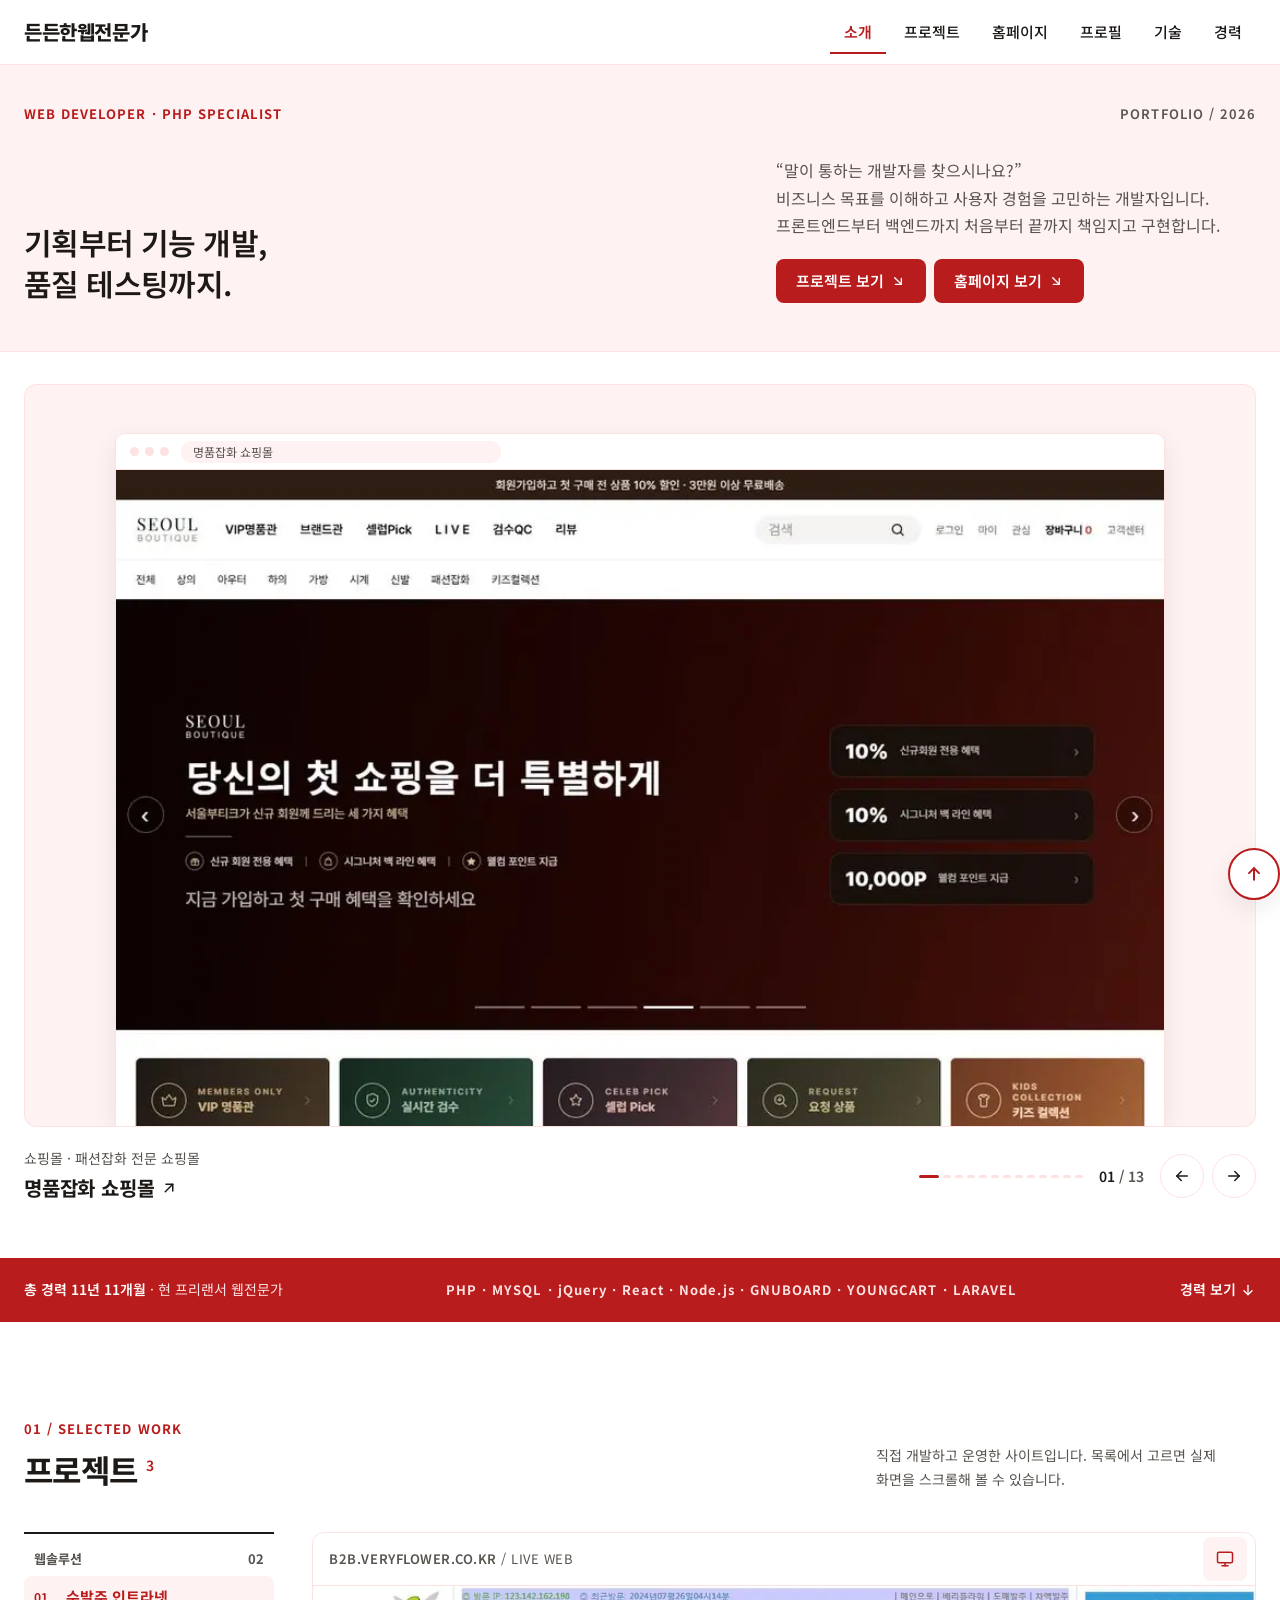
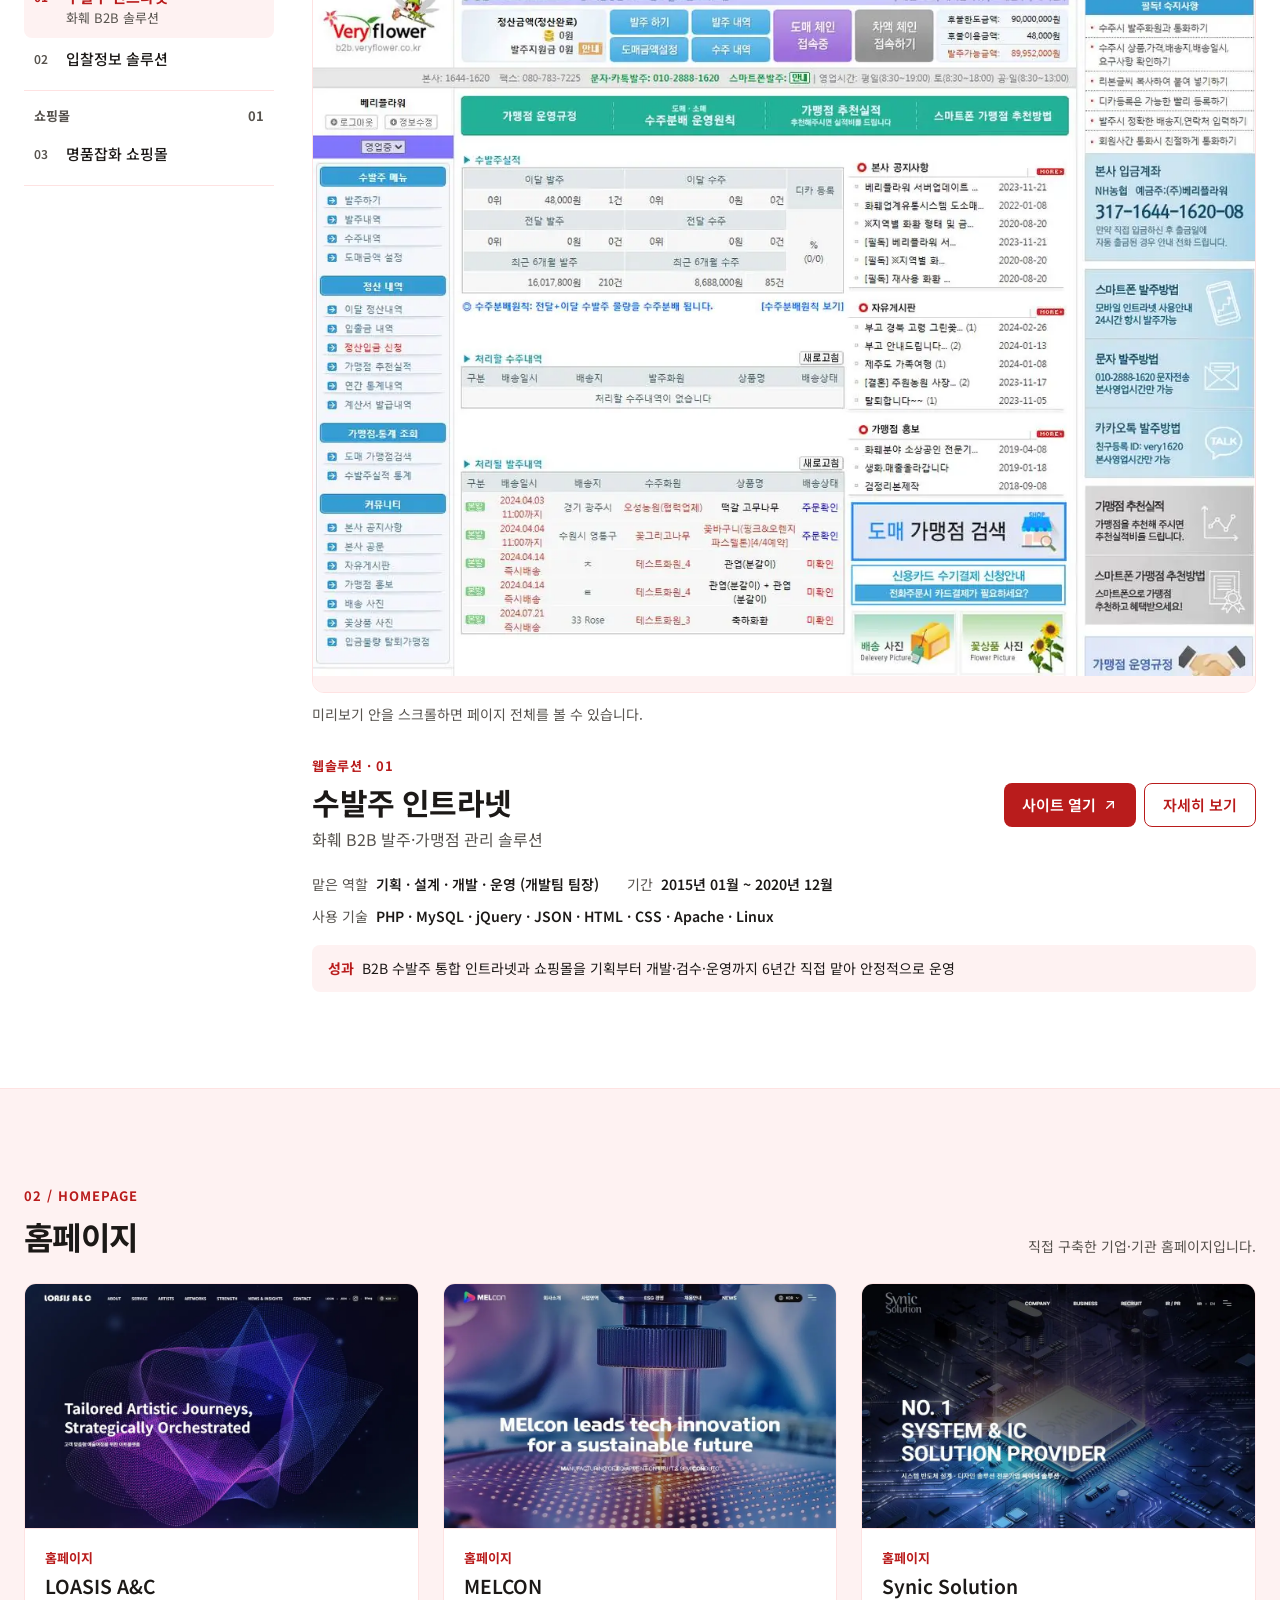
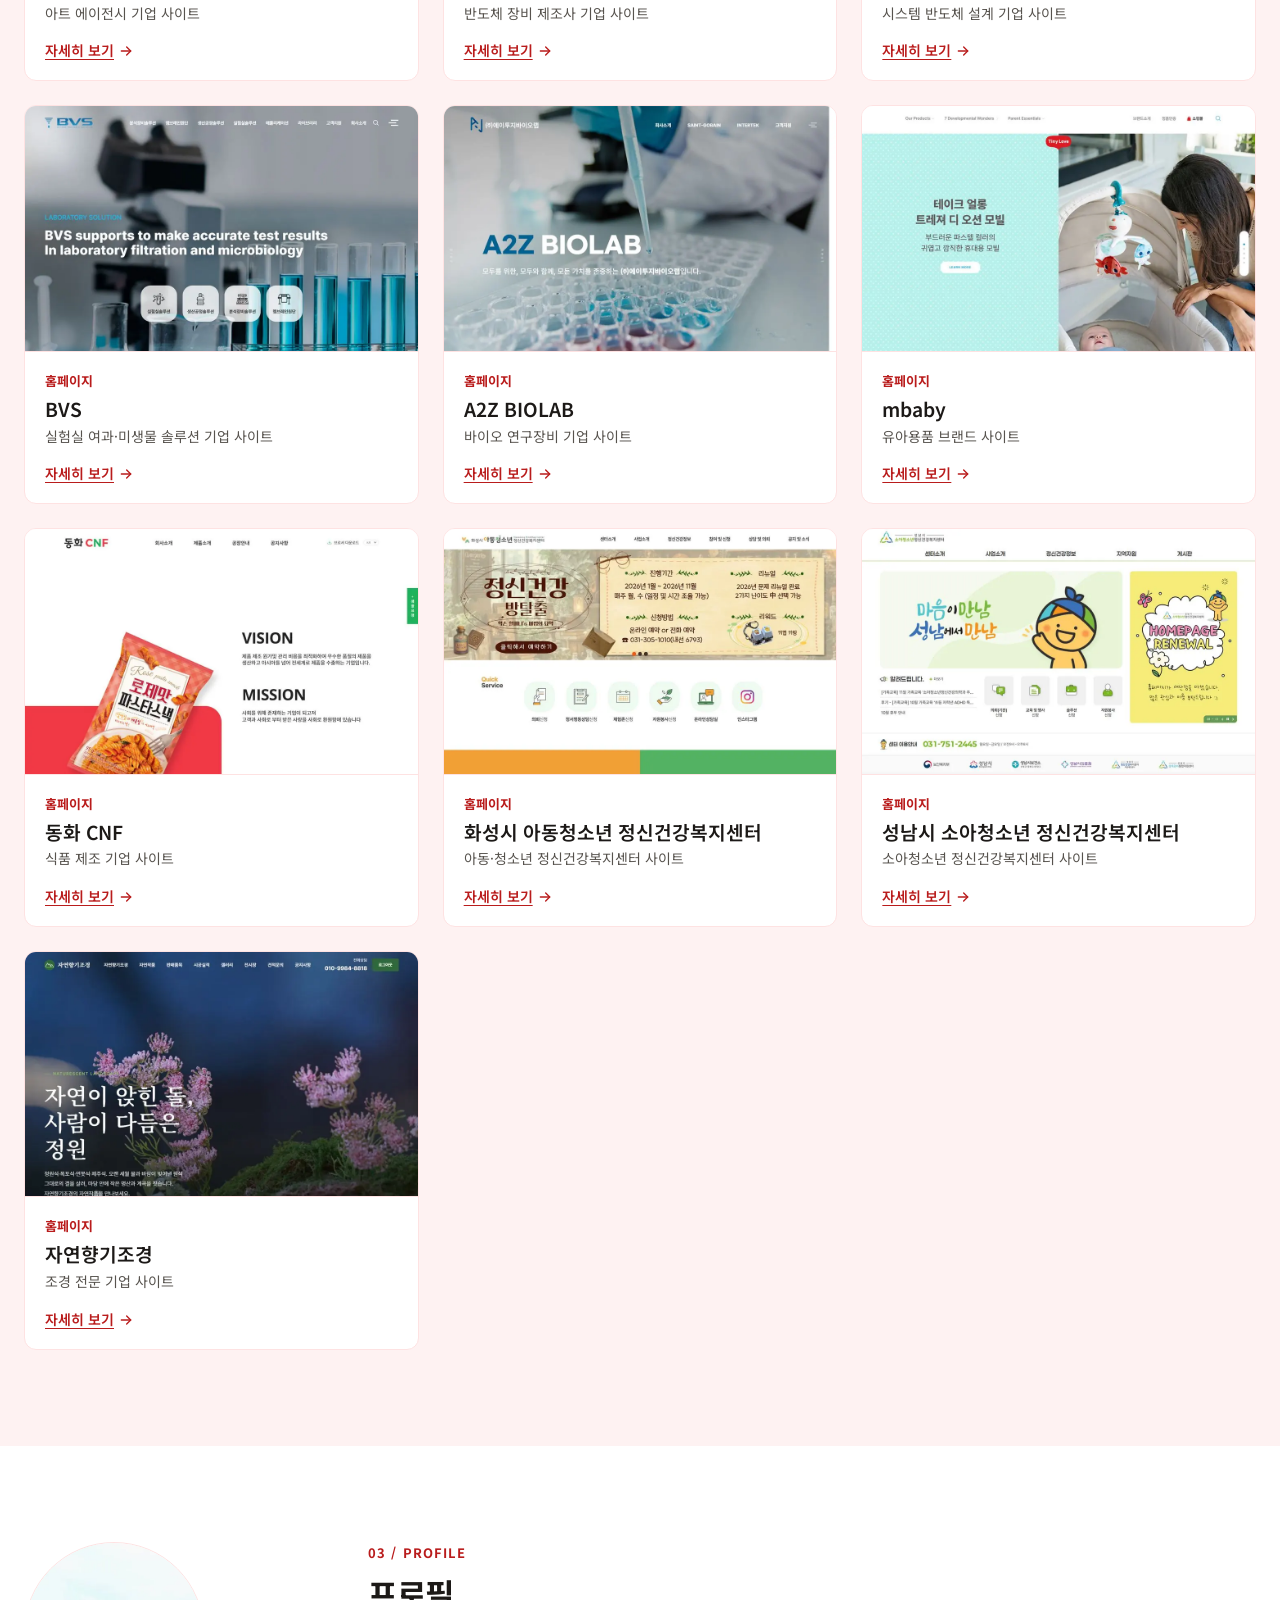
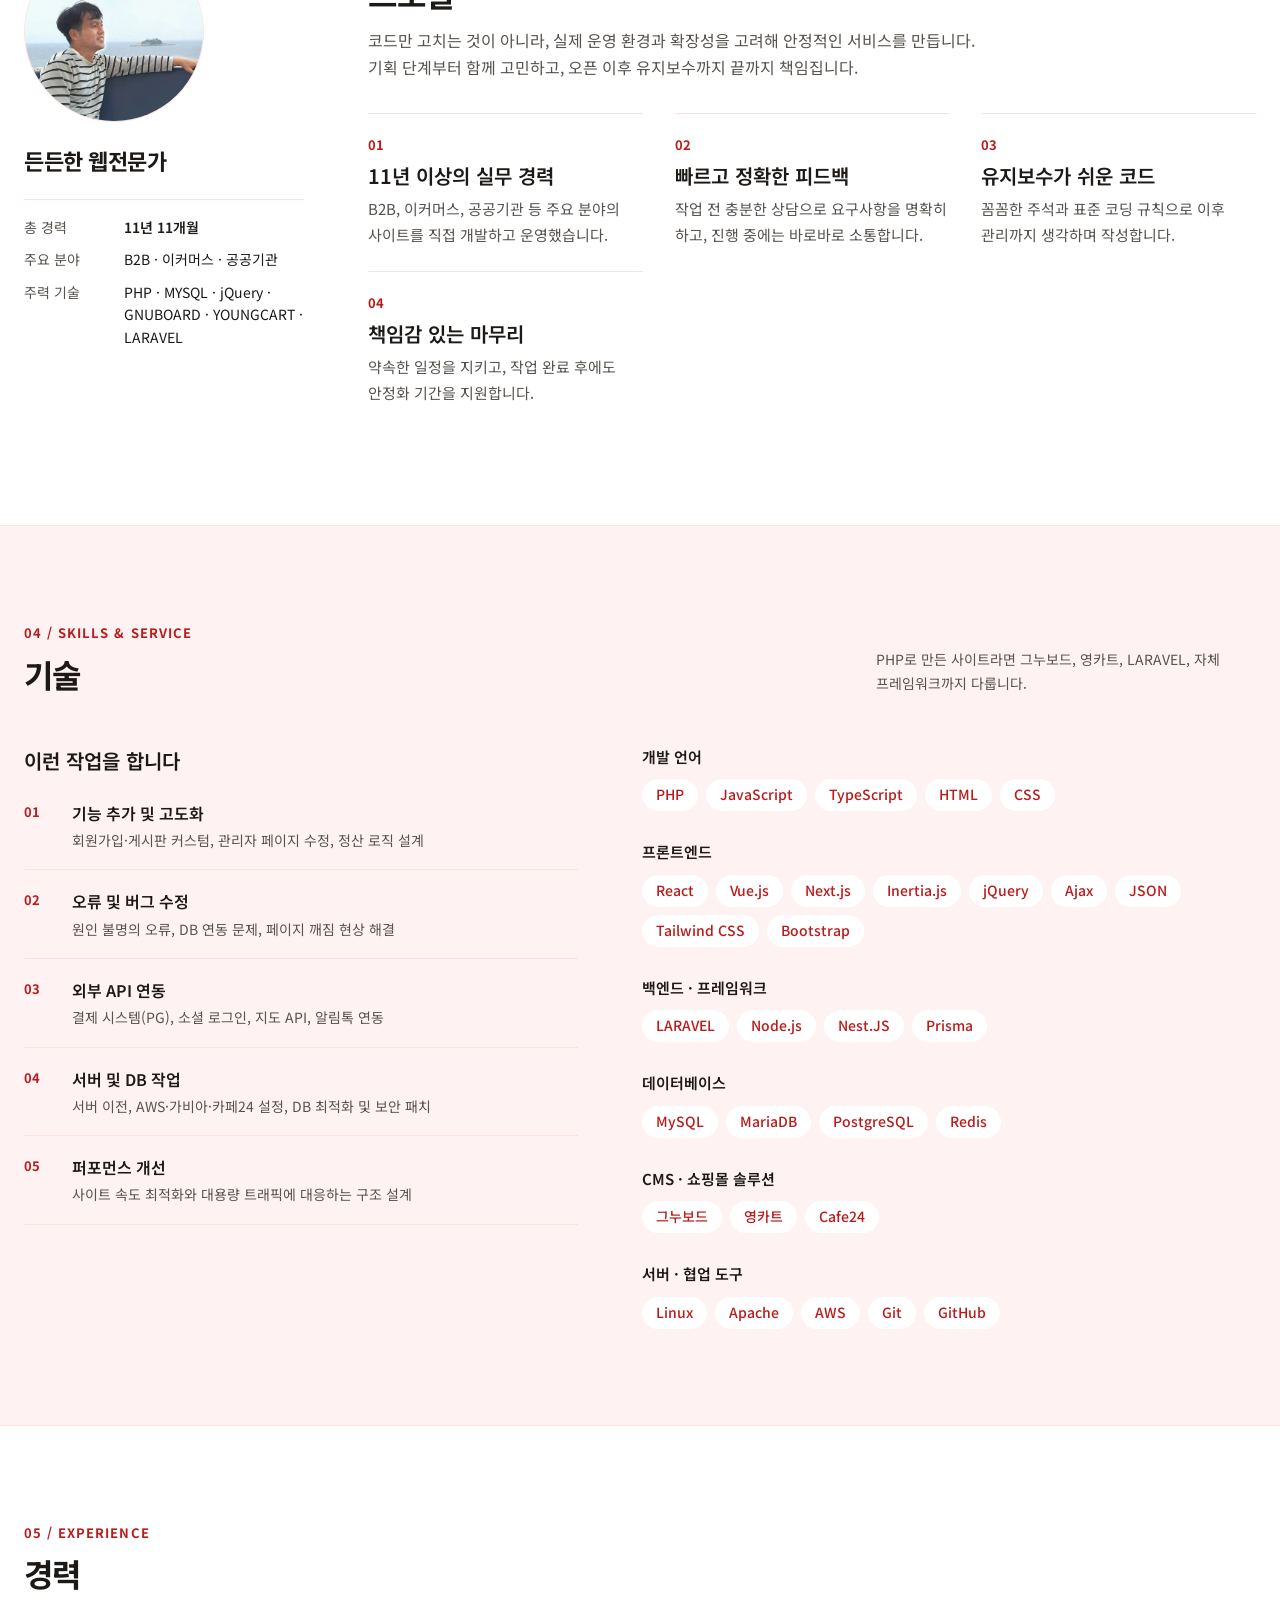
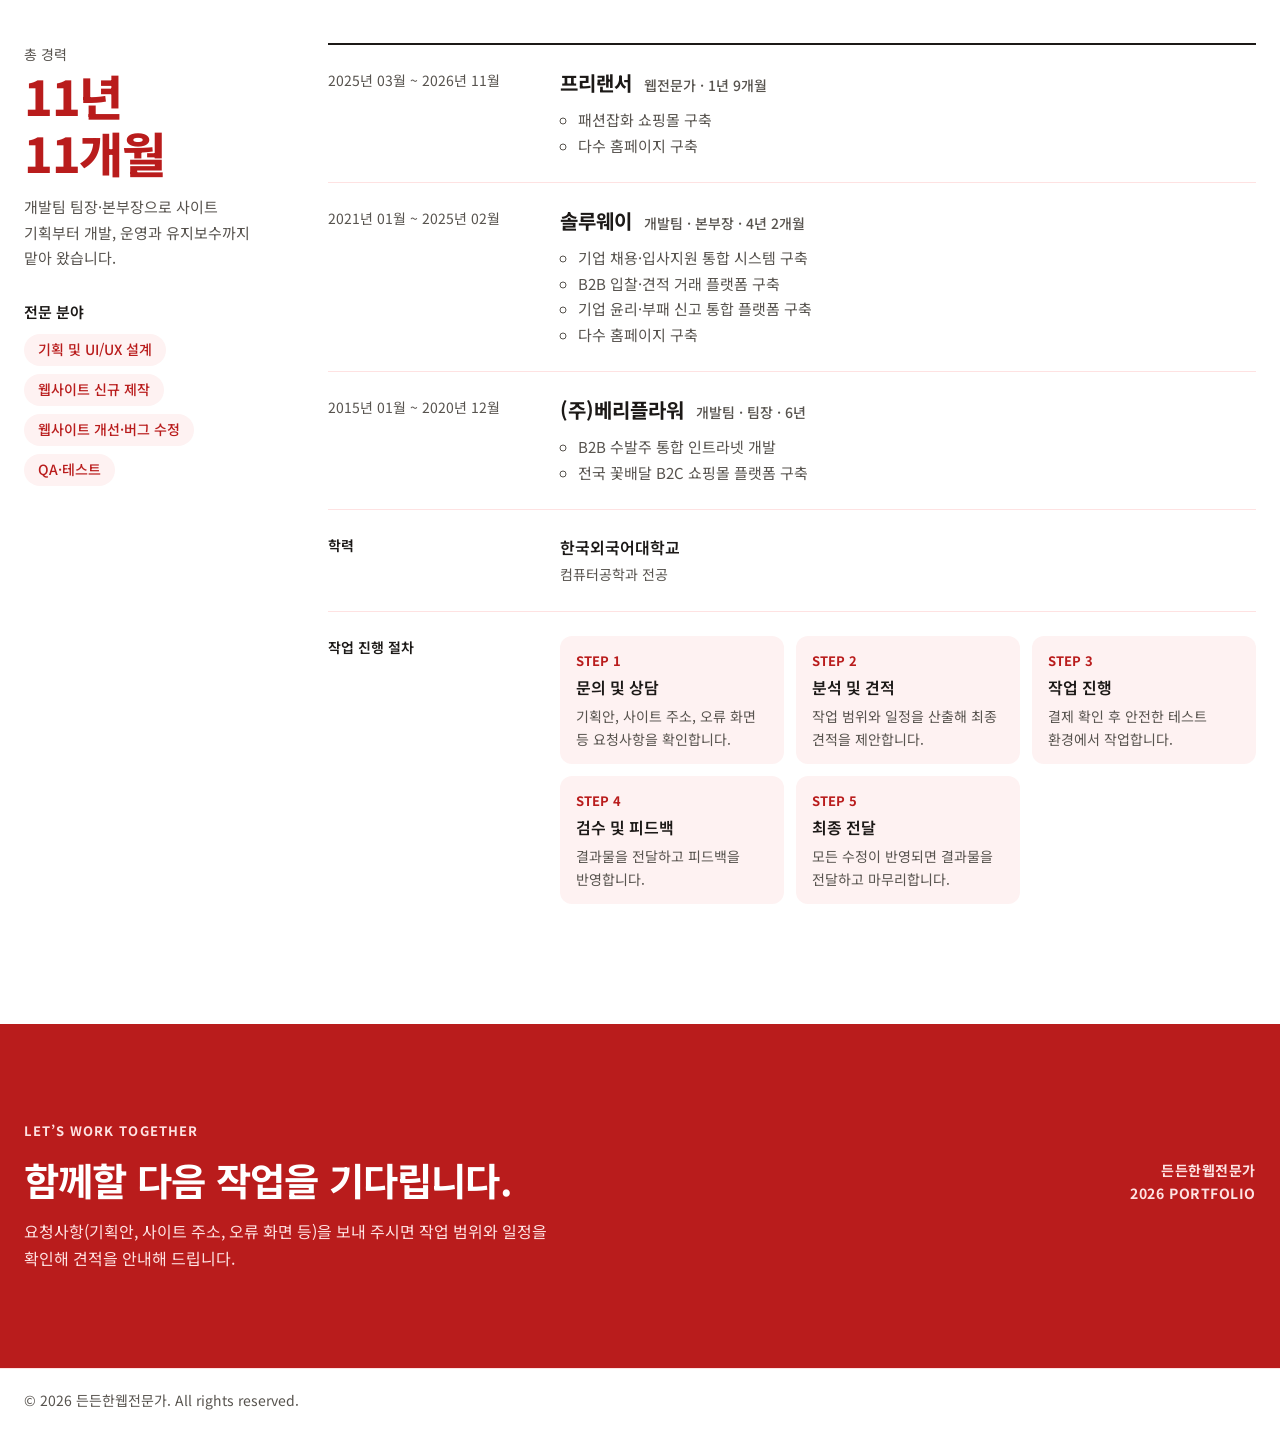
<file: index.html>
<!doctype html>
<html lang="ko">
<head>
<meta charset="utf-8">
<meta name="viewport" content="width=device-width, initial-scale=1">
<title>든든한 웹전문가 · 포트폴리오</title>
<meta name="description" content="든든한웹전문가 — 기획부터 기능 개발, 품질 테스팅까지. PHP·그누보드·영카트·LARAVEL 웹 개발 포트폴리오.">
<link rel="preconnect" href="https://fonts.googleapis.com">
<link rel="preconnect" href="https://fonts.gstatic.com" crossorigin>
<link rel="stylesheet" href="https://fonts.googleapis.com/css2?family=Noto+Sans+KR:wght@400;500;600;700;800&amp;display=swap">
<link rel="icon" href="images/favicon/favicon.svg" type="image/svg+xml">
<link rel="icon" href="images/favicon/favicon-32.png" sizes="32x32" type="image/png">
<link rel="icon" href="images/favicon/favicon-16.png" sizes="16x16" type="image/png">
<link rel="apple-touch-icon" href="images/favicon/apple-touch-icon.png">
<link rel="stylesheet" href="css/style.css">
</head>
<body>
<div class="pf" id="top" style="background:#FFFFFF;color:#1C1917;font-size:16px;line-height:1.7">

<!-- ============ 탑 메뉴 ============ -->
<header class="pf-header" data-header style="position:sticky;top:0;z-index:30;background:#FFFFFF;border-bottom:1px solid #FEE2E2">
  <div style="max-width:1280px;margin:0 auto;padding:0 clamp(16px,3vw,24px);height:clamp(60px,5vw,72px);display:flex;align-items:center;justify-content:space-between;gap:16px">
    <a href="#top" class="pf-logo"  aria-label="든든한웹전문가, 맨 위로" style="display:inline-flex;align-items:center;min-height:44px;text-decoration:none;color:#1C1917">
      <span style="font-weight:800;font-size:20px;letter-spacing:-0.02em">든든한웹전문가</span>
    </a>
    <span class="show-desk">
      <nav aria-label="주 메뉴">
        <ul style="display:flex;align-items:center;gap:4px;list-style:none;margin:0;padding:0">
          
            <li data-k="about" class="is-on">
              <span class="sw-on">
                <a href="#about" class="pf-nav__link" aria-current="location"  style="display:inline-flex;align-items:center;min-height:44px;padding:0 14px;font-size:15px;font-weight:600;color:#B91C1C;text-decoration:none;box-shadow:inset 0 -2px 0 #B91C1C">소개</a>
              </span>
              <span class="sw-off">
                <a href="#about" class="pf-nav__link"  style="display:inline-flex;align-items:center;min-height:44px;padding:0 14px;font-size:15px;font-weight:500;color:#1C1917;text-decoration:none">소개</a>
              </span>
            </li>
          
            <li data-k="projects">
              <span class="sw-on">
                <a href="#projects" class="pf-nav__link" aria-current="location"  style="display:inline-flex;align-items:center;min-height:44px;padding:0 14px;font-size:15px;font-weight:600;color:#B91C1C;text-decoration:none;box-shadow:inset 0 -2px 0 #B91C1C">프로젝트</a>
              </span>
              <span class="sw-off">
                <a href="#projects" class="pf-nav__link"  style="display:inline-flex;align-items:center;min-height:44px;padding:0 14px;font-size:15px;font-weight:500;color:#1C1917;text-decoration:none">프로젝트</a>
              </span>
            </li>
          
            <li data-k="all-projects">
              <span class="sw-on">
                <a href="#all-projects" class="pf-nav__link" aria-current="location"  style="display:inline-flex;align-items:center;min-height:44px;padding:0 14px;font-size:15px;font-weight:600;color:#B91C1C;text-decoration:none;box-shadow:inset 0 -2px 0 #B91C1C">홈페이지</a>
              </span>
              <span class="sw-off">
                <a href="#all-projects" class="pf-nav__link"  style="display:inline-flex;align-items:center;min-height:44px;padding:0 14px;font-size:15px;font-weight:500;color:#1C1917;text-decoration:none">홈페이지</a>
              </span>
            </li>
          
            <li data-k="work">
              <span class="sw-on">
                <a href="#work" class="pf-nav__link" aria-current="location"  style="display:inline-flex;align-items:center;min-height:44px;padding:0 14px;font-size:15px;font-weight:600;color:#B91C1C;text-decoration:none;box-shadow:inset 0 -2px 0 #B91C1C">프로필</a>
              </span>
              <span class="sw-off">
                <a href="#work" class="pf-nav__link"  style="display:inline-flex;align-items:center;min-height:44px;padding:0 14px;font-size:15px;font-weight:500;color:#1C1917;text-decoration:none">프로필</a>
              </span>
            </li>
          
            <li data-k="skills">
              <span class="sw-on">
                <a href="#skills" class="pf-nav__link" aria-current="location"  style="display:inline-flex;align-items:center;min-height:44px;padding:0 14px;font-size:15px;font-weight:600;color:#B91C1C;text-decoration:none;box-shadow:inset 0 -2px 0 #B91C1C">기술</a>
              </span>
              <span class="sw-off">
                <a href="#skills" class="pf-nav__link"  style="display:inline-flex;align-items:center;min-height:44px;padding:0 14px;font-size:15px;font-weight:500;color:#1C1917;text-decoration:none">기술</a>
              </span>
            </li>
          
            <li data-k="career">
              <span class="sw-on">
                <a href="#career" class="pf-nav__link" aria-current="location"  style="display:inline-flex;align-items:center;min-height:44px;padding:0 14px;font-size:15px;font-weight:600;color:#B91C1C;text-decoration:none;box-shadow:inset 0 -2px 0 #B91C1C">경력</a>
              </span>
              <span class="sw-off">
                <a href="#career" class="pf-nav__link"  style="display:inline-flex;align-items:center;min-height:44px;padding:0 14px;font-size:15px;font-weight:500;color:#1C1917;text-decoration:none">경력</a>
              </span>
            </li>
          
        </ul>
      </nav>
    </span>
    <span class="show-mob">
      <button type="button" class="pf-icon-btn" aria-label="메뉴 열기" aria-expanded="false" data-action="menu" style="width:44px;height:44px;display:inline-flex;align-items:center;justify-content:center;border:1px solid #FEE2E2;border-radius:8px;background:#FFFFFF;color:#1C1917">
        <span class="mi-closed">
          <svg width="22" height="22" viewBox="0 0 24 24" fill="none" stroke="currentColor" stroke-width="2" stroke-linecap="round" aria-hidden="true"><path d="M4 7h16"></path><path d="M4 12h16"></path><path d="M4 17h16"></path></svg>
        </span>
        <span class="mi-open">
          <svg width="22" height="22" viewBox="0 0 24 24" fill="none" stroke="currentColor" stroke-width="2" stroke-linecap="round" aria-hidden="true"><path d="M6 6l12 12"></path><path d="M18 6L6 18"></path></svg>
        </span>
      </button>
    </span>
  </div>
  <div class="mob-menu">
    <nav id="pf-mobile-menu" aria-label="모바일 메뉴" style="border-top:1px solid #FEE2E2;background:#FFFFFF;padding:8px 16px 20px;box-shadow:0 8px 24px rgba(28,25,23,.08)">
      <ul style="list-style:none;margin:0;padding:0;display:flex;flex-direction:column">
        
          <li data-k="about" class="is-on">
            <span class="sw-on">
              <a href="#about" aria-current="location" data-close-menu style="display:flex;align-items:center;justify-content:space-between;min-height:52px;padding:0 4px;border-bottom:2px solid #B91C1C;font-size:17px;font-weight:600;color:#B91C1C;text-decoration:none">소개 <span style="width:6px;height:6px;border-radius:999px;background:#B91C1C"></span></a>
            </span>
            <span class="sw-off">
              <a href="#about" data-close-menu style="display:flex;align-items:center;min-height:52px;padding:0 4px;border-bottom:1px solid #FEE2E2;font-size:17px;font-weight:500;color:#1C1917;text-decoration:none">소개</a>
            </span>
          </li>
        
          <li data-k="projects">
            <span class="sw-on">
              <a href="#projects" aria-current="location" data-close-menu style="display:flex;align-items:center;justify-content:space-between;min-height:52px;padding:0 4px;border-bottom:2px solid #B91C1C;font-size:17px;font-weight:600;color:#B91C1C;text-decoration:none">프로젝트 <span style="width:6px;height:6px;border-radius:999px;background:#B91C1C"></span></a>
            </span>
            <span class="sw-off">
              <a href="#projects" data-close-menu style="display:flex;align-items:center;min-height:52px;padding:0 4px;border-bottom:1px solid #FEE2E2;font-size:17px;font-weight:500;color:#1C1917;text-decoration:none">프로젝트</a>
            </span>
          </li>
        
          <li data-k="all-projects">
            <span class="sw-on">
              <a href="#all-projects" aria-current="location" data-close-menu style="display:flex;align-items:center;justify-content:space-between;min-height:52px;padding:0 4px;border-bottom:2px solid #B91C1C;font-size:17px;font-weight:600;color:#B91C1C;text-decoration:none">홈페이지 <span style="width:6px;height:6px;border-radius:999px;background:#B91C1C"></span></a>
            </span>
            <span class="sw-off">
              <a href="#all-projects" data-close-menu style="display:flex;align-items:center;min-height:52px;padding:0 4px;border-bottom:1px solid #FEE2E2;font-size:17px;font-weight:500;color:#1C1917;text-decoration:none">홈페이지</a>
            </span>
          </li>
        
          <li data-k="work">
            <span class="sw-on">
              <a href="#work" aria-current="location" data-close-menu style="display:flex;align-items:center;justify-content:space-between;min-height:52px;padding:0 4px;border-bottom:2px solid #B91C1C;font-size:17px;font-weight:600;color:#B91C1C;text-decoration:none">프로필 <span style="width:6px;height:6px;border-radius:999px;background:#B91C1C"></span></a>
            </span>
            <span class="sw-off">
              <a href="#work" data-close-menu style="display:flex;align-items:center;min-height:52px;padding:0 4px;border-bottom:1px solid #FEE2E2;font-size:17px;font-weight:500;color:#1C1917;text-decoration:none">프로필</a>
            </span>
          </li>
        
          <li data-k="skills">
            <span class="sw-on">
              <a href="#skills" aria-current="location" data-close-menu style="display:flex;align-items:center;justify-content:space-between;min-height:52px;padding:0 4px;border-bottom:2px solid #B91C1C;font-size:17px;font-weight:600;color:#B91C1C;text-decoration:none">기술 <span style="width:6px;height:6px;border-radius:999px;background:#B91C1C"></span></a>
            </span>
            <span class="sw-off">
              <a href="#skills" data-close-menu style="display:flex;align-items:center;min-height:52px;padding:0 4px;border-bottom:1px solid #FEE2E2;font-size:17px;font-weight:500;color:#1C1917;text-decoration:none">기술</a>
            </span>
          </li>
        
          <li data-k="career">
            <span class="sw-on">
              <a href="#career" aria-current="location" data-close-menu style="display:flex;align-items:center;justify-content:space-between;min-height:52px;padding:0 4px;border-bottom:2px solid #B91C1C;font-size:17px;font-weight:600;color:#B91C1C;text-decoration:none">경력 <span style="width:6px;height:6px;border-radius:999px;background:#B91C1C"></span></a>
            </span>
            <span class="sw-off">
              <a href="#career" data-close-menu style="display:flex;align-items:center;min-height:52px;padding:0 4px;border-bottom:1px solid #FEE2E2;font-size:17px;font-weight:500;color:#1C1917;text-decoration:none">경력</a>
            </span>
          </li>
        
      </ul>
    </nav>
  </div>
</header>

<main>
<!-- ============ 01 소개 ============ -->
<section id="about" aria-labelledby="about-title" style="scroll-margin-top:72px">
  <div style="background:#FEF2F2;border-bottom:1px solid #FEE2E2">
    <div style="max-width:1280px;margin:0 auto;padding:clamp(28px,3vw,40px) clamp(16px,3vw,24px) clamp(32px,4vw,48px)">
      <div style="display:flex;justify-content:space-between;flex-wrap:wrap;gap:8px;font-size:13px;font-weight:700;letter-spacing:.08em;color:#B91C1C">
        <span>WEB DEVELOPER · PHP SPECIALIST</span>
        <span style="color:#57534E;font-weight:600">PORTFOLIO / 2026</span>
      </div>
      <div style="display:flex;flex-wrap:wrap;align-items:flex-end;justify-content:space-between;gap:24px 48px;margin-top:clamp(20px,3vw,32px)">
        <h1 id="about-title" style="margin:0;display:flex;flex-wrap:wrap;align-items:center;gap:8px 28px;line-height:1.2">
          <span style="font-size:clamp(22px,2.4vw,30px);font-weight:600;letter-spacing:-0.02em;line-height:1.35">기획부터 기능 개발,<br>품질 테스팅까지.</span>
        </h1>
        <div style="flex:0 1 480px;min-width:0">
          <p style="margin:0;font-size:16px;color:#57534E;line-height:1.7">“말이 통하는 개발자를 찾으시나요?”<br>비즈니스 목표를 이해하고 사용자 경험을 고민하는 개발자입니다. 프론트엔드부터 백엔드까지 처음부터 끝까지 책임지고 구현합니다.</p>
          <div style="display:flex;flex-wrap:wrap;gap:8px;margin-top:20px">
            <a href="#projects" class="pf-btn--primary" style="display:inline-flex;align-items:center;gap:6px;min-height:44px;padding:0 20px;border-radius:8px;background:#B91C1C;color:#FFFFFF;font-size:15px;font-weight:600;text-decoration:none">프로젝트 보기
              <svg width="16" height="16" viewBox="0 0 24 24" fill="none" stroke="currentColor" stroke-width="2" stroke-linecap="round" stroke-linejoin="round" aria-hidden="true"><path d="M7 7l10 10"></path><path d="M17 8v9H8"></path></svg></a>
            <a href="#all-projects" class="pf-btn--primary" style="display:inline-flex;align-items:center;gap:6px;min-height:44px;padding:0 20px;border-radius:8px;background:#B91C1C;color:#FFFFFF;font-size:15px;font-weight:600;text-decoration:none">홈페이지 보기
              <svg width="16" height="16" viewBox="0 0 24 24" fill="none" stroke="currentColor" stroke-width="2" stroke-linecap="round" stroke-linejoin="round" aria-hidden="true"><path d="M7 7l10 10"></path><path d="M17 8v9H8"></path></svg></a>
          </div>
        </div>
      </div>
    </div>
  </div>

  <!-- 대표 작업 슬라이드 -->
  <div style="max-width:1280px;margin:0 auto;padding:clamp(20px,3vw,32px) clamp(16px,3vw,24px) 0">
<div class="slide is-cur" data-slide="0">    <span class="show-desk">
    <div style="background:#FEF2F2;border:1px solid #FEE2E2;border-radius:12px;padding:clamp(16px,4vw,48px) clamp(12px,7vw,104px) 0;overflow:hidden">
      <div style="background:#FFFFFF;border-radius:10px 10px 0 0;box-shadow:0 8px 24px rgba(28,25,23,.08);overflow:hidden;border:1px solid #FEE2E2;border-bottom:0">
        <div style="display:flex;align-items:center;gap:12px;height:36px;padding:0 14px;border-bottom:1px solid #FEE2E2;background:#FFFFFF">
          <span aria-hidden="true" style="display:flex;gap:6px"><span style="width:9px;height:9px;border-radius:999px;background:#FEE2E2"></span><span style="width:9px;height:9px;border-radius:999px;background:#FEE2E2"></span><span style="width:9px;height:9px;border-radius:999px;background:#FEE2E2"></span></span>
          <span style="flex:1;max-width:320px;height:22px;border-radius:999px;background:#FEF2F2;font-size:12px;line-height:22px;padding:0 12px;color:#57534E;overflow:hidden;white-space:nowrap">명품잡화 쇼핑몰</span>
        </div>
        <img src="images/boutique-thumb.webp" alt="명품잡화 쇼핑몰 메인 화면" style="display:block;width:100%;aspect-ratio:16/10;object-fit:cover;object-position:top">
      </div>
    </div>
    </span>
    <span class="show-mob">
      <div style="margin:0 calc(-1 * clamp(16px,3vw,24px));background:#FEF2F2;border-top:1px solid #FEE2E2;border-bottom:1px solid #FEE2E2">
        <img src="images/boutique-thumb.webp" alt="명품잡화 쇼핑몰 메인 화면" style="display:block;width:100%;aspect-ratio:16/9;object-fit:cover;object-position:top">
      </div>
    </span>
    <div style="display:flex;flex-wrap:wrap;align-items:center;justify-content:space-between;gap:16px;padding:20px 0 4px">
      <div style="flex:1 1 280px;min-width:0">
        <p style="margin:0;font-size:14px;color:#57534E;white-space:nowrap;overflow:hidden;text-overflow:ellipsis">쇼핑몰 · 패션잡화 전문 쇼핑몰</p>
        <a href="projects/boutique.html" class="pf-link" title="명품잡화 쇼핑몰" style="display:inline-flex;align-items:center;gap:6px;max-width:100%;min-height:36px;font-size:20px;font-weight:700;color:#1C1917;text-decoration:none;letter-spacing:-0.01em"><span style="min-width:0;white-space:nowrap;overflow:hidden;text-overflow:ellipsis">명품잡화 쇼핑몰</span>
          <svg width="18" height="18" viewBox="0 0 24 24" fill="none" stroke="currentColor" stroke-width="2" stroke-linecap="round" stroke-linejoin="round" aria-hidden="true"><path d="M7 17L17 7"></path><path d="M8 7h9v9"></path></svg></a>
      </div>
      <div style="display:flex;align-items:center;gap:16px">
        <div aria-hidden="true" style="display:flex;gap:4px">
            <span style="display:block;width:20px;height:3px;border-radius:999px;background:#B91C1C"></span>
            <span style="display:block;width:8px;height:3px;border-radius:999px;background:#FEE2E2"></span>
            <span style="display:block;width:8px;height:3px;border-radius:999px;background:#FEE2E2"></span>
            <span style="display:block;width:8px;height:3px;border-radius:999px;background:#FEE2E2"></span>
            <span style="display:block;width:8px;height:3px;border-radius:999px;background:#FEE2E2"></span>
            <span style="display:block;width:8px;height:3px;border-radius:999px;background:#FEE2E2"></span>
            <span style="display:block;width:8px;height:3px;border-radius:999px;background:#FEE2E2"></span>
            <span style="display:block;width:8px;height:3px;border-radius:999px;background:#FEE2E2"></span>
            <span style="display:block;width:8px;height:3px;border-radius:999px;background:#FEE2E2"></span>
            <span style="display:block;width:8px;height:3px;border-radius:999px;background:#FEE2E2"></span>
            <span style="display:block;width:8px;height:3px;border-radius:999px;background:#FEE2E2"></span>
            <span style="display:block;width:8px;height:3px;border-radius:999px;background:#FEE2E2"></span>
            <span style="display:block;width:8px;height:3px;border-radius:999px;background:#FEE2E2"></span>
        </div>
        <span style="font-size:14px;font-weight:600;color:#1C1917;font-variant-numeric:tabular-nums" aria-live="polite">01 <span style="color:#57534E">/ 13</span></span>
        <div style="display:flex;gap:8px">
          <button type="button" class="pf-icon-btn" aria-label="이전 작업" data-action="prev" style="width:44px;height:44px;border-radius:999px;border:1px solid #FEE2E2;background:#FFFFFF;color:#1C1917;display:inline-flex;align-items:center;justify-content:center">
            <svg width="18" height="18" viewBox="0 0 24 24" fill="none" stroke="currentColor" stroke-width="2" stroke-linecap="round" stroke-linejoin="round" aria-hidden="true"><path d="M19 12H5"></path><path d="M11 6l-6 6 6 6"></path></svg></button>
          <button type="button" class="pf-icon-btn" aria-label="다음 작업" data-action="next" style="width:44px;height:44px;border-radius:999px;border:1px solid #FEE2E2;background:#FFFFFF;color:#1C1917;display:inline-flex;align-items:center;justify-content:center">
            <svg width="18" height="18" viewBox="0 0 24 24" fill="none" stroke="currentColor" stroke-width="2" stroke-linecap="round" stroke-linejoin="round" aria-hidden="true"><path d="M5 12h14"></path><path d="M13 6l6 6-6 6"></path></svg></button>
        </div>
      </div>
    </div>
</div>
<div class="slide" data-slide="1">    <span class="show-desk">
    <div style="background:#FEF2F2;border:1px solid #FEE2E2;border-radius:12px;padding:clamp(16px,4vw,48px) clamp(12px,7vw,104px) 0;overflow:hidden">
      <div style="background:#FFFFFF;border-radius:10px 10px 0 0;box-shadow:0 8px 24px rgba(28,25,23,.08);overflow:hidden;border:1px solid #FEE2E2;border-bottom:0">
        <div style="display:flex;align-items:center;gap:12px;height:36px;padding:0 14px;border-bottom:1px solid #FEE2E2;background:#FFFFFF">
          <span aria-hidden="true" style="display:flex;gap:6px"><span style="width:9px;height:9px;border-radius:999px;background:#FEE2E2"></span><span style="width:9px;height:9px;border-radius:999px;background:#FEE2E2"></span><span style="width:9px;height:9px;border-radius:999px;background:#FEE2E2"></span></span>
          <span style="flex:1;max-width:320px;height:22px;border-radius:999px;background:#FEF2F2;font-size:12px;line-height:22px;padding:0 12px;color:#57534E;overflow:hidden;white-space:nowrap">b2b.veryflower.co.kr</span>
        </div>
        <img loading="lazy" src="images/veryflower-thumb.webp" alt="수발주 인트라넷 메인 화면" style="display:block;width:100%;aspect-ratio:16/10;object-fit:cover;object-position:top">
      </div>
    </div>
    </span>
    <span class="show-mob">
      <div style="margin:0 calc(-1 * clamp(16px,3vw,24px));background:#FEF2F2;border-top:1px solid #FEE2E2;border-bottom:1px solid #FEE2E2">
        <img loading="lazy" src="images/veryflower-thumb.webp" alt="수발주 인트라넷 메인 화면" style="display:block;width:100%;aspect-ratio:16/9;object-fit:cover;object-position:top">
      </div>
    </span>
    <div style="display:flex;flex-wrap:wrap;align-items:center;justify-content:space-between;gap:16px;padding:20px 0 4px">
      <div style="flex:1 1 280px;min-width:0">
        <p style="margin:0;font-size:14px;color:#57534E;white-space:nowrap;overflow:hidden;text-overflow:ellipsis">웹솔루션 · 화훼 B2B 발주·가맹점 관리 솔루션</p>
        <a href="projects/veryflower.html" class="pf-link" title="수발주 인트라넷" style="display:inline-flex;align-items:center;gap:6px;max-width:100%;min-height:36px;font-size:20px;font-weight:700;color:#1C1917;text-decoration:none;letter-spacing:-0.01em"><span style="min-width:0;white-space:nowrap;overflow:hidden;text-overflow:ellipsis">수발주 인트라넷</span>
          <svg width="18" height="18" viewBox="0 0 24 24" fill="none" stroke="currentColor" stroke-width="2" stroke-linecap="round" stroke-linejoin="round" aria-hidden="true"><path d="M7 17L17 7"></path><path d="M8 7h9v9"></path></svg></a>
      </div>
      <div style="display:flex;align-items:center;gap:16px">
        <div aria-hidden="true" style="display:flex;gap:4px">
            <span style="display:block;width:8px;height:3px;border-radius:999px;background:#FEE2E2"></span>
            <span style="display:block;width:20px;height:3px;border-radius:999px;background:#B91C1C"></span>
            <span style="display:block;width:8px;height:3px;border-radius:999px;background:#FEE2E2"></span>
            <span style="display:block;width:8px;height:3px;border-radius:999px;background:#FEE2E2"></span>
            <span style="display:block;width:8px;height:3px;border-radius:999px;background:#FEE2E2"></span>
            <span style="display:block;width:8px;height:3px;border-radius:999px;background:#FEE2E2"></span>
            <span style="display:block;width:8px;height:3px;border-radius:999px;background:#FEE2E2"></span>
            <span style="display:block;width:8px;height:3px;border-radius:999px;background:#FEE2E2"></span>
            <span style="display:block;width:8px;height:3px;border-radius:999px;background:#FEE2E2"></span>
            <span style="display:block;width:8px;height:3px;border-radius:999px;background:#FEE2E2"></span>
            <span style="display:block;width:8px;height:3px;border-radius:999px;background:#FEE2E2"></span>
            <span style="display:block;width:8px;height:3px;border-radius:999px;background:#FEE2E2"></span>
            <span style="display:block;width:8px;height:3px;border-radius:999px;background:#FEE2E2"></span>
        </div>
        <span style="font-size:14px;font-weight:600;color:#1C1917;font-variant-numeric:tabular-nums" aria-live="polite">02 <span style="color:#57534E">/ 13</span></span>
        <div style="display:flex;gap:8px">
          <button type="button" class="pf-icon-btn" aria-label="이전 작업" data-action="prev" style="width:44px;height:44px;border-radius:999px;border:1px solid #FEE2E2;background:#FFFFFF;color:#1C1917;display:inline-flex;align-items:center;justify-content:center">
            <svg width="18" height="18" viewBox="0 0 24 24" fill="none" stroke="currentColor" stroke-width="2" stroke-linecap="round" stroke-linejoin="round" aria-hidden="true"><path d="M19 12H5"></path><path d="M11 6l-6 6 6 6"></path></svg></button>
          <button type="button" class="pf-icon-btn" aria-label="다음 작업" data-action="next" style="width:44px;height:44px;border-radius:999px;border:1px solid #FEE2E2;background:#FFFFFF;color:#1C1917;display:inline-flex;align-items:center;justify-content:center">
            <svg width="18" height="18" viewBox="0 0 24 24" fill="none" stroke="currentColor" stroke-width="2" stroke-linecap="round" stroke-linejoin="round" aria-hidden="true"><path d="M5 12h14"></path><path d="M13 6l6 6-6 6"></path></svg></button>
        </div>
      </div>
    </div>
</div>
<div class="slide" data-slide="2">    <span class="show-desk">
    <div style="background:#FEF2F2;border:1px solid #FEE2E2;border-radius:12px;padding:clamp(16px,4vw,48px) clamp(12px,7vw,104px) 0;overflow:hidden">
      <div style="background:#FFFFFF;border-radius:10px 10px 0 0;box-shadow:0 8px 24px rgba(28,25,23,.08);overflow:hidden;border:1px solid #FEE2E2;border-bottom:0">
        <div style="display:flex;align-items:center;gap:12px;height:36px;padding:0 14px;border-bottom:1px solid #FEE2E2;background:#FFFFFF">
          <span aria-hidden="true" style="display:flex;gap:6px"><span style="width:9px;height:9px;border-radius:999px;background:#FEE2E2"></span><span style="width:9px;height:9px;border-radius:999px;background:#FEE2E2"></span><span style="width:9px;height:9px;border-radius:999px;background:#FEE2E2"></span></span>
          <span style="flex:1;max-width:320px;height:22px;border-radius:999px;background:#FEF2F2;font-size:12px;line-height:22px;padding:0 12px;color:#57534E;overflow:hidden;white-space:nowrap">bidk.co.kr</span>
        </div>
        <img loading="lazy" src="images/bidk-thumb.webp" alt="입찰정보 솔루션 메인 화면" style="display:block;width:100%;aspect-ratio:16/10;object-fit:cover;object-position:top">
      </div>
    </div>
    </span>
    <span class="show-mob">
      <div style="margin:0 calc(-1 * clamp(16px,3vw,24px));background:#FEF2F2;border-top:1px solid #FEE2E2;border-bottom:1px solid #FEE2E2">
        <img loading="lazy" src="images/bidk-thumb.webp" alt="입찰정보 솔루션 메인 화면" style="display:block;width:100%;aspect-ratio:16/9;object-fit:cover;object-position:top">
      </div>
    </span>
    <div style="display:flex;flex-wrap:wrap;align-items:center;justify-content:space-between;gap:16px;padding:20px 0 4px">
      <div style="flex:1 1 280px;min-width:0">
        <p style="margin:0;font-size:14px;color:#57534E;white-space:nowrap;overflow:hidden;text-overflow:ellipsis">웹솔루션 · 입찰 공고·개찰 결과·입찰 일정 조회 서비스</p>
        <a href="projects/bidk.html" class="pf-link" title="입찰정보 솔루션" style="display:inline-flex;align-items:center;gap:6px;max-width:100%;min-height:36px;font-size:20px;font-weight:700;color:#1C1917;text-decoration:none;letter-spacing:-0.01em"><span style="min-width:0;white-space:nowrap;overflow:hidden;text-overflow:ellipsis">입찰정보 솔루션</span>
          <svg width="18" height="18" viewBox="0 0 24 24" fill="none" stroke="currentColor" stroke-width="2" stroke-linecap="round" stroke-linejoin="round" aria-hidden="true"><path d="M7 17L17 7"></path><path d="M8 7h9v9"></path></svg></a>
      </div>
      <div style="display:flex;align-items:center;gap:16px">
        <div aria-hidden="true" style="display:flex;gap:4px">
            <span style="display:block;width:8px;height:3px;border-radius:999px;background:#FEE2E2"></span>
            <span style="display:block;width:8px;height:3px;border-radius:999px;background:#FEE2E2"></span>
            <span style="display:block;width:20px;height:3px;border-radius:999px;background:#B91C1C"></span>
            <span style="display:block;width:8px;height:3px;border-radius:999px;background:#FEE2E2"></span>
            <span style="display:block;width:8px;height:3px;border-radius:999px;background:#FEE2E2"></span>
            <span style="display:block;width:8px;height:3px;border-radius:999px;background:#FEE2E2"></span>
            <span style="display:block;width:8px;height:3px;border-radius:999px;background:#FEE2E2"></span>
            <span style="display:block;width:8px;height:3px;border-radius:999px;background:#FEE2E2"></span>
            <span style="display:block;width:8px;height:3px;border-radius:999px;background:#FEE2E2"></span>
            <span style="display:block;width:8px;height:3px;border-radius:999px;background:#FEE2E2"></span>
            <span style="display:block;width:8px;height:3px;border-radius:999px;background:#FEE2E2"></span>
            <span style="display:block;width:8px;height:3px;border-radius:999px;background:#FEE2E2"></span>
            <span style="display:block;width:8px;height:3px;border-radius:999px;background:#FEE2E2"></span>
        </div>
        <span style="font-size:14px;font-weight:600;color:#1C1917;font-variant-numeric:tabular-nums" aria-live="polite">03 <span style="color:#57534E">/ 13</span></span>
        <div style="display:flex;gap:8px">
          <button type="button" class="pf-icon-btn" aria-label="이전 작업" data-action="prev" style="width:44px;height:44px;border-radius:999px;border:1px solid #FEE2E2;background:#FFFFFF;color:#1C1917;display:inline-flex;align-items:center;justify-content:center">
            <svg width="18" height="18" viewBox="0 0 24 24" fill="none" stroke="currentColor" stroke-width="2" stroke-linecap="round" stroke-linejoin="round" aria-hidden="true"><path d="M19 12H5"></path><path d="M11 6l-6 6 6 6"></path></svg></button>
          <button type="button" class="pf-icon-btn" aria-label="다음 작업" data-action="next" style="width:44px;height:44px;border-radius:999px;border:1px solid #FEE2E2;background:#FFFFFF;color:#1C1917;display:inline-flex;align-items:center;justify-content:center">
            <svg width="18" height="18" viewBox="0 0 24 24" fill="none" stroke="currentColor" stroke-width="2" stroke-linecap="round" stroke-linejoin="round" aria-hidden="true"><path d="M5 12h14"></path><path d="M13 6l6 6-6 6"></path></svg></button>
        </div>
      </div>
    </div>
</div>
<div class="slide" data-slide="3">    <span class="show-desk">
    <div style="background:#FEF2F2;border:1px solid #FEE2E2;border-radius:12px;padding:clamp(16px,4vw,48px) clamp(12px,7vw,104px) 0;overflow:hidden">
      <div style="background:#FFFFFF;border-radius:10px 10px 0 0;box-shadow:0 8px 24px rgba(28,25,23,.08);overflow:hidden;border:1px solid #FEE2E2;border-bottom:0">
        <div style="display:flex;align-items:center;gap:12px;height:36px;padding:0 14px;border-bottom:1px solid #FEE2E2;background:#FFFFFF">
          <span aria-hidden="true" style="display:flex;gap:6px"><span style="width:9px;height:9px;border-radius:999px;background:#FEE2E2"></span><span style="width:9px;height:9px;border-radius:999px;background:#FEE2E2"></span><span style="width:9px;height:9px;border-radius:999px;background:#FEE2E2"></span></span>
          <span style="flex:1;max-width:320px;height:22px;border-radius:999px;background:#FEF2F2;font-size:12px;line-height:22px;padding:0 12px;color:#57534E;overflow:hidden;white-space:nowrap">loasisanc.com</span>
        </div>
        <img loading="lazy" src="images/loasis-thumb.webp" alt="LOASIS A&amp;C 메인 화면" style="display:block;width:100%;aspect-ratio:16/10;object-fit:cover;object-position:top">
      </div>
    </div>
    </span>
    <span class="show-mob">
      <div style="margin:0 calc(-1 * clamp(16px,3vw,24px));background:#FEF2F2;border-top:1px solid #FEE2E2;border-bottom:1px solid #FEE2E2">
        <img loading="lazy" src="images/loasis-thumb.webp" alt="LOASIS A&amp;C 메인 화면" style="display:block;width:100%;aspect-ratio:16/9;object-fit:cover;object-position:top">
      </div>
    </span>
    <div style="display:flex;flex-wrap:wrap;align-items:center;justify-content:space-between;gap:16px;padding:20px 0 4px">
      <div style="flex:1 1 280px;min-width:0">
        <p style="margin:0;font-size:14px;color:#57534E;white-space:nowrap;overflow:hidden;text-overflow:ellipsis">홈페이지 · 아트 에이전시 기업 사이트</p>
        <a href="projects/loasis.html" class="pf-link" title="LOASIS A&amp;C" style="display:inline-flex;align-items:center;gap:6px;max-width:100%;min-height:36px;font-size:20px;font-weight:700;color:#1C1917;text-decoration:none;letter-spacing:-0.01em"><span style="min-width:0;white-space:nowrap;overflow:hidden;text-overflow:ellipsis">LOASIS A&amp;C</span>
          <svg width="18" height="18" viewBox="0 0 24 24" fill="none" stroke="currentColor" stroke-width="2" stroke-linecap="round" stroke-linejoin="round" aria-hidden="true"><path d="M7 17L17 7"></path><path d="M8 7h9v9"></path></svg></a>
      </div>
      <div style="display:flex;align-items:center;gap:16px">
        <div aria-hidden="true" style="display:flex;gap:4px">
            <span style="display:block;width:8px;height:3px;border-radius:999px;background:#FEE2E2"></span>
            <span style="display:block;width:8px;height:3px;border-radius:999px;background:#FEE2E2"></span>
            <span style="display:block;width:8px;height:3px;border-radius:999px;background:#FEE2E2"></span>
            <span style="display:block;width:20px;height:3px;border-radius:999px;background:#B91C1C"></span>
            <span style="display:block;width:8px;height:3px;border-radius:999px;background:#FEE2E2"></span>
            <span style="display:block;width:8px;height:3px;border-radius:999px;background:#FEE2E2"></span>
            <span style="display:block;width:8px;height:3px;border-radius:999px;background:#FEE2E2"></span>
            <span style="display:block;width:8px;height:3px;border-radius:999px;background:#FEE2E2"></span>
            <span style="display:block;width:8px;height:3px;border-radius:999px;background:#FEE2E2"></span>
            <span style="display:block;width:8px;height:3px;border-radius:999px;background:#FEE2E2"></span>
            <span style="display:block;width:8px;height:3px;border-radius:999px;background:#FEE2E2"></span>
            <span style="display:block;width:8px;height:3px;border-radius:999px;background:#FEE2E2"></span>
            <span style="display:block;width:8px;height:3px;border-radius:999px;background:#FEE2E2"></span>
        </div>
        <span style="font-size:14px;font-weight:600;color:#1C1917;font-variant-numeric:tabular-nums" aria-live="polite">04 <span style="color:#57534E">/ 13</span></span>
        <div style="display:flex;gap:8px">
          <button type="button" class="pf-icon-btn" aria-label="이전 작업" data-action="prev" style="width:44px;height:44px;border-radius:999px;border:1px solid #FEE2E2;background:#FFFFFF;color:#1C1917;display:inline-flex;align-items:center;justify-content:center">
            <svg width="18" height="18" viewBox="0 0 24 24" fill="none" stroke="currentColor" stroke-width="2" stroke-linecap="round" stroke-linejoin="round" aria-hidden="true"><path d="M19 12H5"></path><path d="M11 6l-6 6 6 6"></path></svg></button>
          <button type="button" class="pf-icon-btn" aria-label="다음 작업" data-action="next" style="width:44px;height:44px;border-radius:999px;border:1px solid #FEE2E2;background:#FFFFFF;color:#1C1917;display:inline-flex;align-items:center;justify-content:center">
            <svg width="18" height="18" viewBox="0 0 24 24" fill="none" stroke="currentColor" stroke-width="2" stroke-linecap="round" stroke-linejoin="round" aria-hidden="true"><path d="M5 12h14"></path><path d="M13 6l6 6-6 6"></path></svg></button>
        </div>
      </div>
    </div>
</div>
<div class="slide" data-slide="4">    <span class="show-desk">
    <div style="background:#FEF2F2;border:1px solid #FEE2E2;border-radius:12px;padding:clamp(16px,4vw,48px) clamp(12px,7vw,104px) 0;overflow:hidden">
      <div style="background:#FFFFFF;border-radius:10px 10px 0 0;box-shadow:0 8px 24px rgba(28,25,23,.08);overflow:hidden;border:1px solid #FEE2E2;border-bottom:0">
        <div style="display:flex;align-items:center;gap:12px;height:36px;padding:0 14px;border-bottom:1px solid #FEE2E2;background:#FFFFFF">
          <span aria-hidden="true" style="display:flex;gap:6px"><span style="width:9px;height:9px;border-radius:999px;background:#FEE2E2"></span><span style="width:9px;height:9px;border-radius:999px;background:#FEE2E2"></span><span style="width:9px;height:9px;border-radius:999px;background:#FEE2E2"></span></span>
          <span style="flex:1;max-width:320px;height:22px;border-radius:999px;background:#FEF2F2;font-size:12px;line-height:22px;padding:0 12px;color:#57534E;overflow:hidden;white-space:nowrap">melcon.co.kr</span>
        </div>
        <img loading="lazy" src="images/melcon-thumb.webp" alt="MELCON 메인 화면" style="display:block;width:100%;aspect-ratio:16/10;object-fit:cover;object-position:top">
      </div>
    </div>
    </span>
    <span class="show-mob">
      <div style="margin:0 calc(-1 * clamp(16px,3vw,24px));background:#FEF2F2;border-top:1px solid #FEE2E2;border-bottom:1px solid #FEE2E2">
        <img loading="lazy" src="images/melcon-thumb.webp" alt="MELCON 메인 화면" style="display:block;width:100%;aspect-ratio:16/9;object-fit:cover;object-position:top">
      </div>
    </span>
    <div style="display:flex;flex-wrap:wrap;align-items:center;justify-content:space-between;gap:16px;padding:20px 0 4px">
      <div style="flex:1 1 280px;min-width:0">
        <p style="margin:0;font-size:14px;color:#57534E;white-space:nowrap;overflow:hidden;text-overflow:ellipsis">홈페이지 · 반도체 장비 제조사 기업 사이트</p>
        <a href="projects/melcon.html" class="pf-link" title="MELCON" style="display:inline-flex;align-items:center;gap:6px;max-width:100%;min-height:36px;font-size:20px;font-weight:700;color:#1C1917;text-decoration:none;letter-spacing:-0.01em"><span style="min-width:0;white-space:nowrap;overflow:hidden;text-overflow:ellipsis">MELCON</span>
          <svg width="18" height="18" viewBox="0 0 24 24" fill="none" stroke="currentColor" stroke-width="2" stroke-linecap="round" stroke-linejoin="round" aria-hidden="true"><path d="M7 17L17 7"></path><path d="M8 7h9v9"></path></svg></a>
      </div>
      <div style="display:flex;align-items:center;gap:16px">
        <div aria-hidden="true" style="display:flex;gap:4px">
            <span style="display:block;width:8px;height:3px;border-radius:999px;background:#FEE2E2"></span>
            <span style="display:block;width:8px;height:3px;border-radius:999px;background:#FEE2E2"></span>
            <span style="display:block;width:8px;height:3px;border-radius:999px;background:#FEE2E2"></span>
            <span style="display:block;width:8px;height:3px;border-radius:999px;background:#FEE2E2"></span>
            <span style="display:block;width:20px;height:3px;border-radius:999px;background:#B91C1C"></span>
            <span style="display:block;width:8px;height:3px;border-radius:999px;background:#FEE2E2"></span>
            <span style="display:block;width:8px;height:3px;border-radius:999px;background:#FEE2E2"></span>
            <span style="display:block;width:8px;height:3px;border-radius:999px;background:#FEE2E2"></span>
            <span style="display:block;width:8px;height:3px;border-radius:999px;background:#FEE2E2"></span>
            <span style="display:block;width:8px;height:3px;border-radius:999px;background:#FEE2E2"></span>
            <span style="display:block;width:8px;height:3px;border-radius:999px;background:#FEE2E2"></span>
            <span style="display:block;width:8px;height:3px;border-radius:999px;background:#FEE2E2"></span>
            <span style="display:block;width:8px;height:3px;border-radius:999px;background:#FEE2E2"></span>
        </div>
        <span style="font-size:14px;font-weight:600;color:#1C1917;font-variant-numeric:tabular-nums" aria-live="polite">05 <span style="color:#57534E">/ 13</span></span>
        <div style="display:flex;gap:8px">
          <button type="button" class="pf-icon-btn" aria-label="이전 작업" data-action="prev" style="width:44px;height:44px;border-radius:999px;border:1px solid #FEE2E2;background:#FFFFFF;color:#1C1917;display:inline-flex;align-items:center;justify-content:center">
            <svg width="18" height="18" viewBox="0 0 24 24" fill="none" stroke="currentColor" stroke-width="2" stroke-linecap="round" stroke-linejoin="round" aria-hidden="true"><path d="M19 12H5"></path><path d="M11 6l-6 6 6 6"></path></svg></button>
          <button type="button" class="pf-icon-btn" aria-label="다음 작업" data-action="next" style="width:44px;height:44px;border-radius:999px;border:1px solid #FEE2E2;background:#FFFFFF;color:#1C1917;display:inline-flex;align-items:center;justify-content:center">
            <svg width="18" height="18" viewBox="0 0 24 24" fill="none" stroke="currentColor" stroke-width="2" stroke-linecap="round" stroke-linejoin="round" aria-hidden="true"><path d="M5 12h14"></path><path d="M13 6l6 6-6 6"></path></svg></button>
        </div>
      </div>
    </div>
</div>
<div class="slide" data-slide="5">    <span class="show-desk">
    <div style="background:#FEF2F2;border:1px solid #FEE2E2;border-radius:12px;padding:clamp(16px,4vw,48px) clamp(12px,7vw,104px) 0;overflow:hidden">
      <div style="background:#FFFFFF;border-radius:10px 10px 0 0;box-shadow:0 8px 24px rgba(28,25,23,.08);overflow:hidden;border:1px solid #FEE2E2;border-bottom:0">
        <div style="display:flex;align-items:center;gap:12px;height:36px;padding:0 14px;border-bottom:1px solid #FEE2E2;background:#FFFFFF">
          <span aria-hidden="true" style="display:flex;gap:6px"><span style="width:9px;height:9px;border-radius:999px;background:#FEE2E2"></span><span style="width:9px;height:9px;border-radius:999px;background:#FEE2E2"></span><span style="width:9px;height:9px;border-radius:999px;background:#FEE2E2"></span></span>
          <span style="flex:1;max-width:320px;height:22px;border-radius:999px;background:#FEF2F2;font-size:12px;line-height:22px;padding:0 12px;color:#57534E;overflow:hidden;white-space:nowrap">synic.co.kr</span>
        </div>
        <img loading="lazy" src="images/synic-thumb.webp" alt="Synic Solution 메인 화면" style="display:block;width:100%;aspect-ratio:16/10;object-fit:cover;object-position:top">
      </div>
    </div>
    </span>
    <span class="show-mob">
      <div style="margin:0 calc(-1 * clamp(16px,3vw,24px));background:#FEF2F2;border-top:1px solid #FEE2E2;border-bottom:1px solid #FEE2E2">
        <img loading="lazy" src="images/synic-thumb.webp" alt="Synic Solution 메인 화면" style="display:block;width:100%;aspect-ratio:16/9;object-fit:cover;object-position:top">
      </div>
    </span>
    <div style="display:flex;flex-wrap:wrap;align-items:center;justify-content:space-between;gap:16px;padding:20px 0 4px">
      <div style="flex:1 1 280px;min-width:0">
        <p style="margin:0;font-size:14px;color:#57534E;white-space:nowrap;overflow:hidden;text-overflow:ellipsis">홈페이지 · 시스템 반도체 설계 기업 사이트</p>
        <a href="projects/synic.html" class="pf-link" title="Synic Solution" style="display:inline-flex;align-items:center;gap:6px;max-width:100%;min-height:36px;font-size:20px;font-weight:700;color:#1C1917;text-decoration:none;letter-spacing:-0.01em"><span style="min-width:0;white-space:nowrap;overflow:hidden;text-overflow:ellipsis">Synic Solution</span>
          <svg width="18" height="18" viewBox="0 0 24 24" fill="none" stroke="currentColor" stroke-width="2" stroke-linecap="round" stroke-linejoin="round" aria-hidden="true"><path d="M7 17L17 7"></path><path d="M8 7h9v9"></path></svg></a>
      </div>
      <div style="display:flex;align-items:center;gap:16px">
        <div aria-hidden="true" style="display:flex;gap:4px">
            <span style="display:block;width:8px;height:3px;border-radius:999px;background:#FEE2E2"></span>
            <span style="display:block;width:8px;height:3px;border-radius:999px;background:#FEE2E2"></span>
            <span style="display:block;width:8px;height:3px;border-radius:999px;background:#FEE2E2"></span>
            <span style="display:block;width:8px;height:3px;border-radius:999px;background:#FEE2E2"></span>
            <span style="display:block;width:8px;height:3px;border-radius:999px;background:#FEE2E2"></span>
            <span style="display:block;width:20px;height:3px;border-radius:999px;background:#B91C1C"></span>
            <span style="display:block;width:8px;height:3px;border-radius:999px;background:#FEE2E2"></span>
            <span style="display:block;width:8px;height:3px;border-radius:999px;background:#FEE2E2"></span>
            <span style="display:block;width:8px;height:3px;border-radius:999px;background:#FEE2E2"></span>
            <span style="display:block;width:8px;height:3px;border-radius:999px;background:#FEE2E2"></span>
            <span style="display:block;width:8px;height:3px;border-radius:999px;background:#FEE2E2"></span>
            <span style="display:block;width:8px;height:3px;border-radius:999px;background:#FEE2E2"></span>
            <span style="display:block;width:8px;height:3px;border-radius:999px;background:#FEE2E2"></span>
        </div>
        <span style="font-size:14px;font-weight:600;color:#1C1917;font-variant-numeric:tabular-nums" aria-live="polite">06 <span style="color:#57534E">/ 13</span></span>
        <div style="display:flex;gap:8px">
          <button type="button" class="pf-icon-btn" aria-label="이전 작업" data-action="prev" style="width:44px;height:44px;border-radius:999px;border:1px solid #FEE2E2;background:#FFFFFF;color:#1C1917;display:inline-flex;align-items:center;justify-content:center">
            <svg width="18" height="18" viewBox="0 0 24 24" fill="none" stroke="currentColor" stroke-width="2" stroke-linecap="round" stroke-linejoin="round" aria-hidden="true"><path d="M19 12H5"></path><path d="M11 6l-6 6 6 6"></path></svg></button>
          <button type="button" class="pf-icon-btn" aria-label="다음 작업" data-action="next" style="width:44px;height:44px;border-radius:999px;border:1px solid #FEE2E2;background:#FFFFFF;color:#1C1917;display:inline-flex;align-items:center;justify-content:center">
            <svg width="18" height="18" viewBox="0 0 24 24" fill="none" stroke="currentColor" stroke-width="2" stroke-linecap="round" stroke-linejoin="round" aria-hidden="true"><path d="M5 12h14"></path><path d="M13 6l6 6-6 6"></path></svg></button>
        </div>
      </div>
    </div>
</div>
<div class="slide" data-slide="6">    <span class="show-desk">
    <div style="background:#FEF2F2;border:1px solid #FEE2E2;border-radius:12px;padding:clamp(16px,4vw,48px) clamp(12px,7vw,104px) 0;overflow:hidden">
      <div style="background:#FFFFFF;border-radius:10px 10px 0 0;box-shadow:0 8px 24px rgba(28,25,23,.08);overflow:hidden;border:1px solid #FEE2E2;border-bottom:0">
        <div style="display:flex;align-items:center;gap:12px;height:36px;padding:0 14px;border-bottom:1px solid #FEE2E2;background:#FFFFFF">
          <span aria-hidden="true" style="display:flex;gap:6px"><span style="width:9px;height:9px;border-radius:999px;background:#FEE2E2"></span><span style="width:9px;height:9px;border-radius:999px;background:#FEE2E2"></span><span style="width:9px;height:9px;border-radius:999px;background:#FEE2E2"></span></span>
          <span style="flex:1;max-width:320px;height:22px;border-radius:999px;background:#FEF2F2;font-size:12px;line-height:22px;padding:0 12px;color:#57534E;overflow:hidden;white-space:nowrap">bvskorea.com</span>
        </div>
        <img loading="lazy" src="images/bvs-thumb.webp" alt="BVS 메인 화면" style="display:block;width:100%;aspect-ratio:16/10;object-fit:cover;object-position:top">
      </div>
    </div>
    </span>
    <span class="show-mob">
      <div style="margin:0 calc(-1 * clamp(16px,3vw,24px));background:#FEF2F2;border-top:1px solid #FEE2E2;border-bottom:1px solid #FEE2E2">
        <img loading="lazy" src="images/bvs-thumb.webp" alt="BVS 메인 화면" style="display:block;width:100%;aspect-ratio:16/9;object-fit:cover;object-position:top">
      </div>
    </span>
    <div style="display:flex;flex-wrap:wrap;align-items:center;justify-content:space-between;gap:16px;padding:20px 0 4px">
      <div style="flex:1 1 280px;min-width:0">
        <p style="margin:0;font-size:14px;color:#57534E;white-space:nowrap;overflow:hidden;text-overflow:ellipsis">홈페이지 · 실험실 여과·미생물 솔루션 기업 사이트</p>
        <a href="projects/bvs.html" class="pf-link" title="BVS" style="display:inline-flex;align-items:center;gap:6px;max-width:100%;min-height:36px;font-size:20px;font-weight:700;color:#1C1917;text-decoration:none;letter-spacing:-0.01em"><span style="min-width:0;white-space:nowrap;overflow:hidden;text-overflow:ellipsis">BVS</span>
          <svg width="18" height="18" viewBox="0 0 24 24" fill="none" stroke="currentColor" stroke-width="2" stroke-linecap="round" stroke-linejoin="round" aria-hidden="true"><path d="M7 17L17 7"></path><path d="M8 7h9v9"></path></svg></a>
      </div>
      <div style="display:flex;align-items:center;gap:16px">
        <div aria-hidden="true" style="display:flex;gap:4px">
            <span style="display:block;width:8px;height:3px;border-radius:999px;background:#FEE2E2"></span>
            <span style="display:block;width:8px;height:3px;border-radius:999px;background:#FEE2E2"></span>
            <span style="display:block;width:8px;height:3px;border-radius:999px;background:#FEE2E2"></span>
            <span style="display:block;width:8px;height:3px;border-radius:999px;background:#FEE2E2"></span>
            <span style="display:block;width:8px;height:3px;border-radius:999px;background:#FEE2E2"></span>
            <span style="display:block;width:8px;height:3px;border-radius:999px;background:#FEE2E2"></span>
            <span style="display:block;width:20px;height:3px;border-radius:999px;background:#B91C1C"></span>
            <span style="display:block;width:8px;height:3px;border-radius:999px;background:#FEE2E2"></span>
            <span style="display:block;width:8px;height:3px;border-radius:999px;background:#FEE2E2"></span>
            <span style="display:block;width:8px;height:3px;border-radius:999px;background:#FEE2E2"></span>
            <span style="display:block;width:8px;height:3px;border-radius:999px;background:#FEE2E2"></span>
            <span style="display:block;width:8px;height:3px;border-radius:999px;background:#FEE2E2"></span>
            <span style="display:block;width:8px;height:3px;border-radius:999px;background:#FEE2E2"></span>
        </div>
        <span style="font-size:14px;font-weight:600;color:#1C1917;font-variant-numeric:tabular-nums" aria-live="polite">07 <span style="color:#57534E">/ 13</span></span>
        <div style="display:flex;gap:8px">
          <button type="button" class="pf-icon-btn" aria-label="이전 작업" data-action="prev" style="width:44px;height:44px;border-radius:999px;border:1px solid #FEE2E2;background:#FFFFFF;color:#1C1917;display:inline-flex;align-items:center;justify-content:center">
            <svg width="18" height="18" viewBox="0 0 24 24" fill="none" stroke="currentColor" stroke-width="2" stroke-linecap="round" stroke-linejoin="round" aria-hidden="true"><path d="M19 12H5"></path><path d="M11 6l-6 6 6 6"></path></svg></button>
          <button type="button" class="pf-icon-btn" aria-label="다음 작업" data-action="next" style="width:44px;height:44px;border-radius:999px;border:1px solid #FEE2E2;background:#FFFFFF;color:#1C1917;display:inline-flex;align-items:center;justify-content:center">
            <svg width="18" height="18" viewBox="0 0 24 24" fill="none" stroke="currentColor" stroke-width="2" stroke-linecap="round" stroke-linejoin="round" aria-hidden="true"><path d="M5 12h14"></path><path d="M13 6l6 6-6 6"></path></svg></button>
        </div>
      </div>
    </div>
</div>
<div class="slide" data-slide="7">    <span class="show-desk">
    <div style="background:#FEF2F2;border:1px solid #FEE2E2;border-radius:12px;padding:clamp(16px,4vw,48px) clamp(12px,7vw,104px) 0;overflow:hidden">
      <div style="background:#FFFFFF;border-radius:10px 10px 0 0;box-shadow:0 8px 24px rgba(28,25,23,.08);overflow:hidden;border:1px solid #FEE2E2;border-bottom:0">
        <div style="display:flex;align-items:center;gap:12px;height:36px;padding:0 14px;border-bottom:1px solid #FEE2E2;background:#FFFFFF">
          <span aria-hidden="true" style="display:flex;gap:6px"><span style="width:9px;height:9px;border-radius:999px;background:#FEE2E2"></span><span style="width:9px;height:9px;border-radius:999px;background:#FEE2E2"></span><span style="width:9px;height:9px;border-radius:999px;background:#FEE2E2"></span></span>
          <span style="flex:1;max-width:320px;height:22px;border-radius:999px;background:#FEF2F2;font-size:12px;line-height:22px;padding:0 12px;color:#57534E;overflow:hidden;white-space:nowrap">a2zbiolab.com</span>
        </div>
        <img loading="lazy" src="images/a2z-thumb.webp" alt="A2Z BIOLAB 메인 화면" style="display:block;width:100%;aspect-ratio:16/10;object-fit:cover;object-position:top">
      </div>
    </div>
    </span>
    <span class="show-mob">
      <div style="margin:0 calc(-1 * clamp(16px,3vw,24px));background:#FEF2F2;border-top:1px solid #FEE2E2;border-bottom:1px solid #FEE2E2">
        <img loading="lazy" src="images/a2z-thumb.webp" alt="A2Z BIOLAB 메인 화면" style="display:block;width:100%;aspect-ratio:16/9;object-fit:cover;object-position:top">
      </div>
    </span>
    <div style="display:flex;flex-wrap:wrap;align-items:center;justify-content:space-between;gap:16px;padding:20px 0 4px">
      <div style="flex:1 1 280px;min-width:0">
        <p style="margin:0;font-size:14px;color:#57534E;white-space:nowrap;overflow:hidden;text-overflow:ellipsis">홈페이지 · 바이오 연구장비 기업 사이트</p>
        <a href="projects/a2z.html" class="pf-link" title="A2Z BIOLAB" style="display:inline-flex;align-items:center;gap:6px;max-width:100%;min-height:36px;font-size:20px;font-weight:700;color:#1C1917;text-decoration:none;letter-spacing:-0.01em"><span style="min-width:0;white-space:nowrap;overflow:hidden;text-overflow:ellipsis">A2Z BIOLAB</span>
          <svg width="18" height="18" viewBox="0 0 24 24" fill="none" stroke="currentColor" stroke-width="2" stroke-linecap="round" stroke-linejoin="round" aria-hidden="true"><path d="M7 17L17 7"></path><path d="M8 7h9v9"></path></svg></a>
      </div>
      <div style="display:flex;align-items:center;gap:16px">
        <div aria-hidden="true" style="display:flex;gap:4px">
            <span style="display:block;width:8px;height:3px;border-radius:999px;background:#FEE2E2"></span>
            <span style="display:block;width:8px;height:3px;border-radius:999px;background:#FEE2E2"></span>
            <span style="display:block;width:8px;height:3px;border-radius:999px;background:#FEE2E2"></span>
            <span style="display:block;width:8px;height:3px;border-radius:999px;background:#FEE2E2"></span>
            <span style="display:block;width:8px;height:3px;border-radius:999px;background:#FEE2E2"></span>
            <span style="display:block;width:8px;height:3px;border-radius:999px;background:#FEE2E2"></span>
            <span style="display:block;width:8px;height:3px;border-radius:999px;background:#FEE2E2"></span>
            <span style="display:block;width:20px;height:3px;border-radius:999px;background:#B91C1C"></span>
            <span style="display:block;width:8px;height:3px;border-radius:999px;background:#FEE2E2"></span>
            <span style="display:block;width:8px;height:3px;border-radius:999px;background:#FEE2E2"></span>
            <span style="display:block;width:8px;height:3px;border-radius:999px;background:#FEE2E2"></span>
            <span style="display:block;width:8px;height:3px;border-radius:999px;background:#FEE2E2"></span>
            <span style="display:block;width:8px;height:3px;border-radius:999px;background:#FEE2E2"></span>
        </div>
        <span style="font-size:14px;font-weight:600;color:#1C1917;font-variant-numeric:tabular-nums" aria-live="polite">08 <span style="color:#57534E">/ 13</span></span>
        <div style="display:flex;gap:8px">
          <button type="button" class="pf-icon-btn" aria-label="이전 작업" data-action="prev" style="width:44px;height:44px;border-radius:999px;border:1px solid #FEE2E2;background:#FFFFFF;color:#1C1917;display:inline-flex;align-items:center;justify-content:center">
            <svg width="18" height="18" viewBox="0 0 24 24" fill="none" stroke="currentColor" stroke-width="2" stroke-linecap="round" stroke-linejoin="round" aria-hidden="true"><path d="M19 12H5"></path><path d="M11 6l-6 6 6 6"></path></svg></button>
          <button type="button" class="pf-icon-btn" aria-label="다음 작업" data-action="next" style="width:44px;height:44px;border-radius:999px;border:1px solid #FEE2E2;background:#FFFFFF;color:#1C1917;display:inline-flex;align-items:center;justify-content:center">
            <svg width="18" height="18" viewBox="0 0 24 24" fill="none" stroke="currentColor" stroke-width="2" stroke-linecap="round" stroke-linejoin="round" aria-hidden="true"><path d="M5 12h14"></path><path d="M13 6l6 6-6 6"></path></svg></button>
        </div>
      </div>
    </div>
</div>
<div class="slide" data-slide="8">    <span class="show-desk">
    <div style="background:#FEF2F2;border:1px solid #FEE2E2;border-radius:12px;padding:clamp(16px,4vw,48px) clamp(12px,7vw,104px) 0;overflow:hidden">
      <div style="background:#FFFFFF;border-radius:10px 10px 0 0;box-shadow:0 8px 24px rgba(28,25,23,.08);overflow:hidden;border:1px solid #FEE2E2;border-bottom:0">
        <div style="display:flex;align-items:center;gap:12px;height:36px;padding:0 14px;border-bottom:1px solid #FEE2E2;background:#FFFFFF">
          <span aria-hidden="true" style="display:flex;gap:6px"><span style="width:9px;height:9px;border-radius:999px;background:#FEE2E2"></span><span style="width:9px;height:9px;border-radius:999px;background:#FEE2E2"></span><span style="width:9px;height:9px;border-radius:999px;background:#FEE2E2"></span></span>
          <span style="flex:1;max-width:320px;height:22px;border-radius:999px;background:#FEF2F2;font-size:12px;line-height:22px;padding:0 12px;color:#57534E;overflow:hidden;white-space:nowrap">tinylove.co.kr</span>
        </div>
        <img loading="lazy" src="images/tinylove-thumb.webp" alt="mbaby 메인 화면" style="display:block;width:100%;aspect-ratio:16/10;object-fit:cover;object-position:top">
      </div>
    </div>
    </span>
    <span class="show-mob">
      <div style="margin:0 calc(-1 * clamp(16px,3vw,24px));background:#FEF2F2;border-top:1px solid #FEE2E2;border-bottom:1px solid #FEE2E2">
        <img loading="lazy" src="images/tinylove-thumb.webp" alt="mbaby 메인 화면" style="display:block;width:100%;aspect-ratio:16/9;object-fit:cover;object-position:top">
      </div>
    </span>
    <div style="display:flex;flex-wrap:wrap;align-items:center;justify-content:space-between;gap:16px;padding:20px 0 4px">
      <div style="flex:1 1 280px;min-width:0">
        <p style="margin:0;font-size:14px;color:#57534E;white-space:nowrap;overflow:hidden;text-overflow:ellipsis">홈페이지 · 유아용품 브랜드 사이트</p>
        <a href="projects/tinylove.html" class="pf-link" title="mbaby" style="display:inline-flex;align-items:center;gap:6px;max-width:100%;min-height:36px;font-size:20px;font-weight:700;color:#1C1917;text-decoration:none;letter-spacing:-0.01em"><span style="min-width:0;white-space:nowrap;overflow:hidden;text-overflow:ellipsis">mbaby</span>
          <svg width="18" height="18" viewBox="0 0 24 24" fill="none" stroke="currentColor" stroke-width="2" stroke-linecap="round" stroke-linejoin="round" aria-hidden="true"><path d="M7 17L17 7"></path><path d="M8 7h9v9"></path></svg></a>
      </div>
      <div style="display:flex;align-items:center;gap:16px">
        <div aria-hidden="true" style="display:flex;gap:4px">
            <span style="display:block;width:8px;height:3px;border-radius:999px;background:#FEE2E2"></span>
            <span style="display:block;width:8px;height:3px;border-radius:999px;background:#FEE2E2"></span>
            <span style="display:block;width:8px;height:3px;border-radius:999px;background:#FEE2E2"></span>
            <span style="display:block;width:8px;height:3px;border-radius:999px;background:#FEE2E2"></span>
            <span style="display:block;width:8px;height:3px;border-radius:999px;background:#FEE2E2"></span>
            <span style="display:block;width:8px;height:3px;border-radius:999px;background:#FEE2E2"></span>
            <span style="display:block;width:8px;height:3px;border-radius:999px;background:#FEE2E2"></span>
            <span style="display:block;width:8px;height:3px;border-radius:999px;background:#FEE2E2"></span>
            <span style="display:block;width:20px;height:3px;border-radius:999px;background:#B91C1C"></span>
            <span style="display:block;width:8px;height:3px;border-radius:999px;background:#FEE2E2"></span>
            <span style="display:block;width:8px;height:3px;border-radius:999px;background:#FEE2E2"></span>
            <span style="display:block;width:8px;height:3px;border-radius:999px;background:#FEE2E2"></span>
            <span style="display:block;width:8px;height:3px;border-radius:999px;background:#FEE2E2"></span>
        </div>
        <span style="font-size:14px;font-weight:600;color:#1C1917;font-variant-numeric:tabular-nums" aria-live="polite">09 <span style="color:#57534E">/ 13</span></span>
        <div style="display:flex;gap:8px">
          <button type="button" class="pf-icon-btn" aria-label="이전 작업" data-action="prev" style="width:44px;height:44px;border-radius:999px;border:1px solid #FEE2E2;background:#FFFFFF;color:#1C1917;display:inline-flex;align-items:center;justify-content:center">
            <svg width="18" height="18" viewBox="0 0 24 24" fill="none" stroke="currentColor" stroke-width="2" stroke-linecap="round" stroke-linejoin="round" aria-hidden="true"><path d="M19 12H5"></path><path d="M11 6l-6 6 6 6"></path></svg></button>
          <button type="button" class="pf-icon-btn" aria-label="다음 작업" data-action="next" style="width:44px;height:44px;border-radius:999px;border:1px solid #FEE2E2;background:#FFFFFF;color:#1C1917;display:inline-flex;align-items:center;justify-content:center">
            <svg width="18" height="18" viewBox="0 0 24 24" fill="none" stroke="currentColor" stroke-width="2" stroke-linecap="round" stroke-linejoin="round" aria-hidden="true"><path d="M5 12h14"></path><path d="M13 6l6 6-6 6"></path></svg></button>
        </div>
      </div>
    </div>
</div>
<div class="slide" data-slide="9">    <span class="show-desk">
    <div style="background:#FEF2F2;border:1px solid #FEE2E2;border-radius:12px;padding:clamp(16px,4vw,48px) clamp(12px,7vw,104px) 0;overflow:hidden">
      <div style="background:#FFFFFF;border-radius:10px 10px 0 0;box-shadow:0 8px 24px rgba(28,25,23,.08);overflow:hidden;border:1px solid #FEE2E2;border-bottom:0">
        <div style="display:flex;align-items:center;gap:12px;height:36px;padding:0 14px;border-bottom:1px solid #FEE2E2;background:#FFFFFF">
          <span aria-hidden="true" style="display:flex;gap:6px"><span style="width:9px;height:9px;border-radius:999px;background:#FEE2E2"></span><span style="width:9px;height:9px;border-radius:999px;background:#FEE2E2"></span><span style="width:9px;height:9px;border-radius:999px;background:#FEE2E2"></span></span>
          <span style="flex:1;max-width:320px;height:22px;border-radius:999px;background:#FEF2F2;font-size:12px;line-height:22px;padding:0 12px;color:#57534E;overflow:hidden;white-space:nowrap">donghwacnf.co.kr</span>
        </div>
        <img loading="lazy" src="images/donghwa-thumb.webp" alt="동화 CNF 메인 화면" style="display:block;width:100%;aspect-ratio:16/10;object-fit:cover;object-position:top">
      </div>
    </div>
    </span>
    <span class="show-mob">
      <div style="margin:0 calc(-1 * clamp(16px,3vw,24px));background:#FEF2F2;border-top:1px solid #FEE2E2;border-bottom:1px solid #FEE2E2">
        <img loading="lazy" src="images/donghwa-thumb.webp" alt="동화 CNF 메인 화면" style="display:block;width:100%;aspect-ratio:16/9;object-fit:cover;object-position:top">
      </div>
    </span>
    <div style="display:flex;flex-wrap:wrap;align-items:center;justify-content:space-between;gap:16px;padding:20px 0 4px">
      <div style="flex:1 1 280px;min-width:0">
        <p style="margin:0;font-size:14px;color:#57534E;white-space:nowrap;overflow:hidden;text-overflow:ellipsis">홈페이지 · 식품 제조 기업 사이트</p>
        <a href="projects/donghwa.html" class="pf-link" title="동화 CNF" style="display:inline-flex;align-items:center;gap:6px;max-width:100%;min-height:36px;font-size:20px;font-weight:700;color:#1C1917;text-decoration:none;letter-spacing:-0.01em"><span style="min-width:0;white-space:nowrap;overflow:hidden;text-overflow:ellipsis">동화 CNF</span>
          <svg width="18" height="18" viewBox="0 0 24 24" fill="none" stroke="currentColor" stroke-width="2" stroke-linecap="round" stroke-linejoin="round" aria-hidden="true"><path d="M7 17L17 7"></path><path d="M8 7h9v9"></path></svg></a>
      </div>
      <div style="display:flex;align-items:center;gap:16px">
        <div aria-hidden="true" style="display:flex;gap:4px">
            <span style="display:block;width:8px;height:3px;border-radius:999px;background:#FEE2E2"></span>
            <span style="display:block;width:8px;height:3px;border-radius:999px;background:#FEE2E2"></span>
            <span style="display:block;width:8px;height:3px;border-radius:999px;background:#FEE2E2"></span>
            <span style="display:block;width:8px;height:3px;border-radius:999px;background:#FEE2E2"></span>
            <span style="display:block;width:8px;height:3px;border-radius:999px;background:#FEE2E2"></span>
            <span style="display:block;width:8px;height:3px;border-radius:999px;background:#FEE2E2"></span>
            <span style="display:block;width:8px;height:3px;border-radius:999px;background:#FEE2E2"></span>
            <span style="display:block;width:8px;height:3px;border-radius:999px;background:#FEE2E2"></span>
            <span style="display:block;width:8px;height:3px;border-radius:999px;background:#FEE2E2"></span>
            <span style="display:block;width:20px;height:3px;border-radius:999px;background:#B91C1C"></span>
            <span style="display:block;width:8px;height:3px;border-radius:999px;background:#FEE2E2"></span>
            <span style="display:block;width:8px;height:3px;border-radius:999px;background:#FEE2E2"></span>
            <span style="display:block;width:8px;height:3px;border-radius:999px;background:#FEE2E2"></span>
        </div>
        <span style="font-size:14px;font-weight:600;color:#1C1917;font-variant-numeric:tabular-nums" aria-live="polite">10 <span style="color:#57534E">/ 13</span></span>
        <div style="display:flex;gap:8px">
          <button type="button" class="pf-icon-btn" aria-label="이전 작업" data-action="prev" style="width:44px;height:44px;border-radius:999px;border:1px solid #FEE2E2;background:#FFFFFF;color:#1C1917;display:inline-flex;align-items:center;justify-content:center">
            <svg width="18" height="18" viewBox="0 0 24 24" fill="none" stroke="currentColor" stroke-width="2" stroke-linecap="round" stroke-linejoin="round" aria-hidden="true"><path d="M19 12H5"></path><path d="M11 6l-6 6 6 6"></path></svg></button>
          <button type="button" class="pf-icon-btn" aria-label="다음 작업" data-action="next" style="width:44px;height:44px;border-radius:999px;border:1px solid #FEE2E2;background:#FFFFFF;color:#1C1917;display:inline-flex;align-items:center;justify-content:center">
            <svg width="18" height="18" viewBox="0 0 24 24" fill="none" stroke="currentColor" stroke-width="2" stroke-linecap="round" stroke-linejoin="round" aria-hidden="true"><path d="M5 12h14"></path><path d="M13 6l6 6-6 6"></path></svg></button>
        </div>
      </div>
    </div>
</div>
<div class="slide" data-slide="10">    <span class="show-desk">
    <div style="background:#FEF2F2;border:1px solid #FEE2E2;border-radius:12px;padding:clamp(16px,4vw,48px) clamp(12px,7vw,104px) 0;overflow:hidden">
      <div style="background:#FFFFFF;border-radius:10px 10px 0 0;box-shadow:0 8px 24px rgba(28,25,23,.08);overflow:hidden;border:1px solid #FEE2E2;border-bottom:0">
        <div style="display:flex;align-items:center;gap:12px;height:36px;padding:0 14px;border-bottom:1px solid #FEE2E2;background:#FFFFFF">
          <span aria-hidden="true" style="display:flex;gap:6px"><span style="width:9px;height:9px;border-radius:999px;background:#FEE2E2"></span><span style="width:9px;height:9px;border-radius:999px;background:#FEE2E2"></span><span style="width:9px;height:9px;border-radius:999px;background:#FEE2E2"></span></span>
          <span style="flex:1;max-width:320px;height:22px;border-radius:999px;background:#FEF2F2;font-size:12px;line-height:22px;padding:0 12px;color:#57534E;overflow:hidden;white-space:nowrap">hsmindstep.or.kr</span>
        </div>
        <img loading="lazy" src="images/hsmind-thumb.webp" alt="화성시 아동청소년 정신건강복지센터 메인 화면" style="display:block;width:100%;aspect-ratio:16/10;object-fit:cover;object-position:top">
      </div>
    </div>
    </span>
    <span class="show-mob">
      <div style="margin:0 calc(-1 * clamp(16px,3vw,24px));background:#FEF2F2;border-top:1px solid #FEE2E2;border-bottom:1px solid #FEE2E2">
        <img loading="lazy" src="images/hsmind-thumb.webp" alt="화성시 아동청소년 정신건강복지센터 메인 화면" style="display:block;width:100%;aspect-ratio:16/9;object-fit:cover;object-position:top">
      </div>
    </span>
    <div style="display:flex;flex-wrap:wrap;align-items:center;justify-content:space-between;gap:16px;padding:20px 0 4px">
      <div style="flex:1 1 280px;min-width:0">
        <p style="margin:0;font-size:14px;color:#57534E;white-space:nowrap;overflow:hidden;text-overflow:ellipsis">홈페이지 · 아동·청소년 정신건강복지센터 사이트</p>
        <a href="projects/hsmind.html" class="pf-link" title="화성시 아동청소년 정신건강복지센터" style="display:inline-flex;align-items:center;gap:6px;max-width:100%;min-height:36px;font-size:20px;font-weight:700;color:#1C1917;text-decoration:none;letter-spacing:-0.01em"><span style="min-width:0;white-space:nowrap;overflow:hidden;text-overflow:ellipsis">화성시 아동청소년 정신건강복지센터</span>
          <svg width="18" height="18" viewBox="0 0 24 24" fill="none" stroke="currentColor" stroke-width="2" stroke-linecap="round" stroke-linejoin="round" aria-hidden="true"><path d="M7 17L17 7"></path><path d="M8 7h9v9"></path></svg></a>
      </div>
      <div style="display:flex;align-items:center;gap:16px">
        <div aria-hidden="true" style="display:flex;gap:4px">
            <span style="display:block;width:8px;height:3px;border-radius:999px;background:#FEE2E2"></span>
            <span style="display:block;width:8px;height:3px;border-radius:999px;background:#FEE2E2"></span>
            <span style="display:block;width:8px;height:3px;border-radius:999px;background:#FEE2E2"></span>
            <span style="display:block;width:8px;height:3px;border-radius:999px;background:#FEE2E2"></span>
            <span style="display:block;width:8px;height:3px;border-radius:999px;background:#FEE2E2"></span>
            <span style="display:block;width:8px;height:3px;border-radius:999px;background:#FEE2E2"></span>
            <span style="display:block;width:8px;height:3px;border-radius:999px;background:#FEE2E2"></span>
            <span style="display:block;width:8px;height:3px;border-radius:999px;background:#FEE2E2"></span>
            <span style="display:block;width:8px;height:3px;border-radius:999px;background:#FEE2E2"></span>
            <span style="display:block;width:8px;height:3px;border-radius:999px;background:#FEE2E2"></span>
            <span style="display:block;width:20px;height:3px;border-radius:999px;background:#B91C1C"></span>
            <span style="display:block;width:8px;height:3px;border-radius:999px;background:#FEE2E2"></span>
            <span style="display:block;width:8px;height:3px;border-radius:999px;background:#FEE2E2"></span>
        </div>
        <span style="font-size:14px;font-weight:600;color:#1C1917;font-variant-numeric:tabular-nums" aria-live="polite">11 <span style="color:#57534E">/ 13</span></span>
        <div style="display:flex;gap:8px">
          <button type="button" class="pf-icon-btn" aria-label="이전 작업" data-action="prev" style="width:44px;height:44px;border-radius:999px;border:1px solid #FEE2E2;background:#FFFFFF;color:#1C1917;display:inline-flex;align-items:center;justify-content:center">
            <svg width="18" height="18" viewBox="0 0 24 24" fill="none" stroke="currentColor" stroke-width="2" stroke-linecap="round" stroke-linejoin="round" aria-hidden="true"><path d="M19 12H5"></path><path d="M11 6l-6 6 6 6"></path></svg></button>
          <button type="button" class="pf-icon-btn" aria-label="다음 작업" data-action="next" style="width:44px;height:44px;border-radius:999px;border:1px solid #FEE2E2;background:#FFFFFF;color:#1C1917;display:inline-flex;align-items:center;justify-content:center">
            <svg width="18" height="18" viewBox="0 0 24 24" fill="none" stroke="currentColor" stroke-width="2" stroke-linecap="round" stroke-linejoin="round" aria-hidden="true"><path d="M5 12h14"></path><path d="M13 6l6 6-6 6"></path></svg></button>
        </div>
      </div>
    </div>
</div>
<div class="slide" data-slide="11">    <span class="show-desk">
    <div style="background:#FEF2F2;border:1px solid #FEE2E2;border-radius:12px;padding:clamp(16px,4vw,48px) clamp(12px,7vw,104px) 0;overflow:hidden">
      <div style="background:#FFFFFF;border-radius:10px 10px 0 0;box-shadow:0 8px 24px rgba(28,25,23,.08);overflow:hidden;border:1px solid #FEE2E2;border-bottom:0">
        <div style="display:flex;align-items:center;gap:12px;height:36px;padding:0 14px;border-bottom:1px solid #FEE2E2;background:#FFFFFF">
          <span aria-hidden="true" style="display:flex;gap:6px"><span style="width:9px;height:9px;border-radius:999px;background:#FEE2E2"></span><span style="width:9px;height:9px;border-radius:999px;background:#FEE2E2"></span><span style="width:9px;height:9px;border-radius:999px;background:#FEE2E2"></span></span>
          <span style="flex:1;max-width:320px;height:22px;border-radius:999px;background:#FEF2F2;font-size:12px;line-height:22px;padding:0 12px;color:#57534E;overflow:hidden;white-space:nowrap">withchild.or.kr</span>
        </div>
        <img loading="lazy" src="images/withchild-thumb.webp" alt="성남시 소아청소년 정신건강복지센터 메인 화면" style="display:block;width:100%;aspect-ratio:16/10;object-fit:cover;object-position:top">
      </div>
    </div>
    </span>
    <span class="show-mob">
      <div style="margin:0 calc(-1 * clamp(16px,3vw,24px));background:#FEF2F2;border-top:1px solid #FEE2E2;border-bottom:1px solid #FEE2E2">
        <img loading="lazy" src="images/withchild-thumb.webp" alt="성남시 소아청소년 정신건강복지센터 메인 화면" style="display:block;width:100%;aspect-ratio:16/9;object-fit:cover;object-position:top">
      </div>
    </span>
    <div style="display:flex;flex-wrap:wrap;align-items:center;justify-content:space-between;gap:16px;padding:20px 0 4px">
      <div style="flex:1 1 280px;min-width:0">
        <p style="margin:0;font-size:14px;color:#57534E;white-space:nowrap;overflow:hidden;text-overflow:ellipsis">홈페이지 · 소아청소년 정신건강복지센터 사이트</p>
        <a href="projects/withchild.html" class="pf-link" title="성남시 소아청소년 정신건강복지센터" style="display:inline-flex;align-items:center;gap:6px;max-width:100%;min-height:36px;font-size:20px;font-weight:700;color:#1C1917;text-decoration:none;letter-spacing:-0.01em"><span style="min-width:0;white-space:nowrap;overflow:hidden;text-overflow:ellipsis">성남시 소아청소년 정신건강복지센터</span>
          <svg width="18" height="18" viewBox="0 0 24 24" fill="none" stroke="currentColor" stroke-width="2" stroke-linecap="round" stroke-linejoin="round" aria-hidden="true"><path d="M7 17L17 7"></path><path d="M8 7h9v9"></path></svg></a>
      </div>
      <div style="display:flex;align-items:center;gap:16px">
        <div aria-hidden="true" style="display:flex;gap:4px">
            <span style="display:block;width:8px;height:3px;border-radius:999px;background:#FEE2E2"></span>
            <span style="display:block;width:8px;height:3px;border-radius:999px;background:#FEE2E2"></span>
            <span style="display:block;width:8px;height:3px;border-radius:999px;background:#FEE2E2"></span>
            <span style="display:block;width:8px;height:3px;border-radius:999px;background:#FEE2E2"></span>
            <span style="display:block;width:8px;height:3px;border-radius:999px;background:#FEE2E2"></span>
            <span style="display:block;width:8px;height:3px;border-radius:999px;background:#FEE2E2"></span>
            <span style="display:block;width:8px;height:3px;border-radius:999px;background:#FEE2E2"></span>
            <span style="display:block;width:8px;height:3px;border-radius:999px;background:#FEE2E2"></span>
            <span style="display:block;width:8px;height:3px;border-radius:999px;background:#FEE2E2"></span>
            <span style="display:block;width:8px;height:3px;border-radius:999px;background:#FEE2E2"></span>
            <span style="display:block;width:8px;height:3px;border-radius:999px;background:#FEE2E2"></span>
            <span style="display:block;width:20px;height:3px;border-radius:999px;background:#B91C1C"></span>
            <span style="display:block;width:8px;height:3px;border-radius:999px;background:#FEE2E2"></span>
        </div>
        <span style="font-size:14px;font-weight:600;color:#1C1917;font-variant-numeric:tabular-nums" aria-live="polite">12 <span style="color:#57534E">/ 13</span></span>
        <div style="display:flex;gap:8px">
          <button type="button" class="pf-icon-btn" aria-label="이전 작업" data-action="prev" style="width:44px;height:44px;border-radius:999px;border:1px solid #FEE2E2;background:#FFFFFF;color:#1C1917;display:inline-flex;align-items:center;justify-content:center">
            <svg width="18" height="18" viewBox="0 0 24 24" fill="none" stroke="currentColor" stroke-width="2" stroke-linecap="round" stroke-linejoin="round" aria-hidden="true"><path d="M19 12H5"></path><path d="M11 6l-6 6 6 6"></path></svg></button>
          <button type="button" class="pf-icon-btn" aria-label="다음 작업" data-action="next" style="width:44px;height:44px;border-radius:999px;border:1px solid #FEE2E2;background:#FFFFFF;color:#1C1917;display:inline-flex;align-items:center;justify-content:center">
            <svg width="18" height="18" viewBox="0 0 24 24" fill="none" stroke="currentColor" stroke-width="2" stroke-linecap="round" stroke-linejoin="round" aria-hidden="true"><path d="M5 12h14"></path><path d="M13 6l6 6-6 6"></path></svg></button>
        </div>
      </div>
    </div>
</div>
<div class="slide" data-slide="12">    <span class="show-desk">
    <div style="background:#FEF2F2;border:1px solid #FEE2E2;border-radius:12px;padding:clamp(16px,4vw,48px) clamp(12px,7vw,104px) 0;overflow:hidden">
      <div style="background:#FFFFFF;border-radius:10px 10px 0 0;box-shadow:0 8px 24px rgba(28,25,23,.08);overflow:hidden;border:1px solid #FEE2E2;border-bottom:0">
        <div style="display:flex;align-items:center;gap:12px;height:36px;padding:0 14px;border-bottom:1px solid #FEE2E2;background:#FFFFFF">
          <span aria-hidden="true" style="display:flex;gap:6px"><span style="width:9px;height:9px;border-radius:999px;background:#FEE2E2"></span><span style="width:9px;height:9px;border-radius:999px;background:#FEE2E2"></span><span style="width:9px;height:9px;border-radius:999px;background:#FEE2E2"></span></span>
          <span style="flex:1;max-width:320px;height:22px;border-radius:999px;background:#FEF2F2;font-size:12px;line-height:22px;padding:0 12px;color:#57534E;overflow:hidden;white-space:nowrap">jhgarden.kr</span>
        </div>
        <img loading="lazy" src="images/jhgarden-thumb.webp" alt="자연향기조경 메인 화면" style="display:block;width:100%;aspect-ratio:16/10;object-fit:cover;object-position:top">
      </div>
    </div>
    </span>
    <span class="show-mob">
      <div style="margin:0 calc(-1 * clamp(16px,3vw,24px));background:#FEF2F2;border-top:1px solid #FEE2E2;border-bottom:1px solid #FEE2E2">
        <img loading="lazy" src="images/jhgarden-thumb.webp" alt="자연향기조경 메인 화면" style="display:block;width:100%;aspect-ratio:16/9;object-fit:cover;object-position:top">
      </div>
    </span>
    <div style="display:flex;flex-wrap:wrap;align-items:center;justify-content:space-between;gap:16px;padding:20px 0 4px">
      <div style="flex:1 1 280px;min-width:0">
        <p style="margin:0;font-size:14px;color:#57534E;white-space:nowrap;overflow:hidden;text-overflow:ellipsis">홈페이지 · 조경 전문 기업 사이트</p>
        <a href="projects/jhgarden.html" class="pf-link" title="자연향기조경" style="display:inline-flex;align-items:center;gap:6px;max-width:100%;min-height:36px;font-size:20px;font-weight:700;color:#1C1917;text-decoration:none;letter-spacing:-0.01em"><span style="min-width:0;white-space:nowrap;overflow:hidden;text-overflow:ellipsis">자연향기조경</span>
          <svg width="18" height="18" viewBox="0 0 24 24" fill="none" stroke="currentColor" stroke-width="2" stroke-linecap="round" stroke-linejoin="round" aria-hidden="true"><path d="M7 17L17 7"></path><path d="M8 7h9v9"></path></svg></a>
      </div>
      <div style="display:flex;align-items:center;gap:16px">
        <div aria-hidden="true" style="display:flex;gap:4px">
            <span style="display:block;width:8px;height:3px;border-radius:999px;background:#FEE2E2"></span>
            <span style="display:block;width:8px;height:3px;border-radius:999px;background:#FEE2E2"></span>
            <span style="display:block;width:8px;height:3px;border-radius:999px;background:#FEE2E2"></span>
            <span style="display:block;width:8px;height:3px;border-radius:999px;background:#FEE2E2"></span>
            <span style="display:block;width:8px;height:3px;border-radius:999px;background:#FEE2E2"></span>
            <span style="display:block;width:8px;height:3px;border-radius:999px;background:#FEE2E2"></span>
            <span style="display:block;width:8px;height:3px;border-radius:999px;background:#FEE2E2"></span>
            <span style="display:block;width:8px;height:3px;border-radius:999px;background:#FEE2E2"></span>
            <span style="display:block;width:8px;height:3px;border-radius:999px;background:#FEE2E2"></span>
            <span style="display:block;width:8px;height:3px;border-radius:999px;background:#FEE2E2"></span>
            <span style="display:block;width:8px;height:3px;border-radius:999px;background:#FEE2E2"></span>
            <span style="display:block;width:8px;height:3px;border-radius:999px;background:#FEE2E2"></span>
            <span style="display:block;width:20px;height:3px;border-radius:999px;background:#B91C1C"></span>
        </div>
        <span style="font-size:14px;font-weight:600;color:#1C1917;font-variant-numeric:tabular-nums" aria-live="polite">13 <span style="color:#57534E">/ 13</span></span>
        <div style="display:flex;gap:8px">
          <button type="button" class="pf-icon-btn" aria-label="이전 작업" data-action="prev" style="width:44px;height:44px;border-radius:999px;border:1px solid #FEE2E2;background:#FFFFFF;color:#1C1917;display:inline-flex;align-items:center;justify-content:center">
            <svg width="18" height="18" viewBox="0 0 24 24" fill="none" stroke="currentColor" stroke-width="2" stroke-linecap="round" stroke-linejoin="round" aria-hidden="true"><path d="M19 12H5"></path><path d="M11 6l-6 6 6 6"></path></svg></button>
          <button type="button" class="pf-icon-btn" aria-label="다음 작업" data-action="next" style="width:44px;height:44px;border-radius:999px;border:1px solid #FEE2E2;background:#FFFFFF;color:#1C1917;display:inline-flex;align-items:center;justify-content:center">
            <svg width="18" height="18" viewBox="0 0 24 24" fill="none" stroke="currentColor" stroke-width="2" stroke-linecap="round" stroke-linejoin="round" aria-hidden="true"><path d="M5 12h14"></path><path d="M13 6l6 6-6 6"></path></svg></button>
        </div>
      </div>
    </div>
</div>
  </div>
</section>

<!-- ============ 경력 요약 띠 ============ -->
<div class="pf-on-accent" style="margin-top:clamp(32px,4vw,48px);background:#B91C1C">
  <div style="max-width:1280px;margin:0 auto;padding:10px clamp(16px,3vw,24px);display:flex;flex-wrap:wrap;align-items:center;justify-content:space-between;gap:8px 24px;font-size:14px">
    <span style="font-weight:600;color:#FFFFFF">총 경력 11년 11개월 <span style="color:#FEE2E2;font-weight:400">· 현 프리랜서 웹전문가</span></span>
    <span style="font-weight:700;letter-spacing:.08em;color:#FEE2E2;font-size:13px">PHP · MYSQL · jQuery · React · Node.js · GNUBOARD · YOUNGCART · LARAVEL</span>
    <a href="#career" class="pf-link-white" style="display:inline-flex;align-items:center;gap:4px;min-height:44px;font-weight:600;color:#FFFFFF;text-decoration:none">경력 보기
      <svg width="16" height="16" viewBox="0 0 24 24" fill="none" stroke="currentColor" stroke-width="2" stroke-linecap="round" stroke-linejoin="round" aria-hidden="true"><path d="M12 5v14"></path><path d="M6 13l6 6 6-6"></path></svg></a>
  </div>
</div>

<!-- ============ 03 프로젝트 ============ -->
<section id="projects" aria-labelledby="projects-title" style="scroll-margin-top:72px">
  <div style="max-width:1280px;margin:0 auto;padding:clamp(64px,8vw,96px) clamp(16px,3vw,24px) 0">
    <div style="display:flex;flex-wrap:wrap;align-items:flex-end;justify-content:space-between;gap:12px 24px;margin-bottom:clamp(28px,4vw,40px)">
      <div>
        <p style="margin:0 0 8px;font-size:13px;font-weight:700;letter-spacing:.08em;color:#B91C1C">01 / SELECTED WORK</p>
        <h2 id="projects-title" style="margin:0;font-size:clamp(26px,2.6vw,32px);font-weight:700;line-height:1.35;letter-spacing:-0.02em">프로젝트 <sup style="font-size:14px;font-weight:600;color:#B91C1C;vertical-align:super">3</sup></h2>
      </div>
      <p style="margin:0;font-size:14px;color:#57534E;max-width:380px">직접 개발하고 운영한 사이트입니다. 목록에서 고르면 실제 화면을 스크롤해 볼 수 있습니다.</p>
    </div>

    <div style="display:flex;flex-wrap:wrap;gap:clamp(24px,3vw,40px);align-items:flex-start">
      <!-- 프로젝트 목록 -->
      <span class="show-wide">
        <nav aria-label="프로젝트 선택" style="flex:0 1 250px;min-width:220px;border-top:2px solid #1C1917">
          
            <div style="padding:14px 0 8px;border-bottom:1px solid #FEE2E2">
              <p style="margin:0 0 6px;display:flex;justify-content:space-between;font-size:13px;font-weight:700;color:#57534E;padding:0 10px">웹솔루션<span>02</span></p>
              <ul style="list-style:none;margin:0;padding:0">
                
                  <li data-k="veryflower" class="is-on">
                    <span class="sw-on">
                      <button type="button" aria-current="true" data-pick="veryflower" title="수발주 인트라넷" style="width:100%;display:grid;grid-template-columns:26px minmax(0,1fr);gap:0 6px;text-align:left;padding:10px;border:0;border-radius:8px;background:#FEF2F2;color:#B91C1C;min-height:44px">
                        <span style="font-size:12px;font-weight:700;line-height:1.9">01</span>
                        <span style="min-width:0"><span style="display:block;font-size:15px;font-weight:700;line-height:1.5;white-space:nowrap;overflow:hidden;text-overflow:ellipsis">수발주 인트라넷</span><span style="display:block;font-size:13px;color:#57534E;line-height:1.5;white-space:nowrap;overflow:hidden;text-overflow:ellipsis">화훼 B2B 솔루션</span></span>
                      </button>
                    </span>
                    <span class="sw-off">
                      <button type="button" class="pf-list__item" data-pick="veryflower" title="수발주 인트라넷" style="width:100%;display:grid;grid-template-columns:26px minmax(0,1fr);gap:0 6px;text-align:left;padding:10px;border:0;border-radius:8px;background:#FFFFFF;color:#1C1917;min-height:44px">
                        <span style="font-size:12px;font-weight:600;color:#57534E;line-height:1.9">01</span>
                        <span style="display:block;min-width:0;font-size:15px;font-weight:500;line-height:1.5;white-space:nowrap;overflow:hidden;text-overflow:ellipsis">수발주 인트라넷</span>
                      </button>
                    </span>
                  </li>
                
                  <li data-k="bidk">
                    <span class="sw-on">
                      <button type="button" aria-current="true" data-pick="bidk" title="입찰정보 솔루션" style="width:100%;display:grid;grid-template-columns:26px minmax(0,1fr);gap:0 6px;text-align:left;padding:10px;border:0;border-radius:8px;background:#FEF2F2;color:#B91C1C;min-height:44px">
                        <span style="font-size:12px;font-weight:700;line-height:1.9">02</span>
                        <span style="min-width:0"><span style="display:block;font-size:15px;font-weight:700;line-height:1.5;white-space:nowrap;overflow:hidden;text-overflow:ellipsis">입찰정보 솔루션</span><span style="display:block;font-size:13px;color:#57534E;line-height:1.5;white-space:nowrap;overflow:hidden;text-overflow:ellipsis">입찰 정보 서비스</span></span>
                      </button>
                    </span>
                    <span class="sw-off">
                      <button type="button" class="pf-list__item" data-pick="bidk" title="입찰정보 솔루션" style="width:100%;display:grid;grid-template-columns:26px minmax(0,1fr);gap:0 6px;text-align:left;padding:10px;border:0;border-radius:8px;background:#FFFFFF;color:#1C1917;min-height:44px">
                        <span style="font-size:12px;font-weight:600;color:#57534E;line-height:1.9">02</span>
                        <span style="display:block;min-width:0;font-size:15px;font-weight:500;line-height:1.5;white-space:nowrap;overflow:hidden;text-overflow:ellipsis">입찰정보 솔루션</span>
                      </button>
                    </span>
                  </li>
                
              </ul>
            </div>
          
            <div style="padding:14px 0 8px;border-bottom:1px solid #FEE2E2">
              <p style="margin:0 0 6px;display:flex;justify-content:space-between;font-size:13px;font-weight:700;color:#57534E;padding:0 10px">쇼핑몰<span>01</span></p>
              <ul style="list-style:none;margin:0;padding:0">
                
                  <li data-k="boutique">
                    <span class="sw-on">
                      <button type="button" aria-current="true" data-pick="boutique" title="명품잡화 쇼핑몰" style="width:100%;display:grid;grid-template-columns:26px minmax(0,1fr);gap:0 6px;text-align:left;padding:10px;border:0;border-radius:8px;background:#FEF2F2;color:#B91C1C;min-height:44px">
                        <span style="font-size:12px;font-weight:700;line-height:1.9">03</span>
                        <span style="min-width:0"><span style="display:block;font-size:15px;font-weight:700;line-height:1.5;white-space:nowrap;overflow:hidden;text-overflow:ellipsis">명품잡화 쇼핑몰</span><span style="display:block;font-size:13px;color:#57534E;line-height:1.5;white-space:nowrap;overflow:hidden;text-overflow:ellipsis">패션 쇼핑몰</span></span>
                      </button>
                    </span>
                    <span class="sw-off">
                      <button type="button" class="pf-list__item" data-pick="boutique" title="명품잡화 쇼핑몰" style="width:100%;display:grid;grid-template-columns:26px minmax(0,1fr);gap:0 6px;text-align:left;padding:10px;border:0;border-radius:8px;background:#FFFFFF;color:#1C1917;min-height:44px">
                        <span style="font-size:12px;font-weight:600;color:#57534E;line-height:1.9">03</span>
                        <span style="display:block;min-width:0;font-size:15px;font-weight:500;line-height:1.5;white-space:nowrap;overflow:hidden;text-overflow:ellipsis">명품잡화 쇼핑몰</span>
                      </button>
                    </span>
                  </li>
                
              </ul>
            </div>
          
        </nav>
      </span>
      <span class="show-narrow">
        <nav aria-label="프로젝트 선택" style="width:100%;overflow-x:auto;margin:0 calc(-1 * clamp(16px,3vw,24px));padding:0 clamp(16px,3vw,24px) 4px">
          <ul style="list-style:none;margin:0;padding:0;display:flex;gap:8px;width:max-content">
            
              <li data-k="veryflower" class="is-on">
                <span class="sw-on">
                  <button type="button" aria-current="true" data-pick="veryflower" style="min-height:44px;padding:0 16px;border-radius:999px;border:1px solid #B91C1C;background:#B91C1C;color:#FFFFFF;font-size:14px;font-weight:600;white-space:nowrap;max-width:220px;overflow:hidden;text-overflow:ellipsis" title="수발주 인트라넷">수발주 인트라넷</button>
                </span>
                <span class="sw-off">
                  <button type="button" class="pf-chip" data-pick="veryflower" style="min-height:44px;padding:0 16px;border-radius:999px;border:1px solid #FEE2E2;background:#FFFFFF;color:#1C1917;font-size:14px;font-weight:500;white-space:nowrap;max-width:220px;overflow:hidden;text-overflow:ellipsis" title="수발주 인트라넷">수발주 인트라넷</button>
                </span>
              </li>
            
              <li data-k="bidk">
                <span class="sw-on">
                  <button type="button" aria-current="true" data-pick="bidk" style="min-height:44px;padding:0 16px;border-radius:999px;border:1px solid #B91C1C;background:#B91C1C;color:#FFFFFF;font-size:14px;font-weight:600;white-space:nowrap;max-width:220px;overflow:hidden;text-overflow:ellipsis" title="입찰정보 솔루션">입찰정보 솔루션</button>
                </span>
                <span class="sw-off">
                  <button type="button" class="pf-chip" data-pick="bidk" style="min-height:44px;padding:0 16px;border-radius:999px;border:1px solid #FEE2E2;background:#FFFFFF;color:#1C1917;font-size:14px;font-weight:500;white-space:nowrap;max-width:220px;overflow:hidden;text-overflow:ellipsis" title="입찰정보 솔루션">입찰정보 솔루션</button>
                </span>
              </li>
            
              <li data-k="boutique">
                <span class="sw-on">
                  <button type="button" aria-current="true" data-pick="boutique" style="min-height:44px;padding:0 16px;border-radius:999px;border:1px solid #B91C1C;background:#B91C1C;color:#FFFFFF;font-size:14px;font-weight:600;white-space:nowrap;max-width:220px;overflow:hidden;text-overflow:ellipsis" title="명품잡화 쇼핑몰">명품잡화 쇼핑몰</button>
                </span>
                <span class="sw-off">
                  <button type="button" class="pf-chip" data-pick="boutique" style="min-height:44px;padding:0 16px;border-radius:999px;border:1px solid #FEE2E2;background:#FFFFFF;color:#1C1917;font-size:14px;font-weight:500;white-space:nowrap;max-width:220px;overflow:hidden;text-overflow:ellipsis" title="명품잡화 쇼핑몰">명품잡화 쇼핑몰</button>
                </span>
              </li>
            
          </ul>
        </nav>
      </span>

      <!-- 선택한 프로젝트 -->
      <article data-panel="veryflower" data-device="desktop" class="panel is-cur" aria-labelledby="pf-sel-veryflower" style="flex:999 1 560px;min-width:0">
        <!-- 웹 미리보기 -->
        <div style="border:1px solid #FEE2E2;border-radius:12px;overflow:hidden;background:#FFFFFF">
          <div style="display:flex;align-items:center;justify-content:space-between;gap:12px;padding:4px 8px 4px 16px;border-bottom:1px solid #FEE2E2">
            <span style="font-size:13px;font-weight:600;color:#57534E;letter-spacing:.04em;white-space:nowrap;overflow:hidden;text-overflow:ellipsis">B2B.VERYFLOWER.CO.KR <span style="font-weight:400">/ LIVE WEB</span></span>
            <div role="group" aria-label="미리보기 기기" style="display:flex;gap:2px">
              <span class="dv dv-desktop">
                <button type="button" aria-label="데스크톱 화면" aria-pressed="true" style="width:44px;height:44px;border:0;border-radius:8px;background:#FEF2F2;color:#B91C1C;display:inline-flex;align-items:center;justify-content:center">
                  <svg width="18" height="18" viewBox="0 0 24 24" fill="none" stroke="currentColor" stroke-width="2" stroke-linecap="round" stroke-linejoin="round" aria-hidden="true"><rect x="2" y="3" width="20" height="14" rx="2"></rect><path d="M8 21h8"></path><path d="M12 17v4"></path></svg></button>
              </span>
              <span class="dv dvx-desktop">
                <button type="button" class="pf-icon-btn" aria-label="데스크톱 화면" aria-pressed="false" data-device-set="desktop" style="width:44px;height:44px;border:0;border-radius:8px;background:#FFFFFF;color:#57534E;display:inline-flex;align-items:center;justify-content:center">
                  <svg width="18" height="18" viewBox="0 0 24 24" fill="none" stroke="currentColor" stroke-width="2" stroke-linecap="round" stroke-linejoin="round" aria-hidden="true"><rect x="2" y="3" width="20" height="14" rx="2"></rect><path d="M8 21h8"></path><path d="M12 17v4"></path></svg></button>
              </span>
              
              
              
              
            </div>
          </div>
          <span class="dv dv-desktop">
            <div tabindex="0" aria-label="수발주 인트라넷 데스크톱 화면, 스크롤 가능" style="aspect-ratio:4/3;height:auto;overflow-y:auto;background:#FEF2F2">
              <img src="images/veryflower-pc.webp" alt="수발주 인트라넷 데스크톱 전체 화면" style="display:block;width:100%">
            </div>
          </span>
          
          
        </div>
        <p style="margin:10px 0 0;font-size:14px;color:#57534E">미리보기 안을 스크롤하면 페이지 전체를 볼 수 있습니다.</p>

        <p style="margin:28px 0 0;font-size:13px;font-weight:700;letter-spacing:.04em;color:#B91C1C">웹솔루션 · 01</p>
        <div style="display:flex;flex-wrap:wrap;align-items:flex-start;justify-content:space-between;gap:12px 16px;margin-top:6px">
          <div style="flex:1 1 280px;min-width:0">
            <h3 id="pf-sel-veryflower" title="수발주 인트라넷" style="margin:0;font-size:clamp(24px,2.4vw,30px);font-weight:700;line-height:1.3;letter-spacing:-0.02em;white-space:nowrap;overflow:hidden;text-overflow:ellipsis">수발주 인트라넷</h3>
            <p style="margin:4px 0 0;color:#57534E">화훼 B2B 발주·가맹점 관리 솔루션</p>
          </div>
          <div style="display:flex;flex-wrap:wrap;gap:8px">
            
              <a href="https://b2b.veryflower.co.kr" target="_blank" rel="noopener" class="pf-btn--primary" style="display:inline-flex;align-items:center;gap:6px;min-height:44px;padding:0 18px;border-radius:8px;background:#B91C1C;color:#FFFFFF;font-size:15px;font-weight:600;text-decoration:none">사이트 열기
                <svg width="16" height="16" viewBox="0 0 24 24" fill="none" stroke="currentColor" stroke-width="2" stroke-linecap="round" stroke-linejoin="round" aria-hidden="true"><path d="M7 17L17 7"></path><path d="M8 7h9v9"></path></svg><span style="position:absolute;width:1px;height:1px;overflow:hidden;clip:rect(0 0 0 0)">(새 창)</span></a>
            
            <a href="projects/veryflower.html" class="pf-btn--secondary" style="display:inline-flex;align-items:center;min-height:44px;padding:0 18px;border-radius:8px;background:#FFFFFF;border:1px solid #B91C1C;color:#B91C1C;font-size:15px;font-weight:600;text-decoration:none">자세히 보기</a>
          </div>
        </div>
        <dl style="margin:20px 0 0;display:flex;flex-wrap:wrap;gap:8px 28px;font-size:14px">
          <div style="display:flex;gap:8px"><dt style="color:#57534E">맡은 역할</dt><dd style="margin:0;font-weight:600">기획 · 설계 · 개발 · 운영 (개발팀 팀장)</dd></div>
          <div style="display:flex;gap:8px"><dt style="color:#57534E">기간</dt><dd style="margin:0;font-weight:600">2015년 01월 ~ 2020년 12월</dd></div>
          <div style="display:flex;gap:8px"><dt style="color:#57534E">사용 기술</dt><dd style="margin:0;font-weight:600">PHP · MySQL · jQuery · JSON · HTML · CSS · Apache · Linux</dd></div>
        </dl>
        <p style="margin:16px 0 0;padding:12px 16px;border-radius:8px;background:#FEF2F2;font-size:14px;color:#1C1917"><strong style="color:#B91C1C;margin-right:8px">성과</strong>B2B 수발주 통합 인트라넷과 쇼핑몰을 기획부터 개발·검수·운영까지 6년간 직접 맡아 안정적으로 운영</p>
      </article>
      <article data-panel="bidk" data-device="desktop" class="panel" aria-labelledby="pf-sel-bidk" style="flex:999 1 560px;min-width:0">
        <!-- 웹 미리보기 -->
        <div style="border:1px solid #FEE2E2;border-radius:12px;overflow:hidden;background:#FFFFFF">
          <div style="display:flex;align-items:center;justify-content:space-between;gap:12px;padding:4px 8px 4px 16px;border-bottom:1px solid #FEE2E2">
            <span style="font-size:13px;font-weight:600;color:#57534E;letter-spacing:.04em;white-space:nowrap;overflow:hidden;text-overflow:ellipsis">BIDK.CO.KR <span style="font-weight:400">/ LIVE WEB</span></span>
            <div role="group" aria-label="미리보기 기기" style="display:flex;gap:2px">
              <span class="dv dv-desktop">
                <button type="button" aria-label="데스크톱 화면" aria-pressed="true" style="width:44px;height:44px;border:0;border-radius:8px;background:#FEF2F2;color:#B91C1C;display:inline-flex;align-items:center;justify-content:center">
                  <svg width="18" height="18" viewBox="0 0 24 24" fill="none" stroke="currentColor" stroke-width="2" stroke-linecap="round" stroke-linejoin="round" aria-hidden="true"><rect x="2" y="3" width="20" height="14" rx="2"></rect><path d="M8 21h8"></path><path d="M12 17v4"></path></svg></button>
              </span>
              <span class="dv dvx-desktop">
                <button type="button" class="pf-icon-btn" aria-label="데스크톱 화면" aria-pressed="false" data-device-set="desktop" style="width:44px;height:44px;border:0;border-radius:8px;background:#FFFFFF;color:#57534E;display:inline-flex;align-items:center;justify-content:center">
                  <svg width="18" height="18" viewBox="0 0 24 24" fill="none" stroke="currentColor" stroke-width="2" stroke-linecap="round" stroke-linejoin="round" aria-hidden="true"><rect x="2" y="3" width="20" height="14" rx="2"></rect><path d="M8 21h8"></path><path d="M12 17v4"></path></svg></button>
              </span>
              
              
              
              
            </div>
          </div>
          <span class="dv dv-desktop">
            <div tabindex="0" aria-label="입찰정보 솔루션 데스크톱 화면, 스크롤 가능" style="aspect-ratio:4/3;height:auto;overflow-y:auto;background:#FEF2F2">
              <img loading="lazy" src="images/bidk-pc.webp" alt="입찰정보 솔루션 데스크톱 전체 화면" style="display:block;width:100%">
            </div>
          </span>
          
          
        </div>
        <p style="margin:10px 0 0;font-size:14px;color:#57534E">미리보기 안을 스크롤하면 페이지 전체를 볼 수 있습니다.</p>

        <p style="margin:28px 0 0;font-size:13px;font-weight:700;letter-spacing:.04em;color:#B91C1C">웹솔루션 · 02</p>
        <div style="display:flex;flex-wrap:wrap;align-items:flex-start;justify-content:space-between;gap:12px 16px;margin-top:6px">
          <div style="flex:1 1 280px;min-width:0">
            <h3 id="pf-sel-bidk" title="입찰정보 솔루션" style="margin:0;font-size:clamp(24px,2.4vw,30px);font-weight:700;line-height:1.3;letter-spacing:-0.02em;white-space:nowrap;overflow:hidden;text-overflow:ellipsis">입찰정보 솔루션</h3>
            <p style="margin:4px 0 0;color:#57534E">입찰 공고·개찰 결과·입찰 일정 조회 서비스</p>
          </div>
          <div style="display:flex;flex-wrap:wrap;gap:8px">
            
              <a href="https://bidk.co.kr" target="_blank" rel="noopener" class="pf-btn--primary" style="display:inline-flex;align-items:center;gap:6px;min-height:44px;padding:0 18px;border-radius:8px;background:#B91C1C;color:#FFFFFF;font-size:15px;font-weight:600;text-decoration:none">사이트 열기
                <svg width="16" height="16" viewBox="0 0 24 24" fill="none" stroke="currentColor" stroke-width="2" stroke-linecap="round" stroke-linejoin="round" aria-hidden="true"><path d="M7 17L17 7"></path><path d="M8 7h9v9"></path></svg><span style="position:absolute;width:1px;height:1px;overflow:hidden;clip:rect(0 0 0 0)">(새 창)</span></a>
            
            <a href="projects/bidk.html" class="pf-btn--secondary" style="display:inline-flex;align-items:center;min-height:44px;padding:0 18px;border-radius:8px;background:#FFFFFF;border:1px solid #B91C1C;color:#B91C1C;font-size:15px;font-weight:600;text-decoration:none">자세히 보기</a>
          </div>
        </div>
        <dl style="margin:20px 0 0;display:flex;flex-wrap:wrap;gap:8px 28px;font-size:14px">
          <div style="display:flex;gap:8px"><dt style="color:#57534E">맡은 역할</dt><dd style="margin:0;font-weight:600">기획 · 설계 · 개발 · 테스트 (개발팀 본부장)</dd></div>
          <div style="display:flex;gap:8px"><dt style="color:#57534E">기간</dt><dd style="margin:0;font-weight:600">2022년 03월 ~ 2022년 07월</dd></div>
          <div style="display:flex;gap:8px"><dt style="color:#57534E">사용 기술</dt><dd style="margin:0;font-weight:600">PHP · MariaDB · Node.js · JavaScript · jQuery · Ajax · Bootstrap · HTML · CSS · Apache · Git</dd></div>
        </dl>
        <p style="margin:16px 0 0;padding:12px 16px;border-radius:8px;background:#FEF2F2;font-size:14px;color:#1C1917"><strong style="color:#B91C1C;margin-right:8px">성과</strong>실시간 입찰 조회·유형별 공고·월간 일정표·조건별 검색을 갖춘 입찰정보 서비스를 5개월 만에 기획부터 구축까지 완료</p>
      </article>
      <article data-panel="boutique" data-device="desktop" class="panel" aria-labelledby="pf-sel-boutique" style="flex:999 1 560px;min-width:0">
        <!-- 웹 미리보기 -->
        <div style="border:1px solid #FEE2E2;border-radius:12px;overflow:hidden;background:#FFFFFF">
          <div style="display:flex;align-items:center;justify-content:space-between;gap:12px;padding:4px 8px 4px 16px;border-bottom:1px solid #FEE2E2">
            <span style="font-size:13px;font-weight:600;color:#57534E;letter-spacing:.04em;white-space:nowrap;overflow:hidden;text-overflow:ellipsis">명품잡화 쇼핑몰 <span style="font-weight:400">/ LIVE WEB</span></span>
            <div role="group" aria-label="미리보기 기기" style="display:flex;gap:2px">
              <span class="dv dv-desktop">
                <button type="button" aria-label="데스크톱 화면" aria-pressed="true" style="width:44px;height:44px;border:0;border-radius:8px;background:#FEF2F2;color:#B91C1C;display:inline-flex;align-items:center;justify-content:center">
                  <svg width="18" height="18" viewBox="0 0 24 24" fill="none" stroke="currentColor" stroke-width="2" stroke-linecap="round" stroke-linejoin="round" aria-hidden="true"><rect x="2" y="3" width="20" height="14" rx="2"></rect><path d="M8 21h8"></path><path d="M12 17v4"></path></svg></button>
              </span>
              <span class="dv dvx-desktop">
                <button type="button" class="pf-icon-btn" aria-label="데스크톱 화면" aria-pressed="false" data-device-set="desktop" style="width:44px;height:44px;border:0;border-radius:8px;background:#FFFFFF;color:#57534E;display:inline-flex;align-items:center;justify-content:center">
                  <svg width="18" height="18" viewBox="0 0 24 24" fill="none" stroke="currentColor" stroke-width="2" stroke-linecap="round" stroke-linejoin="round" aria-hidden="true"><rect x="2" y="3" width="20" height="14" rx="2"></rect><path d="M8 21h8"></path><path d="M12 17v4"></path></svg></button>
              </span>
              <span class="dv dv-tablet">
                <button type="button" aria-label="태블릿 화면" aria-pressed="true" style="width:44px;height:44px;border:0;border-radius:8px;background:#FEF2F2;color:#B91C1C;display:inline-flex;align-items:center;justify-content:center">
                  <svg width="18" height="18" viewBox="0 0 24 24" fill="none" stroke="currentColor" stroke-width="2" stroke-linecap="round" stroke-linejoin="round" aria-hidden="true"><rect x="4" y="2" width="16" height="20" rx="2"></rect><path d="M11 18h2"></path></svg></button>
              </span>
              <span class="dv dvx-tablet">
                <button type="button" class="pf-icon-btn" aria-label="태블릿 화면" aria-pressed="false" data-device-set="tablet" style="width:44px;height:44px;border:0;border-radius:8px;background:#FFFFFF;color:#57534E;display:inline-flex;align-items:center;justify-content:center">
                  <svg width="18" height="18" viewBox="0 0 24 24" fill="none" stroke="currentColor" stroke-width="2" stroke-linecap="round" stroke-linejoin="round" aria-hidden="true"><rect x="4" y="2" width="16" height="20" rx="2"></rect><path d="M11 18h2"></path></svg></button>
              </span>
              <span class="dv dv-mobile">
                <button type="button" aria-label="모바일 화면" aria-pressed="true" style="width:44px;height:44px;border:0;border-radius:8px;background:#FEF2F2;color:#B91C1C;display:inline-flex;align-items:center;justify-content:center">
                  <svg width="18" height="18" viewBox="0 0 24 24" fill="none" stroke="currentColor" stroke-width="2" stroke-linecap="round" stroke-linejoin="round" aria-hidden="true"><rect x="6" y="2" width="12" height="20" rx="2"></rect><path d="M11 18h2"></path></svg></button>
              </span>
              <span class="dv dvx-mobile">
                <button type="button" class="pf-icon-btn" aria-label="모바일 화면" aria-pressed="false" data-device-set="mobile" style="width:44px;height:44px;border:0;border-radius:8px;background:#FFFFFF;color:#57534E;display:inline-flex;align-items:center;justify-content:center">
                  <svg width="18" height="18" viewBox="0 0 24 24" fill="none" stroke="currentColor" stroke-width="2" stroke-linecap="round" stroke-linejoin="round" aria-hidden="true"><rect x="6" y="2" width="12" height="20" rx="2"></rect><path d="M11 18h2"></path></svg></button>
              </span>
            </div>
          </div>
          <span class="dv dv-desktop">
            <div tabindex="0" aria-label="명품잡화 쇼핑몰 데스크톱 화면, 스크롤 가능" style="aspect-ratio:4/3;height:auto;overflow-y:auto;background:#FEF2F2">
              <img loading="lazy" src="images/boutique-pc.webp" alt="명품잡화 쇼핑몰 데스크톱 전체 화면" style="display:block;width:100%">
            </div>
          </span>
          <span class="dv dv-tablet">
            <div style="background:#FEF2F2;display:flex;justify-content:center;padding:24px 16px">
              <div tabindex="0" aria-label="명품잡화 쇼핑몰 태블릿 화면, 스크롤 가능" style="width:min(100%,460px);aspect-ratio:460/607;height:auto;border:10px solid #1C1917;border-radius:22px;overflow-y:auto;background:#FFFFFF">
                <img loading="lazy" src="images/boutique-tablet.webp" alt="명품잡화 쇼핑몰 태블릿 전체 화면" style="display:block;width:100%">
              </div>
            </div>
          </span>
          <span class="dv dv-mobile">
            <div style="background:#FEF2F2;display:flex;justify-content:center;padding:24px 16px">
              <div tabindex="0" aria-label="명품잡화 쇼핑몰 모바일 화면, 스크롤 가능" style="width:min(100%,280px);aspect-ratio:280/588;height:auto;border:8px solid #1C1917;border-radius:28px;overflow-y:auto;background:#FFFFFF">
                <img loading="lazy" src="images/boutique-mobile.webp" alt="명품잡화 쇼핑몰 모바일 전체 화면" style="display:block;width:100%">
              </div>
            </div>
          </span>
        </div>
        <p style="margin:10px 0 0;font-size:14px;color:#57534E">미리보기 안을 스크롤하면 페이지 전체를 볼 수 있습니다. 오른쪽 위에서 태블릿·모바일 화면으로 바꿀 수 있습니다.</p>

        <p style="margin:28px 0 0;font-size:13px;font-weight:700;letter-spacing:.04em;color:#B91C1C">쇼핑몰 · 03</p>
        <div style="display:flex;flex-wrap:wrap;align-items:flex-start;justify-content:space-between;gap:12px 16px;margin-top:6px">
          <div style="flex:1 1 280px;min-width:0">
            <h3 id="pf-sel-boutique" title="명품잡화 쇼핑몰" style="margin:0;font-size:clamp(24px,2.4vw,30px);font-weight:700;line-height:1.3;letter-spacing:-0.02em;white-space:nowrap;overflow:hidden;text-overflow:ellipsis">명품잡화 쇼핑몰</h3>
            <p style="margin:4px 0 0;color:#57534E">패션잡화 전문 쇼핑몰</p>
          </div>
          <div style="display:flex;flex-wrap:wrap;gap:8px">
            
            <a href="projects/boutique.html" class="pf-btn--secondary" style="display:inline-flex;align-items:center;min-height:44px;padding:0 18px;border-radius:8px;background:#FFFFFF;border:1px solid #B91C1C;color:#B91C1C;font-size:15px;font-weight:600;text-decoration:none">자세히 보기</a>
          </div>
        </div>
        <dl style="margin:20px 0 0;display:flex;flex-wrap:wrap;gap:8px 28px;font-size:14px">
          <div style="display:flex;gap:8px"><dt style="color:#57534E">맡은 역할</dt><dd style="margin:0;font-weight:600">디자인 · 프론트엔드 · 백엔드 (프리랜서)</dd></div>
          <div style="display:flex;gap:8px"><dt style="color:#57534E">기간</dt><dd style="margin:0;font-weight:600">2026년 08월 ~ 2026년 09월</dd></div>
          <div style="display:flex;gap:8px"><dt style="color:#57534E">사용 기술</dt><dd style="margin:0;font-weight:600">HTML/CSS · JavaScript · PHP · MySQL · 영카트 · PG 결제</dd></div>
        </dl>
        <p style="margin:16px 0 0;padding:12px 16px;border-radius:8px;background:#FEF2F2;font-size:14px;color:#1C1917"><strong style="color:#B91C1C;margin-right:8px">성과</strong>상품 탐색부터 주문·결제, 관리자 상품·주문관리까지 쇼핑몰 전체 흐름을 2개월 만에 구축</p>
      </article>
    </div>
  </div>

  <!-- 전체 프로젝트 -->
  <div id="all-projects" style="scroll-margin-top:72px;margin-top:clamp(64px,8vw,96px);background:#FEF2F2;border-top:1px solid #FEE2E2">
  <div style="max-width:1280px;margin:0 auto;padding:clamp(64px,8vw,96px) clamp(16px,3vw,24px)">
    <div style="display:flex;flex-wrap:wrap;align-items:flex-end;justify-content:space-between;gap:12px 24px;margin-bottom:24px">
      <div>
        <p style="margin:0 0 8px;font-size:13px;font-weight:700;letter-spacing:.08em;color:#B91C1C">02 / HOMEPAGE</p>
        <h2 style="margin:0;font-size:clamp(26px,2.6vw,32px);font-weight:700;line-height:1.35;letter-spacing:-0.02em">홈페이지</h2>
      </div>
      <p style="margin:0;font-size:14px;color:#57534E">직접 구축한 기업·기관 홈페이지입니다.</p>
    </div>
    <ul style="list-style:none;margin:0;padding:0;display:grid;grid-template-columns:repeat(auto-fill,minmax(300px,1fr));gap:24px">
      
        <li style="min-width:0">
          <article class="pf-card" style="height:100%;background:#FFFFFF;border:1px solid #FEE2E2;border-radius:12px;overflow:hidden;display:flex;flex-direction:column">
            <img src="images/loasis-thumb.webp" alt="LOASIS A&amp;C 메인 화면" loading="lazy" style="display:block;width:100%;aspect-ratio:16/10;object-fit:cover;object-position:top;border-bottom:1px solid #FEE2E2;background:#FEF2F2">
            <div style="padding:18px 20px 12px;display:flex;flex-direction:column;flex:1">
              <p style="margin:0;font-size:13px;font-weight:700;color:#B91C1C">홈페이지</p>
              <h3 style="margin:4px 0 2px;font-size:clamp(18px,1.5vw,20px);font-weight:600;line-height:1.4;white-space:nowrap;overflow:hidden;text-overflow:ellipsis" title="LOASIS A&amp;C">LOASIS A&amp;C</h3>
              <p style="margin:0;font-size:14px;color:#57534E;line-height:1.6">아트 에이전시 기업 사이트</p>
              <a href="projects/loasis.html" class="pf-link" aria-label="LOASIS A&amp;C 자세히 보기" style="margin-top:auto;padding-top:10px;display:inline-flex;align-items:center;gap:4px;min-height:44px;font-size:14px;font-weight:600;color:#B91C1C;text-decoration:underline;text-underline-offset:3px">자세히 보기
                <svg width="16" height="16" viewBox="0 0 24 24" fill="none" stroke="currentColor" stroke-width="2" stroke-linecap="round" stroke-linejoin="round" aria-hidden="true"><path d="M5 12h14"></path><path d="M13 6l6 6-6 6"></path></svg></a>
            </div>
          </article>
        </li>
      
        <li style="min-width:0">
          <article class="pf-card" style="height:100%;background:#FFFFFF;border:1px solid #FEE2E2;border-radius:12px;overflow:hidden;display:flex;flex-direction:column">
            <img src="images/melcon-thumb.webp" alt="MELCON 메인 화면" loading="lazy" style="display:block;width:100%;aspect-ratio:16/10;object-fit:cover;object-position:top;border-bottom:1px solid #FEE2E2;background:#FEF2F2">
            <div style="padding:18px 20px 12px;display:flex;flex-direction:column;flex:1">
              <p style="margin:0;font-size:13px;font-weight:700;color:#B91C1C">홈페이지</p>
              <h3 style="margin:4px 0 2px;font-size:clamp(18px,1.5vw,20px);font-weight:600;line-height:1.4;white-space:nowrap;overflow:hidden;text-overflow:ellipsis" title="MELCON">MELCON</h3>
              <p style="margin:0;font-size:14px;color:#57534E;line-height:1.6">반도체 장비 제조사 기업 사이트</p>
              <a href="projects/melcon.html" class="pf-link" aria-label="MELCON 자세히 보기" style="margin-top:auto;padding-top:10px;display:inline-flex;align-items:center;gap:4px;min-height:44px;font-size:14px;font-weight:600;color:#B91C1C;text-decoration:underline;text-underline-offset:3px">자세히 보기
                <svg width="16" height="16" viewBox="0 0 24 24" fill="none" stroke="currentColor" stroke-width="2" stroke-linecap="round" stroke-linejoin="round" aria-hidden="true"><path d="M5 12h14"></path><path d="M13 6l6 6-6 6"></path></svg></a>
            </div>
          </article>
        </li>
      
        <li style="min-width:0">
          <article class="pf-card" style="height:100%;background:#FFFFFF;border:1px solid #FEE2E2;border-radius:12px;overflow:hidden;display:flex;flex-direction:column">
            <img src="images/synic-thumb.webp" alt="Synic Solution 메인 화면" loading="lazy" style="display:block;width:100%;aspect-ratio:16/10;object-fit:cover;object-position:top;border-bottom:1px solid #FEE2E2;background:#FEF2F2">
            <div style="padding:18px 20px 12px;display:flex;flex-direction:column;flex:1">
              <p style="margin:0;font-size:13px;font-weight:700;color:#B91C1C">홈페이지</p>
              <h3 style="margin:4px 0 2px;font-size:clamp(18px,1.5vw,20px);font-weight:600;line-height:1.4;white-space:nowrap;overflow:hidden;text-overflow:ellipsis" title="Synic Solution">Synic Solution</h3>
              <p style="margin:0;font-size:14px;color:#57534E;line-height:1.6">시스템 반도체 설계 기업 사이트</p>
              <a href="projects/synic.html" class="pf-link" aria-label="Synic Solution 자세히 보기" style="margin-top:auto;padding-top:10px;display:inline-flex;align-items:center;gap:4px;min-height:44px;font-size:14px;font-weight:600;color:#B91C1C;text-decoration:underline;text-underline-offset:3px">자세히 보기
                <svg width="16" height="16" viewBox="0 0 24 24" fill="none" stroke="currentColor" stroke-width="2" stroke-linecap="round" stroke-linejoin="round" aria-hidden="true"><path d="M5 12h14"></path><path d="M13 6l6 6-6 6"></path></svg></a>
            </div>
          </article>
        </li>
      
        <li style="min-width:0">
          <article class="pf-card" style="height:100%;background:#FFFFFF;border:1px solid #FEE2E2;border-radius:12px;overflow:hidden;display:flex;flex-direction:column">
            <img src="images/bvs-thumb.webp" alt="BVS 메인 화면" loading="lazy" style="display:block;width:100%;aspect-ratio:16/10;object-fit:cover;object-position:top;border-bottom:1px solid #FEE2E2;background:#FEF2F2">
            <div style="padding:18px 20px 12px;display:flex;flex-direction:column;flex:1">
              <p style="margin:0;font-size:13px;font-weight:700;color:#B91C1C">홈페이지</p>
              <h3 style="margin:4px 0 2px;font-size:clamp(18px,1.5vw,20px);font-weight:600;line-height:1.4;white-space:nowrap;overflow:hidden;text-overflow:ellipsis" title="BVS">BVS</h3>
              <p style="margin:0;font-size:14px;color:#57534E;line-height:1.6">실험실 여과·미생물 솔루션 기업 사이트</p>
              <a href="projects/bvs.html" class="pf-link" aria-label="BVS 자세히 보기" style="margin-top:auto;padding-top:10px;display:inline-flex;align-items:center;gap:4px;min-height:44px;font-size:14px;font-weight:600;color:#B91C1C;text-decoration:underline;text-underline-offset:3px">자세히 보기
                <svg width="16" height="16" viewBox="0 0 24 24" fill="none" stroke="currentColor" stroke-width="2" stroke-linecap="round" stroke-linejoin="round" aria-hidden="true"><path d="M5 12h14"></path><path d="M13 6l6 6-6 6"></path></svg></a>
            </div>
          </article>
        </li>
      
        <li style="min-width:0">
          <article class="pf-card" style="height:100%;background:#FFFFFF;border:1px solid #FEE2E2;border-radius:12px;overflow:hidden;display:flex;flex-direction:column">
            <img src="images/a2z-thumb.webp" alt="A2Z BIOLAB 메인 화면" loading="lazy" style="display:block;width:100%;aspect-ratio:16/10;object-fit:cover;object-position:top;border-bottom:1px solid #FEE2E2;background:#FEF2F2">
            <div style="padding:18px 20px 12px;display:flex;flex-direction:column;flex:1">
              <p style="margin:0;font-size:13px;font-weight:700;color:#B91C1C">홈페이지</p>
              <h3 style="margin:4px 0 2px;font-size:clamp(18px,1.5vw,20px);font-weight:600;line-height:1.4;white-space:nowrap;overflow:hidden;text-overflow:ellipsis" title="A2Z BIOLAB">A2Z BIOLAB</h3>
              <p style="margin:0;font-size:14px;color:#57534E;line-height:1.6">바이오 연구장비 기업 사이트</p>
              <a href="projects/a2z.html" class="pf-link" aria-label="A2Z BIOLAB 자세히 보기" style="margin-top:auto;padding-top:10px;display:inline-flex;align-items:center;gap:4px;min-height:44px;font-size:14px;font-weight:600;color:#B91C1C;text-decoration:underline;text-underline-offset:3px">자세히 보기
                <svg width="16" height="16" viewBox="0 0 24 24" fill="none" stroke="currentColor" stroke-width="2" stroke-linecap="round" stroke-linejoin="round" aria-hidden="true"><path d="M5 12h14"></path><path d="M13 6l6 6-6 6"></path></svg></a>
            </div>
          </article>
        </li>
      
        <li style="min-width:0">
          <article class="pf-card" style="height:100%;background:#FFFFFF;border:1px solid #FEE2E2;border-radius:12px;overflow:hidden;display:flex;flex-direction:column">
            <img src="images/tinylove-thumb.webp" alt="mbaby 메인 화면" loading="lazy" style="display:block;width:100%;aspect-ratio:16/10;object-fit:cover;object-position:top;border-bottom:1px solid #FEE2E2;background:#FEF2F2">
            <div style="padding:18px 20px 12px;display:flex;flex-direction:column;flex:1">
              <p style="margin:0;font-size:13px;font-weight:700;color:#B91C1C">홈페이지</p>
              <h3 style="margin:4px 0 2px;font-size:clamp(18px,1.5vw,20px);font-weight:600;line-height:1.4;white-space:nowrap;overflow:hidden;text-overflow:ellipsis" title="mbaby">mbaby</h3>
              <p style="margin:0;font-size:14px;color:#57534E;line-height:1.6">유아용품 브랜드 사이트</p>
              <a href="projects/tinylove.html" class="pf-link" aria-label="mbaby 자세히 보기" style="margin-top:auto;padding-top:10px;display:inline-flex;align-items:center;gap:4px;min-height:44px;font-size:14px;font-weight:600;color:#B91C1C;text-decoration:underline;text-underline-offset:3px">자세히 보기
                <svg width="16" height="16" viewBox="0 0 24 24" fill="none" stroke="currentColor" stroke-width="2" stroke-linecap="round" stroke-linejoin="round" aria-hidden="true"><path d="M5 12h14"></path><path d="M13 6l6 6-6 6"></path></svg></a>
            </div>
          </article>
        </li>
      
        <li style="min-width:0">
          <article class="pf-card" style="height:100%;background:#FFFFFF;border:1px solid #FEE2E2;border-radius:12px;overflow:hidden;display:flex;flex-direction:column">
            <img src="images/donghwa-thumb.webp" alt="동화 CNF 메인 화면" loading="lazy" style="display:block;width:100%;aspect-ratio:16/10;object-fit:cover;object-position:top;border-bottom:1px solid #FEE2E2;background:#FEF2F2">
            <div style="padding:18px 20px 12px;display:flex;flex-direction:column;flex:1">
              <p style="margin:0;font-size:13px;font-weight:700;color:#B91C1C">홈페이지</p>
              <h3 style="margin:4px 0 2px;font-size:clamp(18px,1.5vw,20px);font-weight:600;line-height:1.4;white-space:nowrap;overflow:hidden;text-overflow:ellipsis" title="동화 CNF">동화 CNF</h3>
              <p style="margin:0;font-size:14px;color:#57534E;line-height:1.6">식품 제조 기업 사이트</p>
              <a href="projects/donghwa.html" class="pf-link" aria-label="동화 CNF 자세히 보기" style="margin-top:auto;padding-top:10px;display:inline-flex;align-items:center;gap:4px;min-height:44px;font-size:14px;font-weight:600;color:#B91C1C;text-decoration:underline;text-underline-offset:3px">자세히 보기
                <svg width="16" height="16" viewBox="0 0 24 24" fill="none" stroke="currentColor" stroke-width="2" stroke-linecap="round" stroke-linejoin="round" aria-hidden="true"><path d="M5 12h14"></path><path d="M13 6l6 6-6 6"></path></svg></a>
            </div>
          </article>
        </li>
      
        <li style="min-width:0">
          <article class="pf-card" style="height:100%;background:#FFFFFF;border:1px solid #FEE2E2;border-radius:12px;overflow:hidden;display:flex;flex-direction:column">
            <img src="images/hsmind-thumb.webp" alt="화성시 아동청소년 정신건강복지센터 메인 화면" loading="lazy" style="display:block;width:100%;aspect-ratio:16/10;object-fit:cover;object-position:top;border-bottom:1px solid #FEE2E2;background:#FEF2F2">
            <div style="padding:18px 20px 12px;display:flex;flex-direction:column;flex:1">
              <p style="margin:0;font-size:13px;font-weight:700;color:#B91C1C">홈페이지</p>
              <h3 style="margin:4px 0 2px;font-size:clamp(18px,1.5vw,20px);font-weight:600;line-height:1.4;white-space:nowrap;overflow:hidden;text-overflow:ellipsis" title="화성시 아동청소년 정신건강복지센터">화성시 아동청소년 정신건강복지센터</h3>
              <p style="margin:0;font-size:14px;color:#57534E;line-height:1.6">아동·청소년 정신건강복지센터 사이트</p>
              <a href="projects/hsmind.html" class="pf-link" aria-label="화성시 아동청소년 정신건강복지센터 자세히 보기" style="margin-top:auto;padding-top:10px;display:inline-flex;align-items:center;gap:4px;min-height:44px;font-size:14px;font-weight:600;color:#B91C1C;text-decoration:underline;text-underline-offset:3px">자세히 보기
                <svg width="16" height="16" viewBox="0 0 24 24" fill="none" stroke="currentColor" stroke-width="2" stroke-linecap="round" stroke-linejoin="round" aria-hidden="true"><path d="M5 12h14"></path><path d="M13 6l6 6-6 6"></path></svg></a>
            </div>
          </article>
        </li>
      
        <li style="min-width:0">
          <article class="pf-card" style="height:100%;background:#FFFFFF;border:1px solid #FEE2E2;border-radius:12px;overflow:hidden;display:flex;flex-direction:column">
            <img src="images/withchild-thumb.webp" alt="성남시 소아청소년 정신건강복지센터 메인 화면" loading="lazy" style="display:block;width:100%;aspect-ratio:16/10;object-fit:cover;object-position:top;border-bottom:1px solid #FEE2E2;background:#FEF2F2">
            <div style="padding:18px 20px 12px;display:flex;flex-direction:column;flex:1">
              <p style="margin:0;font-size:13px;font-weight:700;color:#B91C1C">홈페이지</p>
              <h3 style="margin:4px 0 2px;font-size:clamp(18px,1.5vw,20px);font-weight:600;line-height:1.4;white-space:nowrap;overflow:hidden;text-overflow:ellipsis" title="성남시 소아청소년 정신건강복지센터">성남시 소아청소년 정신건강복지센터</h3>
              <p style="margin:0;font-size:14px;color:#57534E;line-height:1.6">소아청소년 정신건강복지센터 사이트</p>
              <a href="projects/withchild.html" class="pf-link" aria-label="성남시 소아청소년 정신건강복지센터 자세히 보기" style="margin-top:auto;padding-top:10px;display:inline-flex;align-items:center;gap:4px;min-height:44px;font-size:14px;font-weight:600;color:#B91C1C;text-decoration:underline;text-underline-offset:3px">자세히 보기
                <svg width="16" height="16" viewBox="0 0 24 24" fill="none" stroke="currentColor" stroke-width="2" stroke-linecap="round" stroke-linejoin="round" aria-hidden="true"><path d="M5 12h14"></path><path d="M13 6l6 6-6 6"></path></svg></a>
            </div>
          </article>
        </li>
      
        <li style="min-width:0">
          <article class="pf-card" style="height:100%;background:#FFFFFF;border:1px solid #FEE2E2;border-radius:12px;overflow:hidden;display:flex;flex-direction:column">
            <img src="images/jhgarden-thumb.webp" alt="자연향기조경 메인 화면" loading="lazy" style="display:block;width:100%;aspect-ratio:16/10;object-fit:cover;object-position:top;border-bottom:1px solid #FEE2E2;background:#FEF2F2">
            <div style="padding:18px 20px 12px;display:flex;flex-direction:column;flex:1">
              <p style="margin:0;font-size:13px;font-weight:700;color:#B91C1C">홈페이지</p>
              <h3 style="margin:4px 0 2px;font-size:clamp(18px,1.5vw,20px);font-weight:600;line-height:1.4;white-space:nowrap;overflow:hidden;text-overflow:ellipsis" title="자연향기조경">자연향기조경</h3>
              <p style="margin:0;font-size:14px;color:#57534E;line-height:1.6">조경 전문 기업 사이트</p>
              <a href="projects/jhgarden.html" class="pf-link" aria-label="자연향기조경 자세히 보기" style="margin-top:auto;padding-top:10px;display:inline-flex;align-items:center;gap:4px;min-height:44px;font-size:14px;font-weight:600;color:#B91C1C;text-decoration:underline;text-underline-offset:3px">자세히 보기
                <svg width="16" height="16" viewBox="0 0 24 24" fill="none" stroke="currentColor" stroke-width="2" stroke-linecap="round" stroke-linejoin="round" aria-hidden="true"><path d="M5 12h14"></path><path d="M13 6l6 6-6 6"></path></svg></a>
            </div>
          </article>
        </li>
      
    </ul>
  </div>
  </div>
</section>

<!-- ============ 일하는 방식 ============ -->
<section id="work" aria-labelledby="work-title" style="scroll-margin-top:72px">
  <!-- 프로필 + 일하는 방식 -->
  <div style="max-width:1280px;margin:0 auto;padding:clamp(64px,8vw,96px) clamp(16px,3vw,24px);display:flex;flex-wrap:wrap;gap:clamp(32px,5vw,64px)">
    <div style="flex:1 1 280px;max-width:360px;display:flex;flex-direction:column;gap:20px">
      <span class="show-wide">
      <div style="display:flex;flex-direction:column;gap:20px">
      <img src="images/profile.webp" alt="바다를 배경으로 미소 짓는 프로필 사진" style="display:block;width:180px;height:180px;object-fit:cover;border-radius:999px;border:1px solid #FEE2E2;background:#FEF2F2">
      <div>
        <p style="margin:0;font-size:22px;font-weight:700;letter-spacing:-0.02em">든든한 웹전문가</p>
      </div>
      </div>
      </span>
      <span class="show-narrow">
      <div style="display:flex;align-items:center;gap:20px">
        <img src="images/profile.webp" alt="바다를 배경으로 미소 짓는 프로필 사진" style="display:block;flex:0 0 auto;width:180px;height:180px;object-fit:cover;border-radius:999px;border:1px solid #FEE2E2;background:#FEF2F2">
        <div style="min-width:0">
          <p style="margin:0;font-size:22px;font-weight:700;letter-spacing:-0.02em">든든한 웹전문가</p>
        </div>
      </div>
      </span>
      <dl style="margin:0;display:grid;grid-template-columns:88px 1fr;gap:10px 12px;font-size:14px;line-height:1.6;border-top:1px solid #FEE2E2;padding-top:16px">
        <dt style="color:#57534E">총 경력</dt><dd style="margin:0;font-weight:600">11년 11개월</dd>
        <dt style="color:#57534E">주요 분야</dt><dd style="margin:0">B2B · 이커머스 · 공공기관</dd>
        <dt style="color:#57534E">주력 기술</dt><dd style="margin:0">PHP · MYSQL · jQuery · GNUBOARD · YOUNGCART · LARAVEL</dd>
      </dl>
    </div>
    <div style="flex:999 1 520px;min-width:0">
      <p style="margin:0 0 8px;font-size:13px;font-weight:700;letter-spacing:.08em;color:#B91C1C">03 / PROFILE</p>
      <h2 id="work-title" style="margin:0;font-size:clamp(26px,2.6vw,32px);font-weight:700;line-height:1.35;letter-spacing:-0.02em">프로필</h2>
      <p style="margin:12px 0 0;color:#57534E">코드만 고치는 것이 아니라, 실제 운영 환경과 확장성을 고려해 안정적인 서비스를 만듭니다.</p>
      <p style="margin:0;color:#57534E">기획 단계부터 함께 고민하고, 오픈 이후 유지보수까지 끝까지 책임집니다.</p>
      <ul style="list-style:none;margin:32px 0 0;padding:0;display:grid;grid-template-columns:repeat(auto-fill,minmax(240px,1fr));gap:0 32px">
        <li style="border-top:1px solid #FEE2E2;padding:20px 0 24px">
          <p style="margin:0;font-size:13px;font-weight:700;color:#B91C1C">01</p>
          <h3 style="margin:6px 0 6px;font-size:clamp(18px,1.6vw,20px);font-weight:600;line-height:1.4">11년 이상의 실무 경력</h3>
          <p style="margin:0;font-size:15px;color:#57534E">B2B, 이커머스, 공공기관 등 주요 분야의 사이트를 직접 개발하고 운영했습니다.</p>
        </li>
        <li style="border-top:1px solid #FEE2E2;padding:20px 0 24px">
          <p style="margin:0;font-size:13px;font-weight:700;color:#B91C1C">02</p>
          <h3 style="margin:6px 0 6px;font-size:clamp(18px,1.6vw,20px);font-weight:600;line-height:1.4">빠르고 정확한 피드백</h3>
          <p style="margin:0;font-size:15px;color:#57534E">작업 전 충분한 상담으로 요구사항을 명확히 하고, 진행 중에는 바로바로 소통합니다.</p>
        </li>
        <li style="border-top:1px solid #FEE2E2;padding:20px 0 24px">
          <p style="margin:0;font-size:13px;font-weight:700;color:#B91C1C">03</p>
          <h3 style="margin:6px 0 6px;font-size:clamp(18px,1.6vw,20px);font-weight:600;line-height:1.4">유지보수가 쉬운 코드</h3>
          <p style="margin:0;font-size:15px;color:#57534E">꼼꼼한 주석과 표준 코딩 규칙으로 이후 관리까지 생각하며 작성합니다.</p>
        </li>
        <li style="border-top:1px solid #FEE2E2;padding:20px 0 24px">
          <p style="margin:0;font-size:13px;font-weight:700;color:#B91C1C">04</p>
          <h3 style="margin:6px 0 6px;font-size:clamp(18px,1.6vw,20px);font-weight:600;line-height:1.4">책임감 있는 마무리</h3>
          <p style="margin:0;font-size:15px;color:#57534E">약속한 일정을 지키고, 작업 완료 후에도 안정화 기간을 지원합니다.</p>
        </li>
      </ul>
    </div>
  </div>
</section>

<!-- ============ 02 기술 ============ -->
<section id="skills" aria-labelledby="skills-title" style="scroll-margin-top:72px;background:#FEF2F2;border-top:1px solid #FEE2E2;border-bottom:1px solid #FEE2E2">
  <div style="max-width:1280px;margin:0 auto;padding:clamp(64px,8vw,96px) clamp(16px,3vw,24px)">
    <div style="display:flex;flex-wrap:wrap;align-items:flex-end;justify-content:space-between;gap:12px 24px;margin-bottom:clamp(32px,4vw,48px)">
      <div>
        <p style="margin:0 0 8px;font-size:13px;font-weight:700;letter-spacing:.08em;color:#B91C1C">04 / SKILLS &amp; SERVICE</p>
        <h2 id="skills-title" style="margin:0;font-size:clamp(26px,2.6vw,32px);font-weight:700;line-height:1.35;letter-spacing:-0.02em">기술</h2>
      </div>
      <p style="margin:0;font-size:14px;color:#57534E;max-width:380px">PHP로 만든 사이트라면 그누보드, 영카트, LARAVEL, 자체 프레임워크까지 다룹니다.</p>
    </div>
    <div style="display:flex;flex-wrap:wrap;gap:clamp(32px,5vw,64px)">
      <div style="flex:1 1 380px;min-width:0">
        <h3 style="margin:0 0 4px;font-size:clamp(18px,1.6vw,20px);font-weight:600">이런 작업을 합니다</h3>
        <ol style="list-style:none;margin:0;padding:0">
          
            <li style="display:grid;grid-template-columns:40px 1fr;gap:4px 8px;padding:18px 0;border-bottom:1px solid #FEE2E2">
              <span style="font-size:13px;font-weight:700;color:#B91C1C;line-height:1.9">01</span>
              <div>
                <p style="margin:0;font-weight:600">기능 추가 및 고도화</p>
                <p style="margin:2px 0 0;font-size:14px;color:#57534E;line-height:1.6">회원가입·게시판 커스텀, 관리자 페이지 수정, 정산 로직 설계</p>
              </div>
            </li>
          
            <li style="display:grid;grid-template-columns:40px 1fr;gap:4px 8px;padding:18px 0;border-bottom:1px solid #FEE2E2">
              <span style="font-size:13px;font-weight:700;color:#B91C1C;line-height:1.9">02</span>
              <div>
                <p style="margin:0;font-weight:600">오류 및 버그 수정</p>
                <p style="margin:2px 0 0;font-size:14px;color:#57534E;line-height:1.6">원인 불명의 오류, DB 연동 문제, 페이지 깨짐 현상 해결</p>
              </div>
            </li>
          
            <li style="display:grid;grid-template-columns:40px 1fr;gap:4px 8px;padding:18px 0;border-bottom:1px solid #FEE2E2">
              <span style="font-size:13px;font-weight:700;color:#B91C1C;line-height:1.9">03</span>
              <div>
                <p style="margin:0;font-weight:600">외부 API 연동</p>
                <p style="margin:2px 0 0;font-size:14px;color:#57534E;line-height:1.6">결제 시스템(PG), 소셜 로그인, 지도 API, 알림톡 연동</p>
              </div>
            </li>
          
            <li style="display:grid;grid-template-columns:40px 1fr;gap:4px 8px;padding:18px 0;border-bottom:1px solid #FEE2E2">
              <span style="font-size:13px;font-weight:700;color:#B91C1C;line-height:1.9">04</span>
              <div>
                <p style="margin:0;font-weight:600">서버 및 DB 작업</p>
                <p style="margin:2px 0 0;font-size:14px;color:#57534E;line-height:1.6">서버 이전, AWS·가비아·카페24 설정, DB 최적화 및 보안 패치</p>
              </div>
            </li>
          
            <li style="display:grid;grid-template-columns:40px 1fr;gap:4px 8px;padding:18px 0;border-bottom:1px solid #FEE2E2">
              <span style="font-size:13px;font-weight:700;color:#B91C1C;line-height:1.9">05</span>
              <div>
                <p style="margin:0;font-weight:600">퍼포먼스 개선</p>
                <p style="margin:2px 0 0;font-size:14px;color:#57534E;line-height:1.6">사이트 속도 최적화와 대용량 트래픽에 대응하는 구조 설계</p>
              </div>
            </li>
          
        </ol>
      </div>
      <div style="flex:1 1 440px;min-width:0;display:flex;flex-direction:column;gap:28px">
        
          <div>
            <h3 style="margin:0 0 10px;font-size:15px;font-weight:600">개발 언어</h3>
            <ul style="list-style:none;margin:0;padding:0;display:flex;flex-wrap:wrap;gap:8px">
              
                <li style="display:inline-flex;align-items:center;height:32px;padding:0 14px;border-radius:999px;background:#FFFFFF;color:#B91C1C;font-size:14px;font-weight:500">PHP</li>
              
                <li style="display:inline-flex;align-items:center;height:32px;padding:0 14px;border-radius:999px;background:#FFFFFF;color:#B91C1C;font-size:14px;font-weight:500">JavaScript</li>
              
                <li style="display:inline-flex;align-items:center;height:32px;padding:0 14px;border-radius:999px;background:#FFFFFF;color:#B91C1C;font-size:14px;font-weight:500">TypeScript</li>
              
                <li style="display:inline-flex;align-items:center;height:32px;padding:0 14px;border-radius:999px;background:#FFFFFF;color:#B91C1C;font-size:14px;font-weight:500">HTML</li>
              
                <li style="display:inline-flex;align-items:center;height:32px;padding:0 14px;border-radius:999px;background:#FFFFFF;color:#B91C1C;font-size:14px;font-weight:500">CSS</li>
              
            </ul>
          </div>
        
          <div>
            <h3 style="margin:0 0 10px;font-size:15px;font-weight:600">프론트엔드</h3>
            <ul style="list-style:none;margin:0;padding:0;display:flex;flex-wrap:wrap;gap:8px">
              
                <li style="display:inline-flex;align-items:center;height:32px;padding:0 14px;border-radius:999px;background:#FFFFFF;color:#B91C1C;font-size:14px;font-weight:500">React</li>
              
                <li style="display:inline-flex;align-items:center;height:32px;padding:0 14px;border-radius:999px;background:#FFFFFF;color:#B91C1C;font-size:14px;font-weight:500">Vue.js</li>
              
                <li style="display:inline-flex;align-items:center;height:32px;padding:0 14px;border-radius:999px;background:#FFFFFF;color:#B91C1C;font-size:14px;font-weight:500">Next.js</li>
              
                <li style="display:inline-flex;align-items:center;height:32px;padding:0 14px;border-radius:999px;background:#FFFFFF;color:#B91C1C;font-size:14px;font-weight:500">Inertia.js</li>
              
                <li style="display:inline-flex;align-items:center;height:32px;padding:0 14px;border-radius:999px;background:#FFFFFF;color:#B91C1C;font-size:14px;font-weight:500">jQuery</li>
              
                <li style="display:inline-flex;align-items:center;height:32px;padding:0 14px;border-radius:999px;background:#FFFFFF;color:#B91C1C;font-size:14px;font-weight:500">Ajax</li>
              
                <li style="display:inline-flex;align-items:center;height:32px;padding:0 14px;border-radius:999px;background:#FFFFFF;color:#B91C1C;font-size:14px;font-weight:500">JSON</li>
              
                <li style="display:inline-flex;align-items:center;height:32px;padding:0 14px;border-radius:999px;background:#FFFFFF;color:#B91C1C;font-size:14px;font-weight:500">Tailwind CSS</li>
              
                <li style="display:inline-flex;align-items:center;height:32px;padding:0 14px;border-radius:999px;background:#FFFFFF;color:#B91C1C;font-size:14px;font-weight:500">Bootstrap</li>
              
            </ul>
          </div>
        
          <div>
            <h3 style="margin:0 0 10px;font-size:15px;font-weight:600">백엔드 · 프레임워크</h3>
            <ul style="list-style:none;margin:0;padding:0;display:flex;flex-wrap:wrap;gap:8px">
              
                <li style="display:inline-flex;align-items:center;height:32px;padding:0 14px;border-radius:999px;background:#FFFFFF;color:#B91C1C;font-size:14px;font-weight:500">LARAVEL</li>
              
                <li style="display:inline-flex;align-items:center;height:32px;padding:0 14px;border-radius:999px;background:#FFFFFF;color:#B91C1C;font-size:14px;font-weight:500">Node.js</li>
              
                <li style="display:inline-flex;align-items:center;height:32px;padding:0 14px;border-radius:999px;background:#FFFFFF;color:#B91C1C;font-size:14px;font-weight:500">Nest.JS</li>
              
                <li style="display:inline-flex;align-items:center;height:32px;padding:0 14px;border-radius:999px;background:#FFFFFF;color:#B91C1C;font-size:14px;font-weight:500">Prisma</li>
              
            </ul>
          </div>
        
          <div>
            <h3 style="margin:0 0 10px;font-size:15px;font-weight:600">데이터베이스</h3>
            <ul style="list-style:none;margin:0;padding:0;display:flex;flex-wrap:wrap;gap:8px">
              
                <li style="display:inline-flex;align-items:center;height:32px;padding:0 14px;border-radius:999px;background:#FFFFFF;color:#B91C1C;font-size:14px;font-weight:500">MySQL</li>
              
                <li style="display:inline-flex;align-items:center;height:32px;padding:0 14px;border-radius:999px;background:#FFFFFF;color:#B91C1C;font-size:14px;font-weight:500">MariaDB</li>
              
                <li style="display:inline-flex;align-items:center;height:32px;padding:0 14px;border-radius:999px;background:#FFFFFF;color:#B91C1C;font-size:14px;font-weight:500">PostgreSQL</li>
              
                <li style="display:inline-flex;align-items:center;height:32px;padding:0 14px;border-radius:999px;background:#FFFFFF;color:#B91C1C;font-size:14px;font-weight:500">Redis</li>
              
            </ul>
          </div>
        
          <div>
            <h3 style="margin:0 0 10px;font-size:15px;font-weight:600">CMS · 쇼핑몰 솔루션</h3>
            <ul style="list-style:none;margin:0;padding:0;display:flex;flex-wrap:wrap;gap:8px">
              
                <li style="display:inline-flex;align-items:center;height:32px;padding:0 14px;border-radius:999px;background:#FFFFFF;color:#B91C1C;font-size:14px;font-weight:500">그누보드</li>
              
                <li style="display:inline-flex;align-items:center;height:32px;padding:0 14px;border-radius:999px;background:#FFFFFF;color:#B91C1C;font-size:14px;font-weight:500">영카트</li>
              
                <li style="display:inline-flex;align-items:center;height:32px;padding:0 14px;border-radius:999px;background:#FFFFFF;color:#B91C1C;font-size:14px;font-weight:500">Cafe24</li>
              
            </ul>
          </div>
        
          <div>
            <h3 style="margin:0 0 10px;font-size:15px;font-weight:600">서버 · 협업 도구</h3>
            <ul style="list-style:none;margin:0;padding:0;display:flex;flex-wrap:wrap;gap:8px">
              
                <li style="display:inline-flex;align-items:center;height:32px;padding:0 14px;border-radius:999px;background:#FFFFFF;color:#B91C1C;font-size:14px;font-weight:500">Linux</li>
              
                <li style="display:inline-flex;align-items:center;height:32px;padding:0 14px;border-radius:999px;background:#FFFFFF;color:#B91C1C;font-size:14px;font-weight:500">Apache</li>
              
                <li style="display:inline-flex;align-items:center;height:32px;padding:0 14px;border-radius:999px;background:#FFFFFF;color:#B91C1C;font-size:14px;font-weight:500">AWS</li>
              
                <li style="display:inline-flex;align-items:center;height:32px;padding:0 14px;border-radius:999px;background:#FFFFFF;color:#B91C1C;font-size:14px;font-weight:500">Git</li>
              
                <li style="display:inline-flex;align-items:center;height:32px;padding:0 14px;border-radius:999px;background:#FFFFFF;color:#B91C1C;font-size:14px;font-weight:500">GitHub</li>
              
            </ul>
          </div>
        
      </div>
    </div>
  </div>
</section>

<!-- ============ 04 경력 ============ -->
<section id="career" aria-labelledby="career-title" style="scroll-margin-top:72px;background:#FFFFFF">
  <div style="max-width:1280px;margin:0 auto;padding:clamp(64px,8vw,96px) clamp(16px,3vw,24px)">
    <div style="margin-bottom:clamp(32px,4vw,48px)">
      <p style="margin:0 0 8px;font-size:13px;font-weight:700;letter-spacing:.08em;color:#B91C1C">05 / EXPERIENCE</p>
      <h2 id="career-title" style="margin:0;font-size:clamp(26px,2.6vw,32px);font-weight:700;line-height:1.35;letter-spacing:-0.02em">경력</h2>
    </div>
    <div style="display:flex;flex-wrap:wrap;gap:clamp(32px,5vw,64px)">
      <aside style="flex:1 1 240px;max-width:300px">
        <p style="margin:0;font-size:14px;color:#57534E">총 경력</p>
        <p style="margin:0;font-size:48px;font-weight:800;letter-spacing:-0.03em;line-height:1.2;color:#B91C1C">11년 11개월</p>
        <p style="margin:12px 0 0;font-size:15px;color:#57534E">개발팀 팀장·본부장으로 사이트 기획부터 개발, 운영과 유지보수까지 맡아 왔습니다.</p>
        <h3 style="margin:28px 0 10px;font-size:15px;font-weight:600">전문 분야</h3>
        <ul style="list-style:none;margin:0;padding:0;display:flex;flex-wrap:wrap;gap:8px">
          <li style="display:inline-flex;align-items:center;height:32px;padding:0 14px;border-radius:999px;background:#FEF2F2;color:#B91C1C;font-size:14px;font-weight:500">기획 및 UI/UX 설계</li>
          <li style="display:inline-flex;align-items:center;height:32px;padding:0 14px;border-radius:999px;background:#FEF2F2;color:#B91C1C;font-size:14px;font-weight:500">웹사이트 신규 제작</li>
          <li style="display:inline-flex;align-items:center;height:32px;padding:0 14px;border-radius:999px;background:#FEF2F2;color:#B91C1C;font-size:14px;font-weight:500">웹사이트 개선·버그 수정</li>
          <li style="display:inline-flex;align-items:center;height:32px;padding:0 14px;border-radius:999px;background:#FEF2F2;color:#B91C1C;font-size:14px;font-weight:500">QA·테스트</li>
        </ul>
      </aside>
      <div style="flex:999 1 560px;min-width:0">
        <ol style="list-style:none;margin:0;padding:0;border-top:2px solid #1C1917">
          <li style="display:flex;flex-wrap:wrap;gap:6px 32px;padding:24px 0;border-bottom:1px solid #FEE2E2">
            <p style="margin:0;flex:0 0 200px;font-size:14px;color:#57534E;font-variant-numeric:tabular-nums">2025년 03월 ~ 2026년 11월</p>
            <div style="flex:1 1 320px;min-width:0">
              <h3 style="margin:0;font-size:clamp(18px,1.6vw,20px);font-weight:700;line-height:1.4">프리랜서 <span style="font-size:14px;font-weight:500;color:#57534E;margin-left:6px">웹전문가 · 1년 9개월</span></h3>
              <ul style="margin:10px 0 0;padding-left:18px;font-size:15px;color:#57534E;line-height:1.7">
                <li>패션잡화 쇼핑몰 구축</li>
                <li>다수 홈페이지 구축</li>
              </ul>
            </div>
          </li>
          <li style="display:flex;flex-wrap:wrap;gap:6px 32px;padding:24px 0;border-bottom:1px solid #FEE2E2">
            <p style="margin:0;flex:0 0 200px;font-size:14px;color:#57534E;font-variant-numeric:tabular-nums">2021년 01월 ~ 2025년 02월</p>
            <div style="flex:1 1 320px;min-width:0">
              <h3 style="margin:0;font-size:clamp(18px,1.6vw,20px);font-weight:700;line-height:1.4">솔루웨이 <span style="font-size:14px;font-weight:500;color:#57534E;margin-left:6px">개발팀 · 본부장 · 4년 2개월</span></h3>
              <ul style="margin:10px 0 0;padding-left:18px;font-size:15px;color:#57534E;line-height:1.7">
                <li>기업 채용·입사지원 통합 시스템 구축</li>
                <li>B2B 입찰·견적 거래 플랫폼 구축</li>
                <li>기업 윤리·부패 신고 통합 플랫폼 구축</li>
                <li>다수 홈페이지 구축</li>
              </ul>
            </div>
          </li>
          <li style="display:flex;flex-wrap:wrap;gap:6px 32px;padding:24px 0;border-bottom:1px solid #FEE2E2">
            <p style="margin:0;flex:0 0 200px;font-size:14px;color:#57534E;font-variant-numeric:tabular-nums">2015년 01월 ~ 2020년 12월</p>
            <div style="flex:1 1 320px;min-width:0">
              <h3 style="margin:0;font-size:clamp(18px,1.6vw,20px);font-weight:700;line-height:1.4">(주)베리플라워 <span style="font-size:14px;font-weight:500;color:#57534E;margin-left:6px">개발팀 · 팀장 · 6년</span></h3>
              <ul style="margin:10px 0 0;padding-left:18px;font-size:15px;color:#57534E;line-height:1.7">
                <li>B2B 수발주 통합 인트라넷 개발</li>
                <li>전국 꽃배달 B2C 쇼핑몰 플랫폼 구축</li>
              </ul>
            </div>
          </li>
        </ol>

        <div style="display:flex;flex-wrap:wrap;gap:6px 32px;padding:24px 0;border-bottom:1px solid #FEE2E2">
          <h3 style="margin:0;flex:0 0 200px;font-size:14px;font-weight:600;color:#1C1917">학력</h3>
          <div style="flex:1 1 320px;min-width:0">
            <p style="margin:0;font-weight:600">한국외국어대학교</p>
            <p style="margin:2px 0 0;font-size:14px;color:#57534E">컴퓨터공학과 전공</p>
          </div>
        </div>

        <div style="display:flex;flex-wrap:wrap;gap:6px 32px;padding:24px 0">
          <h3 style="margin:0;flex:0 0 200px;font-size:14px;font-weight:600;color:#1C1917">작업 진행 절차</h3>
          <ol style="flex:1 1 320px;min-width:0;list-style:none;margin:0;padding:0;display:grid;grid-template-columns:repeat(auto-fill,minmax(max(150px,calc((100% - 24px) / 3)),1fr));gap:12px">
            
              <li style="background:#FEF2F2;border-radius:12px;padding:14px 16px">
                <p style="margin:0;font-size:13px;font-weight:700;color:#B91C1C">STEP 1</p>
                <p style="margin:2px 0 4px;font-weight:600">문의 및 상담</p>
                <p style="margin:0;font-size:14px;color:#57534E;line-height:1.6">기획안, 사이트 주소, 오류 화면 등 요청사항을 확인합니다.</p>
              </li>
            
              <li style="background:#FEF2F2;border-radius:12px;padding:14px 16px">
                <p style="margin:0;font-size:13px;font-weight:700;color:#B91C1C">STEP 2</p>
                <p style="margin:2px 0 4px;font-weight:600">분석 및 견적</p>
                <p style="margin:0;font-size:14px;color:#57534E;line-height:1.6">작업 범위와 일정을 산출해 최종 견적을 제안합니다.</p>
              </li>
            
              <li style="background:#FEF2F2;border-radius:12px;padding:14px 16px">
                <p style="margin:0;font-size:13px;font-weight:700;color:#B91C1C">STEP 3</p>
                <p style="margin:2px 0 4px;font-weight:600">작업 진행</p>
                <p style="margin:0;font-size:14px;color:#57534E;line-height:1.6">결제 확인 후 안전한 테스트 환경에서 작업합니다.</p>
              </li>
            
              <li style="background:#FEF2F2;border-radius:12px;padding:14px 16px">
                <p style="margin:0;font-size:13px;font-weight:700;color:#B91C1C">STEP 4</p>
                <p style="margin:2px 0 4px;font-weight:600">검수 및 피드백</p>
                <p style="margin:0;font-size:14px;color:#57534E;line-height:1.6">결과물을 전달하고 피드백을 반영합니다.</p>
              </li>
            
              <li style="background:#FEF2F2;border-radius:12px;padding:14px 16px">
                <p style="margin:0;font-size:13px;font-weight:700;color:#B91C1C">STEP 5</p>
                <p style="margin:2px 0 4px;font-weight:600">최종 전달</p>
                <p style="margin:0;font-size:14px;color:#57534E;line-height:1.6">모든 수정이 반영되면 결과물을 전달하고 마무리합니다.</p>
              </li>
            
          </ol>
        </div>
      </div>
    </div>
  </div>
</section>

<!-- ============ 05 연락처 ============ -->
<section id="contact" class="pf-on-accent" aria-labelledby="contact-title" style="scroll-margin-top:72px;background:#B91C1C;color:#FFFFFF">
  <div style="max-width:1280px;margin:0 auto;padding:clamp(64px,8vw,96px) clamp(16px,3vw,24px)">
    <p style="margin:0 0 12px;font-size:13px;font-weight:700;letter-spacing:.08em;color:#FEE2E2">LET’S WORK TOGETHER</p>
    <div style="display:flex;flex-wrap:wrap;align-items:flex-end;justify-content:space-between;gap:16px 32px">
      <h2 id="contact-title" style="margin:0;font-size:clamp(26px,3vw,40px);font-weight:700;line-height:1.35;letter-spacing:-0.02em">함께할 다음 작업을 기다립니다.</h2>
      <p style="margin:0;font-size:14px;font-weight:700;letter-spacing:.04em;color:#FEE2E2;text-align:right">든든한웹전문가<br>2026 PORTFOLIO</p>
    </div>
    <p style="margin:12px 0 0;max-width:560px;color:#FEE2E2">요청사항(기획안, 사이트 주소, 오류 화면 등)을 보내 주시면 작업 범위와 일정을 확인해 견적을 안내해 드립니다.</p>
  </div>
</section>
</main>

<footer style="border-top:1px solid #FEE2E2;background:#FFFFFF">
  <div style="max-width:1280px;margin:0 auto;padding:20px clamp(16px,3vw,24px);display:flex;flex-wrap:wrap;align-items:center;justify-content:space-between;gap:8px;font-size:14px;color:#57534E">
    <p style="margin:0">© 2026 든든한웹전문가. All rights reserved.</p>
  </div>
</footer>

<!-- 맨 위로 버튼 -->
<div style="position:sticky;bottom:0;z-index:40;height:0"><div style="position:relative;height:0">
<span class="show-wide">
<a href="#top" class="pf-top-btn" aria-label="맨 위로 이동"  style="position:absolute;right:max(0px, calc((100vw - 1232px) / 2 - 72px));bottom:0;width:52px;height:52px;border-radius:999px;border:2px solid #B91C1C;background:#FFFFFF;color:#B91C1C;display:inline-flex;align-items:center;justify-content:center;text-decoration:none;box-shadow:0 8px 24px rgba(28,25,23,.08)">
  <svg width="20" height="20" viewBox="0 0 24 24" fill="none" stroke="currentColor" stroke-width="2.4" stroke-linecap="round" stroke-linejoin="round" aria-hidden="true"><path d="M12 19V5"></path><path d="M6 11l6-6 6 6"></path></svg>
</a>
</span>
<span class="show-narrow">
<a href="#top" class="pf-top-btn" aria-label="맨 위로 이동"  style="position:absolute;right:0;bottom:0;width:52px;height:52px;border-radius:999px;border:2px solid #B91C1C;background:#FFFFFF;color:#B91C1C;display:inline-flex;align-items:center;justify-content:center;text-decoration:none;box-shadow:0 8px 24px rgba(28,25,23,.08)">
  <svg width="20" height="20" viewBox="0 0 24 24" fill="none" stroke="currentColor" stroke-width="2.4" stroke-linecap="round" stroke-linejoin="round" aria-hidden="true"><path d="M12 19V5"></path><path d="M6 11l6-6 6 6"></path></svg>
</a>
</span>
</div></div>
</div>
<script src="js/main.js"></script>
</body>
</html>
</file>
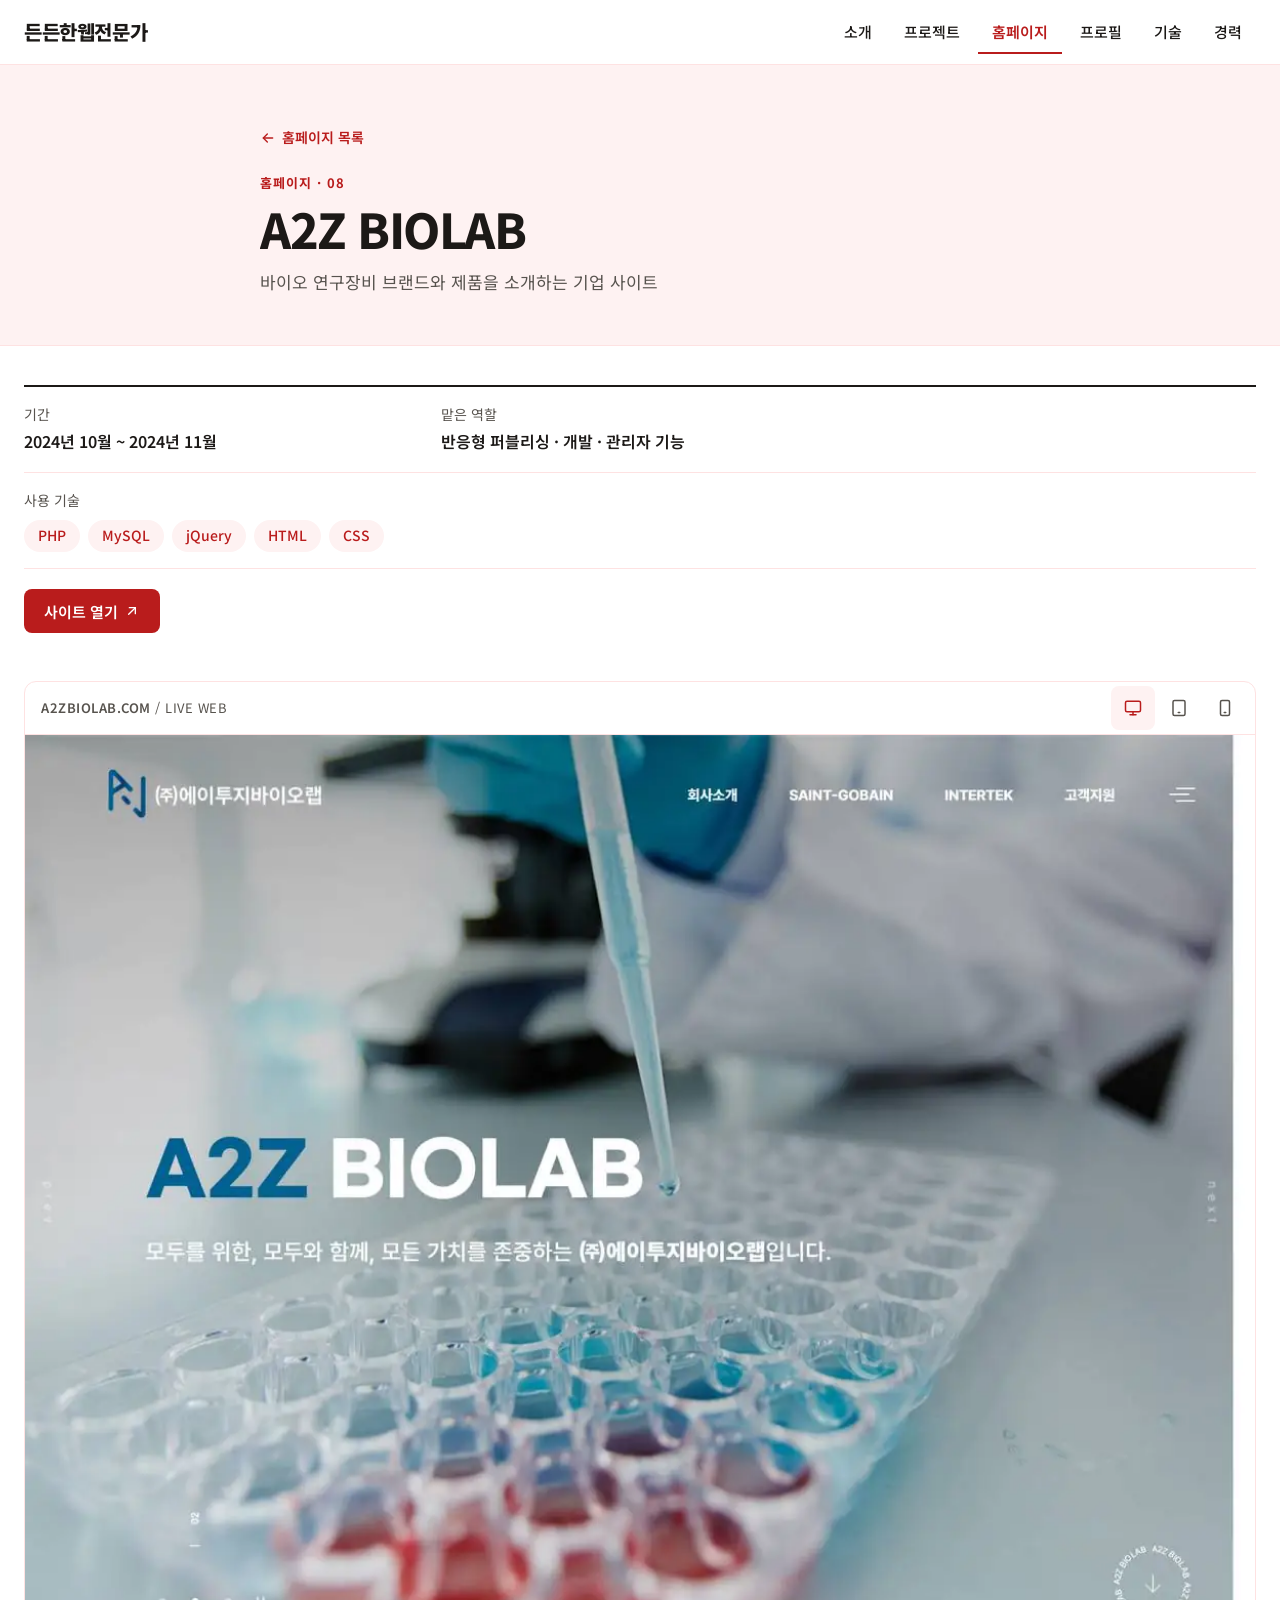
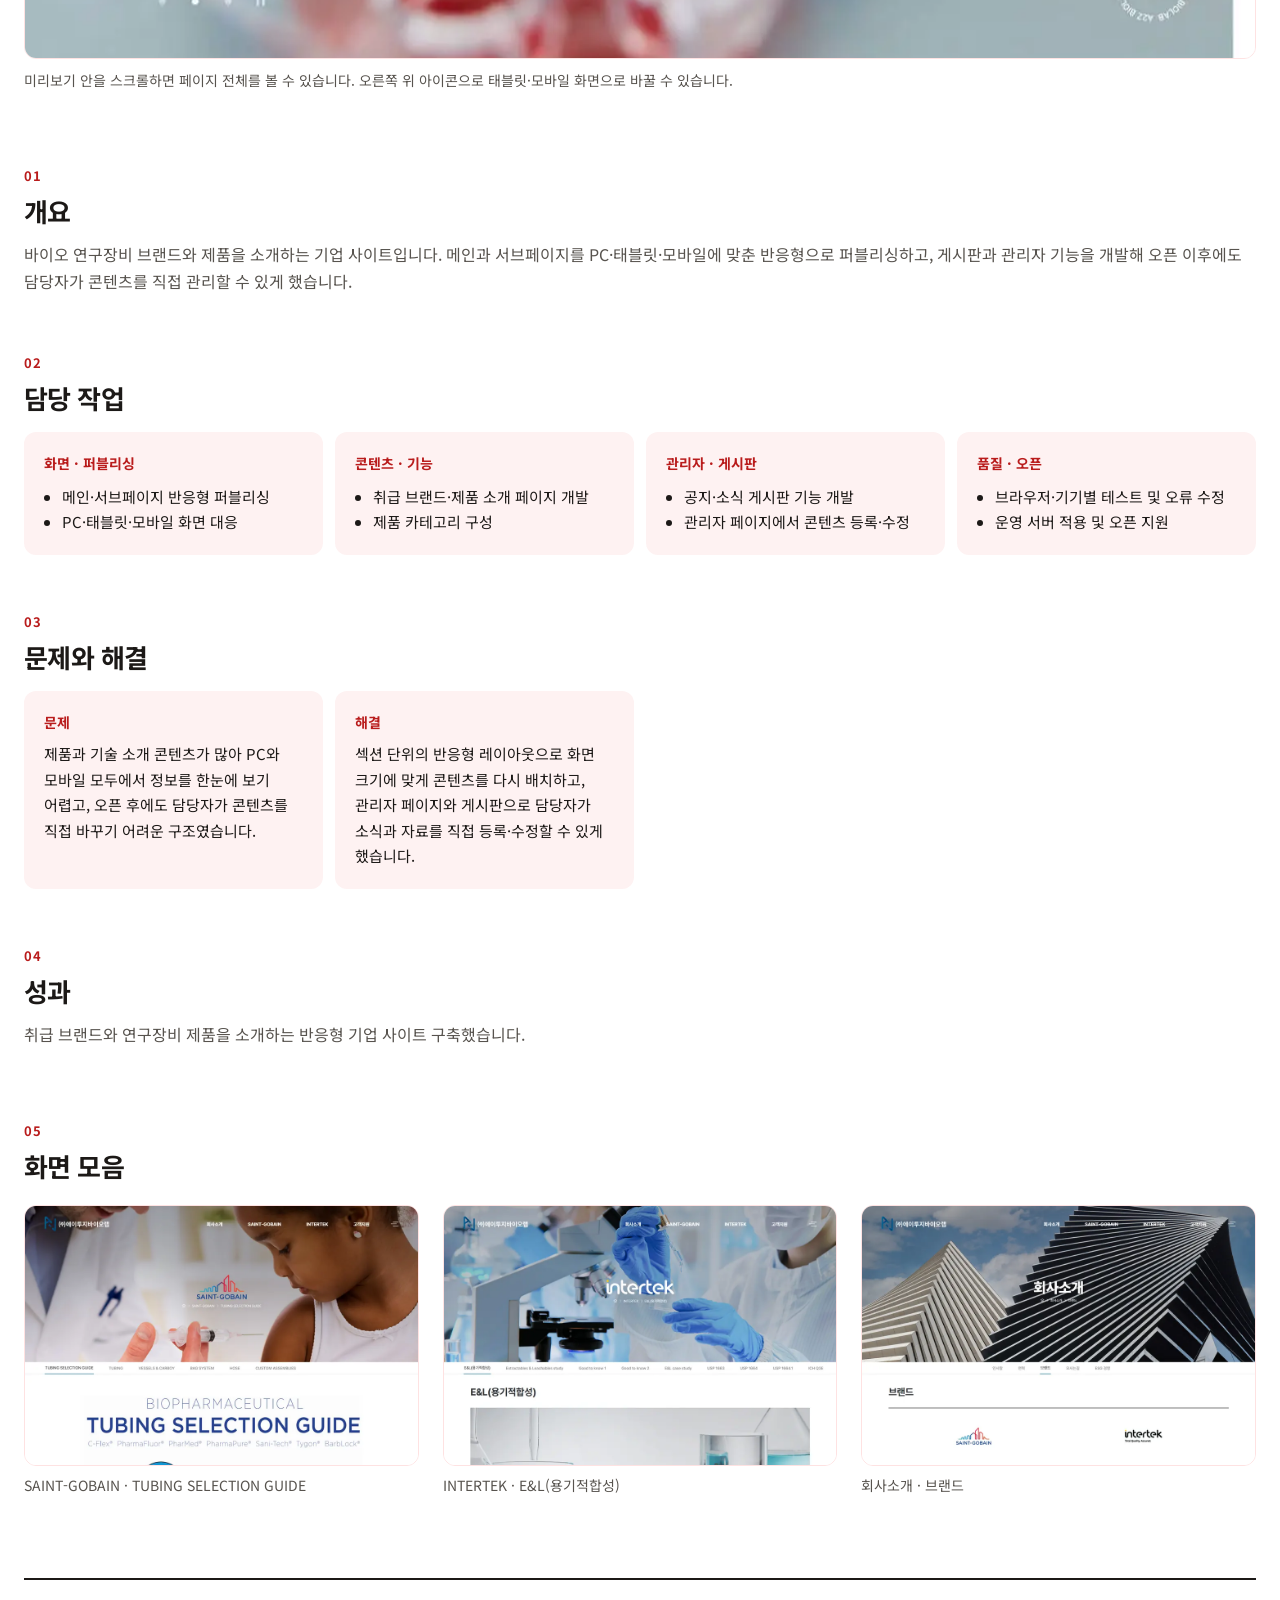
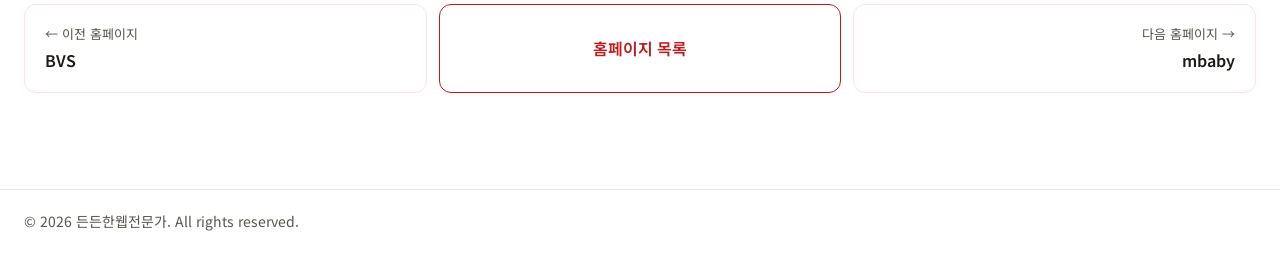
<file: projects/a2z.html>
<!doctype html>
<html lang="ko">
<head>
<meta charset="utf-8">
<meta name="viewport" content="width=device-width, initial-scale=1">
<title>A2Z BIOLAB · 든든한웹전문가</title>
<meta name="description" content="바이오 연구장비 브랜드와 제품을 소개하는 기업 사이트">
<link rel="preconnect" href="https://fonts.googleapis.com">
<link rel="preconnect" href="https://fonts.gstatic.com" crossorigin>
<link rel="stylesheet" href="https://fonts.googleapis.com/css2?family=Noto+Sans+KR:wght@400;500;600;700;800&amp;display=swap">
<link rel="icon" href="../images/favicon/favicon.svg" type="image/svg+xml">
<link rel="icon" href="../images/favicon/favicon-32.png" sizes="32x32" type="image/png">
<link rel="icon" href="../images/favicon/favicon-16.png" sizes="16x16" type="image/png">
<link rel="apple-touch-icon" href="../images/favicon/apple-touch-icon.png">
<link rel="stylesheet" href="../css/style.css">
</head>
<body>
<div class="pf" style="background:#FFFFFF;color:#1C1917;font-size:16px;line-height:1.7">

<header data-header style="position:sticky;top:0;z-index:30;background:#FFFFFF;border-bottom:1px solid #FEE2E2">
  <div style="max-width:1280px;margin:0 auto;padding:0 clamp(16px,3vw,24px);height:clamp(60px,5vw,72px);display:flex;align-items:center;justify-content:space-between;gap:16px">
    <a href="../index.html" aria-label="든든한웹전문가, 메인으로" style="display:inline-flex;align-items:center;min-height:44px;text-decoration:none;color:#1C1917">
      <span style="font-weight:800;font-size:20px;letter-spacing:-0.02em">든든한웹전문가</span>
    </a>
    <span class="show-desk">
      <nav aria-label="주 메뉴">
        <ul style="display:flex;align-items:center;gap:4px;list-style:none;margin:0;padding:0">
          <li><a href="../index.html#about" class="pf-nav__link" style="display:inline-flex;align-items:center;min-height:44px;padding:0 14px;font-size:15px;font-weight:500;color:#1C1917;text-decoration:none">소개</a></li>
          <li><a href="../index.html#projects" class="pf-nav__link" style="display:inline-flex;align-items:center;min-height:44px;padding:0 14px;font-size:15px;font-weight:500;color:#1C1917;text-decoration:none">프로젝트</a></li>
          <li><a href="../index.html#all-projects" class="pf-nav__link" aria-current="page" style="display:inline-flex;align-items:center;min-height:44px;padding:0 14px;font-size:15px;font-weight:600;color:#B91C1C;text-decoration:none;box-shadow:inset 0 -2px 0 #B91C1C">홈페이지</a></li>
          <li><a href="../index.html#work" class="pf-nav__link" style="display:inline-flex;align-items:center;min-height:44px;padding:0 14px;font-size:15px;font-weight:500;color:#1C1917;text-decoration:none">프로필</a></li>
          <li><a href="../index.html#skills" class="pf-nav__link" style="display:inline-flex;align-items:center;min-height:44px;padding:0 14px;font-size:15px;font-weight:500;color:#1C1917;text-decoration:none">기술</a></li>
          <li><a href="../index.html#career" class="pf-nav__link" style="display:inline-flex;align-items:center;min-height:44px;padding:0 14px;font-size:15px;font-weight:500;color:#1C1917;text-decoration:none">경력</a></li>
        </ul>
      </nav>
    </span>
    <span class="show-mob">
      <button type="button" class="pf-icon-btn" aria-label="메뉴 열기" aria-expanded="false" data-action="menu" style="width:44px;height:44px;display:inline-flex;align-items:center;justify-content:center;border:1px solid #FEE2E2;border-radius:8px;background:#FFFFFF;color:#1C1917">
        <span class="mi-closed">
          <svg width="22" height="22" viewBox="0 0 24 24" fill="none" stroke="currentColor" stroke-width="2" stroke-linecap="round" aria-hidden="true"><path d="M4 7h16"></path><path d="M4 12h16"></path><path d="M4 17h16"></path></svg>
        </span>
        <span class="mi-open">
          <svg width="22" height="22" viewBox="0 0 24 24" fill="none" stroke="currentColor" stroke-width="2" stroke-linecap="round" aria-hidden="true"><path d="M6 6l12 12"></path><path d="M18 6L6 18"></path></svg>
        </span>
      </button>
    </span>
  </div>
  <div class="mob-menu">
    <nav aria-label="모바일 메뉴" style="border-top:1px solid #FEE2E2;background:#FFFFFF;padding:8px 16px 20px">
      <ul style="list-style:none;margin:0;padding:0;display:flex;flex-direction:column">
        <li><a href="../index.html#about" style="display:flex;align-items:center;min-height:52px;padding:0 4px;border-bottom:1px solid #FEE2E2;font-size:17px;font-weight:500;color:#1C1917;text-decoration:none">소개</a></li>
        <li><a href="../index.html#projects" style="display:flex;align-items:center;min-height:52px;padding:0 4px;border-bottom:1px solid #FEE2E2;font-size:17px;font-weight:500;color:#1C1917;text-decoration:none">프로젝트</a></li>
        <li><a href="../index.html#all-projects" aria-current="page" style="display:flex;align-items:center;min-height:52px;padding:0 4px;border-bottom:1px solid #FEE2E2;font-size:17px;font-weight:600;color:#B91C1C;text-decoration:none">홈페이지</a></li>
        <li><a href="../index.html#work" style="display:flex;align-items:center;min-height:52px;padding:0 4px;border-bottom:1px solid #FEE2E2;font-size:17px;font-weight:500;color:#1C1917;text-decoration:none">프로필</a></li>
        <li><a href="../index.html#skills" style="display:flex;align-items:center;min-height:52px;padding:0 4px;border-bottom:1px solid #FEE2E2;font-size:17px;font-weight:500;color:#1C1917;text-decoration:none">기술</a></li>
        <li><a href="../index.html#career" style="display:flex;align-items:center;min-height:52px;padding:0 4px;font-size:17px;font-weight:500;color:#1C1917;text-decoration:none">경력</a></li>
      </ul>
    </nav>
  </div>
</header>

<main>
  <!-- 1. 머리 영역 -->
  <div style="background:#FEF2F2;border-bottom:1px solid #FEE2E2">
    <div style="max-width:808px;margin:0 auto;padding:clamp(32px,4vw,56px) clamp(16px,3vw,24px) clamp(32px,4vw,48px)">
      <a href="../index.html#all-projects" class="pf-link" style="display:inline-flex;align-items:center;gap:6px;min-height:44px;font-size:14px;font-weight:600;color:#B91C1C;text-decoration:none">
        <svg width="16" height="16" viewBox="0 0 24 24" fill="none" stroke="currentColor" stroke-width="2" stroke-linecap="round" stroke-linejoin="round" aria-hidden="true"><path d="M19 12H5"></path><path d="M11 6l-6 6 6 6"></path></svg>홈페이지 목록</a>
      <p style="margin:12px 0 0;font-size:13px;font-weight:700;letter-spacing:.08em;color:#B91C1C">홈페이지 · 08</p>
      <h1 style="margin:4px 0 0;font-size:clamp(32px,4vw,48px);font-weight:800;line-height:1.25;letter-spacing:-0.03em;white-space:nowrap;overflow:hidden;text-overflow:ellipsis" title="A2Z BIOLAB">A2Z BIOLAB</h1>
      <p style="margin:10px 0 0;font-size:17px;color:#57534E">바이오 연구장비 브랜드와 제품을 소개하는 기업 사이트</p>
    </div>
  </div>

  <!-- 2. 요약 정보 -->
  <div style="max-width:1280px;margin:0 auto;padding:clamp(28px,3vw,40px) clamp(16px,3vw,24px) 0">
    <dl style="margin:0;display:flex;flex-wrap:wrap;gap:0;border-top:2px solid #1C1917">
      <div style="flex:1 1 220px;padding:16px 24px 16px 0;border-bottom:1px solid #FEE2E2"><dt style="font-size:14px;color:#57534E">기간</dt><dd style="margin:2px 0 0;font-weight:600">2024년 10월 ~ 2024년 11월</dd></div>
      <div style="flex:2 1 420px;padding:16px 0;border-bottom:1px solid #FEE2E2"><dt style="font-size:14px;color:#57534E">맡은 역할</dt><dd style="margin:2px 0 0;font-weight:600">반응형 퍼블리싱 · 개발 · 관리자 기능</dd></div>
      <div style="flex:1 1 100%;padding:16px 0;border-bottom:1px solid #FEE2E2"><dt style="font-size:14px;color:#57534E">사용 기술</dt>
        <dd style="margin:8px 0 0"><ul style="list-style:none;margin:0;padding:0;display:flex;flex-wrap:wrap;gap:8px">
          <li style="display:inline-flex;align-items:center;height:32px;padding:0 14px;border-radius:999px;background:#FEF2F2;color:#B91C1C;font-size:14px;font-weight:500">PHP</li>
          <li style="display:inline-flex;align-items:center;height:32px;padding:0 14px;border-radius:999px;background:#FEF2F2;color:#B91C1C;font-size:14px;font-weight:500">MySQL</li>
          <li style="display:inline-flex;align-items:center;height:32px;padding:0 14px;border-radius:999px;background:#FEF2F2;color:#B91C1C;font-size:14px;font-weight:500">jQuery</li>
          <li style="display:inline-flex;align-items:center;height:32px;padding:0 14px;border-radius:999px;background:#FEF2F2;color:#B91C1C;font-size:14px;font-weight:500">HTML</li>
          <li style="display:inline-flex;align-items:center;height:32px;padding:0 14px;border-radius:999px;background:#FEF2F2;color:#B91C1C;font-size:14px;font-weight:500">CSS</li>
        </ul></dd></div>
    </dl>
    <div style="display:flex;flex-wrap:wrap;gap:8px;margin-top:20px">
      <a href="https://a2zbiolab.com" target="_blank" rel="noopener" class="pf-btn--primary" style="display:inline-flex;align-items:center;gap:6px;min-height:44px;padding:0 20px;border-radius:8px;background:#B91C1C;color:#FFFFFF;font-size:15px;font-weight:600;text-decoration:none">사이트 열기
        <svg width="16" height="16" viewBox="0 0 24 24" fill="none" stroke="currentColor" stroke-width="2" stroke-linecap="round" stroke-linejoin="round" aria-hidden="true"><path d="M7 17L17 7"></path><path d="M8 7h9v9"></path></svg></a>
    </div>
  </div>

  <!-- 3. 대표 화면 (PC·모바일 미리보기) -->
  <div style="max-width:1280px;margin:0 auto;padding:clamp(32px,4vw,48px) clamp(16px,3vw,24px) 0">
    <div data-device="desktop" style="border:1px solid #FEE2E2;border-radius:12px;overflow:hidden;background:#FFFFFF">
      <div style="display:flex;align-items:center;justify-content:space-between;gap:12px;padding:4px 8px 4px 16px;border-bottom:1px solid #FEE2E2">
        <span style="font-size:13px;font-weight:600;color:#57534E;letter-spacing:.04em;white-space:nowrap;overflow:hidden;text-overflow:ellipsis">A2ZBIOLAB.COM <span style="font-weight:400">/ LIVE WEB</span></span>
        <div role="group" aria-label="미리보기 기기" style="display:flex;gap:2px">
          <span class="dv dv-desktop"><button type="button" aria-label="데스크톱 화면" aria-pressed="true" style="width:44px;height:44px;border:0;border-radius:8px;background:#FEF2F2;color:#B91C1C;display:inline-flex;align-items:center;justify-content:center"><svg width="18" height="18" viewBox="0 0 24 24" fill="none" stroke="currentColor" stroke-width="2" stroke-linecap="round" stroke-linejoin="round" aria-hidden="true"><rect x="2" y="3" width="20" height="14" rx="2"></rect><path d="M8 21h8"></path><path d="M12 17v4"></path></svg></button></span>
          <span class="dv dvx-desktop"><button type="button" class="pf-icon-btn" aria-label="데스크톱 화면" aria-pressed="false" data-device-set="desktop" style="width:44px;height:44px;border:0;border-radius:8px;background:#FFFFFF;color:#57534E;display:inline-flex;align-items:center;justify-content:center"><svg width="18" height="18" viewBox="0 0 24 24" fill="none" stroke="currentColor" stroke-width="2" stroke-linecap="round" stroke-linejoin="round" aria-hidden="true"><rect x="2" y="3" width="20" height="14" rx="2"></rect><path d="M8 21h8"></path><path d="M12 17v4"></path></svg></button></span>
          <span class="dv dv-tablet"><button type="button" aria-label="태블릿 화면" aria-pressed="true" style="width:44px;height:44px;border:0;border-radius:8px;background:#FEF2F2;color:#B91C1C;display:inline-flex;align-items:center;justify-content:center"><svg width="18" height="18" viewBox="0 0 24 24" fill="none" stroke="currentColor" stroke-width="2" stroke-linecap="round" stroke-linejoin="round" aria-hidden="true"><rect x="4" y="2" width="16" height="20" rx="2"></rect><path d="M11 18h2"></path></svg></button></span>
          <span class="dv dvx-tablet"><button type="button" class="pf-icon-btn" aria-label="태블릿 화면" aria-pressed="false" data-device-set="tablet" style="width:44px;height:44px;border:0;border-radius:8px;background:#FFFFFF;color:#57534E;display:inline-flex;align-items:center;justify-content:center"><svg width="18" height="18" viewBox="0 0 24 24" fill="none" stroke="currentColor" stroke-width="2" stroke-linecap="round" stroke-linejoin="round" aria-hidden="true"><rect x="4" y="2" width="16" height="20" rx="2"></rect><path d="M11 18h2"></path></svg></button></span>
          <span class="dv dv-mobile"><button type="button" aria-label="모바일 화면" aria-pressed="true" style="width:44px;height:44px;border:0;border-radius:8px;background:#FEF2F2;color:#B91C1C;display:inline-flex;align-items:center;justify-content:center"><svg width="18" height="18" viewBox="0 0 24 24" fill="none" stroke="currentColor" stroke-width="2" stroke-linecap="round" stroke-linejoin="round" aria-hidden="true"><rect x="6" y="2" width="12" height="20" rx="2"></rect><path d="M11 18h2"></path></svg></button></span>
          <span class="dv dvx-mobile"><button type="button" class="pf-icon-btn" aria-label="모바일 화면" aria-pressed="false" data-device-set="mobile" style="width:44px;height:44px;border:0;border-radius:8px;background:#FFFFFF;color:#57534E;display:inline-flex;align-items:center;justify-content:center"><svg width="18" height="18" viewBox="0 0 24 24" fill="none" stroke="currentColor" stroke-width="2" stroke-linecap="round" stroke-linejoin="round" aria-hidden="true"><rect x="6" y="2" width="12" height="20" rx="2"></rect><path d="M11 18h2"></path></svg></button></span>
        </div>
      </div>
      <span class="dv dv-desktop">
        <div tabindex="0" aria-label="A2Z BIOLAB 데스크톱 화면, 스크롤 가능" style="aspect-ratio:4/3;height:auto;overflow-y:auto;background:#FEF2F2"><img src="../images/a2z-pc.webp" alt="A2Z BIOLAB 데스크톱 전체 화면" style="display:block;width:100%"></div>
      </span>
      <span class="dv dv-tablet">
        <div style="background:#FEF2F2;display:flex;justify-content:center;padding:24px 16px"><div tabindex="0" aria-label="A2Z BIOLAB 태블릿 화면, 스크롤 가능" style="width:min(100%,500px);aspect-ratio:500/660;height:auto;border:10px solid #1C1917;border-radius:22px;overflow-y:auto;background:#FFFFFF"><img src="../images/a2z-tablet.webp" alt="A2Z BIOLAB 태블릿 전체 화면" style="display:block;width:100%"></div></div>
      </span>
      <span class="dv dv-mobile">
        <div style="background:#FEF2F2;display:flex;justify-content:center;padding:24px 16px"><div tabindex="0" aria-label="A2Z BIOLAB 모바일 화면, 스크롤 가능" style="width:min(100%,300px);aspect-ratio:300/631;height:auto;border:8px solid #1C1917;border-radius:28px;overflow-y:auto;background:#FFFFFF"><img src="../images/a2z-mobile.webp" alt="A2Z BIOLAB 모바일 전체 화면" style="display:block;width:100%"></div></div>
      </span>
    </div>
    <p style="margin:10px 0 0;font-size:14px;color:#57534E">미리보기 안을 스크롤하면 페이지 전체를 볼 수 있습니다. 오른쪽 위 아이콘으로 태블릿·모바일 화면으로 바꿀 수 있습니다.</p>
  </div>

  <!-- 4~7. 본문 -->
  <div style="max-width:1280px;margin:0 auto;padding:clamp(48px,6vw,72px) clamp(16px,3vw,24px) 0;display:flex;flex-direction:column;gap:clamp(40px,5vw,56px)">
    <section aria-labelledby="d-overview">
      <p style="margin:0 0 6px;font-size:13px;font-weight:700;letter-spacing:.08em;color:#B91C1C">01</p>
      <h2 id="d-overview" style="margin:0;font-size:clamp(22px,2.2vw,26px);font-weight:700;line-height:1.4;letter-spacing:-0.02em">개요</h2>
      <p style="margin:12px 0 0;color:#57534E">바이오 연구장비 브랜드와 제품을 소개하는 기업 사이트입니다. 메인과 서브페이지를 PC·태블릿·모바일에 맞춘 반응형으로 퍼블리싱하고, 게시판과 관리자 기능을 개발해 오픈 이후에도 담당자가 콘텐츠를 직접 관리할 수 있게 했습니다.</p>
    </section>
    <section aria-labelledby="d-work">
      <p style="margin:0 0 6px;font-size:13px;font-weight:700;letter-spacing:.08em;color:#B91C1C">02</p>
      <h2 id="d-work" style="margin:0;font-size:clamp(22px,2.2vw,26px);font-weight:700;line-height:1.4;letter-spacing:-0.02em">담당 작업</h2>
      <div style="margin-top:16px;display:grid;grid-template-columns:repeat(auto-fill,minmax(240px,1fr));gap:12px">
        <div style="background:#FEF2F2;border-radius:12px;padding:20px">
          <p style="margin:0;font-size:14px;font-weight:700;color:#B91C1C">화면 · 퍼블리싱</p>
          <ul style="margin:8px 0 0;padding-left:18px;font-size:15px;color:#1C1917;line-height:1.7">
            <li>메인·서브페이지 반응형 퍼블리싱</li>
            <li>PC·태블릿·모바일 화면 대응</li>
          </ul>
        </div>
        <div style="background:#FEF2F2;border-radius:12px;padding:20px">
          <p style="margin:0;font-size:14px;font-weight:700;color:#B91C1C">콘텐츠 · 기능</p>
          <ul style="margin:8px 0 0;padding-left:18px;font-size:15px;color:#1C1917;line-height:1.7">
            <li>취급 브랜드·제품 소개 페이지 개발</li>
            <li>제품 카테고리 구성</li>
          </ul>
        </div>
        <div style="background:#FEF2F2;border-radius:12px;padding:20px">
          <p style="margin:0;font-size:14px;font-weight:700;color:#B91C1C">관리자 · 게시판</p>
          <ul style="margin:8px 0 0;padding-left:18px;font-size:15px;color:#1C1917;line-height:1.7">
            <li>공지·소식 게시판 기능 개발</li>
            <li>관리자 페이지에서 콘텐츠 등록·수정</li>
          </ul>
        </div>
        <div style="background:#FEF2F2;border-radius:12px;padding:20px">
          <p style="margin:0;font-size:14px;font-weight:700;color:#B91C1C">품질 · 오픈</p>
          <ul style="margin:8px 0 0;padding-left:18px;font-size:15px;color:#1C1917;line-height:1.7">
            <li>브라우저·기기별 테스트 및 오류 수정</li>
            <li>운영 서버 적용 및 오픈 지원</li>
          </ul>
        </div>
      </div>
    </section>
    <section aria-labelledby="d-problem">
      <p style="margin:0 0 6px;font-size:13px;font-weight:700;letter-spacing:.08em;color:#B91C1C">03</p>
      <h2 id="d-problem" style="margin:0;font-size:clamp(22px,2.2vw,26px);font-weight:700;line-height:1.4;letter-spacing:-0.02em">문제와 해결</h2>
      <div style="margin-top:16px;display:grid;grid-template-columns:repeat(auto-fill,minmax(260px,1fr));gap:12px">
        <div style="background:#FEF2F2;border-radius:12px;padding:20px">
          <p style="margin:0;font-size:14px;font-weight:700;color:#B91C1C">문제</p>
          <p style="margin:6px 0 0;font-size:15px;color:#1C1917">제품과 기술 소개 콘텐츠가 많아 PC와 모바일 모두에서 정보를 한눈에 보기 어렵고, 오픈 후에도 담당자가 콘텐츠를 직접 바꾸기 어려운 구조였습니다.</p>
        </div>
        <div style="background:#FEF2F2;border-radius:12px;padding:20px">
          <p style="margin:0;font-size:14px;font-weight:700;color:#B91C1C">해결</p>
          <p style="margin:6px 0 0;font-size:15px;color:#1C1917">섹션 단위의 반응형 레이아웃으로 화면 크기에 맞게 콘텐츠를 다시 배치하고, 관리자 페이지와 게시판으로 담당자가 소식과 자료를 직접 등록·수정할 수 있게 했습니다.</p>
        </div>
      </div>
    </section>
    <section aria-labelledby="d-result">
      <p style="margin:0 0 6px;font-size:13px;font-weight:700;letter-spacing:.08em;color:#B91C1C">04</p>
      <h2 id="d-result" style="margin:0;font-size:clamp(22px,2.2vw,26px);font-weight:700;line-height:1.4;letter-spacing:-0.02em">성과</h2>
      <p style="margin:12px 0 0;color:#57534E">취급 브랜드와 연구장비 제품을 소개하는 반응형 기업 사이트 구축했습니다.</p>
    </section>
  </div>

  <!-- 8. 화면 모음 -->
  <section aria-labelledby="d-screens" style="max-width:1280px;margin:0 auto;padding:clamp(48px,6vw,72px) clamp(16px,3vw,24px) 0">
    <p style="margin:0 0 6px;font-size:13px;font-weight:700;letter-spacing:.08em;color:#B91C1C">05</p>
    <h2 id="d-screens" style="margin:0 0 20px;font-size:clamp(22px,2.2vw,26px);font-weight:700;line-height:1.4;letter-spacing:-0.02em">화면 모음</h2>
    <ul style="list-style:none;margin:0;padding:0;display:grid;grid-template-columns:repeat(auto-fill,minmax(320px,1fr));gap:24px;align-items:start">
      <li><figure style="margin:0"><img src="../images/a2z-screen-1.webp" alt="A2Z BIOLAB 화면: SAINT-GOBAIN · TUBING SELECTION GUIDE" loading="lazy" style="display:block;width:100%;aspect-ratio:1779/1178;object-fit:cover;object-position:top;border:1px solid #FEE2E2;border-radius:12px"><figcaption style="margin-top:8px;font-size:14px;color:#57534E">SAINT-GOBAIN · TUBING SELECTION GUIDE</figcaption></figure></li>
      <li><figure style="margin:0"><img src="../images/a2z-screen-2.webp" alt="A2Z BIOLAB 화면: INTERTEK · E&amp;L(용기적합성)" loading="lazy" style="display:block;width:100%;aspect-ratio:1779/1178;object-fit:cover;object-position:top;border:1px solid #FEE2E2;border-radius:12px"><figcaption style="margin-top:8px;font-size:14px;color:#57534E">INTERTEK · E&amp;L(용기적합성)</figcaption></figure></li>
      <li><figure style="margin:0"><img src="../images/a2z-screen-3.webp" alt="A2Z BIOLAB 화면: 회사소개 · 브랜드" loading="lazy" style="display:block;width:100%;aspect-ratio:1779/1178;object-fit:cover;object-position:top;border:1px solid #FEE2E2;border-radius:12px"><figcaption style="margin-top:8px;font-size:14px;color:#57534E">회사소개 · 브랜드</figcaption></figure></li>
    </ul>
  </section>

  <!-- 9. 하단 이동 -->
  <nav aria-label="다른 프로젝트" style="max-width:1280px;margin:0 auto;padding:clamp(56px,7vw,80px) clamp(16px,3vw,24px) clamp(64px,8vw,96px)">
    <div style="display:grid;grid-template-columns:repeat(auto-fit,minmax(240px,1fr));gap:12px;border-top:2px solid #1C1917;padding-top:24px">
      <a href="bvs.html" class="pf-card" style="display:flex;flex-direction:column;gap:2px;padding:18px 20px;border:1px solid #FEE2E2;border-radius:12px;text-decoration:none;color:#1C1917;min-width:0">
        <span style="font-size:13px;color:#57534E">← 이전 홈페이지</span><span style="max-width:100%;font-weight:600;white-space:nowrap;overflow:hidden;text-overflow:ellipsis">BVS</span></a>
      <a href="../index.html#all-projects" class="pf-btn--secondary" style="display:flex;align-items:center;justify-content:center;gap:6px;padding:18px 20px;border:1px solid #B91C1C;border-radius:12px;text-decoration:none;color:#B91C1C;font-weight:600;background:#FFFFFF">홈페이지 목록</a>
      <a href="tinylove.html" class="pf-card" style="display:flex;flex-direction:column;align-items:flex-end;gap:2px;padding:18px 20px;border:1px solid #FEE2E2;border-radius:12px;text-decoration:none;color:#1C1917;text-align:right;min-width:0">
        <span style="font-size:13px;color:#57534E">다음 홈페이지 →</span><span style="max-width:100%;font-weight:600;white-space:nowrap;overflow:hidden;text-overflow:ellipsis">mbaby</span></a>
    </div>
  </nav>
</main>

<footer style="border-top:1px solid #FEE2E2;background:#FFFFFF">
  <div style="max-width:1280px;margin:0 auto;padding:20px clamp(16px,3vw,24px);display:flex;flex-wrap:wrap;align-items:center;justify-content:space-between;gap:8px;font-size:14px;color:#57534E">
    <p style="margin:0">© 2026 든든한웹전문가. All rights reserved.</p>
  </div>
</footer>
</div>
<script src="../js/main.js"></script>
</body>
</html>
</file>
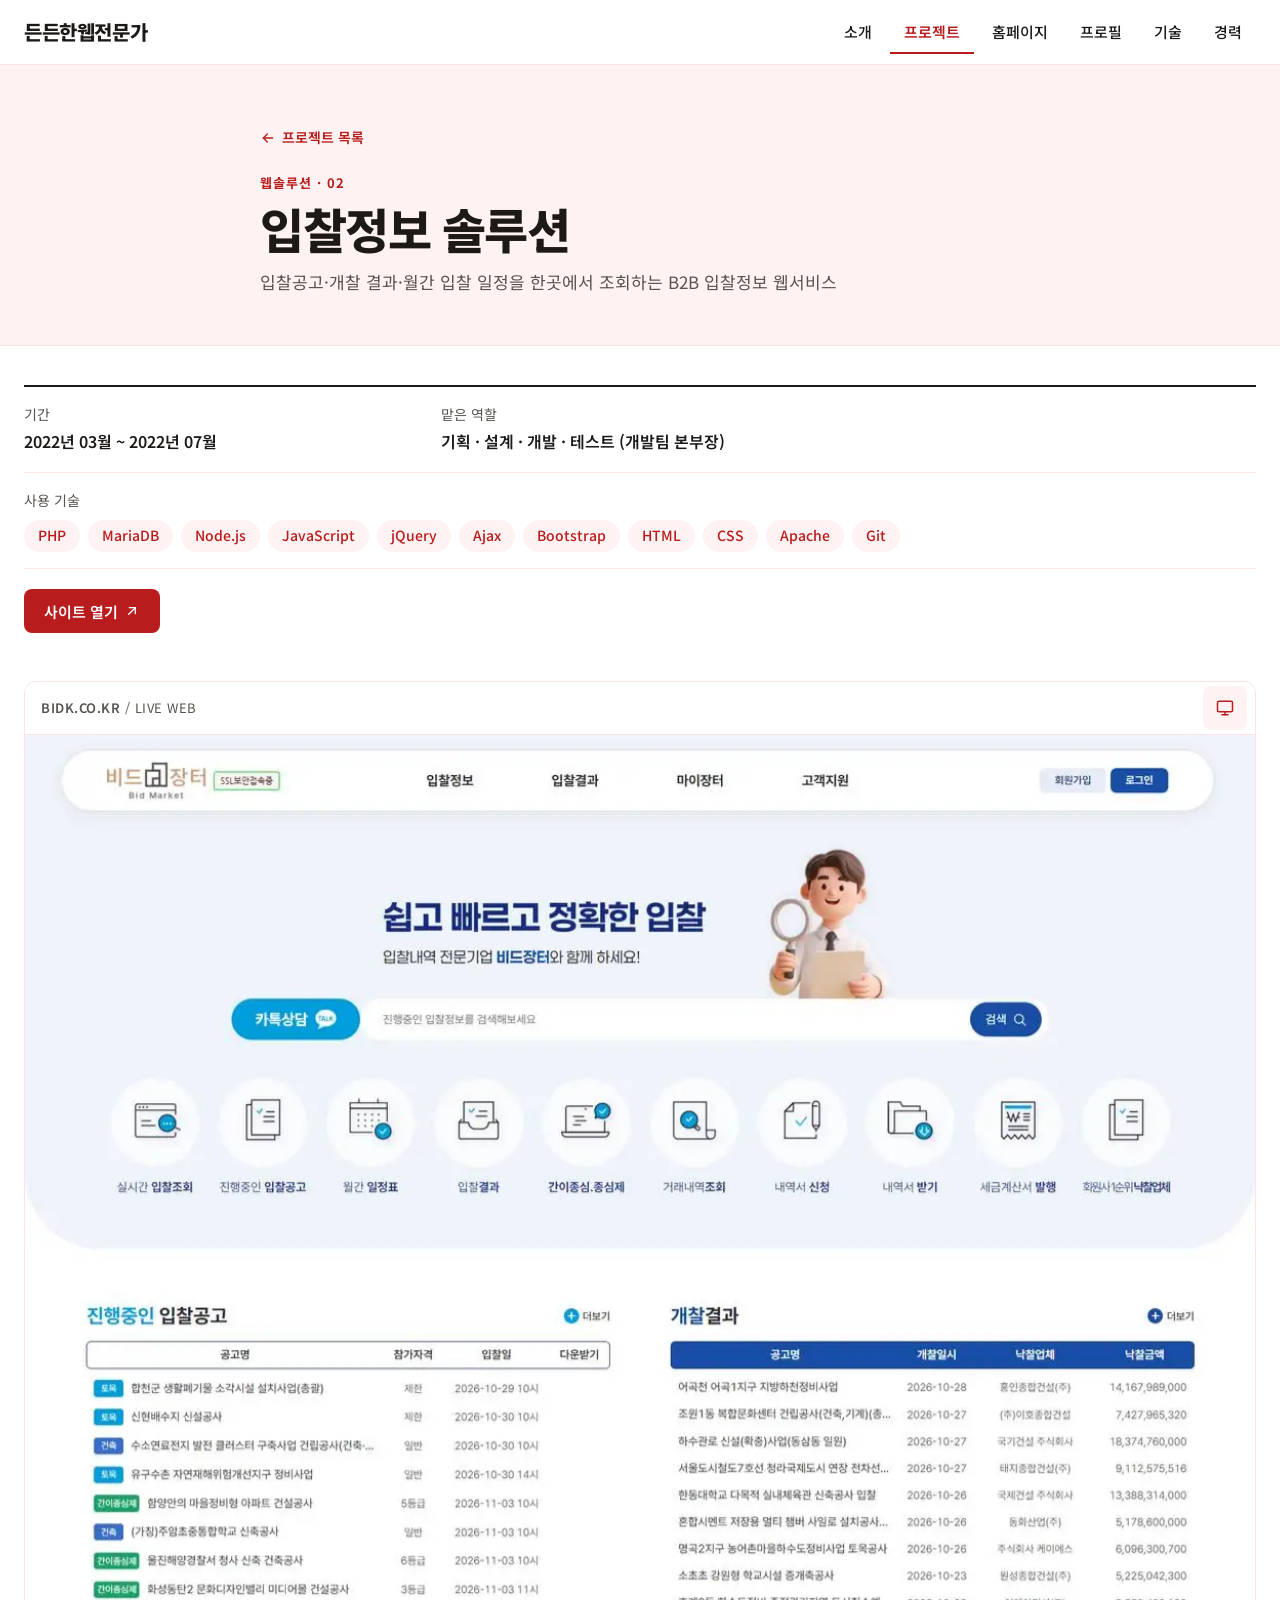
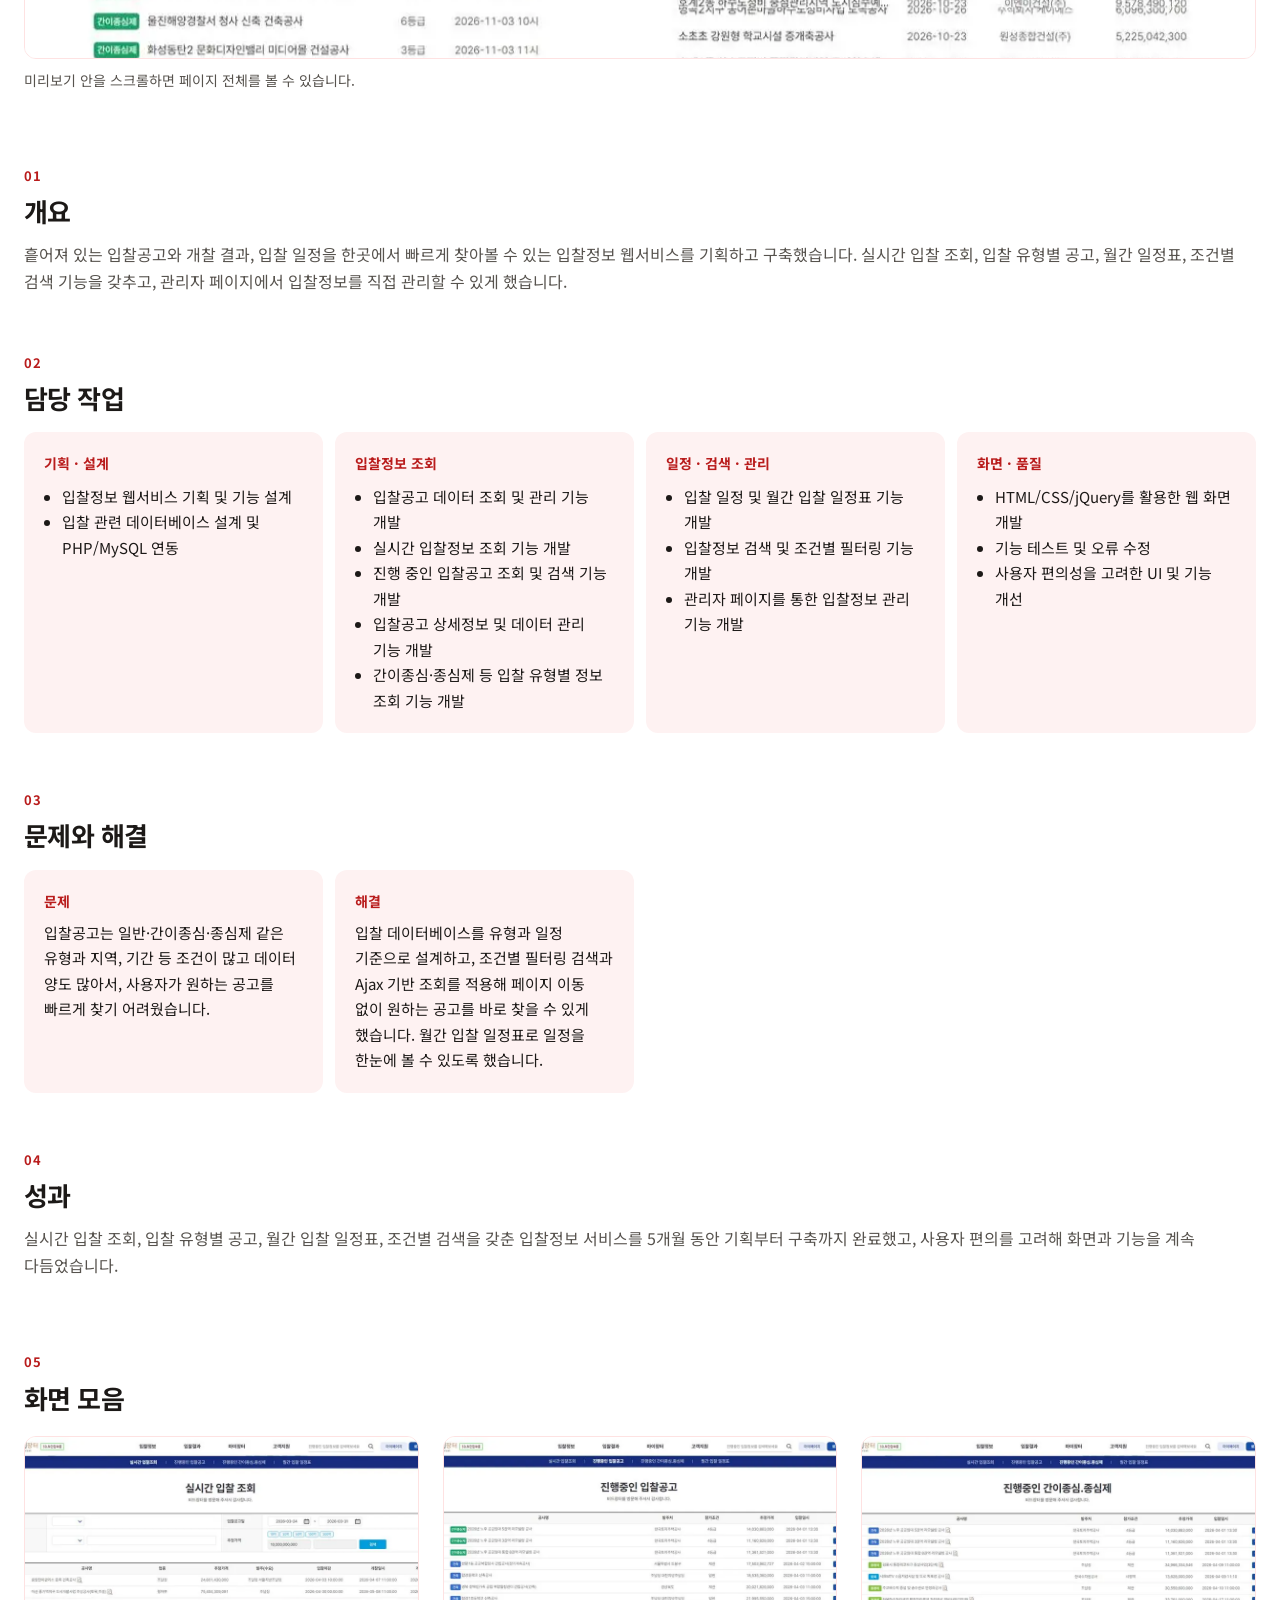
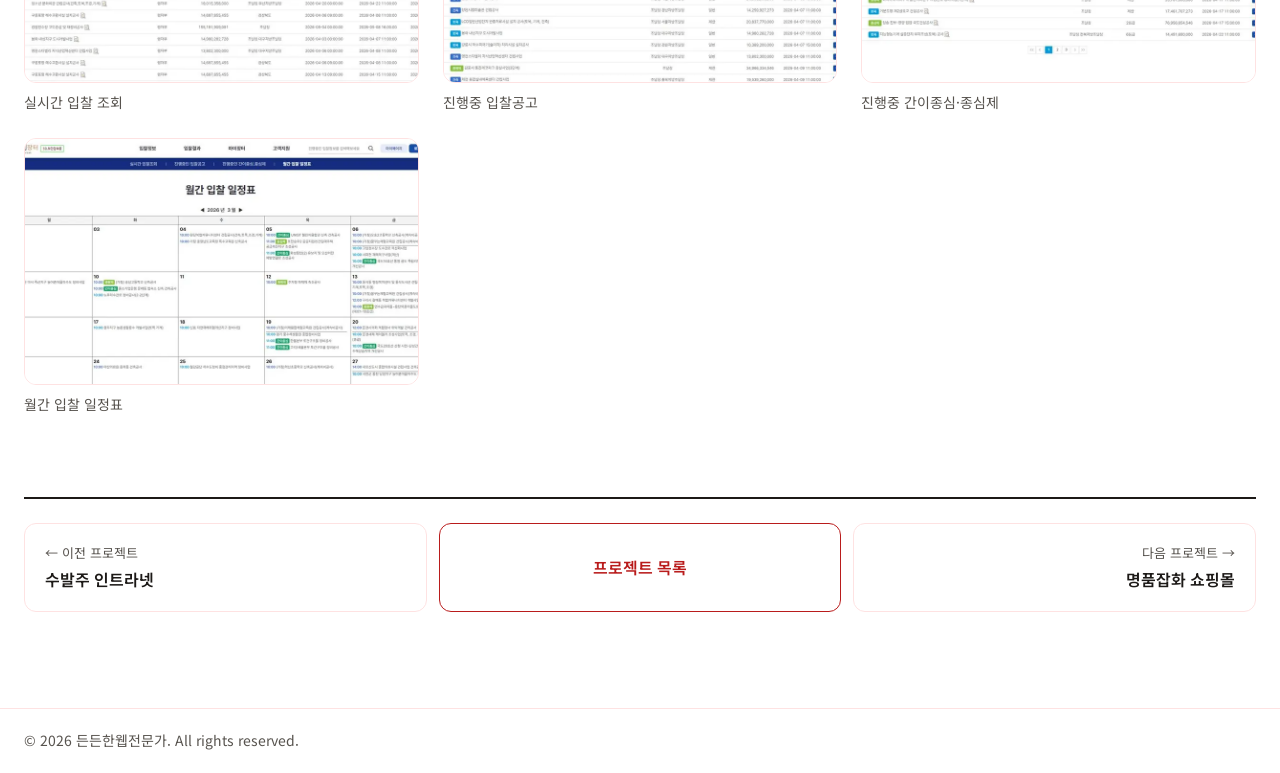
<file: projects/bidk.html>
<!doctype html>
<html lang="ko">
<head>
<meta charset="utf-8">
<meta name="viewport" content="width=device-width, initial-scale=1">
<title>입찰정보 솔루션 · 든든한웹전문가</title>
<meta name="description" content="입찰공고·개찰 결과·월간 입찰 일정을 한곳에서 조회하는 B2B 입찰정보 웹서비스">
<link rel="preconnect" href="https://fonts.googleapis.com">
<link rel="preconnect" href="https://fonts.gstatic.com" crossorigin>
<link rel="stylesheet" href="https://fonts.googleapis.com/css2?family=Noto+Sans+KR:wght@400;500;600;700;800&amp;display=swap">
<link rel="icon" href="../images/favicon/favicon.svg" type="image/svg+xml">
<link rel="icon" href="../images/favicon/favicon-32.png" sizes="32x32" type="image/png">
<link rel="icon" href="../images/favicon/favicon-16.png" sizes="16x16" type="image/png">
<link rel="apple-touch-icon" href="../images/favicon/apple-touch-icon.png">
<link rel="stylesheet" href="../css/style.css">
</head>
<body>
<div class="pf" style="background:#FFFFFF;color:#1C1917;font-size:16px;line-height:1.7">

<header data-header style="position:sticky;top:0;z-index:30;background:#FFFFFF;border-bottom:1px solid #FEE2E2">
  <div style="max-width:1280px;margin:0 auto;padding:0 clamp(16px,3vw,24px);height:clamp(60px,5vw,72px);display:flex;align-items:center;justify-content:space-between;gap:16px">
    <a href="../index.html" aria-label="든든한웹전문가, 메인으로" style="display:inline-flex;align-items:center;min-height:44px;text-decoration:none;color:#1C1917">
      <span style="font-weight:800;font-size:20px;letter-spacing:-0.02em">든든한웹전문가</span>
    </a>
    <span class="show-desk">
      <nav aria-label="주 메뉴">
        <ul style="display:flex;align-items:center;gap:4px;list-style:none;margin:0;padding:0">
          <li><a href="../index.html#about" class="pf-nav__link" style="display:inline-flex;align-items:center;min-height:44px;padding:0 14px;font-size:15px;font-weight:500;color:#1C1917;text-decoration:none">소개</a></li>
          <li><a href="../index.html#projects" class="pf-nav__link" aria-current="page" style="display:inline-flex;align-items:center;min-height:44px;padding:0 14px;font-size:15px;font-weight:600;color:#B91C1C;text-decoration:none;box-shadow:inset 0 -2px 0 #B91C1C">프로젝트</a></li>
          <li><a href="../index.html#all-projects" class="pf-nav__link" style="display:inline-flex;align-items:center;min-height:44px;padding:0 14px;font-size:15px;font-weight:500;color:#1C1917;text-decoration:none">홈페이지</a></li>
          <li><a href="../index.html#work" class="pf-nav__link" style="display:inline-flex;align-items:center;min-height:44px;padding:0 14px;font-size:15px;font-weight:500;color:#1C1917;text-decoration:none">프로필</a></li>
          <li><a href="../index.html#skills" class="pf-nav__link" style="display:inline-flex;align-items:center;min-height:44px;padding:0 14px;font-size:15px;font-weight:500;color:#1C1917;text-decoration:none">기술</a></li>
          <li><a href="../index.html#career" class="pf-nav__link" style="display:inline-flex;align-items:center;min-height:44px;padding:0 14px;font-size:15px;font-weight:500;color:#1C1917;text-decoration:none">경력</a></li>
        </ul>
      </nav>
    </span>
    <span class="show-mob">
      <button type="button" class="pf-icon-btn" aria-label="메뉴 열기" aria-expanded="false" data-action="menu" style="width:44px;height:44px;display:inline-flex;align-items:center;justify-content:center;border:1px solid #FEE2E2;border-radius:8px;background:#FFFFFF;color:#1C1917">
        <span class="mi-closed">
          <svg width="22" height="22" viewBox="0 0 24 24" fill="none" stroke="currentColor" stroke-width="2" stroke-linecap="round" aria-hidden="true"><path d="M4 7h16"></path><path d="M4 12h16"></path><path d="M4 17h16"></path></svg>
        </span>
        <span class="mi-open">
          <svg width="22" height="22" viewBox="0 0 24 24" fill="none" stroke="currentColor" stroke-width="2" stroke-linecap="round" aria-hidden="true"><path d="M6 6l12 12"></path><path d="M18 6L6 18"></path></svg>
        </span>
      </button>
    </span>
  </div>
  <div class="mob-menu">
    <nav aria-label="모바일 메뉴" style="border-top:1px solid #FEE2E2;background:#FFFFFF;padding:8px 16px 20px">
      <ul style="list-style:none;margin:0;padding:0;display:flex;flex-direction:column">
        <li><a href="../index.html#about" style="display:flex;align-items:center;min-height:52px;padding:0 4px;border-bottom:1px solid #FEE2E2;font-size:17px;font-weight:500;color:#1C1917;text-decoration:none">소개</a></li>
        <li><a href="../index.html#projects" aria-current="page" style="display:flex;align-items:center;min-height:52px;padding:0 4px;border-bottom:1px solid #FEE2E2;font-size:17px;font-weight:600;color:#B91C1C;text-decoration:none">프로젝트</a></li>
        <li><a href="../index.html#all-projects" style="display:flex;align-items:center;min-height:52px;padding:0 4px;border-bottom:1px solid #FEE2E2;font-size:17px;font-weight:500;color:#1C1917;text-decoration:none">홈페이지</a></li>
        <li><a href="../index.html#work" style="display:flex;align-items:center;min-height:52px;padding:0 4px;border-bottom:1px solid #FEE2E2;font-size:17px;font-weight:500;color:#1C1917;text-decoration:none">프로필</a></li>
        <li><a href="../index.html#skills" style="display:flex;align-items:center;min-height:52px;padding:0 4px;border-bottom:1px solid #FEE2E2;font-size:17px;font-weight:500;color:#1C1917;text-decoration:none">기술</a></li>
        <li><a href="../index.html#career" style="display:flex;align-items:center;min-height:52px;padding:0 4px;font-size:17px;font-weight:500;color:#1C1917;text-decoration:none">경력</a></li>
      </ul>
    </nav>
  </div>
</header>

<main>
  <!-- 1. 머리 영역 -->
  <div style="background:#FEF2F2;border-bottom:1px solid #FEE2E2">
    <div style="max-width:808px;margin:0 auto;padding:clamp(32px,4vw,56px) clamp(16px,3vw,24px) clamp(32px,4vw,48px)">
      <a href="../index.html#projects" class="pf-link" style="display:inline-flex;align-items:center;gap:6px;min-height:44px;font-size:14px;font-weight:600;color:#B91C1C;text-decoration:none">
        <svg width="16" height="16" viewBox="0 0 24 24" fill="none" stroke="currentColor" stroke-width="2" stroke-linecap="round" stroke-linejoin="round" aria-hidden="true"><path d="M19 12H5"></path><path d="M11 6l-6 6 6 6"></path></svg>프로젝트 목록</a>
      <p style="margin:12px 0 0;font-size:13px;font-weight:700;letter-spacing:.08em;color:#B91C1C">웹솔루션 · 02</p>
      <h1 style="margin:4px 0 0;font-size:clamp(32px,4vw,48px);font-weight:800;line-height:1.25;letter-spacing:-0.03em;white-space:nowrap;overflow:hidden;text-overflow:ellipsis" title="입찰정보 솔루션">입찰정보 솔루션</h1>
      <p style="margin:10px 0 0;font-size:17px;color:#57534E">입찰공고·개찰 결과·월간 입찰 일정을 한곳에서 조회하는 B2B 입찰정보 웹서비스</p>
    </div>
  </div>

  <!-- 2. 요약 정보 -->
  <div style="max-width:1280px;margin:0 auto;padding:clamp(28px,3vw,40px) clamp(16px,3vw,24px) 0">
    <dl style="margin:0;display:flex;flex-wrap:wrap;gap:0;border-top:2px solid #1C1917">
      <div style="flex:1 1 220px;padding:16px 24px 16px 0;border-bottom:1px solid #FEE2E2"><dt style="font-size:14px;color:#57534E">기간</dt><dd style="margin:2px 0 0;font-weight:600">2022년 03월 ~ 2022년 07월</dd></div>
      <div style="flex:2 1 420px;padding:16px 0;border-bottom:1px solid #FEE2E2"><dt style="font-size:14px;color:#57534E">맡은 역할</dt><dd style="margin:2px 0 0;font-weight:600">기획 · 설계 · 개발 · 테스트 (개발팀 본부장)</dd></div>
      <div style="flex:1 1 100%;padding:16px 0;border-bottom:1px solid #FEE2E2"><dt style="font-size:14px;color:#57534E">사용 기술</dt>
        <dd style="margin:8px 0 0"><ul style="list-style:none;margin:0;padding:0;display:flex;flex-wrap:wrap;gap:8px">
          <li style="display:inline-flex;align-items:center;height:32px;padding:0 14px;border-radius:999px;background:#FEF2F2;color:#B91C1C;font-size:14px;font-weight:500">PHP</li>
          <li style="display:inline-flex;align-items:center;height:32px;padding:0 14px;border-radius:999px;background:#FEF2F2;color:#B91C1C;font-size:14px;font-weight:500">MariaDB</li>
          <li style="display:inline-flex;align-items:center;height:32px;padding:0 14px;border-radius:999px;background:#FEF2F2;color:#B91C1C;font-size:14px;font-weight:500">Node.js</li>
          <li style="display:inline-flex;align-items:center;height:32px;padding:0 14px;border-radius:999px;background:#FEF2F2;color:#B91C1C;font-size:14px;font-weight:500">JavaScript</li>
          <li style="display:inline-flex;align-items:center;height:32px;padding:0 14px;border-radius:999px;background:#FEF2F2;color:#B91C1C;font-size:14px;font-weight:500">jQuery</li>
          <li style="display:inline-flex;align-items:center;height:32px;padding:0 14px;border-radius:999px;background:#FEF2F2;color:#B91C1C;font-size:14px;font-weight:500">Ajax</li>
          <li style="display:inline-flex;align-items:center;height:32px;padding:0 14px;border-radius:999px;background:#FEF2F2;color:#B91C1C;font-size:14px;font-weight:500">Bootstrap</li>
          <li style="display:inline-flex;align-items:center;height:32px;padding:0 14px;border-radius:999px;background:#FEF2F2;color:#B91C1C;font-size:14px;font-weight:500">HTML</li>
          <li style="display:inline-flex;align-items:center;height:32px;padding:0 14px;border-radius:999px;background:#FEF2F2;color:#B91C1C;font-size:14px;font-weight:500">CSS</li>
          <li style="display:inline-flex;align-items:center;height:32px;padding:0 14px;border-radius:999px;background:#FEF2F2;color:#B91C1C;font-size:14px;font-weight:500">Apache</li>
          <li style="display:inline-flex;align-items:center;height:32px;padding:0 14px;border-radius:999px;background:#FEF2F2;color:#B91C1C;font-size:14px;font-weight:500">Git</li>
        </ul></dd></div>
    </dl>
    <div style="display:flex;flex-wrap:wrap;gap:8px;margin-top:20px">
      <a href="https://bidk.co.kr" target="_blank" rel="noopener" class="pf-btn--primary" style="display:inline-flex;align-items:center;gap:6px;min-height:44px;padding:0 20px;border-radius:8px;background:#B91C1C;color:#FFFFFF;font-size:15px;font-weight:600;text-decoration:none">사이트 열기
        <svg width="16" height="16" viewBox="0 0 24 24" fill="none" stroke="currentColor" stroke-width="2" stroke-linecap="round" stroke-linejoin="round" aria-hidden="true"><path d="M7 17L17 7"></path><path d="M8 7h9v9"></path></svg></a>
    </div>
  </div>

  <!-- 3. 대표 화면 (PC·모바일 미리보기) -->
  <div style="max-width:1280px;margin:0 auto;padding:clamp(32px,4vw,48px) clamp(16px,3vw,24px) 0">
    <div data-device="desktop" style="border:1px solid #FEE2E2;border-radius:12px;overflow:hidden;background:#FFFFFF">
      <div style="display:flex;align-items:center;justify-content:space-between;gap:12px;padding:4px 8px 4px 16px;border-bottom:1px solid #FEE2E2">
        <span style="font-size:13px;font-weight:600;color:#57534E;letter-spacing:.04em;white-space:nowrap;overflow:hidden;text-overflow:ellipsis">BIDK.CO.KR <span style="font-weight:400">/ LIVE WEB</span></span>
        <div role="group" aria-label="미리보기 기기" style="display:flex;gap:2px">
          <button type="button" aria-label="데스크톱 화면" aria-pressed="true" style="width:44px;height:44px;border:0;border-radius:8px;background:#FEF2F2;color:#B91C1C;display:inline-flex;align-items:center;justify-content:center"><svg width="18" height="18" viewBox="0 0 24 24" fill="none" stroke="currentColor" stroke-width="2" stroke-linecap="round" stroke-linejoin="round" aria-hidden="true"><rect x="2" y="3" width="20" height="14" rx="2"></rect><path d="M8 21h8"></path><path d="M12 17v4"></path></svg></button>
        </div>
      </div>
      <div tabindex="0" aria-label="입찰정보 솔루션 데스크톱 화면, 스크롤 가능" style="aspect-ratio:4/3;height:auto;overflow-y:auto;background:#FEF2F2"><img src="../images/bidk-pc.webp" alt="입찰정보 솔루션 데스크톱 전체 화면" style="display:block;width:100%"></div>
    </div>
    <p style="margin:10px 0 0;font-size:14px;color:#57534E">미리보기 안을 스크롤하면 페이지 전체를 볼 수 있습니다.</p>
  </div>

  <!-- 4~7. 본문 -->
  <div style="max-width:1280px;margin:0 auto;padding:clamp(48px,6vw,72px) clamp(16px,3vw,24px) 0;display:flex;flex-direction:column;gap:clamp(40px,5vw,56px)">
    <section aria-labelledby="d-overview">
      <p style="margin:0 0 6px;font-size:13px;font-weight:700;letter-spacing:.08em;color:#B91C1C">01</p>
      <h2 id="d-overview" style="margin:0;font-size:clamp(22px,2.2vw,26px);font-weight:700;line-height:1.4;letter-spacing:-0.02em">개요</h2>
      <p style="margin:12px 0 0;color:#57534E">흩어져 있는 입찰공고와 개찰 결과, 입찰 일정을 한곳에서 빠르게 찾아볼 수 있는 입찰정보 웹서비스를 기획하고 구축했습니다. 실시간 입찰 조회, 입찰 유형별 공고, 월간 일정표, 조건별 검색 기능을 갖추고, 관리자 페이지에서 입찰정보를 직접 관리할 수 있게 했습니다.</p>
    </section>
    <section aria-labelledby="d-work">
      <p style="margin:0 0 6px;font-size:13px;font-weight:700;letter-spacing:.08em;color:#B91C1C">02</p>
      <h2 id="d-work" style="margin:0;font-size:clamp(22px,2.2vw,26px);font-weight:700;line-height:1.4;letter-spacing:-0.02em">담당 작업</h2>
      <div style="margin-top:16px;display:grid;grid-template-columns:repeat(auto-fill,minmax(240px,1fr));gap:12px">
        <div style="background:#FEF2F2;border-radius:12px;padding:20px">
          <p style="margin:0;font-size:14px;font-weight:700;color:#B91C1C">기획 · 설계</p>
          <ul style="margin:8px 0 0;padding-left:18px;font-size:15px;color:#1C1917;line-height:1.7">
            <li>입찰정보 웹서비스 기획 및 기능 설계</li>
            <li>입찰 관련 데이터베이스 설계 및 PHP/MySQL 연동</li>
          </ul>
        </div>
        <div style="background:#FEF2F2;border-radius:12px;padding:20px">
          <p style="margin:0;font-size:14px;font-weight:700;color:#B91C1C">입찰정보 조회</p>
          <ul style="margin:8px 0 0;padding-left:18px;font-size:15px;color:#1C1917;line-height:1.7">
            <li>입찰공고 데이터 조회 및 관리 기능 개발</li>
            <li>실시간 입찰정보 조회 기능 개발</li>
            <li>진행 중인 입찰공고 조회 및 검색 기능 개발</li>
            <li>입찰공고 상세정보 및 데이터 관리 기능 개발</li>
            <li>간이종심·종심제 등 입찰 유형별 정보 조회 기능 개발</li>
          </ul>
        </div>
        <div style="background:#FEF2F2;border-radius:12px;padding:20px">
          <p style="margin:0;font-size:14px;font-weight:700;color:#B91C1C">일정 · 검색 · 관리</p>
          <ul style="margin:8px 0 0;padding-left:18px;font-size:15px;color:#1C1917;line-height:1.7">
            <li>입찰 일정 및 월간 입찰 일정표 기능 개발</li>
            <li>입찰정보 검색 및 조건별 필터링 기능 개발</li>
            <li>관리자 페이지를 통한 입찰정보 관리 기능 개발</li>
          </ul>
        </div>
        <div style="background:#FEF2F2;border-radius:12px;padding:20px">
          <p style="margin:0;font-size:14px;font-weight:700;color:#B91C1C">화면 · 품질</p>
          <ul style="margin:8px 0 0;padding-left:18px;font-size:15px;color:#1C1917;line-height:1.7">
            <li>HTML/CSS/jQuery를 활용한 웹 화면 개발</li>
            <li>기능 테스트 및 오류 수정</li>
            <li>사용자 편의성을 고려한 UI 및 기능 개선</li>
          </ul>
        </div>
      </div>
    </section>
    <section aria-labelledby="d-problem">
      <p style="margin:0 0 6px;font-size:13px;font-weight:700;letter-spacing:.08em;color:#B91C1C">03</p>
      <h2 id="d-problem" style="margin:0;font-size:clamp(22px,2.2vw,26px);font-weight:700;line-height:1.4;letter-spacing:-0.02em">문제와 해결</h2>
      <div style="margin-top:16px;display:grid;grid-template-columns:repeat(auto-fill,minmax(260px,1fr));gap:12px">
        <div style="background:#FEF2F2;border-radius:12px;padding:20px">
          <p style="margin:0;font-size:14px;font-weight:700;color:#B91C1C">문제</p>
          <p style="margin:6px 0 0;font-size:15px;color:#1C1917">입찰공고는 일반·간이종심·종심제 같은 유형과 지역, 기간 등 조건이 많고 데이터 양도 많아서, 사용자가 원하는 공고를 빠르게 찾기 어려웠습니다.</p>
        </div>
        <div style="background:#FEF2F2;border-radius:12px;padding:20px">
          <p style="margin:0;font-size:14px;font-weight:700;color:#B91C1C">해결</p>
          <p style="margin:6px 0 0;font-size:15px;color:#1C1917">입찰 데이터베이스를 유형과 일정 기준으로 설계하고, 조건별 필터링 검색과 Ajax 기반 조회를 적용해 페이지 이동 없이 원하는 공고를 바로 찾을 수 있게 했습니다. 월간 입찰 일정표로 일정을 한눈에 볼 수 있도록 했습니다.</p>
        </div>
      </div>
    </section>
    <section aria-labelledby="d-result">
      <p style="margin:0 0 6px;font-size:13px;font-weight:700;letter-spacing:.08em;color:#B91C1C">04</p>
      <h2 id="d-result" style="margin:0;font-size:clamp(22px,2.2vw,26px);font-weight:700;line-height:1.4;letter-spacing:-0.02em">성과</h2>
      <p style="margin:12px 0 0;color:#57534E">실시간 입찰 조회, 입찰 유형별 공고, 월간 입찰 일정표, 조건별 검색을 갖춘 입찰정보 서비스를 5개월 동안 기획부터 구축까지 완료했고, 사용자 편의를 고려해 화면과 기능을 계속 다듬었습니다.</p>
    </section>
  </div>

  <!-- 8. 화면 모음 -->
  <section aria-labelledby="d-screens" style="max-width:1280px;margin:0 auto;padding:clamp(48px,6vw,72px) clamp(16px,3vw,24px) 0">
    <p style="margin:0 0 6px;font-size:13px;font-weight:700;letter-spacing:.08em;color:#B91C1C">05</p>
    <h2 id="d-screens" style="margin:0 0 20px;font-size:clamp(22px,2.2vw,26px);font-weight:700;line-height:1.4;letter-spacing:-0.02em">화면 모음</h2>
    <ul style="list-style:none;margin:0;padding:0;display:grid;grid-template-columns:repeat(auto-fill,minmax(320px,1fr));gap:24px">
      <li><figure style="margin:0"><img src="../images/bidk-screen-1.webp" alt="실시간 입찰 조회 화면: 지역·기간 검색 조건과 입찰 목록" loading="lazy" style="display:block;width:100%;aspect-ratio:16/10;object-fit:cover;object-position:top;border:1px solid #FEE2E2;border-radius:12px"><figcaption style="margin-top:8px;font-size:14px;color:#57534E">실시간 입찰 조회</figcaption></figure></li>
      <li><figure style="margin:0"><img src="../images/bidk-screen-2.webp" alt="진행중 입찰공고 목록 화면" loading="lazy" style="display:block;width:100%;aspect-ratio:16/10;object-fit:cover;object-position:top;border:1px solid #FEE2E2;border-radius:12px"><figcaption style="margin-top:8px;font-size:14px;color:#57534E">진행중 입찰공고</figcaption></figure></li>
      <li><figure style="margin:0"><img src="../images/bidk-screen-3.webp" alt="진행중 간이종심·종심제 목록 화면" loading="lazy" style="display:block;width:100%;aspect-ratio:16/10;object-fit:cover;object-position:top;border:1px solid #FEE2E2;border-radius:12px"><figcaption style="margin-top:8px;font-size:14px;color:#57534E">진행중 간이종심·종심제</figcaption></figure></li>
      <li><figure style="margin:0"><img src="../images/bidk-screen-4.webp" alt="월간 입찰 일정표 달력 화면" loading="lazy" style="display:block;width:100%;aspect-ratio:16/10;object-fit:cover;object-position:top;border:1px solid #FEE2E2;border-radius:12px"><figcaption style="margin-top:8px;font-size:14px;color:#57534E">월간 입찰 일정표</figcaption></figure></li>
    </ul>
  </section>

  <!-- 9. 하단 이동 -->
  <nav aria-label="다른 프로젝트" style="max-width:1280px;margin:0 auto;padding:clamp(56px,7vw,80px) clamp(16px,3vw,24px) clamp(64px,8vw,96px)">
    <div style="display:grid;grid-template-columns:repeat(auto-fit,minmax(240px,1fr));gap:12px;border-top:2px solid #1C1917;padding-top:24px">
      <a href="veryflower.html" class="pf-card" style="display:flex;flex-direction:column;gap:2px;padding:18px 20px;border:1px solid #FEE2E2;border-radius:12px;text-decoration:none;color:#1C1917;min-width:0">
        <span style="font-size:13px;color:#57534E">← 이전 프로젝트</span><span style="max-width:100%;font-weight:600;white-space:nowrap;overflow:hidden;text-overflow:ellipsis">수발주 인트라넷</span></a>
      <a href="../index.html#projects" class="pf-btn--secondary" style="display:flex;align-items:center;justify-content:center;gap:6px;padding:18px 20px;border:1px solid #B91C1C;border-radius:12px;text-decoration:none;color:#B91C1C;font-weight:600;background:#FFFFFF">프로젝트 목록</a>
      <a href="boutique.html" class="pf-card" style="display:flex;flex-direction:column;align-items:flex-end;gap:2px;padding:18px 20px;border:1px solid #FEE2E2;border-radius:12px;text-decoration:none;color:#1C1917;text-align:right;min-width:0">
        <span style="font-size:13px;color:#57534E">다음 프로젝트 →</span><span style="max-width:100%;font-weight:600;white-space:nowrap;overflow:hidden;text-overflow:ellipsis">명품잡화 쇼핑몰</span></a>
    </div>
  </nav>
</main>

<footer style="border-top:1px solid #FEE2E2;background:#FFFFFF">
  <div style="max-width:1280px;margin:0 auto;padding:20px clamp(16px,3vw,24px);display:flex;flex-wrap:wrap;align-items:center;justify-content:space-between;gap:8px;font-size:14px;color:#57534E">
    <p style="margin:0">© 2026 든든한웹전문가. All rights reserved.</p>
  </div>
</footer>
</div>
<script src="../js/main.js"></script>
</body>
</html>
</file>
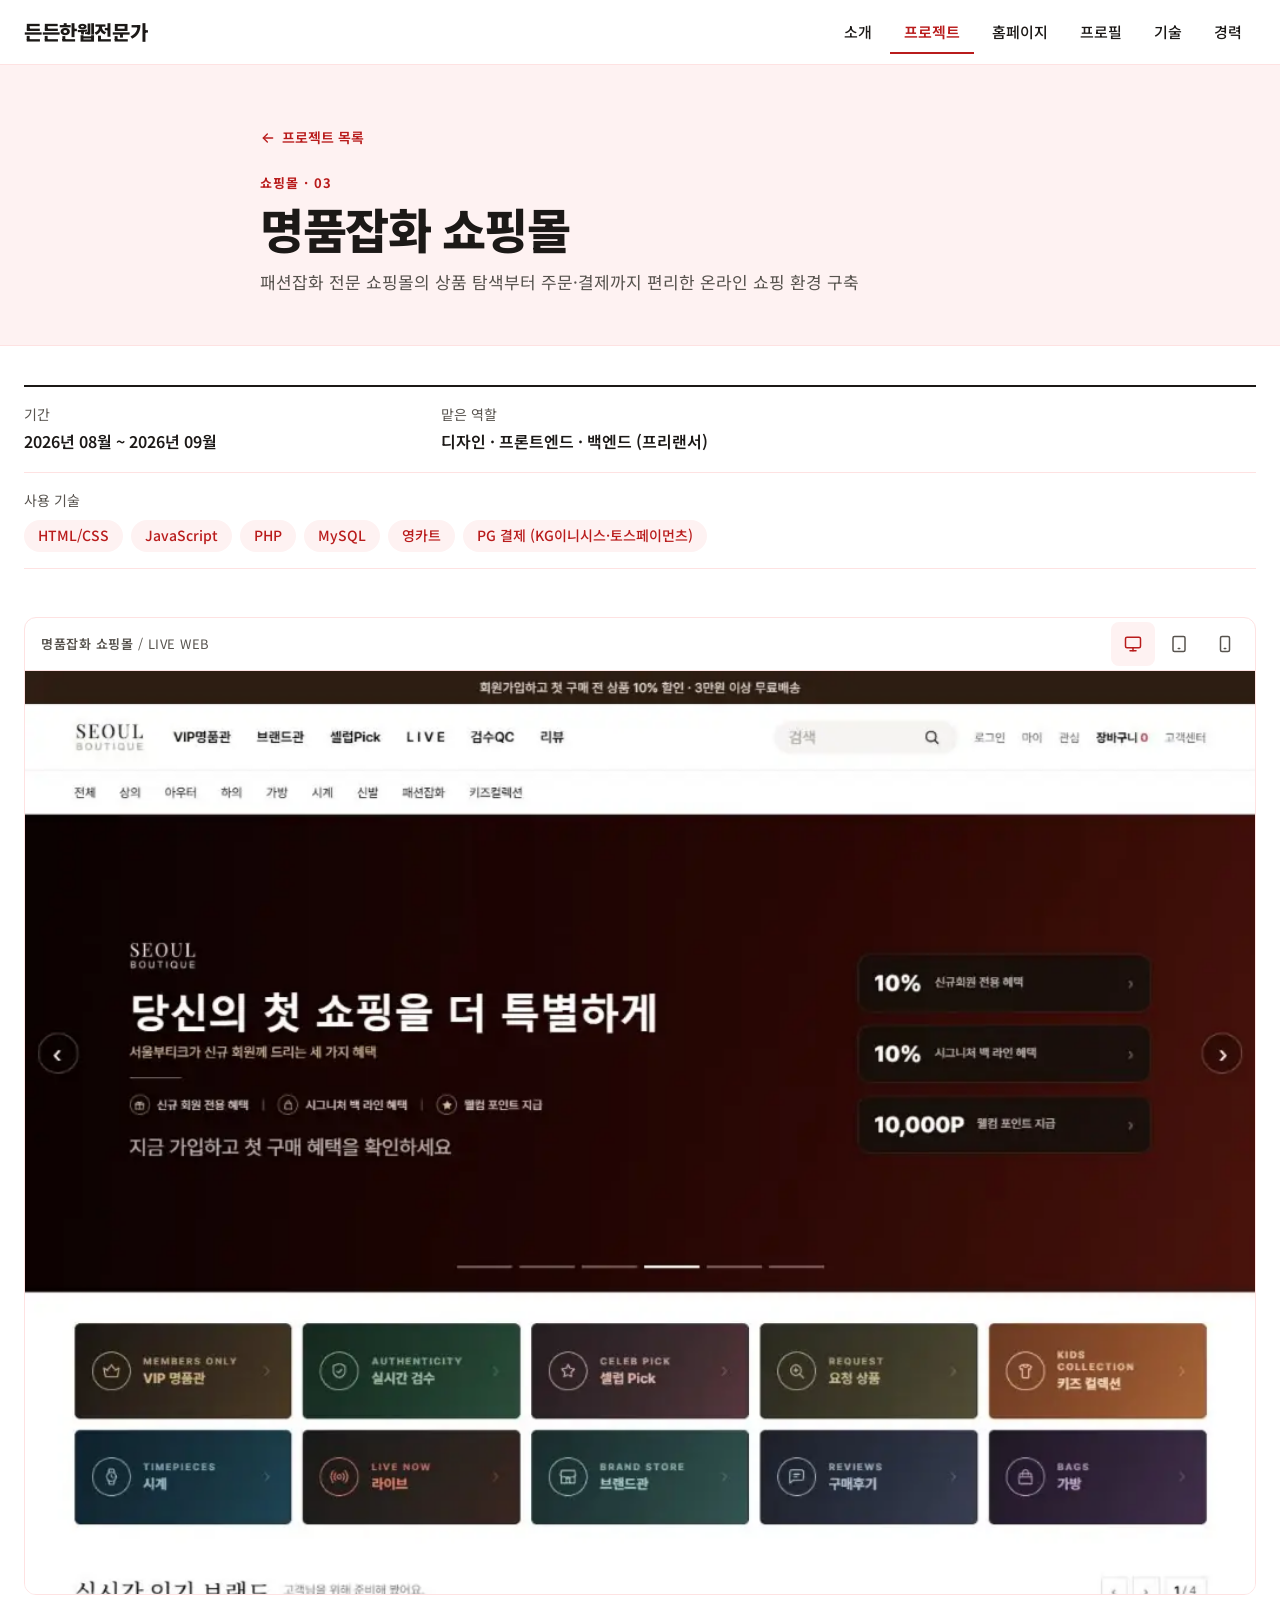
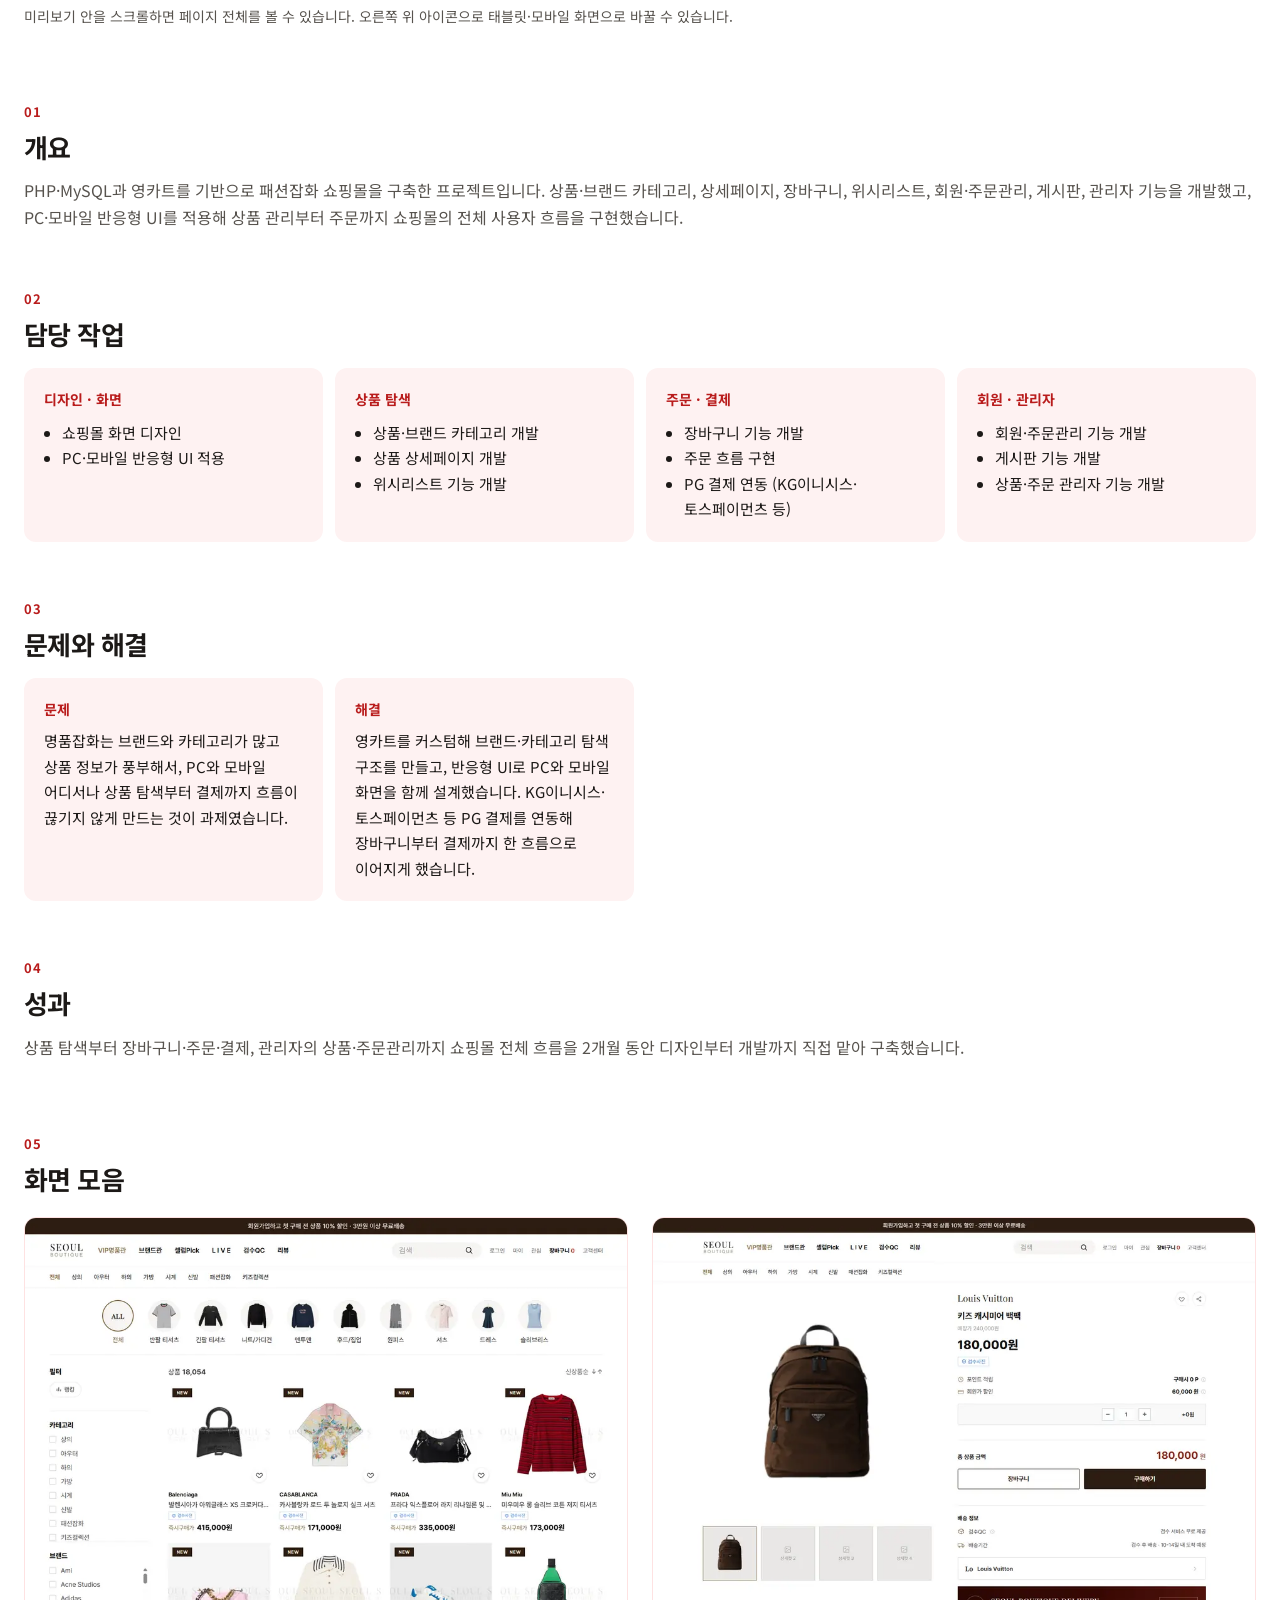
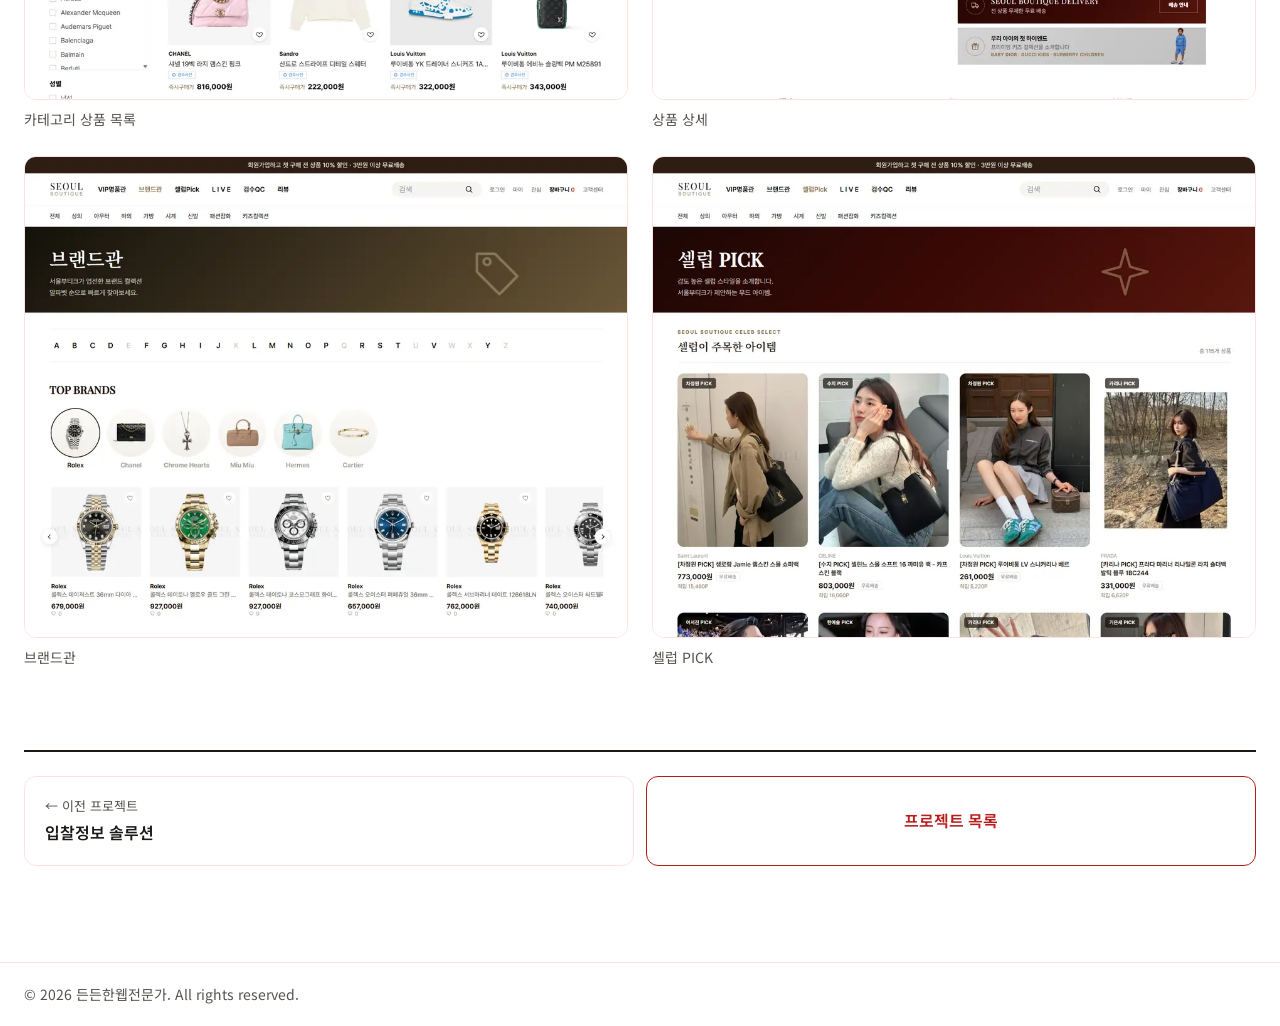
<file: projects/boutique.html>
<!doctype html>
<html lang="ko">
<head>
<meta charset="utf-8">
<meta name="viewport" content="width=device-width, initial-scale=1">
<title>명품잡화 쇼핑몰 · 든든한웹전문가</title>
<meta name="description" content="패션잡화 전문 쇼핑몰의 상품 탐색부터 주문·결제까지 편리한 온라인 쇼핑 환경 구축">
<link rel="preconnect" href="https://fonts.googleapis.com">
<link rel="preconnect" href="https://fonts.gstatic.com" crossorigin>
<link rel="stylesheet" href="https://fonts.googleapis.com/css2?family=Noto+Sans+KR:wght@400;500;600;700;800&amp;display=swap">
<link rel="icon" href="../images/favicon/favicon.svg" type="image/svg+xml">
<link rel="icon" href="../images/favicon/favicon-32.png" sizes="32x32" type="image/png">
<link rel="icon" href="../images/favicon/favicon-16.png" sizes="16x16" type="image/png">
<link rel="apple-touch-icon" href="../images/favicon/apple-touch-icon.png">
<link rel="stylesheet" href="../css/style.css">
</head>
<body>
<div class="pf" style="background:#FFFFFF;color:#1C1917;font-size:16px;line-height:1.7">

<header data-header style="position:sticky;top:0;z-index:30;background:#FFFFFF;border-bottom:1px solid #FEE2E2">
  <div style="max-width:1280px;margin:0 auto;padding:0 clamp(16px,3vw,24px);height:clamp(60px,5vw,72px);display:flex;align-items:center;justify-content:space-between;gap:16px">
    <a href="../index.html" aria-label="든든한웹전문가, 메인으로" style="display:inline-flex;align-items:center;min-height:44px;text-decoration:none;color:#1C1917">
      <span style="font-weight:800;font-size:20px;letter-spacing:-0.02em">든든한웹전문가</span>
    </a>
    <span class="show-desk">
      <nav aria-label="주 메뉴">
        <ul style="display:flex;align-items:center;gap:4px;list-style:none;margin:0;padding:0">
          <li><a href="../index.html#about" class="pf-nav__link" style="display:inline-flex;align-items:center;min-height:44px;padding:0 14px;font-size:15px;font-weight:500;color:#1C1917;text-decoration:none">소개</a></li>
          <li><a href="../index.html#projects" class="pf-nav__link" aria-current="page" style="display:inline-flex;align-items:center;min-height:44px;padding:0 14px;font-size:15px;font-weight:600;color:#B91C1C;text-decoration:none;box-shadow:inset 0 -2px 0 #B91C1C">프로젝트</a></li>
          <li><a href="../index.html#all-projects" class="pf-nav__link" style="display:inline-flex;align-items:center;min-height:44px;padding:0 14px;font-size:15px;font-weight:500;color:#1C1917;text-decoration:none">홈페이지</a></li>
          <li><a href="../index.html#work" class="pf-nav__link" style="display:inline-flex;align-items:center;min-height:44px;padding:0 14px;font-size:15px;font-weight:500;color:#1C1917;text-decoration:none">프로필</a></li>
          <li><a href="../index.html#skills" class="pf-nav__link" style="display:inline-flex;align-items:center;min-height:44px;padding:0 14px;font-size:15px;font-weight:500;color:#1C1917;text-decoration:none">기술</a></li>
          <li><a href="../index.html#career" class="pf-nav__link" style="display:inline-flex;align-items:center;min-height:44px;padding:0 14px;font-size:15px;font-weight:500;color:#1C1917;text-decoration:none">경력</a></li>
        </ul>
      </nav>
    </span>
    <span class="show-mob">
      <button type="button" class="pf-icon-btn" aria-label="메뉴 열기" aria-expanded="false" data-action="menu" style="width:44px;height:44px;display:inline-flex;align-items:center;justify-content:center;border:1px solid #FEE2E2;border-radius:8px;background:#FFFFFF;color:#1C1917">
        <span class="mi-closed">
          <svg width="22" height="22" viewBox="0 0 24 24" fill="none" stroke="currentColor" stroke-width="2" stroke-linecap="round" aria-hidden="true"><path d="M4 7h16"></path><path d="M4 12h16"></path><path d="M4 17h16"></path></svg>
        </span>
        <span class="mi-open">
          <svg width="22" height="22" viewBox="0 0 24 24" fill="none" stroke="currentColor" stroke-width="2" stroke-linecap="round" aria-hidden="true"><path d="M6 6l12 12"></path><path d="M18 6L6 18"></path></svg>
        </span>
      </button>
    </span>
  </div>
  <div class="mob-menu">
    <nav aria-label="모바일 메뉴" style="border-top:1px solid #FEE2E2;background:#FFFFFF;padding:8px 16px 20px">
      <ul style="list-style:none;margin:0;padding:0;display:flex;flex-direction:column">
        <li><a href="../index.html#about" style="display:flex;align-items:center;min-height:52px;padding:0 4px;border-bottom:1px solid #FEE2E2;font-size:17px;font-weight:500;color:#1C1917;text-decoration:none">소개</a></li>
        <li><a href="../index.html#projects" aria-current="page" style="display:flex;align-items:center;min-height:52px;padding:0 4px;border-bottom:1px solid #FEE2E2;font-size:17px;font-weight:600;color:#B91C1C;text-decoration:none">프로젝트</a></li>
        <li><a href="../index.html#all-projects" style="display:flex;align-items:center;min-height:52px;padding:0 4px;border-bottom:1px solid #FEE2E2;font-size:17px;font-weight:500;color:#1C1917;text-decoration:none">홈페이지</a></li>
        <li><a href="../index.html#work" style="display:flex;align-items:center;min-height:52px;padding:0 4px;border-bottom:1px solid #FEE2E2;font-size:17px;font-weight:500;color:#1C1917;text-decoration:none">프로필</a></li>
        <li><a href="../index.html#skills" style="display:flex;align-items:center;min-height:52px;padding:0 4px;border-bottom:1px solid #FEE2E2;font-size:17px;font-weight:500;color:#1C1917;text-decoration:none">기술</a></li>
        <li><a href="../index.html#career" style="display:flex;align-items:center;min-height:52px;padding:0 4px;font-size:17px;font-weight:500;color:#1C1917;text-decoration:none">경력</a></li>
      </ul>
    </nav>
  </div>
</header>

<main>
  <!-- 1. 머리 영역 -->
  <div style="background:#FEF2F2;border-bottom:1px solid #FEE2E2">
    <div style="max-width:808px;margin:0 auto;padding:clamp(32px,4vw,56px) clamp(16px,3vw,24px) clamp(32px,4vw,48px)">
      <a href="../index.html#projects" class="pf-link" style="display:inline-flex;align-items:center;gap:6px;min-height:44px;font-size:14px;font-weight:600;color:#B91C1C;text-decoration:none">
        <svg width="16" height="16" viewBox="0 0 24 24" fill="none" stroke="currentColor" stroke-width="2" stroke-linecap="round" stroke-linejoin="round" aria-hidden="true"><path d="M19 12H5"></path><path d="M11 6l-6 6 6 6"></path></svg>프로젝트 목록</a>
      <p style="margin:12px 0 0;font-size:13px;font-weight:700;letter-spacing:.08em;color:#B91C1C">쇼핑몰 · 03</p>
      <h1 style="margin:4px 0 0;font-size:clamp(32px,4vw,48px);font-weight:800;line-height:1.25;letter-spacing:-0.03em;white-space:nowrap;overflow:hidden;text-overflow:ellipsis" title="명품잡화 쇼핑몰">명품잡화 쇼핑몰</h1>
      <p style="margin:10px 0 0;font-size:17px;color:#57534E">패션잡화 전문 쇼핑몰의 상품 탐색부터 주문·결제까지 편리한 온라인 쇼핑 환경 구축</p>
    </div>
  </div>

  <!-- 2. 요약 정보 -->
  <div style="max-width:1280px;margin:0 auto;padding:clamp(28px,3vw,40px) clamp(16px,3vw,24px) 0">
    <dl style="margin:0;display:flex;flex-wrap:wrap;gap:0;border-top:2px solid #1C1917">
      <div style="flex:1 1 220px;padding:16px 24px 16px 0;border-bottom:1px solid #FEE2E2"><dt style="font-size:14px;color:#57534E">기간</dt><dd style="margin:2px 0 0;font-weight:600">2026년 08월 ~ 2026년 09월</dd></div>
      <div style="flex:2 1 420px;padding:16px 0;border-bottom:1px solid #FEE2E2"><dt style="font-size:14px;color:#57534E">맡은 역할</dt><dd style="margin:2px 0 0;font-weight:600">디자인 · 프론트엔드 · 백엔드 (프리랜서)</dd></div>
      <div style="flex:1 1 100%;padding:16px 0;border-bottom:1px solid #FEE2E2"><dt style="font-size:14px;color:#57534E">사용 기술</dt>
        <dd style="margin:8px 0 0"><ul style="list-style:none;margin:0;padding:0;display:flex;flex-wrap:wrap;gap:8px">
          <li style="display:inline-flex;align-items:center;height:32px;padding:0 14px;border-radius:999px;background:#FEF2F2;color:#B91C1C;font-size:14px;font-weight:500">HTML/CSS</li>
          <li style="display:inline-flex;align-items:center;height:32px;padding:0 14px;border-radius:999px;background:#FEF2F2;color:#B91C1C;font-size:14px;font-weight:500">JavaScript</li>
          <li style="display:inline-flex;align-items:center;height:32px;padding:0 14px;border-radius:999px;background:#FEF2F2;color:#B91C1C;font-size:14px;font-weight:500">PHP</li>
          <li style="display:inline-flex;align-items:center;height:32px;padding:0 14px;border-radius:999px;background:#FEF2F2;color:#B91C1C;font-size:14px;font-weight:500">MySQL</li>
          <li style="display:inline-flex;align-items:center;height:32px;padding:0 14px;border-radius:999px;background:#FEF2F2;color:#B91C1C;font-size:14px;font-weight:500">영카트</li>
          <li style="display:inline-flex;align-items:center;height:32px;padding:0 14px;border-radius:999px;background:#FEF2F2;color:#B91C1C;font-size:14px;font-weight:500">PG 결제 (KG이니시스·토스페이먼츠)</li>
        </ul></dd></div>
    </dl>
  </div>

  <!-- 3. 대표 화면 (PC·모바일 미리보기) -->
  <div style="max-width:1280px;margin:0 auto;padding:clamp(32px,4vw,48px) clamp(16px,3vw,24px) 0">
    <div data-device="desktop" style="border:1px solid #FEE2E2;border-radius:12px;overflow:hidden;background:#FFFFFF">
      <div style="display:flex;align-items:center;justify-content:space-between;gap:12px;padding:4px 8px 4px 16px;border-bottom:1px solid #FEE2E2">
        <span style="font-size:13px;font-weight:600;color:#57534E;letter-spacing:.04em;white-space:nowrap;overflow:hidden;text-overflow:ellipsis">명품잡화 쇼핑몰 <span style="font-weight:400">/ LIVE WEB</span></span>
        <div role="group" aria-label="미리보기 기기" style="display:flex;gap:2px">
          <span class="dv dv-desktop"><button type="button" aria-label="데스크톱 화면" aria-pressed="true" style="width:44px;height:44px;border:0;border-radius:8px;background:#FEF2F2;color:#B91C1C;display:inline-flex;align-items:center;justify-content:center"><svg width="18" height="18" viewBox="0 0 24 24" fill="none" stroke="currentColor" stroke-width="2" stroke-linecap="round" stroke-linejoin="round" aria-hidden="true"><rect x="2" y="3" width="20" height="14" rx="2"></rect><path d="M8 21h8"></path><path d="M12 17v4"></path></svg></button></span>
          <span class="dv dvx-desktop"><button type="button" class="pf-icon-btn" aria-label="데스크톱 화면" aria-pressed="false" data-device-set="desktop" style="width:44px;height:44px;border:0;border-radius:8px;background:#FFFFFF;color:#57534E;display:inline-flex;align-items:center;justify-content:center"><svg width="18" height="18" viewBox="0 0 24 24" fill="none" stroke="currentColor" stroke-width="2" stroke-linecap="round" stroke-linejoin="round" aria-hidden="true"><rect x="2" y="3" width="20" height="14" rx="2"></rect><path d="M8 21h8"></path><path d="M12 17v4"></path></svg></button></span>
          <span class="dv dv-tablet"><button type="button" aria-label="태블릿 화면" aria-pressed="true" style="width:44px;height:44px;border:0;border-radius:8px;background:#FEF2F2;color:#B91C1C;display:inline-flex;align-items:center;justify-content:center"><svg width="18" height="18" viewBox="0 0 24 24" fill="none" stroke="currentColor" stroke-width="2" stroke-linecap="round" stroke-linejoin="round" aria-hidden="true"><rect x="4" y="2" width="16" height="20" rx="2"></rect><path d="M11 18h2"></path></svg></button></span>
          <span class="dv dvx-tablet"><button type="button" class="pf-icon-btn" aria-label="태블릿 화면" aria-pressed="false" data-device-set="tablet" style="width:44px;height:44px;border:0;border-radius:8px;background:#FFFFFF;color:#57534E;display:inline-flex;align-items:center;justify-content:center"><svg width="18" height="18" viewBox="0 0 24 24" fill="none" stroke="currentColor" stroke-width="2" stroke-linecap="round" stroke-linejoin="round" aria-hidden="true"><rect x="4" y="2" width="16" height="20" rx="2"></rect><path d="M11 18h2"></path></svg></button></span>
          <span class="dv dv-mobile"><button type="button" aria-label="모바일 화면" aria-pressed="true" style="width:44px;height:44px;border:0;border-radius:8px;background:#FEF2F2;color:#B91C1C;display:inline-flex;align-items:center;justify-content:center"><svg width="18" height="18" viewBox="0 0 24 24" fill="none" stroke="currentColor" stroke-width="2" stroke-linecap="round" stroke-linejoin="round" aria-hidden="true"><rect x="6" y="2" width="12" height="20" rx="2"></rect><path d="M11 18h2"></path></svg></button></span>
          <span class="dv dvx-mobile"><button type="button" class="pf-icon-btn" aria-label="모바일 화면" aria-pressed="false" data-device-set="mobile" style="width:44px;height:44px;border:0;border-radius:8px;background:#FFFFFF;color:#57534E;display:inline-flex;align-items:center;justify-content:center"><svg width="18" height="18" viewBox="0 0 24 24" fill="none" stroke="currentColor" stroke-width="2" stroke-linecap="round" stroke-linejoin="round" aria-hidden="true"><rect x="6" y="2" width="12" height="20" rx="2"></rect><path d="M11 18h2"></path></svg></button></span>
        </div>
      </div>
      <span class="dv dv-desktop">
        <div tabindex="0" aria-label="명품잡화 쇼핑몰 데스크톱 화면, 스크롤 가능" style="aspect-ratio:4/3;height:auto;overflow-y:auto;background:#FEF2F2"><img src="../images/boutique-pc.webp" alt="명품잡화 쇼핑몰 데스크톱 전체 화면" style="display:block;width:100%"></div>
      </span>
      <span class="dv dv-tablet">
        <div style="background:#FEF2F2;display:flex;justify-content:center;padding:24px 16px"><div tabindex="0" aria-label="명품잡화 쇼핑몰 태블릿 화면, 스크롤 가능" style="width:min(100%,500px);aspect-ratio:500/660;height:auto;border:10px solid #1C1917;border-radius:22px;overflow-y:auto;background:#FFFFFF"><img src="../images/boutique-tablet.webp" alt="명품잡화 쇼핑몰 태블릿 전체 화면" style="display:block;width:100%"></div></div>
      </span>
      <span class="dv dv-mobile">
        <div style="background:#FEF2F2;display:flex;justify-content:center;padding:24px 16px"><div tabindex="0" aria-label="명품잡화 쇼핑몰 모바일 화면, 스크롤 가능" style="width:min(100%,300px);aspect-ratio:300/631;height:auto;border:8px solid #1C1917;border-radius:28px;overflow-y:auto;background:#FFFFFF"><img src="../images/boutique-mobile.webp" alt="명품잡화 쇼핑몰 모바일 전체 화면" style="display:block;width:100%"></div></div>
      </span>
    </div>
    <p style="margin:10px 0 0;font-size:14px;color:#57534E">미리보기 안을 스크롤하면 페이지 전체를 볼 수 있습니다. 오른쪽 위 아이콘으로 태블릿·모바일 화면으로 바꿀 수 있습니다.</p>
  </div>

  <!-- 4~7. 본문 -->
  <div style="max-width:1280px;margin:0 auto;padding:clamp(48px,6vw,72px) clamp(16px,3vw,24px) 0;display:flex;flex-direction:column;gap:clamp(40px,5vw,56px)">
    <section aria-labelledby="d-overview">
      <p style="margin:0 0 6px;font-size:13px;font-weight:700;letter-spacing:.08em;color:#B91C1C">01</p>
      <h2 id="d-overview" style="margin:0;font-size:clamp(22px,2.2vw,26px);font-weight:700;line-height:1.4;letter-spacing:-0.02em">개요</h2>
      <p style="margin:12px 0 0;color:#57534E">PHP·MySQL과 영카트를 기반으로 패션잡화 쇼핑몰을 구축한 프로젝트입니다. 상품·브랜드 카테고리, 상세페이지, 장바구니, 위시리스트, 회원·주문관리, 게시판, 관리자 기능을 개발했고, PC·모바일 반응형 UI를 적용해 상품 관리부터 주문까지 쇼핑몰의 전체 사용자 흐름을 구현했습니다.</p>
    </section>
    <section aria-labelledby="d-work">
      <p style="margin:0 0 6px;font-size:13px;font-weight:700;letter-spacing:.08em;color:#B91C1C">02</p>
      <h2 id="d-work" style="margin:0;font-size:clamp(22px,2.2vw,26px);font-weight:700;line-height:1.4;letter-spacing:-0.02em">담당 작업</h2>
      <div style="margin-top:16px;display:grid;grid-template-columns:repeat(auto-fill,minmax(240px,1fr));gap:12px">
        <div style="background:#FEF2F2;border-radius:12px;padding:20px">
          <p style="margin:0;font-size:14px;font-weight:700;color:#B91C1C">디자인 · 화면</p>
          <ul style="margin:8px 0 0;padding-left:18px;font-size:15px;color:#1C1917;line-height:1.7">
            <li>쇼핑몰 화면 디자인</li>
            <li>PC·모바일 반응형 UI 적용</li>
          </ul>
        </div>
        <div style="background:#FEF2F2;border-radius:12px;padding:20px">
          <p style="margin:0;font-size:14px;font-weight:700;color:#B91C1C">상품 탐색</p>
          <ul style="margin:8px 0 0;padding-left:18px;font-size:15px;color:#1C1917;line-height:1.7">
            <li>상품·브랜드 카테고리 개발</li>
            <li>상품 상세페이지 개발</li>
            <li>위시리스트 기능 개발</li>
          </ul>
        </div>
        <div style="background:#FEF2F2;border-radius:12px;padding:20px">
          <p style="margin:0;font-size:14px;font-weight:700;color:#B91C1C">주문 · 결제</p>
          <ul style="margin:8px 0 0;padding-left:18px;font-size:15px;color:#1C1917;line-height:1.7">
            <li>장바구니 기능 개발</li>
            <li>주문 흐름 구현</li>
            <li>PG 결제 연동 (KG이니시스·토스페이먼츠 등)</li>
          </ul>
        </div>
        <div style="background:#FEF2F2;border-radius:12px;padding:20px">
          <p style="margin:0;font-size:14px;font-weight:700;color:#B91C1C">회원 · 관리자</p>
          <ul style="margin:8px 0 0;padding-left:18px;font-size:15px;color:#1C1917;line-height:1.7">
            <li>회원·주문관리 기능 개발</li>
            <li>게시판 기능 개발</li>
            <li>상품·주문 관리자 기능 개발</li>
          </ul>
        </div>
      </div>
    </section>
    <section aria-labelledby="d-problem">
      <p style="margin:0 0 6px;font-size:13px;font-weight:700;letter-spacing:.08em;color:#B91C1C">03</p>
      <h2 id="d-problem" style="margin:0;font-size:clamp(22px,2.2vw,26px);font-weight:700;line-height:1.4;letter-spacing:-0.02em">문제와 해결</h2>
      <div style="margin-top:16px;display:grid;grid-template-columns:repeat(auto-fill,minmax(260px,1fr));gap:12px">
        <div style="background:#FEF2F2;border-radius:12px;padding:20px">
          <p style="margin:0;font-size:14px;font-weight:700;color:#B91C1C">문제</p>
          <p style="margin:6px 0 0;font-size:15px;color:#1C1917">명품잡화는 브랜드와 카테고리가 많고 상품 정보가 풍부해서, PC와 모바일 어디서나 상품 탐색부터 결제까지 흐름이 끊기지 않게 만드는 것이 과제였습니다.</p>
        </div>
        <div style="background:#FEF2F2;border-radius:12px;padding:20px">
          <p style="margin:0;font-size:14px;font-weight:700;color:#B91C1C">해결</p>
          <p style="margin:6px 0 0;font-size:15px;color:#1C1917">영카트를 커스텀해 브랜드·카테고리 탐색 구조를 만들고, 반응형 UI로 PC와 모바일 화면을 함께 설계했습니다. KG이니시스·토스페이먼츠 등 PG 결제를 연동해 장바구니부터 결제까지 한 흐름으로 이어지게 했습니다.</p>
        </div>
      </div>
    </section>
    <section aria-labelledby="d-result">
      <p style="margin:0 0 6px;font-size:13px;font-weight:700;letter-spacing:.08em;color:#B91C1C">04</p>
      <h2 id="d-result" style="margin:0;font-size:clamp(22px,2.2vw,26px);font-weight:700;line-height:1.4;letter-spacing:-0.02em">성과</h2>
      <p style="margin:12px 0 0;color:#57534E">상품 탐색부터 장바구니·주문·결제, 관리자의 상품·주문관리까지 쇼핑몰 전체 흐름을 2개월 동안 디자인부터 개발까지 직접 맡아 구축했습니다.</p>
    </section>
  </div>

  <!-- 8. 화면 모음 -->
  <section aria-labelledby="d-screens" style="max-width:1280px;margin:0 auto;padding:clamp(48px,6vw,72px) clamp(16px,3vw,24px) 0">
    <p style="margin:0 0 6px;font-size:13px;font-weight:700;letter-spacing:.08em;color:#B91C1C">05</p>
    <h2 id="d-screens" style="margin:0 0 20px;font-size:clamp(22px,2.2vw,26px);font-weight:700;line-height:1.4;letter-spacing:-0.02em">화면 모음</h2>
    <ul style="list-style:none;margin:0;padding:0;display:grid;grid-template-columns:repeat(auto-fill,minmax(min(100%,480px),1fr));gap:24px">
      <li><figure style="margin:0"><img src="../images/boutique-screen-1.webp" alt="카테고리 상품 목록 화면: 필터와 상품 리스트" loading="lazy" style="display:block;width:100%;aspect-ratio:1474/1178;object-fit:cover;object-position:top;border:1px solid #FEE2E2;border-radius:12px"><figcaption style="margin-top:8px;font-size:14px;color:#57534E">카테고리 상품 목록</figcaption></figure></li>
      <li><figure style="margin:0"><img src="../images/boutique-screen-2.webp" alt="상품 상세 화면: 가격·검수사진·배송 정보" loading="lazy" style="display:block;width:100%;aspect-ratio:1474/1178;object-fit:cover;object-position:top;border:1px solid #FEE2E2;border-radius:12px"><figcaption style="margin-top:8px;font-size:14px;color:#57534E">상품 상세</figcaption></figure></li>
      <li><figure style="margin:0"><img src="../images/boutique-screen-3.webp" alt="브랜드관 화면: 알파벳 찾기와 TOP BRANDS" loading="lazy" style="display:block;width:100%;aspect-ratio:1474/1178;object-fit:cover;object-position:top;border:1px solid #FEE2E2;border-radius:12px"><figcaption style="margin-top:8px;font-size:14px;color:#57534E">브랜드관</figcaption></figure></li>
      <li><figure style="margin:0"><img src="../images/boutique-screen-4.webp" alt="셀럽 PICK 화면: 셀럽이 주목한 아이템 목록" loading="lazy" style="display:block;width:100%;aspect-ratio:1474/1178;object-fit:cover;object-position:top;border:1px solid #FEE2E2;border-radius:12px"><figcaption style="margin-top:8px;font-size:14px;color:#57534E">셀럽 PICK</figcaption></figure></li>
    </ul>
  </section>

  <!-- 9. 하단 이동 -->
  <nav aria-label="다른 프로젝트" style="max-width:1280px;margin:0 auto;padding:clamp(56px,7vw,80px) clamp(16px,3vw,24px) clamp(64px,8vw,96px)">
    <div style="display:grid;grid-template-columns:repeat(auto-fit,minmax(240px,1fr));gap:12px;border-top:2px solid #1C1917;padding-top:24px">
      <a href="bidk.html" class="pf-card" style="display:flex;flex-direction:column;gap:2px;padding:18px 20px;border:1px solid #FEE2E2;border-radius:12px;text-decoration:none;color:#1C1917;min-width:0">
        <span style="font-size:13px;color:#57534E">← 이전 프로젝트</span><span style="max-width:100%;font-weight:600;white-space:nowrap;overflow:hidden;text-overflow:ellipsis">입찰정보 솔루션</span></a>
      <a href="../index.html#projects" class="pf-btn--secondary" style="display:flex;align-items:center;justify-content:center;gap:6px;padding:18px 20px;border:1px solid #B91C1C;border-radius:12px;text-decoration:none;color:#B91C1C;font-weight:600;background:#FFFFFF">프로젝트 목록</a>
    </div>
  </nav>
</main>

<footer style="border-top:1px solid #FEE2E2;background:#FFFFFF">
  <div style="max-width:1280px;margin:0 auto;padding:20px clamp(16px,3vw,24px);display:flex;flex-wrap:wrap;align-items:center;justify-content:space-between;gap:8px;font-size:14px;color:#57534E">
    <p style="margin:0">© 2026 든든한웹전문가. All rights reserved.</p>
  </div>
</footer>
</div>
<script src="../js/main.js"></script>
</body>
</html>
</file>
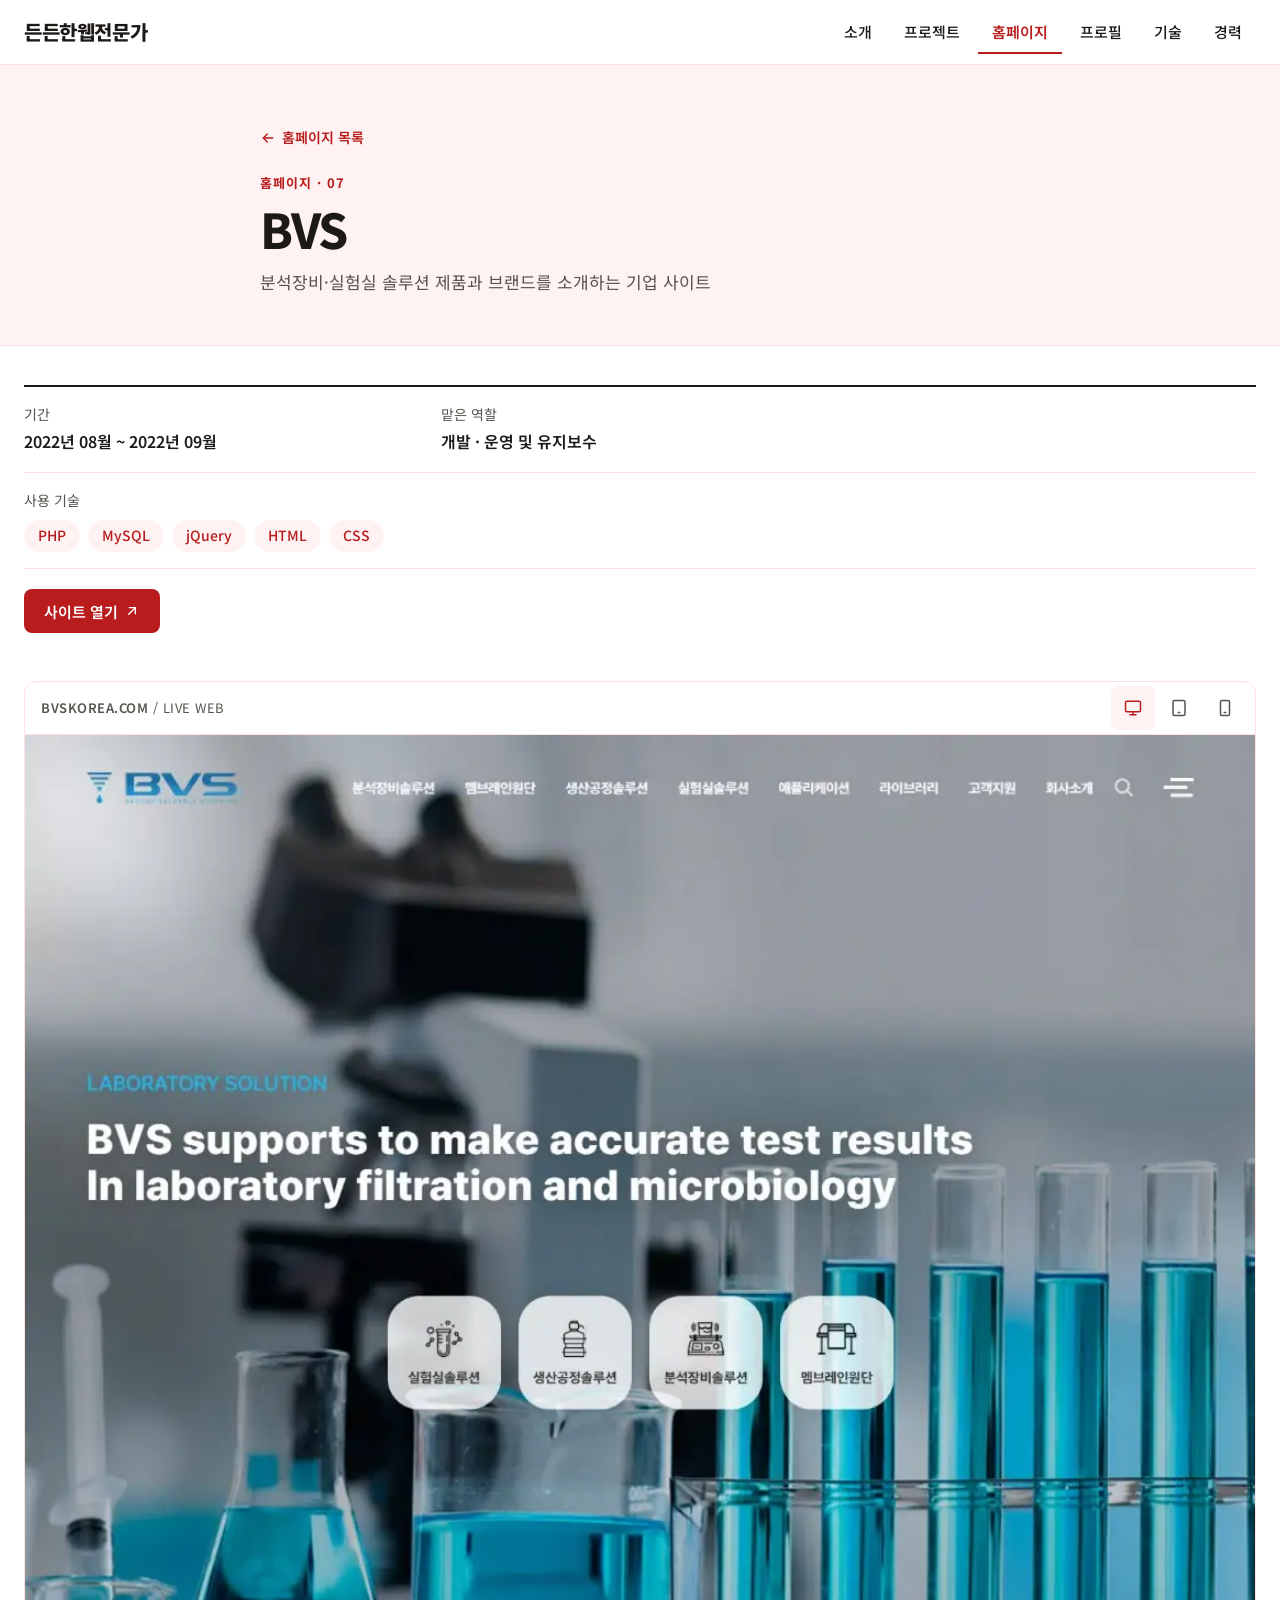
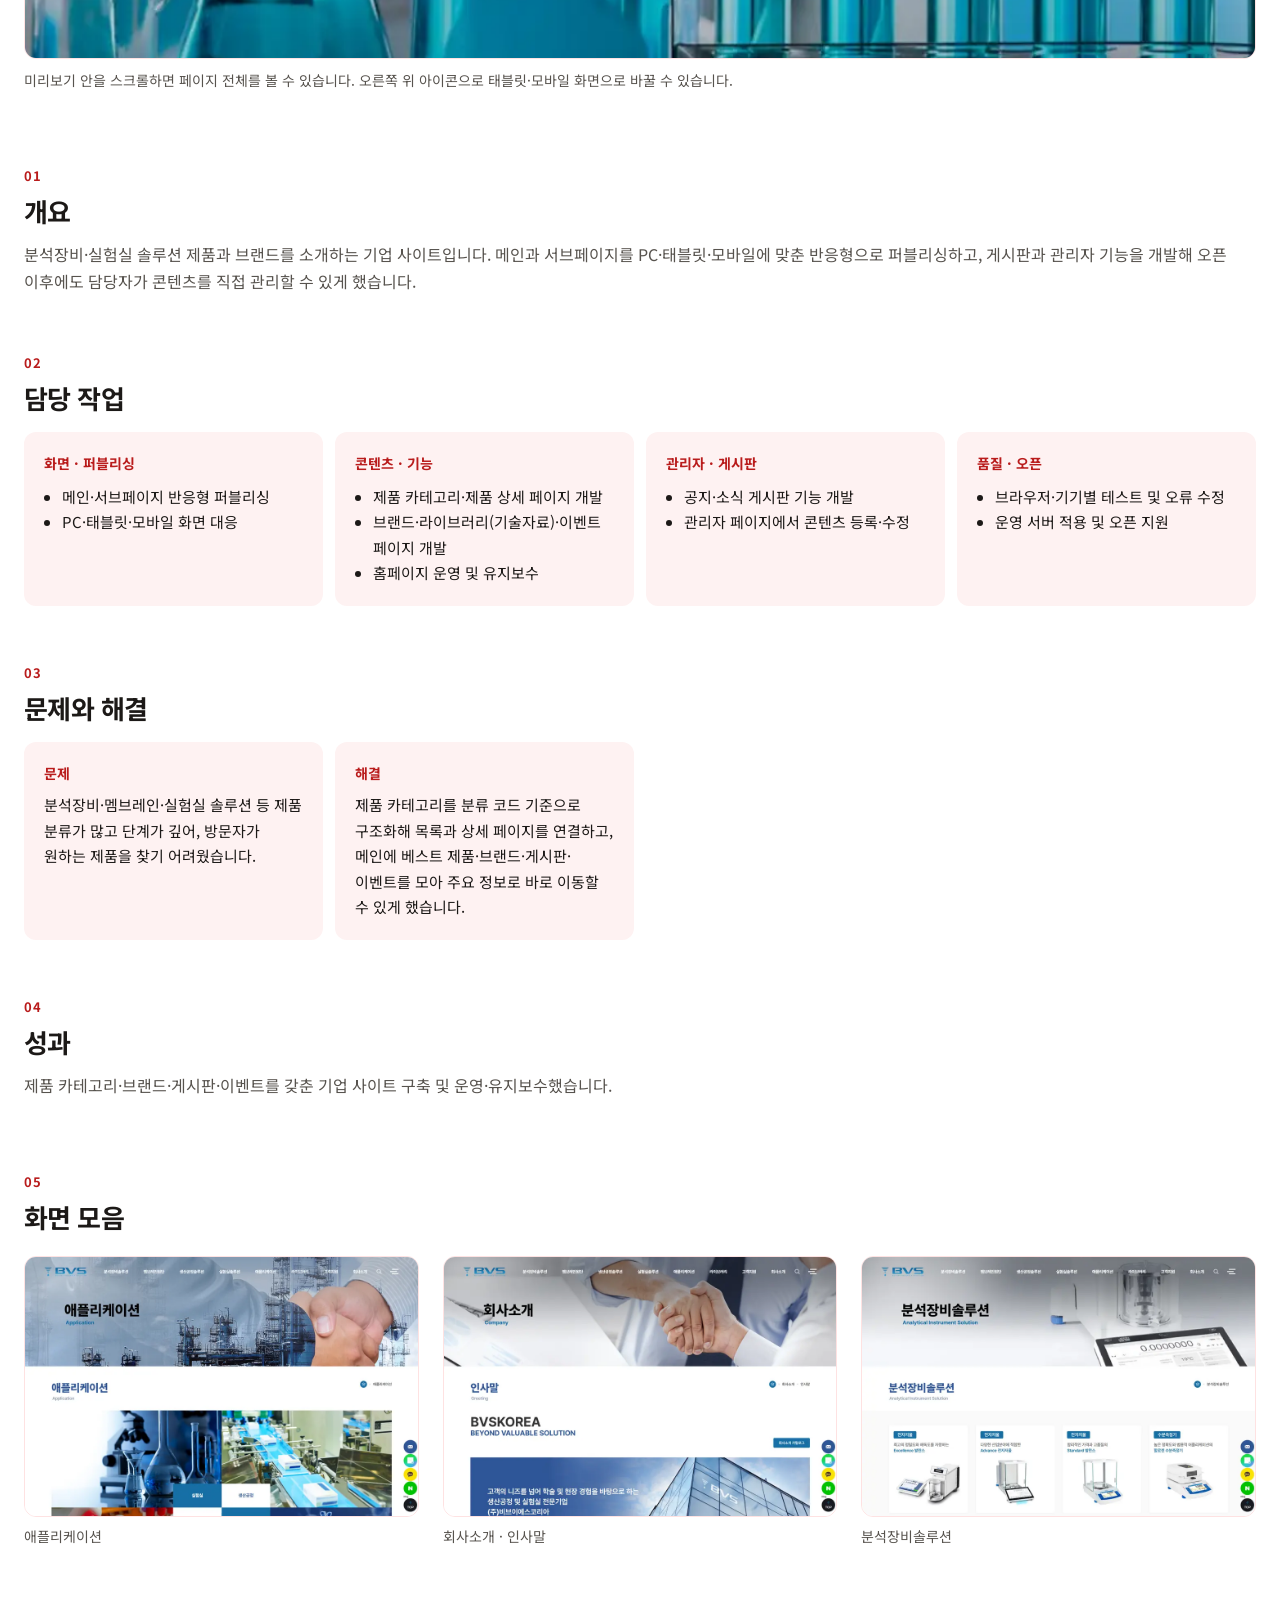
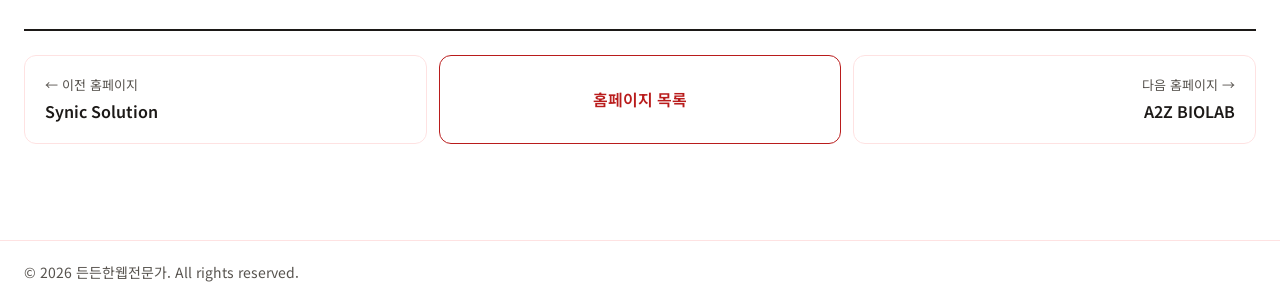
<file: projects/bvs.html>
<!doctype html>
<html lang="ko">
<head>
<meta charset="utf-8">
<meta name="viewport" content="width=device-width, initial-scale=1">
<title>BVS · 든든한웹전문가</title>
<meta name="description" content="분석장비·실험실 솔루션 제품과 브랜드를 소개하는 기업 사이트">
<link rel="preconnect" href="https://fonts.googleapis.com">
<link rel="preconnect" href="https://fonts.gstatic.com" crossorigin>
<link rel="stylesheet" href="https://fonts.googleapis.com/css2?family=Noto+Sans+KR:wght@400;500;600;700;800&amp;display=swap">
<link rel="icon" href="../images/favicon/favicon.svg" type="image/svg+xml">
<link rel="icon" href="../images/favicon/favicon-32.png" sizes="32x32" type="image/png">
<link rel="icon" href="../images/favicon/favicon-16.png" sizes="16x16" type="image/png">
<link rel="apple-touch-icon" href="../images/favicon/apple-touch-icon.png">
<link rel="stylesheet" href="../css/style.css">
</head>
<body>
<div class="pf" style="background:#FFFFFF;color:#1C1917;font-size:16px;line-height:1.7">

<header data-header style="position:sticky;top:0;z-index:30;background:#FFFFFF;border-bottom:1px solid #FEE2E2">
  <div style="max-width:1280px;margin:0 auto;padding:0 clamp(16px,3vw,24px);height:clamp(60px,5vw,72px);display:flex;align-items:center;justify-content:space-between;gap:16px">
    <a href="../index.html" aria-label="든든한웹전문가, 메인으로" style="display:inline-flex;align-items:center;min-height:44px;text-decoration:none;color:#1C1917">
      <span style="font-weight:800;font-size:20px;letter-spacing:-0.02em">든든한웹전문가</span>
    </a>
    <span class="show-desk">
      <nav aria-label="주 메뉴">
        <ul style="display:flex;align-items:center;gap:4px;list-style:none;margin:0;padding:0">
          <li><a href="../index.html#about" class="pf-nav__link" style="display:inline-flex;align-items:center;min-height:44px;padding:0 14px;font-size:15px;font-weight:500;color:#1C1917;text-decoration:none">소개</a></li>
          <li><a href="../index.html#projects" class="pf-nav__link" style="display:inline-flex;align-items:center;min-height:44px;padding:0 14px;font-size:15px;font-weight:500;color:#1C1917;text-decoration:none">프로젝트</a></li>
          <li><a href="../index.html#all-projects" class="pf-nav__link" aria-current="page" style="display:inline-flex;align-items:center;min-height:44px;padding:0 14px;font-size:15px;font-weight:600;color:#B91C1C;text-decoration:none;box-shadow:inset 0 -2px 0 #B91C1C">홈페이지</a></li>
          <li><a href="../index.html#work" class="pf-nav__link" style="display:inline-flex;align-items:center;min-height:44px;padding:0 14px;font-size:15px;font-weight:500;color:#1C1917;text-decoration:none">프로필</a></li>
          <li><a href="../index.html#skills" class="pf-nav__link" style="display:inline-flex;align-items:center;min-height:44px;padding:0 14px;font-size:15px;font-weight:500;color:#1C1917;text-decoration:none">기술</a></li>
          <li><a href="../index.html#career" class="pf-nav__link" style="display:inline-flex;align-items:center;min-height:44px;padding:0 14px;font-size:15px;font-weight:500;color:#1C1917;text-decoration:none">경력</a></li>
        </ul>
      </nav>
    </span>
    <span class="show-mob">
      <button type="button" class="pf-icon-btn" aria-label="메뉴 열기" aria-expanded="false" data-action="menu" style="width:44px;height:44px;display:inline-flex;align-items:center;justify-content:center;border:1px solid #FEE2E2;border-radius:8px;background:#FFFFFF;color:#1C1917">
        <span class="mi-closed">
          <svg width="22" height="22" viewBox="0 0 24 24" fill="none" stroke="currentColor" stroke-width="2" stroke-linecap="round" aria-hidden="true"><path d="M4 7h16"></path><path d="M4 12h16"></path><path d="M4 17h16"></path></svg>
        </span>
        <span class="mi-open">
          <svg width="22" height="22" viewBox="0 0 24 24" fill="none" stroke="currentColor" stroke-width="2" stroke-linecap="round" aria-hidden="true"><path d="M6 6l12 12"></path><path d="M18 6L6 18"></path></svg>
        </span>
      </button>
    </span>
  </div>
  <div class="mob-menu">
    <nav aria-label="모바일 메뉴" style="border-top:1px solid #FEE2E2;background:#FFFFFF;padding:8px 16px 20px">
      <ul style="list-style:none;margin:0;padding:0;display:flex;flex-direction:column">
        <li><a href="../index.html#about" style="display:flex;align-items:center;min-height:52px;padding:0 4px;border-bottom:1px solid #FEE2E2;font-size:17px;font-weight:500;color:#1C1917;text-decoration:none">소개</a></li>
        <li><a href="../index.html#projects" style="display:flex;align-items:center;min-height:52px;padding:0 4px;border-bottom:1px solid #FEE2E2;font-size:17px;font-weight:500;color:#1C1917;text-decoration:none">프로젝트</a></li>
        <li><a href="../index.html#all-projects" aria-current="page" style="display:flex;align-items:center;min-height:52px;padding:0 4px;border-bottom:1px solid #FEE2E2;font-size:17px;font-weight:600;color:#B91C1C;text-decoration:none">홈페이지</a></li>
        <li><a href="../index.html#work" style="display:flex;align-items:center;min-height:52px;padding:0 4px;border-bottom:1px solid #FEE2E2;font-size:17px;font-weight:500;color:#1C1917;text-decoration:none">프로필</a></li>
        <li><a href="../index.html#skills" style="display:flex;align-items:center;min-height:52px;padding:0 4px;border-bottom:1px solid #FEE2E2;font-size:17px;font-weight:500;color:#1C1917;text-decoration:none">기술</a></li>
        <li><a href="../index.html#career" style="display:flex;align-items:center;min-height:52px;padding:0 4px;font-size:17px;font-weight:500;color:#1C1917;text-decoration:none">경력</a></li>
      </ul>
    </nav>
  </div>
</header>

<main>
  <!-- 1. 머리 영역 -->
  <div style="background:#FEF2F2;border-bottom:1px solid #FEE2E2">
    <div style="max-width:808px;margin:0 auto;padding:clamp(32px,4vw,56px) clamp(16px,3vw,24px) clamp(32px,4vw,48px)">
      <a href="../index.html#all-projects" class="pf-link" style="display:inline-flex;align-items:center;gap:6px;min-height:44px;font-size:14px;font-weight:600;color:#B91C1C;text-decoration:none">
        <svg width="16" height="16" viewBox="0 0 24 24" fill="none" stroke="currentColor" stroke-width="2" stroke-linecap="round" stroke-linejoin="round" aria-hidden="true"><path d="M19 12H5"></path><path d="M11 6l-6 6 6 6"></path></svg>홈페이지 목록</a>
      <p style="margin:12px 0 0;font-size:13px;font-weight:700;letter-spacing:.08em;color:#B91C1C">홈페이지 · 07</p>
      <h1 style="margin:4px 0 0;font-size:clamp(32px,4vw,48px);font-weight:800;line-height:1.25;letter-spacing:-0.03em;white-space:nowrap;overflow:hidden;text-overflow:ellipsis" title="BVS">BVS</h1>
      <p style="margin:10px 0 0;font-size:17px;color:#57534E">분석장비·실험실 솔루션 제품과 브랜드를 소개하는 기업 사이트</p>
    </div>
  </div>

  <!-- 2. 요약 정보 -->
  <div style="max-width:1280px;margin:0 auto;padding:clamp(28px,3vw,40px) clamp(16px,3vw,24px) 0">
    <dl style="margin:0;display:flex;flex-wrap:wrap;gap:0;border-top:2px solid #1C1917">
      <div style="flex:1 1 220px;padding:16px 24px 16px 0;border-bottom:1px solid #FEE2E2"><dt style="font-size:14px;color:#57534E">기간</dt><dd style="margin:2px 0 0;font-weight:600">2022년 08월 ~ 2022년 09월</dd></div>
      <div style="flex:2 1 420px;padding:16px 0;border-bottom:1px solid #FEE2E2"><dt style="font-size:14px;color:#57534E">맡은 역할</dt><dd style="margin:2px 0 0;font-weight:600">개발 · 운영 및 유지보수</dd></div>
      <div style="flex:1 1 100%;padding:16px 0;border-bottom:1px solid #FEE2E2"><dt style="font-size:14px;color:#57534E">사용 기술</dt>
        <dd style="margin:8px 0 0"><ul style="list-style:none;margin:0;padding:0;display:flex;flex-wrap:wrap;gap:8px">
          <li style="display:inline-flex;align-items:center;height:32px;padding:0 14px;border-radius:999px;background:#FEF2F2;color:#B91C1C;font-size:14px;font-weight:500">PHP</li>
          <li style="display:inline-flex;align-items:center;height:32px;padding:0 14px;border-radius:999px;background:#FEF2F2;color:#B91C1C;font-size:14px;font-weight:500">MySQL</li>
          <li style="display:inline-flex;align-items:center;height:32px;padding:0 14px;border-radius:999px;background:#FEF2F2;color:#B91C1C;font-size:14px;font-weight:500">jQuery</li>
          <li style="display:inline-flex;align-items:center;height:32px;padding:0 14px;border-radius:999px;background:#FEF2F2;color:#B91C1C;font-size:14px;font-weight:500">HTML</li>
          <li style="display:inline-flex;align-items:center;height:32px;padding:0 14px;border-radius:999px;background:#FEF2F2;color:#B91C1C;font-size:14px;font-weight:500">CSS</li>
        </ul></dd></div>
    </dl>
    <div style="display:flex;flex-wrap:wrap;gap:8px;margin-top:20px">
      <a href="https://bvskorea.com" target="_blank" rel="noopener" class="pf-btn--primary" style="display:inline-flex;align-items:center;gap:6px;min-height:44px;padding:0 20px;border-radius:8px;background:#B91C1C;color:#FFFFFF;font-size:15px;font-weight:600;text-decoration:none">사이트 열기
        <svg width="16" height="16" viewBox="0 0 24 24" fill="none" stroke="currentColor" stroke-width="2" stroke-linecap="round" stroke-linejoin="round" aria-hidden="true"><path d="M7 17L17 7"></path><path d="M8 7h9v9"></path></svg></a>
    </div>
  </div>

  <!-- 3. 대표 화면 (PC·모바일 미리보기) -->
  <div style="max-width:1280px;margin:0 auto;padding:clamp(32px,4vw,48px) clamp(16px,3vw,24px) 0">
    <div data-device="desktop" style="border:1px solid #FEE2E2;border-radius:12px;overflow:hidden;background:#FFFFFF">
      <div style="display:flex;align-items:center;justify-content:space-between;gap:12px;padding:4px 8px 4px 16px;border-bottom:1px solid #FEE2E2">
        <span style="font-size:13px;font-weight:600;color:#57534E;letter-spacing:.04em;white-space:nowrap;overflow:hidden;text-overflow:ellipsis">BVSKOREA.COM <span style="font-weight:400">/ LIVE WEB</span></span>
        <div role="group" aria-label="미리보기 기기" style="display:flex;gap:2px">
          <span class="dv dv-desktop"><button type="button" aria-label="데스크톱 화면" aria-pressed="true" style="width:44px;height:44px;border:0;border-radius:8px;background:#FEF2F2;color:#B91C1C;display:inline-flex;align-items:center;justify-content:center"><svg width="18" height="18" viewBox="0 0 24 24" fill="none" stroke="currentColor" stroke-width="2" stroke-linecap="round" stroke-linejoin="round" aria-hidden="true"><rect x="2" y="3" width="20" height="14" rx="2"></rect><path d="M8 21h8"></path><path d="M12 17v4"></path></svg></button></span>
          <span class="dv dvx-desktop"><button type="button" class="pf-icon-btn" aria-label="데스크톱 화면" aria-pressed="false" data-device-set="desktop" style="width:44px;height:44px;border:0;border-radius:8px;background:#FFFFFF;color:#57534E;display:inline-flex;align-items:center;justify-content:center"><svg width="18" height="18" viewBox="0 0 24 24" fill="none" stroke="currentColor" stroke-width="2" stroke-linecap="round" stroke-linejoin="round" aria-hidden="true"><rect x="2" y="3" width="20" height="14" rx="2"></rect><path d="M8 21h8"></path><path d="M12 17v4"></path></svg></button></span>
          <span class="dv dv-tablet"><button type="button" aria-label="태블릿 화면" aria-pressed="true" style="width:44px;height:44px;border:0;border-radius:8px;background:#FEF2F2;color:#B91C1C;display:inline-flex;align-items:center;justify-content:center"><svg width="18" height="18" viewBox="0 0 24 24" fill="none" stroke="currentColor" stroke-width="2" stroke-linecap="round" stroke-linejoin="round" aria-hidden="true"><rect x="4" y="2" width="16" height="20" rx="2"></rect><path d="M11 18h2"></path></svg></button></span>
          <span class="dv dvx-tablet"><button type="button" class="pf-icon-btn" aria-label="태블릿 화면" aria-pressed="false" data-device-set="tablet" style="width:44px;height:44px;border:0;border-radius:8px;background:#FFFFFF;color:#57534E;display:inline-flex;align-items:center;justify-content:center"><svg width="18" height="18" viewBox="0 0 24 24" fill="none" stroke="currentColor" stroke-width="2" stroke-linecap="round" stroke-linejoin="round" aria-hidden="true"><rect x="4" y="2" width="16" height="20" rx="2"></rect><path d="M11 18h2"></path></svg></button></span>
          <span class="dv dv-mobile"><button type="button" aria-label="모바일 화면" aria-pressed="true" style="width:44px;height:44px;border:0;border-radius:8px;background:#FEF2F2;color:#B91C1C;display:inline-flex;align-items:center;justify-content:center"><svg width="18" height="18" viewBox="0 0 24 24" fill="none" stroke="currentColor" stroke-width="2" stroke-linecap="round" stroke-linejoin="round" aria-hidden="true"><rect x="6" y="2" width="12" height="20" rx="2"></rect><path d="M11 18h2"></path></svg></button></span>
          <span class="dv dvx-mobile"><button type="button" class="pf-icon-btn" aria-label="모바일 화면" aria-pressed="false" data-device-set="mobile" style="width:44px;height:44px;border:0;border-radius:8px;background:#FFFFFF;color:#57534E;display:inline-flex;align-items:center;justify-content:center"><svg width="18" height="18" viewBox="0 0 24 24" fill="none" stroke="currentColor" stroke-width="2" stroke-linecap="round" stroke-linejoin="round" aria-hidden="true"><rect x="6" y="2" width="12" height="20" rx="2"></rect><path d="M11 18h2"></path></svg></button></span>
        </div>
      </div>
      <span class="dv dv-desktop">
        <div tabindex="0" aria-label="BVS 데스크톱 화면, 스크롤 가능" style="aspect-ratio:4/3;height:auto;overflow-y:auto;background:#FEF2F2"><img src="../images/bvs-pc.webp" alt="BVS 데스크톱 전체 화면" style="display:block;width:100%"></div>
      </span>
      <span class="dv dv-tablet">
        <div style="background:#FEF2F2;display:flex;justify-content:center;padding:24px 16px"><div tabindex="0" aria-label="BVS 태블릿 화면, 스크롤 가능" style="width:min(100%,500px);aspect-ratio:500/660;height:auto;border:10px solid #1C1917;border-radius:22px;overflow-y:auto;background:#FFFFFF"><img src="../images/bvs-tablet.webp" alt="BVS 태블릿 전체 화면" style="display:block;width:100%"></div></div>
      </span>
      <span class="dv dv-mobile">
        <div style="background:#FEF2F2;display:flex;justify-content:center;padding:24px 16px"><div tabindex="0" aria-label="BVS 모바일 화면, 스크롤 가능" style="width:min(100%,300px);aspect-ratio:300/631;height:auto;border:8px solid #1C1917;border-radius:28px;overflow-y:auto;background:#FFFFFF"><img src="../images/bvs-mobile.webp" alt="BVS 모바일 전체 화면" style="display:block;width:100%"></div></div>
      </span>
    </div>
    <p style="margin:10px 0 0;font-size:14px;color:#57534E">미리보기 안을 스크롤하면 페이지 전체를 볼 수 있습니다. 오른쪽 위 아이콘으로 태블릿·모바일 화면으로 바꿀 수 있습니다.</p>
  </div>

  <!-- 4~7. 본문 -->
  <div style="max-width:1280px;margin:0 auto;padding:clamp(48px,6vw,72px) clamp(16px,3vw,24px) 0;display:flex;flex-direction:column;gap:clamp(40px,5vw,56px)">
    <section aria-labelledby="d-overview">
      <p style="margin:0 0 6px;font-size:13px;font-weight:700;letter-spacing:.08em;color:#B91C1C">01</p>
      <h2 id="d-overview" style="margin:0;font-size:clamp(22px,2.2vw,26px);font-weight:700;line-height:1.4;letter-spacing:-0.02em">개요</h2>
      <p style="margin:12px 0 0;color:#57534E">분석장비·실험실 솔루션 제품과 브랜드를 소개하는 기업 사이트입니다. 메인과 서브페이지를 PC·태블릿·모바일에 맞춘 반응형으로 퍼블리싱하고, 게시판과 관리자 기능을 개발해 오픈 이후에도 담당자가 콘텐츠를 직접 관리할 수 있게 했습니다.</p>
    </section>
    <section aria-labelledby="d-work">
      <p style="margin:0 0 6px;font-size:13px;font-weight:700;letter-spacing:.08em;color:#B91C1C">02</p>
      <h2 id="d-work" style="margin:0;font-size:clamp(22px,2.2vw,26px);font-weight:700;line-height:1.4;letter-spacing:-0.02em">담당 작업</h2>
      <div style="margin-top:16px;display:grid;grid-template-columns:repeat(auto-fill,minmax(240px,1fr));gap:12px">
        <div style="background:#FEF2F2;border-radius:12px;padding:20px">
          <p style="margin:0;font-size:14px;font-weight:700;color:#B91C1C">화면 · 퍼블리싱</p>
          <ul style="margin:8px 0 0;padding-left:18px;font-size:15px;color:#1C1917;line-height:1.7">
            <li>메인·서브페이지 반응형 퍼블리싱</li>
            <li>PC·태블릿·모바일 화면 대응</li>
          </ul>
        </div>
        <div style="background:#FEF2F2;border-radius:12px;padding:20px">
          <p style="margin:0;font-size:14px;font-weight:700;color:#B91C1C">콘텐츠 · 기능</p>
          <ul style="margin:8px 0 0;padding-left:18px;font-size:15px;color:#1C1917;line-height:1.7">
            <li>제품 카테고리·제품 상세 페이지 개발</li>
            <li>브랜드·라이브러리(기술자료)·이벤트 페이지 개발</li>
            <li>홈페이지 운영 및 유지보수</li>
          </ul>
        </div>
        <div style="background:#FEF2F2;border-radius:12px;padding:20px">
          <p style="margin:0;font-size:14px;font-weight:700;color:#B91C1C">관리자 · 게시판</p>
          <ul style="margin:8px 0 0;padding-left:18px;font-size:15px;color:#1C1917;line-height:1.7">
            <li>공지·소식 게시판 기능 개발</li>
            <li>관리자 페이지에서 콘텐츠 등록·수정</li>
          </ul>
        </div>
        <div style="background:#FEF2F2;border-radius:12px;padding:20px">
          <p style="margin:0;font-size:14px;font-weight:700;color:#B91C1C">품질 · 오픈</p>
          <ul style="margin:8px 0 0;padding-left:18px;font-size:15px;color:#1C1917;line-height:1.7">
            <li>브라우저·기기별 테스트 및 오류 수정</li>
            <li>운영 서버 적용 및 오픈 지원</li>
          </ul>
        </div>
      </div>
    </section>
    <section aria-labelledby="d-problem">
      <p style="margin:0 0 6px;font-size:13px;font-weight:700;letter-spacing:.08em;color:#B91C1C">03</p>
      <h2 id="d-problem" style="margin:0;font-size:clamp(22px,2.2vw,26px);font-weight:700;line-height:1.4;letter-spacing:-0.02em">문제와 해결</h2>
      <div style="margin-top:16px;display:grid;grid-template-columns:repeat(auto-fill,minmax(260px,1fr));gap:12px">
        <div style="background:#FEF2F2;border-radius:12px;padding:20px">
          <p style="margin:0;font-size:14px;font-weight:700;color:#B91C1C">문제</p>
          <p style="margin:6px 0 0;font-size:15px;color:#1C1917">분석장비·멤브레인·실험실 솔루션 등 제품 분류가 많고 단계가 깊어, 방문자가 원하는 제품을 찾기 어려웠습니다.</p>
        </div>
        <div style="background:#FEF2F2;border-radius:12px;padding:20px">
          <p style="margin:0;font-size:14px;font-weight:700;color:#B91C1C">해결</p>
          <p style="margin:6px 0 0;font-size:15px;color:#1C1917">제품 카테고리를 분류 코드 기준으로 구조화해 목록과 상세 페이지를 연결하고, 메인에 베스트 제품·브랜드·게시판·이벤트를 모아 주요 정보로 바로 이동할 수 있게 했습니다.</p>
        </div>
      </div>
    </section>
    <section aria-labelledby="d-result">
      <p style="margin:0 0 6px;font-size:13px;font-weight:700;letter-spacing:.08em;color:#B91C1C">04</p>
      <h2 id="d-result" style="margin:0;font-size:clamp(22px,2.2vw,26px);font-weight:700;line-height:1.4;letter-spacing:-0.02em">성과</h2>
      <p style="margin:12px 0 0;color:#57534E">제품 카테고리·브랜드·게시판·이벤트를 갖춘 기업 사이트 구축 및 운영·유지보수했습니다.</p>
    </section>
  </div>

  <!-- 8. 화면 모음 -->
  <section aria-labelledby="d-screens" style="max-width:1280px;margin:0 auto;padding:clamp(48px,6vw,72px) clamp(16px,3vw,24px) 0">
    <p style="margin:0 0 6px;font-size:13px;font-weight:700;letter-spacing:.08em;color:#B91C1C">05</p>
    <h2 id="d-screens" style="margin:0 0 20px;font-size:clamp(22px,2.2vw,26px);font-weight:700;line-height:1.4;letter-spacing:-0.02em">화면 모음</h2>
    <ul style="list-style:none;margin:0;padding:0;display:grid;grid-template-columns:repeat(auto-fill,minmax(min(100%,320px),1fr));gap:24px;align-items:start">
      <li><figure style="margin:0"><img src="../images/bvs-screen-1.webp" alt="BVS 화면: 애플리케이션" loading="lazy" style="display:block;width:100%;aspect-ratio:1779/1178;object-fit:cover;object-position:top;border:1px solid #FEE2E2;border-radius:12px"><figcaption style="margin-top:8px;font-size:14px;color:#57534E">애플리케이션</figcaption></figure></li>
      <li><figure style="margin:0"><img src="../images/bvs-screen-2.webp" alt="BVS 화면: 회사소개 · 인사말" loading="lazy" style="display:block;width:100%;aspect-ratio:1779/1178;object-fit:cover;object-position:top;border:1px solid #FEE2E2;border-radius:12px"><figcaption style="margin-top:8px;font-size:14px;color:#57534E">회사소개 · 인사말</figcaption></figure></li>
      <li><figure style="margin:0"><img src="../images/bvs-screen-3.webp" alt="BVS 화면: 분석장비솔루션" loading="lazy" style="display:block;width:100%;aspect-ratio:1779/1178;object-fit:cover;object-position:top;border:1px solid #FEE2E2;border-radius:12px"><figcaption style="margin-top:8px;font-size:14px;color:#57534E">분석장비솔루션</figcaption></figure></li>
    </ul>
  </section>

  <!-- 9. 하단 이동 -->
  <nav aria-label="다른 프로젝트" style="max-width:1280px;margin:0 auto;padding:clamp(56px,7vw,80px) clamp(16px,3vw,24px) clamp(64px,8vw,96px)">
    <div style="display:grid;grid-template-columns:repeat(auto-fit,minmax(240px,1fr));gap:12px;border-top:2px solid #1C1917;padding-top:24px">
      <a href="synic.html" class="pf-card" style="display:flex;flex-direction:column;gap:2px;padding:18px 20px;border:1px solid #FEE2E2;border-radius:12px;text-decoration:none;color:#1C1917;min-width:0">
        <span style="font-size:13px;color:#57534E">← 이전 홈페이지</span><span style="max-width:100%;font-weight:600;white-space:nowrap;overflow:hidden;text-overflow:ellipsis">Synic Solution</span></a>
      <a href="../index.html#all-projects" class="pf-btn--secondary" style="display:flex;align-items:center;justify-content:center;gap:6px;padding:18px 20px;border:1px solid #B91C1C;border-radius:12px;text-decoration:none;color:#B91C1C;font-weight:600;background:#FFFFFF">홈페이지 목록</a>
      <a href="a2z.html" class="pf-card" style="display:flex;flex-direction:column;align-items:flex-end;gap:2px;padding:18px 20px;border:1px solid #FEE2E2;border-radius:12px;text-decoration:none;color:#1C1917;text-align:right;min-width:0">
        <span style="font-size:13px;color:#57534E">다음 홈페이지 →</span><span style="max-width:100%;font-weight:600;white-space:nowrap;overflow:hidden;text-overflow:ellipsis">A2Z BIOLAB</span></a>
    </div>
  </nav>
</main>

<footer style="border-top:1px solid #FEE2E2;background:#FFFFFF">
  <div style="max-width:1280px;margin:0 auto;padding:20px clamp(16px,3vw,24px);display:flex;flex-wrap:wrap;align-items:center;justify-content:space-between;gap:8px;font-size:14px;color:#57534E">
    <p style="margin:0">© 2026 든든한웹전문가. All rights reserved.</p>
  </div>
</footer>
</div>
<script src="../js/main.js"></script>
</body>
</html>
</file>
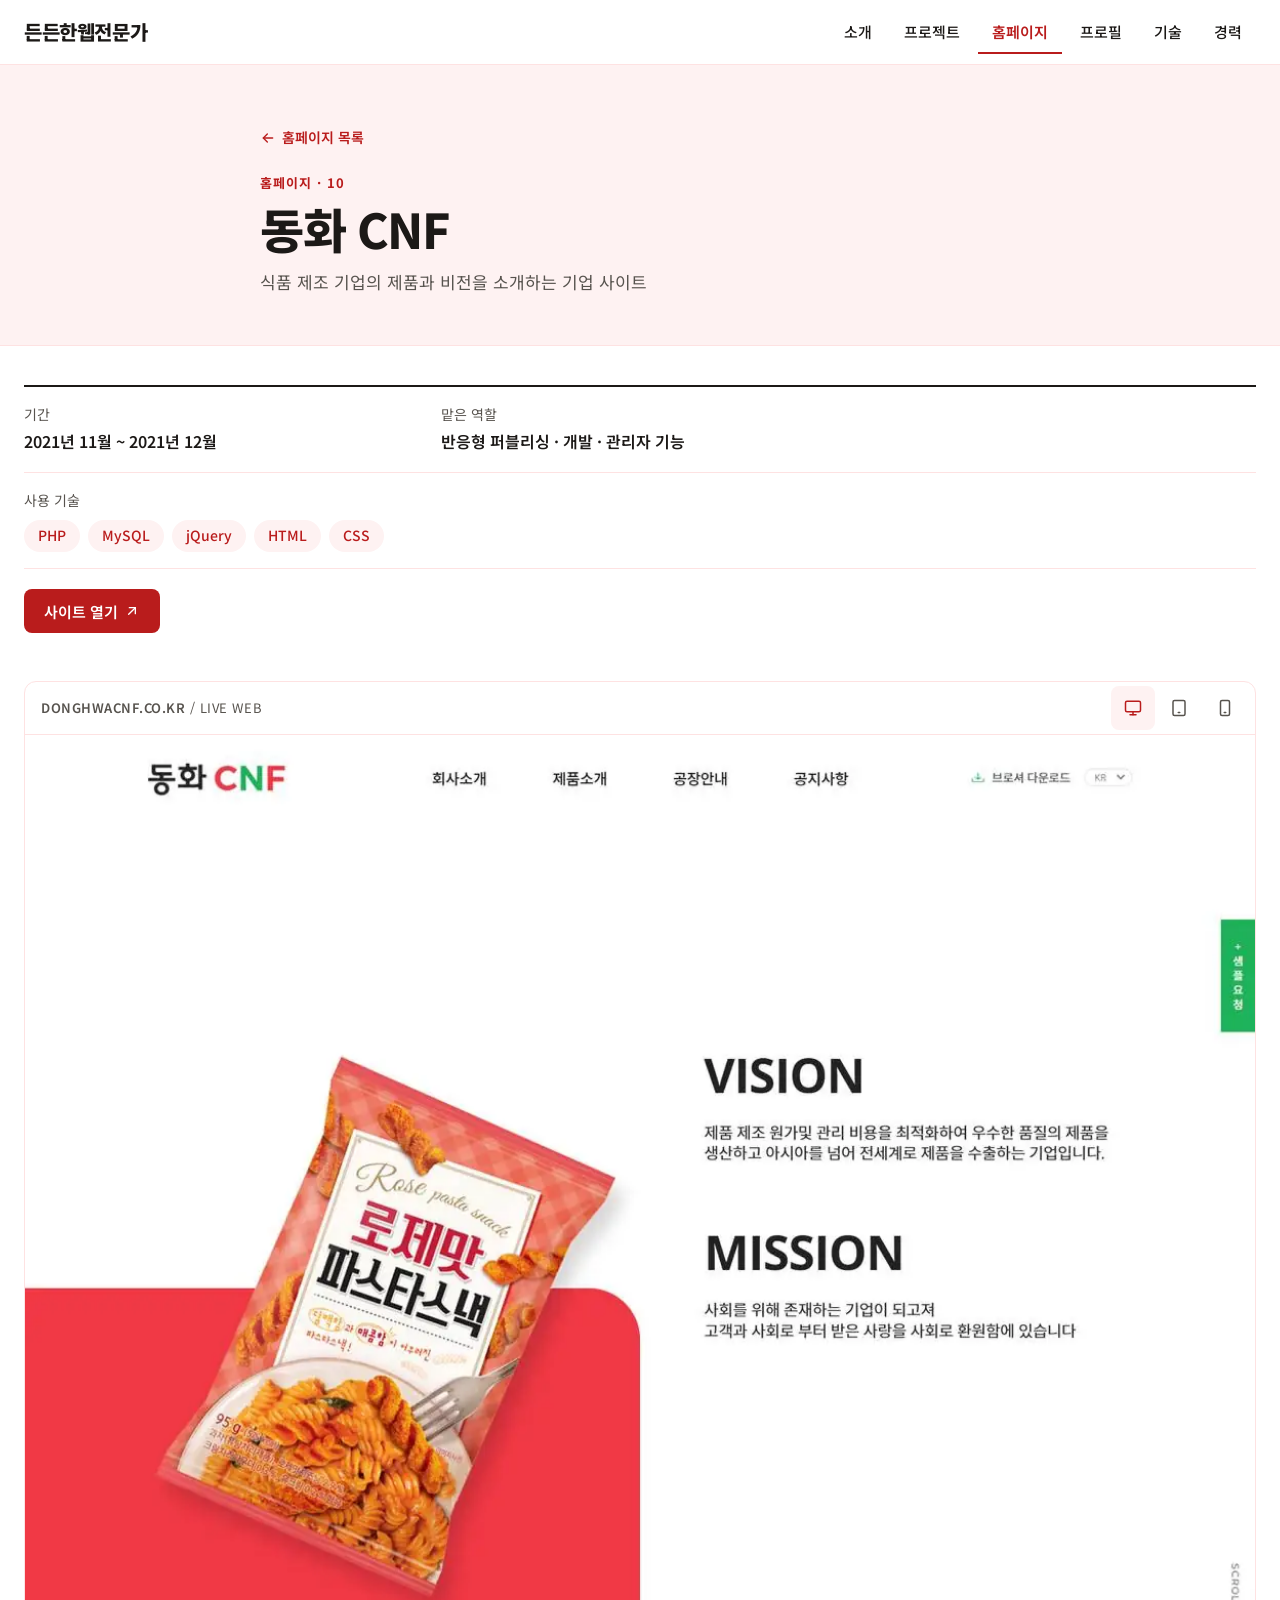
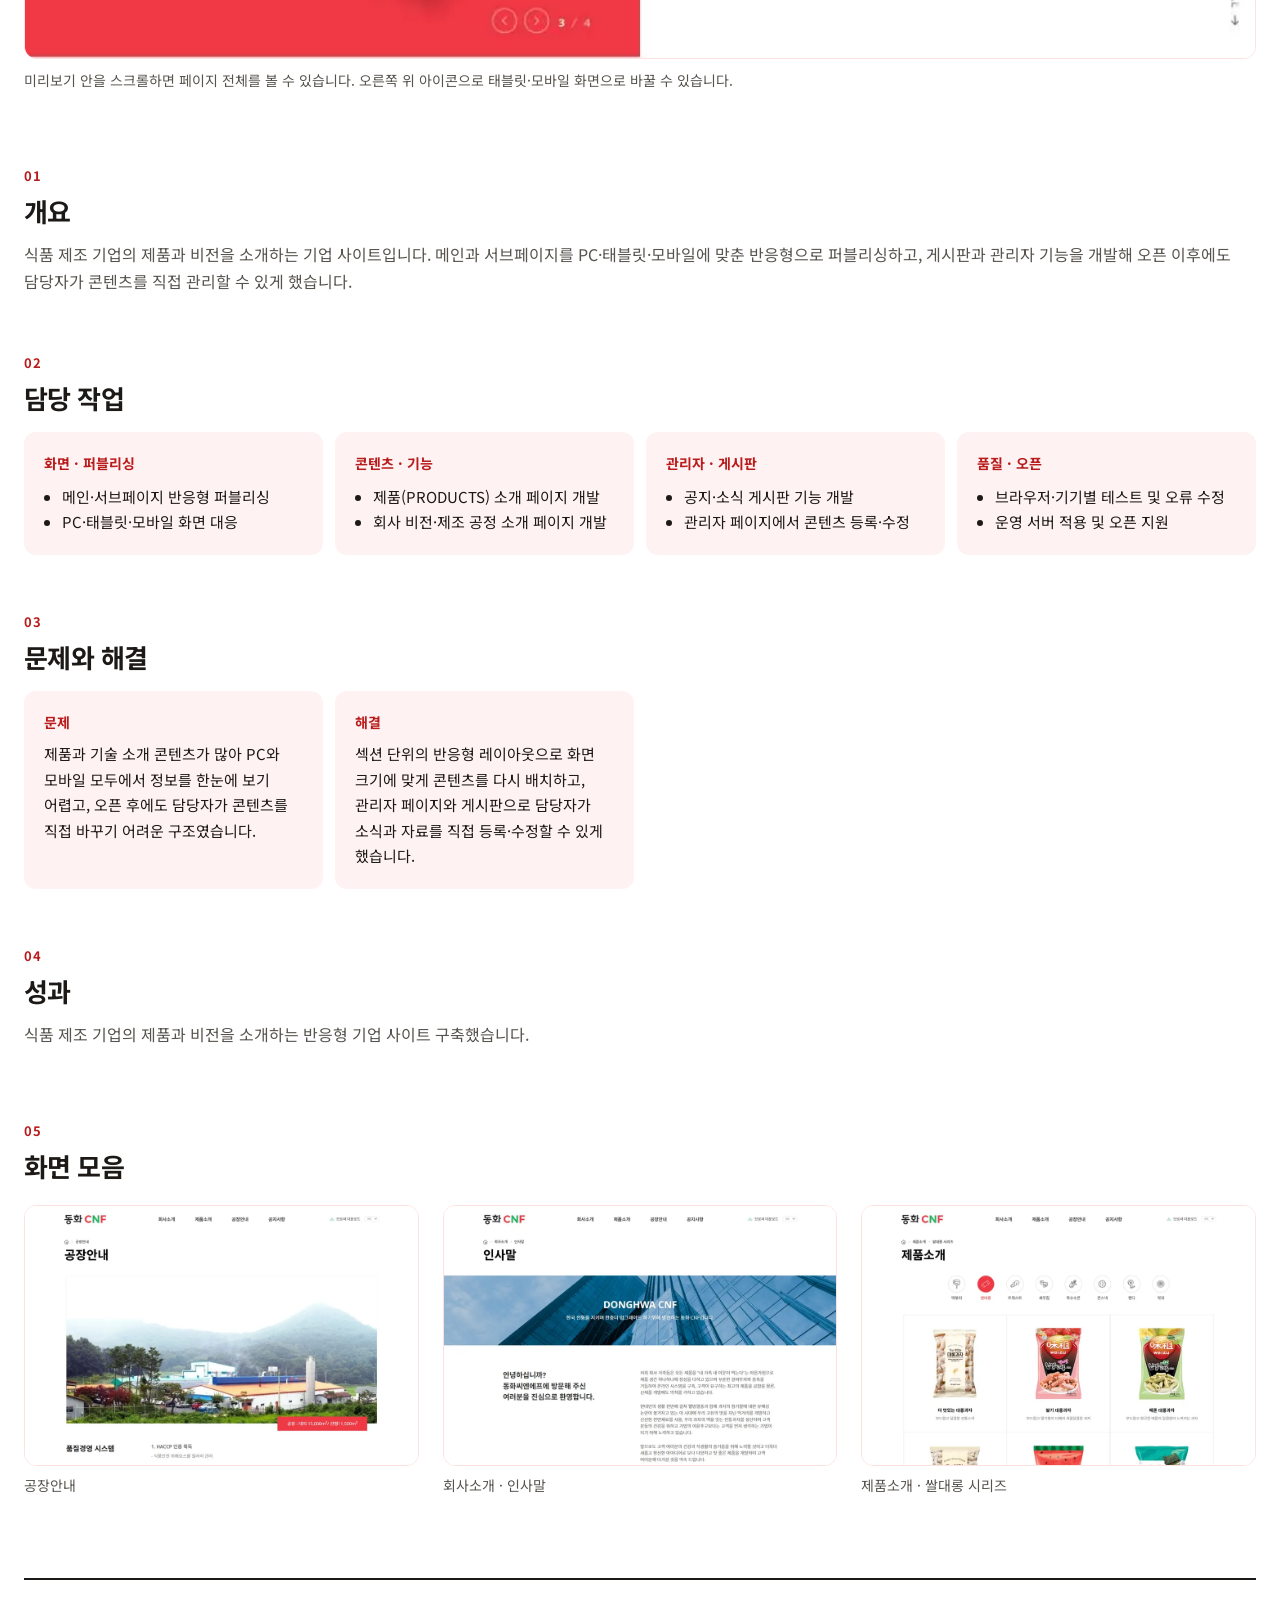
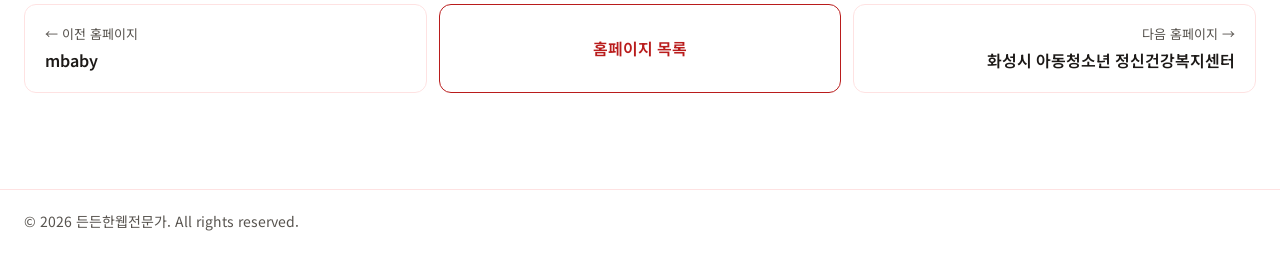
<file: projects/donghwa.html>
<!doctype html>
<html lang="ko">
<head>
<meta charset="utf-8">
<meta name="viewport" content="width=device-width, initial-scale=1">
<title>동화 CNF · 든든한웹전문가</title>
<meta name="description" content="식품 제조 기업의 제품과 비전을 소개하는 기업 사이트">
<link rel="preconnect" href="https://fonts.googleapis.com">
<link rel="preconnect" href="https://fonts.gstatic.com" crossorigin>
<link rel="stylesheet" href="https://fonts.googleapis.com/css2?family=Noto+Sans+KR:wght@400;500;600;700;800&amp;display=swap">
<link rel="icon" href="../images/favicon/favicon.svg" type="image/svg+xml">
<link rel="icon" href="../images/favicon/favicon-32.png" sizes="32x32" type="image/png">
<link rel="icon" href="../images/favicon/favicon-16.png" sizes="16x16" type="image/png">
<link rel="apple-touch-icon" href="../images/favicon/apple-touch-icon.png">
<link rel="stylesheet" href="../css/style.css">
</head>
<body>
<div class="pf" style="background:#FFFFFF;color:#1C1917;font-size:16px;line-height:1.7">

<header data-header style="position:sticky;top:0;z-index:30;background:#FFFFFF;border-bottom:1px solid #FEE2E2">
  <div style="max-width:1280px;margin:0 auto;padding:0 clamp(16px,3vw,24px);height:clamp(60px,5vw,72px);display:flex;align-items:center;justify-content:space-between;gap:16px">
    <a href="../index.html" aria-label="든든한웹전문가, 메인으로" style="display:inline-flex;align-items:center;min-height:44px;text-decoration:none;color:#1C1917">
      <span style="font-weight:800;font-size:20px;letter-spacing:-0.02em">든든한웹전문가</span>
    </a>
    <span class="show-desk">
      <nav aria-label="주 메뉴">
        <ul style="display:flex;align-items:center;gap:4px;list-style:none;margin:0;padding:0">
          <li><a href="../index.html#about" class="pf-nav__link" style="display:inline-flex;align-items:center;min-height:44px;padding:0 14px;font-size:15px;font-weight:500;color:#1C1917;text-decoration:none">소개</a></li>
          <li><a href="../index.html#projects" class="pf-nav__link" style="display:inline-flex;align-items:center;min-height:44px;padding:0 14px;font-size:15px;font-weight:500;color:#1C1917;text-decoration:none">프로젝트</a></li>
          <li><a href="../index.html#all-projects" class="pf-nav__link" aria-current="page" style="display:inline-flex;align-items:center;min-height:44px;padding:0 14px;font-size:15px;font-weight:600;color:#B91C1C;text-decoration:none;box-shadow:inset 0 -2px 0 #B91C1C">홈페이지</a></li>
          <li><a href="../index.html#work" class="pf-nav__link" style="display:inline-flex;align-items:center;min-height:44px;padding:0 14px;font-size:15px;font-weight:500;color:#1C1917;text-decoration:none">프로필</a></li>
          <li><a href="../index.html#skills" class="pf-nav__link" style="display:inline-flex;align-items:center;min-height:44px;padding:0 14px;font-size:15px;font-weight:500;color:#1C1917;text-decoration:none">기술</a></li>
          <li><a href="../index.html#career" class="pf-nav__link" style="display:inline-flex;align-items:center;min-height:44px;padding:0 14px;font-size:15px;font-weight:500;color:#1C1917;text-decoration:none">경력</a></li>
        </ul>
      </nav>
    </span>
    <span class="show-mob">
      <button type="button" class="pf-icon-btn" aria-label="메뉴 열기" aria-expanded="false" data-action="menu" style="width:44px;height:44px;display:inline-flex;align-items:center;justify-content:center;border:1px solid #FEE2E2;border-radius:8px;background:#FFFFFF;color:#1C1917">
        <span class="mi-closed">
          <svg width="22" height="22" viewBox="0 0 24 24" fill="none" stroke="currentColor" stroke-width="2" stroke-linecap="round" aria-hidden="true"><path d="M4 7h16"></path><path d="M4 12h16"></path><path d="M4 17h16"></path></svg>
        </span>
        <span class="mi-open">
          <svg width="22" height="22" viewBox="0 0 24 24" fill="none" stroke="currentColor" stroke-width="2" stroke-linecap="round" aria-hidden="true"><path d="M6 6l12 12"></path><path d="M18 6L6 18"></path></svg>
        </span>
      </button>
    </span>
  </div>
  <div class="mob-menu">
    <nav aria-label="모바일 메뉴" style="border-top:1px solid #FEE2E2;background:#FFFFFF;padding:8px 16px 20px">
      <ul style="list-style:none;margin:0;padding:0;display:flex;flex-direction:column">
        <li><a href="../index.html#about" style="display:flex;align-items:center;min-height:52px;padding:0 4px;border-bottom:1px solid #FEE2E2;font-size:17px;font-weight:500;color:#1C1917;text-decoration:none">소개</a></li>
        <li><a href="../index.html#projects" style="display:flex;align-items:center;min-height:52px;padding:0 4px;border-bottom:1px solid #FEE2E2;font-size:17px;font-weight:500;color:#1C1917;text-decoration:none">프로젝트</a></li>
        <li><a href="../index.html#all-projects" aria-current="page" style="display:flex;align-items:center;min-height:52px;padding:0 4px;border-bottom:1px solid #FEE2E2;font-size:17px;font-weight:600;color:#B91C1C;text-decoration:none">홈페이지</a></li>
        <li><a href="../index.html#work" style="display:flex;align-items:center;min-height:52px;padding:0 4px;border-bottom:1px solid #FEE2E2;font-size:17px;font-weight:500;color:#1C1917;text-decoration:none">프로필</a></li>
        <li><a href="../index.html#skills" style="display:flex;align-items:center;min-height:52px;padding:0 4px;border-bottom:1px solid #FEE2E2;font-size:17px;font-weight:500;color:#1C1917;text-decoration:none">기술</a></li>
        <li><a href="../index.html#career" style="display:flex;align-items:center;min-height:52px;padding:0 4px;font-size:17px;font-weight:500;color:#1C1917;text-decoration:none">경력</a></li>
      </ul>
    </nav>
  </div>
</header>

<main>
  <!-- 1. 머리 영역 -->
  <div style="background:#FEF2F2;border-bottom:1px solid #FEE2E2">
    <div style="max-width:808px;margin:0 auto;padding:clamp(32px,4vw,56px) clamp(16px,3vw,24px) clamp(32px,4vw,48px)">
      <a href="../index.html#all-projects" class="pf-link" style="display:inline-flex;align-items:center;gap:6px;min-height:44px;font-size:14px;font-weight:600;color:#B91C1C;text-decoration:none">
        <svg width="16" height="16" viewBox="0 0 24 24" fill="none" stroke="currentColor" stroke-width="2" stroke-linecap="round" stroke-linejoin="round" aria-hidden="true"><path d="M19 12H5"></path><path d="M11 6l-6 6 6 6"></path></svg>홈페이지 목록</a>
      <p style="margin:12px 0 0;font-size:13px;font-weight:700;letter-spacing:.08em;color:#B91C1C">홈페이지 · 10</p>
      <h1 style="margin:4px 0 0;font-size:clamp(32px,4vw,48px);font-weight:800;line-height:1.25;letter-spacing:-0.03em;white-space:nowrap;overflow:hidden;text-overflow:ellipsis" title="동화 CNF">동화 CNF</h1>
      <p style="margin:10px 0 0;font-size:17px;color:#57534E">식품 제조 기업의 제품과 비전을 소개하는 기업 사이트</p>
    </div>
  </div>

  <!-- 2. 요약 정보 -->
  <div style="max-width:1280px;margin:0 auto;padding:clamp(28px,3vw,40px) clamp(16px,3vw,24px) 0">
    <dl style="margin:0;display:flex;flex-wrap:wrap;gap:0;border-top:2px solid #1C1917">
      <div style="flex:1 1 220px;padding:16px 24px 16px 0;border-bottom:1px solid #FEE2E2"><dt style="font-size:14px;color:#57534E">기간</dt><dd style="margin:2px 0 0;font-weight:600">2021년 11월 ~ 2021년 12월</dd></div>
      <div style="flex:2 1 420px;padding:16px 0;border-bottom:1px solid #FEE2E2"><dt style="font-size:14px;color:#57534E">맡은 역할</dt><dd style="margin:2px 0 0;font-weight:600">반응형 퍼블리싱 · 개발 · 관리자 기능</dd></div>
      <div style="flex:1 1 100%;padding:16px 0;border-bottom:1px solid #FEE2E2"><dt style="font-size:14px;color:#57534E">사용 기술</dt>
        <dd style="margin:8px 0 0"><ul style="list-style:none;margin:0;padding:0;display:flex;flex-wrap:wrap;gap:8px">
          <li style="display:inline-flex;align-items:center;height:32px;padding:0 14px;border-radius:999px;background:#FEF2F2;color:#B91C1C;font-size:14px;font-weight:500">PHP</li>
          <li style="display:inline-flex;align-items:center;height:32px;padding:0 14px;border-radius:999px;background:#FEF2F2;color:#B91C1C;font-size:14px;font-weight:500">MySQL</li>
          <li style="display:inline-flex;align-items:center;height:32px;padding:0 14px;border-radius:999px;background:#FEF2F2;color:#B91C1C;font-size:14px;font-weight:500">jQuery</li>
          <li style="display:inline-flex;align-items:center;height:32px;padding:0 14px;border-radius:999px;background:#FEF2F2;color:#B91C1C;font-size:14px;font-weight:500">HTML</li>
          <li style="display:inline-flex;align-items:center;height:32px;padding:0 14px;border-radius:999px;background:#FEF2F2;color:#B91C1C;font-size:14px;font-weight:500">CSS</li>
        </ul></dd></div>
    </dl>
    <div style="display:flex;flex-wrap:wrap;gap:8px;margin-top:20px">
      <a href="http://donghwacnf.co.kr/" target="_blank" rel="noopener" class="pf-btn--primary" style="display:inline-flex;align-items:center;gap:6px;min-height:44px;padding:0 20px;border-radius:8px;background:#B91C1C;color:#FFFFFF;font-size:15px;font-weight:600;text-decoration:none">사이트 열기
        <svg width="16" height="16" viewBox="0 0 24 24" fill="none" stroke="currentColor" stroke-width="2" stroke-linecap="round" stroke-linejoin="round" aria-hidden="true"><path d="M7 17L17 7"></path><path d="M8 7h9v9"></path></svg></a>
    </div>
  </div>

  <!-- 3. 대표 화면 (PC·모바일 미리보기) -->
  <div style="max-width:1280px;margin:0 auto;padding:clamp(32px,4vw,48px) clamp(16px,3vw,24px) 0">
    <div data-device="desktop" style="border:1px solid #FEE2E2;border-radius:12px;overflow:hidden;background:#FFFFFF">
      <div style="display:flex;align-items:center;justify-content:space-between;gap:12px;padding:4px 8px 4px 16px;border-bottom:1px solid #FEE2E2">
        <span style="font-size:13px;font-weight:600;color:#57534E;letter-spacing:.04em;white-space:nowrap;overflow:hidden;text-overflow:ellipsis">DONGHWACNF.CO.KR <span style="font-weight:400">/ LIVE WEB</span></span>
        <div role="group" aria-label="미리보기 기기" style="display:flex;gap:2px">
          <span class="dv dv-desktop"><button type="button" aria-label="데스크톱 화면" aria-pressed="true" style="width:44px;height:44px;border:0;border-radius:8px;background:#FEF2F2;color:#B91C1C;display:inline-flex;align-items:center;justify-content:center"><svg width="18" height="18" viewBox="0 0 24 24" fill="none" stroke="currentColor" stroke-width="2" stroke-linecap="round" stroke-linejoin="round" aria-hidden="true"><rect x="2" y="3" width="20" height="14" rx="2"></rect><path d="M8 21h8"></path><path d="M12 17v4"></path></svg></button></span>
          <span class="dv dvx-desktop"><button type="button" class="pf-icon-btn" aria-label="데스크톱 화면" aria-pressed="false" data-device-set="desktop" style="width:44px;height:44px;border:0;border-radius:8px;background:#FFFFFF;color:#57534E;display:inline-flex;align-items:center;justify-content:center"><svg width="18" height="18" viewBox="0 0 24 24" fill="none" stroke="currentColor" stroke-width="2" stroke-linecap="round" stroke-linejoin="round" aria-hidden="true"><rect x="2" y="3" width="20" height="14" rx="2"></rect><path d="M8 21h8"></path><path d="M12 17v4"></path></svg></button></span>
          <span class="dv dv-tablet"><button type="button" aria-label="태블릿 화면" aria-pressed="true" style="width:44px;height:44px;border:0;border-radius:8px;background:#FEF2F2;color:#B91C1C;display:inline-flex;align-items:center;justify-content:center"><svg width="18" height="18" viewBox="0 0 24 24" fill="none" stroke="currentColor" stroke-width="2" stroke-linecap="round" stroke-linejoin="round" aria-hidden="true"><rect x="4" y="2" width="16" height="20" rx="2"></rect><path d="M11 18h2"></path></svg></button></span>
          <span class="dv dvx-tablet"><button type="button" class="pf-icon-btn" aria-label="태블릿 화면" aria-pressed="false" data-device-set="tablet" style="width:44px;height:44px;border:0;border-radius:8px;background:#FFFFFF;color:#57534E;display:inline-flex;align-items:center;justify-content:center"><svg width="18" height="18" viewBox="0 0 24 24" fill="none" stroke="currentColor" stroke-width="2" stroke-linecap="round" stroke-linejoin="round" aria-hidden="true"><rect x="4" y="2" width="16" height="20" rx="2"></rect><path d="M11 18h2"></path></svg></button></span>
          <span class="dv dv-mobile"><button type="button" aria-label="모바일 화면" aria-pressed="true" style="width:44px;height:44px;border:0;border-radius:8px;background:#FEF2F2;color:#B91C1C;display:inline-flex;align-items:center;justify-content:center"><svg width="18" height="18" viewBox="0 0 24 24" fill="none" stroke="currentColor" stroke-width="2" stroke-linecap="round" stroke-linejoin="round" aria-hidden="true"><rect x="6" y="2" width="12" height="20" rx="2"></rect><path d="M11 18h2"></path></svg></button></span>
          <span class="dv dvx-mobile"><button type="button" class="pf-icon-btn" aria-label="모바일 화면" aria-pressed="false" data-device-set="mobile" style="width:44px;height:44px;border:0;border-radius:8px;background:#FFFFFF;color:#57534E;display:inline-flex;align-items:center;justify-content:center"><svg width="18" height="18" viewBox="0 0 24 24" fill="none" stroke="currentColor" stroke-width="2" stroke-linecap="round" stroke-linejoin="round" aria-hidden="true"><rect x="6" y="2" width="12" height="20" rx="2"></rect><path d="M11 18h2"></path></svg></button></span>
        </div>
      </div>
      <span class="dv dv-desktop">
        <div tabindex="0" aria-label="동화 CNF 데스크톱 화면, 스크롤 가능" style="aspect-ratio:4/3;height:auto;overflow-y:auto;background:#FEF2F2"><img src="../images/donghwa-pc.webp" alt="동화 CNF 데스크톱 전체 화면" style="display:block;width:100%"></div>
      </span>
      <span class="dv dv-tablet">
        <div style="background:#FEF2F2;display:flex;justify-content:center;padding:24px 16px"><div tabindex="0" aria-label="동화 CNF 태블릿 화면, 스크롤 가능" style="width:min(100%,500px);aspect-ratio:500/660;height:auto;border:10px solid #1C1917;border-radius:22px;overflow-y:auto;background:#FFFFFF"><img src="../images/donghwa-tablet.webp" alt="동화 CNF 태블릿 전체 화면" style="display:block;width:100%"></div></div>
      </span>
      <span class="dv dv-mobile">
        <div style="background:#FEF2F2;display:flex;justify-content:center;padding:24px 16px"><div tabindex="0" aria-label="동화 CNF 모바일 화면, 스크롤 가능" style="width:min(100%,300px);aspect-ratio:300/631;height:auto;border:8px solid #1C1917;border-radius:28px;overflow-y:auto;background:#FFFFFF"><img src="../images/donghwa-mobile.webp" alt="동화 CNF 모바일 전체 화면" style="display:block;width:100%"></div></div>
      </span>
    </div>
    <p style="margin:10px 0 0;font-size:14px;color:#57534E">미리보기 안을 스크롤하면 페이지 전체를 볼 수 있습니다. 오른쪽 위 아이콘으로 태블릿·모바일 화면으로 바꿀 수 있습니다.</p>
  </div>

  <!-- 4~7. 본문 -->
  <div style="max-width:1280px;margin:0 auto;padding:clamp(48px,6vw,72px) clamp(16px,3vw,24px) 0;display:flex;flex-direction:column;gap:clamp(40px,5vw,56px)">
    <section aria-labelledby="d-overview">
      <p style="margin:0 0 6px;font-size:13px;font-weight:700;letter-spacing:.08em;color:#B91C1C">01</p>
      <h2 id="d-overview" style="margin:0;font-size:clamp(22px,2.2vw,26px);font-weight:700;line-height:1.4;letter-spacing:-0.02em">개요</h2>
      <p style="margin:12px 0 0;color:#57534E">식품 제조 기업의 제품과 비전을 소개하는 기업 사이트입니다. 메인과 서브페이지를 PC·태블릿·모바일에 맞춘 반응형으로 퍼블리싱하고, 게시판과 관리자 기능을 개발해 오픈 이후에도 담당자가 콘텐츠를 직접 관리할 수 있게 했습니다.</p>
    </section>
    <section aria-labelledby="d-work">
      <p style="margin:0 0 6px;font-size:13px;font-weight:700;letter-spacing:.08em;color:#B91C1C">02</p>
      <h2 id="d-work" style="margin:0;font-size:clamp(22px,2.2vw,26px);font-weight:700;line-height:1.4;letter-spacing:-0.02em">담당 작업</h2>
      <div style="margin-top:16px;display:grid;grid-template-columns:repeat(auto-fill,minmax(240px,1fr));gap:12px">
        <div style="background:#FEF2F2;border-radius:12px;padding:20px">
          <p style="margin:0;font-size:14px;font-weight:700;color:#B91C1C">화면 · 퍼블리싱</p>
          <ul style="margin:8px 0 0;padding-left:18px;font-size:15px;color:#1C1917;line-height:1.7">
            <li>메인·서브페이지 반응형 퍼블리싱</li>
            <li>PC·태블릿·모바일 화면 대응</li>
          </ul>
        </div>
        <div style="background:#FEF2F2;border-radius:12px;padding:20px">
          <p style="margin:0;font-size:14px;font-weight:700;color:#B91C1C">콘텐츠 · 기능</p>
          <ul style="margin:8px 0 0;padding-left:18px;font-size:15px;color:#1C1917;line-height:1.7">
            <li>제품(PRODUCTS) 소개 페이지 개발</li>
            <li>회사 비전·제조 공정 소개 페이지 개발</li>
          </ul>
        </div>
        <div style="background:#FEF2F2;border-radius:12px;padding:20px">
          <p style="margin:0;font-size:14px;font-weight:700;color:#B91C1C">관리자 · 게시판</p>
          <ul style="margin:8px 0 0;padding-left:18px;font-size:15px;color:#1C1917;line-height:1.7">
            <li>공지·소식 게시판 기능 개발</li>
            <li>관리자 페이지에서 콘텐츠 등록·수정</li>
          </ul>
        </div>
        <div style="background:#FEF2F2;border-radius:12px;padding:20px">
          <p style="margin:0;font-size:14px;font-weight:700;color:#B91C1C">품질 · 오픈</p>
          <ul style="margin:8px 0 0;padding-left:18px;font-size:15px;color:#1C1917;line-height:1.7">
            <li>브라우저·기기별 테스트 및 오류 수정</li>
            <li>운영 서버 적용 및 오픈 지원</li>
          </ul>
        </div>
      </div>
    </section>
    <section aria-labelledby="d-problem">
      <p style="margin:0 0 6px;font-size:13px;font-weight:700;letter-spacing:.08em;color:#B91C1C">03</p>
      <h2 id="d-problem" style="margin:0;font-size:clamp(22px,2.2vw,26px);font-weight:700;line-height:1.4;letter-spacing:-0.02em">문제와 해결</h2>
      <div style="margin-top:16px;display:grid;grid-template-columns:repeat(auto-fill,minmax(260px,1fr));gap:12px">
        <div style="background:#FEF2F2;border-radius:12px;padding:20px">
          <p style="margin:0;font-size:14px;font-weight:700;color:#B91C1C">문제</p>
          <p style="margin:6px 0 0;font-size:15px;color:#1C1917">제품과 기술 소개 콘텐츠가 많아 PC와 모바일 모두에서 정보를 한눈에 보기 어렵고, 오픈 후에도 담당자가 콘텐츠를 직접 바꾸기 어려운 구조였습니다.</p>
        </div>
        <div style="background:#FEF2F2;border-radius:12px;padding:20px">
          <p style="margin:0;font-size:14px;font-weight:700;color:#B91C1C">해결</p>
          <p style="margin:6px 0 0;font-size:15px;color:#1C1917">섹션 단위의 반응형 레이아웃으로 화면 크기에 맞게 콘텐츠를 다시 배치하고, 관리자 페이지와 게시판으로 담당자가 소식과 자료를 직접 등록·수정할 수 있게 했습니다.</p>
        </div>
      </div>
    </section>
    <section aria-labelledby="d-result">
      <p style="margin:0 0 6px;font-size:13px;font-weight:700;letter-spacing:.08em;color:#B91C1C">04</p>
      <h2 id="d-result" style="margin:0;font-size:clamp(22px,2.2vw,26px);font-weight:700;line-height:1.4;letter-spacing:-0.02em">성과</h2>
      <p style="margin:12px 0 0;color:#57534E">식품 제조 기업의 제품과 비전을 소개하는 반응형 기업 사이트 구축했습니다.</p>
    </section>
  </div>

  <!-- 8. 화면 모음 -->
  <section aria-labelledby="d-screens" style="max-width:1280px;margin:0 auto;padding:clamp(48px,6vw,72px) clamp(16px,3vw,24px) 0">
    <p style="margin:0 0 6px;font-size:13px;font-weight:700;letter-spacing:.08em;color:#B91C1C">05</p>
    <h2 id="d-screens" style="margin:0 0 20px;font-size:clamp(22px,2.2vw,26px);font-weight:700;line-height:1.4;letter-spacing:-0.02em">화면 모음</h2>
    <ul style="list-style:none;margin:0;padding:0;display:grid;grid-template-columns:repeat(auto-fill,minmax(320px,1fr));gap:24px;align-items:start">
      <li><figure style="margin:0"><img src="../images/donghwa-screen-1.webp" alt="동화 CNF 화면: 공장안내" loading="lazy" style="display:block;width:100%;aspect-ratio:1779/1178;object-fit:cover;object-position:top;border:1px solid #FEE2E2;border-radius:12px"><figcaption style="margin-top:8px;font-size:14px;color:#57534E">공장안내</figcaption></figure></li>
      <li><figure style="margin:0"><img src="../images/donghwa-screen-2.webp" alt="동화 CNF 화면: 회사소개 · 인사말" loading="lazy" style="display:block;width:100%;aspect-ratio:1779/1178;object-fit:cover;object-position:top;border:1px solid #FEE2E2;border-radius:12px"><figcaption style="margin-top:8px;font-size:14px;color:#57534E">회사소개 · 인사말</figcaption></figure></li>
      <li><figure style="margin:0"><img src="../images/donghwa-screen-3.webp" alt="동화 CNF 화면: 제품소개 · 쌀대롱 시리즈" loading="lazy" style="display:block;width:100%;aspect-ratio:1779/1178;object-fit:cover;object-position:top;border:1px solid #FEE2E2;border-radius:12px"><figcaption style="margin-top:8px;font-size:14px;color:#57534E">제품소개 · 쌀대롱 시리즈</figcaption></figure></li>
    </ul>
  </section>

  <!-- 9. 하단 이동 -->
  <nav aria-label="다른 프로젝트" style="max-width:1280px;margin:0 auto;padding:clamp(56px,7vw,80px) clamp(16px,3vw,24px) clamp(64px,8vw,96px)">
    <div style="display:grid;grid-template-columns:repeat(auto-fit,minmax(240px,1fr));gap:12px;border-top:2px solid #1C1917;padding-top:24px">
      <a href="tinylove.html" class="pf-card" style="display:flex;flex-direction:column;gap:2px;padding:18px 20px;border:1px solid #FEE2E2;border-radius:12px;text-decoration:none;color:#1C1917;min-width:0">
        <span style="font-size:13px;color:#57534E">← 이전 홈페이지</span><span style="max-width:100%;font-weight:600;white-space:nowrap;overflow:hidden;text-overflow:ellipsis">mbaby</span></a>
      <a href="../index.html#all-projects" class="pf-btn--secondary" style="display:flex;align-items:center;justify-content:center;gap:6px;padding:18px 20px;border:1px solid #B91C1C;border-radius:12px;text-decoration:none;color:#B91C1C;font-weight:600;background:#FFFFFF">홈페이지 목록</a>
      <a href="hsmind.html" class="pf-card" style="display:flex;flex-direction:column;align-items:flex-end;gap:2px;padding:18px 20px;border:1px solid #FEE2E2;border-radius:12px;text-decoration:none;color:#1C1917;text-align:right;min-width:0">
        <span style="font-size:13px;color:#57534E">다음 홈페이지 →</span><span style="max-width:100%;font-weight:600;white-space:nowrap;overflow:hidden;text-overflow:ellipsis">화성시 아동청소년 정신건강복지센터</span></a>
    </div>
  </nav>
</main>

<footer style="border-top:1px solid #FEE2E2;background:#FFFFFF">
  <div style="max-width:1280px;margin:0 auto;padding:20px clamp(16px,3vw,24px);display:flex;flex-wrap:wrap;align-items:center;justify-content:space-between;gap:8px;font-size:14px;color:#57534E">
    <p style="margin:0">© 2026 든든한웹전문가. All rights reserved.</p>
  </div>
</footer>
</div>
<script src="../js/main.js"></script>
</body>
</html>
</file>
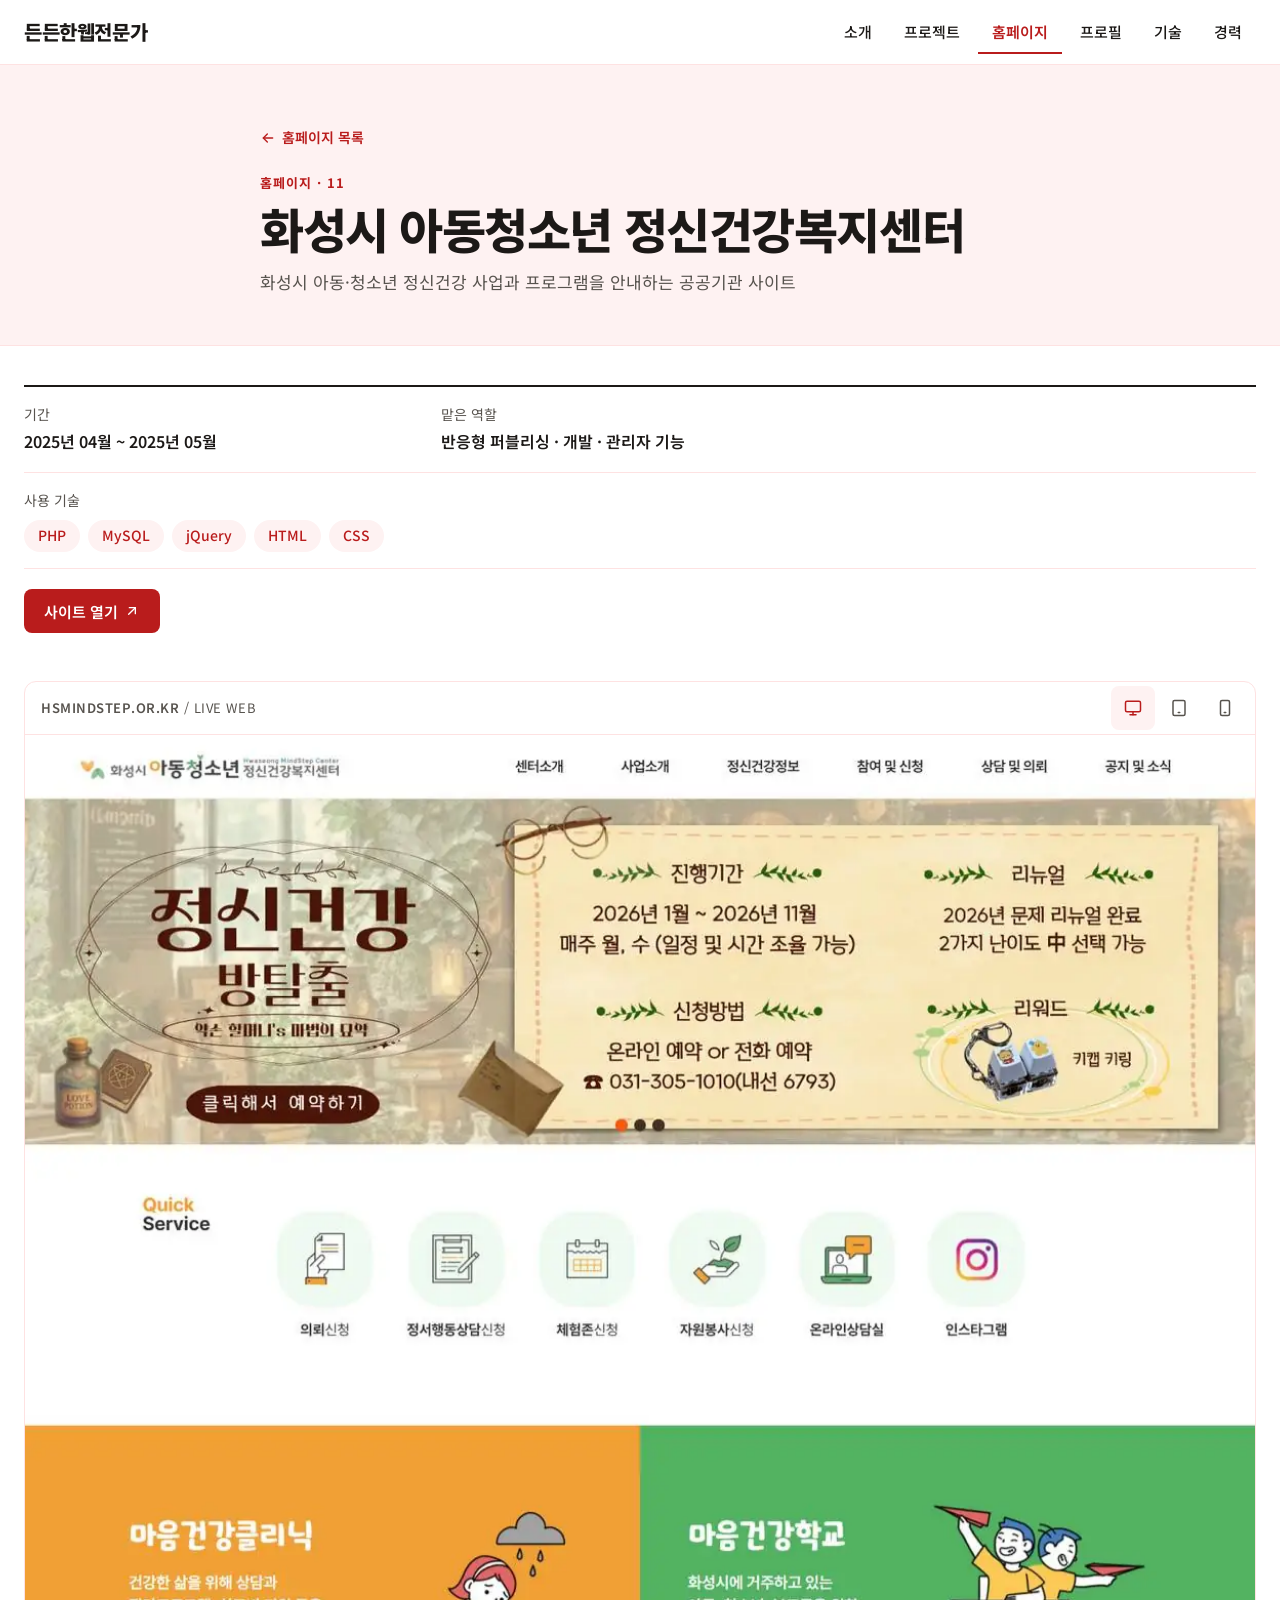
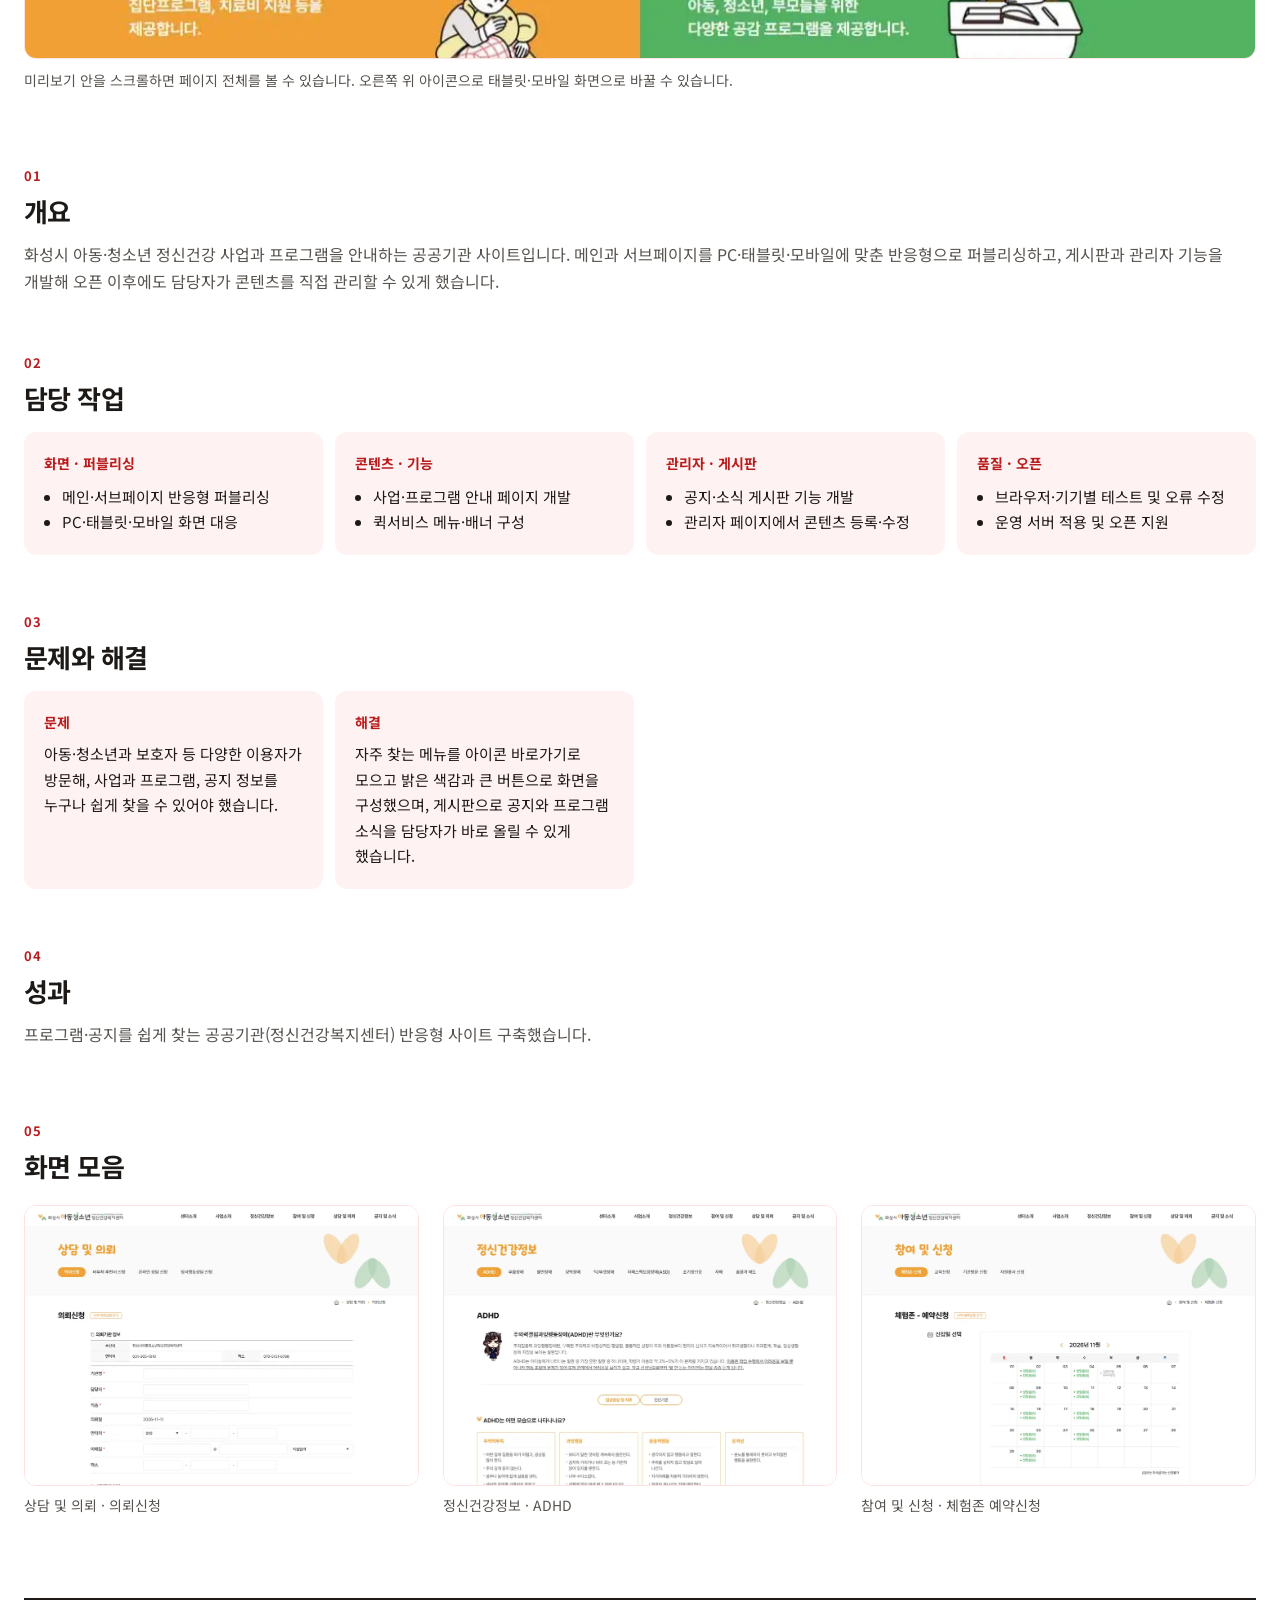
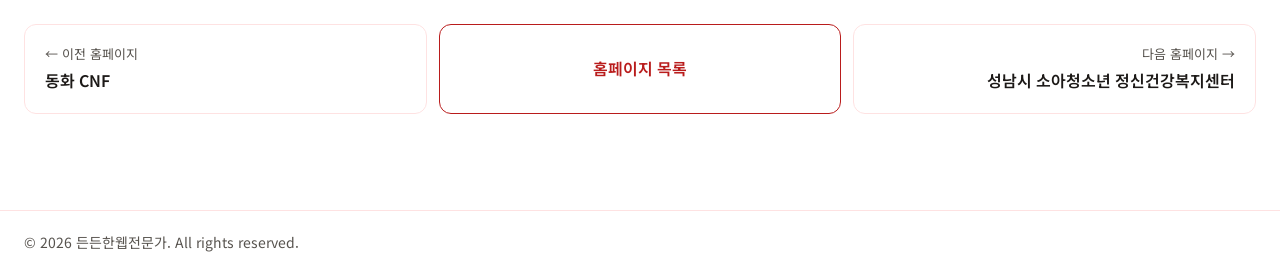
<file: projects/hsmind.html>
<!doctype html>
<html lang="ko">
<head>
<meta charset="utf-8">
<meta name="viewport" content="width=device-width, initial-scale=1">
<title>화성시 아동청소년 정신건강복지센터 · 든든한웹전문가</title>
<meta name="description" content="화성시 아동·청소년 정신건강 사업과 프로그램을 안내하는 공공기관 사이트">
<link rel="preconnect" href="https://fonts.googleapis.com">
<link rel="preconnect" href="https://fonts.gstatic.com" crossorigin>
<link rel="stylesheet" href="https://fonts.googleapis.com/css2?family=Noto+Sans+KR:wght@400;500;600;700;800&amp;display=swap">
<link rel="icon" href="../images/favicon/favicon.svg" type="image/svg+xml">
<link rel="icon" href="../images/favicon/favicon-32.png" sizes="32x32" type="image/png">
<link rel="icon" href="../images/favicon/favicon-16.png" sizes="16x16" type="image/png">
<link rel="apple-touch-icon" href="../images/favicon/apple-touch-icon.png">
<link rel="stylesheet" href="../css/style.css">
</head>
<body>
<div class="pf" style="background:#FFFFFF;color:#1C1917;font-size:16px;line-height:1.7">

<header data-header style="position:sticky;top:0;z-index:30;background:#FFFFFF;border-bottom:1px solid #FEE2E2">
  <div style="max-width:1280px;margin:0 auto;padding:0 clamp(16px,3vw,24px);height:clamp(60px,5vw,72px);display:flex;align-items:center;justify-content:space-between;gap:16px">
    <a href="../index.html" aria-label="든든한웹전문가, 메인으로" style="display:inline-flex;align-items:center;min-height:44px;text-decoration:none;color:#1C1917">
      <span style="font-weight:800;font-size:20px;letter-spacing:-0.02em">든든한웹전문가</span>
    </a>
    <span class="show-desk">
      <nav aria-label="주 메뉴">
        <ul style="display:flex;align-items:center;gap:4px;list-style:none;margin:0;padding:0">
          <li><a href="../index.html#about" class="pf-nav__link" style="display:inline-flex;align-items:center;min-height:44px;padding:0 14px;font-size:15px;font-weight:500;color:#1C1917;text-decoration:none">소개</a></li>
          <li><a href="../index.html#projects" class="pf-nav__link" style="display:inline-flex;align-items:center;min-height:44px;padding:0 14px;font-size:15px;font-weight:500;color:#1C1917;text-decoration:none">프로젝트</a></li>
          <li><a href="../index.html#all-projects" class="pf-nav__link" aria-current="page" style="display:inline-flex;align-items:center;min-height:44px;padding:0 14px;font-size:15px;font-weight:600;color:#B91C1C;text-decoration:none;box-shadow:inset 0 -2px 0 #B91C1C">홈페이지</a></li>
          <li><a href="../index.html#work" class="pf-nav__link" style="display:inline-flex;align-items:center;min-height:44px;padding:0 14px;font-size:15px;font-weight:500;color:#1C1917;text-decoration:none">프로필</a></li>
          <li><a href="../index.html#skills" class="pf-nav__link" style="display:inline-flex;align-items:center;min-height:44px;padding:0 14px;font-size:15px;font-weight:500;color:#1C1917;text-decoration:none">기술</a></li>
          <li><a href="../index.html#career" class="pf-nav__link" style="display:inline-flex;align-items:center;min-height:44px;padding:0 14px;font-size:15px;font-weight:500;color:#1C1917;text-decoration:none">경력</a></li>
        </ul>
      </nav>
    </span>
    <span class="show-mob">
      <button type="button" class="pf-icon-btn" aria-label="메뉴 열기" aria-expanded="false" data-action="menu" style="width:44px;height:44px;display:inline-flex;align-items:center;justify-content:center;border:1px solid #FEE2E2;border-radius:8px;background:#FFFFFF;color:#1C1917">
        <span class="mi-closed">
          <svg width="22" height="22" viewBox="0 0 24 24" fill="none" stroke="currentColor" stroke-width="2" stroke-linecap="round" aria-hidden="true"><path d="M4 7h16"></path><path d="M4 12h16"></path><path d="M4 17h16"></path></svg>
        </span>
        <span class="mi-open">
          <svg width="22" height="22" viewBox="0 0 24 24" fill="none" stroke="currentColor" stroke-width="2" stroke-linecap="round" aria-hidden="true"><path d="M6 6l12 12"></path><path d="M18 6L6 18"></path></svg>
        </span>
      </button>
    </span>
  </div>
  <div class="mob-menu">
    <nav aria-label="모바일 메뉴" style="border-top:1px solid #FEE2E2;background:#FFFFFF;padding:8px 16px 20px">
      <ul style="list-style:none;margin:0;padding:0;display:flex;flex-direction:column">
        <li><a href="../index.html#about" style="display:flex;align-items:center;min-height:52px;padding:0 4px;border-bottom:1px solid #FEE2E2;font-size:17px;font-weight:500;color:#1C1917;text-decoration:none">소개</a></li>
        <li><a href="../index.html#projects" style="display:flex;align-items:center;min-height:52px;padding:0 4px;border-bottom:1px solid #FEE2E2;font-size:17px;font-weight:500;color:#1C1917;text-decoration:none">프로젝트</a></li>
        <li><a href="../index.html#all-projects" aria-current="page" style="display:flex;align-items:center;min-height:52px;padding:0 4px;border-bottom:1px solid #FEE2E2;font-size:17px;font-weight:600;color:#B91C1C;text-decoration:none">홈페이지</a></li>
        <li><a href="../index.html#work" style="display:flex;align-items:center;min-height:52px;padding:0 4px;border-bottom:1px solid #FEE2E2;font-size:17px;font-weight:500;color:#1C1917;text-decoration:none">프로필</a></li>
        <li><a href="../index.html#skills" style="display:flex;align-items:center;min-height:52px;padding:0 4px;border-bottom:1px solid #FEE2E2;font-size:17px;font-weight:500;color:#1C1917;text-decoration:none">기술</a></li>
        <li><a href="../index.html#career" style="display:flex;align-items:center;min-height:52px;padding:0 4px;font-size:17px;font-weight:500;color:#1C1917;text-decoration:none">경력</a></li>
      </ul>
    </nav>
  </div>
</header>

<main>
  <!-- 1. 머리 영역 -->
  <div style="background:#FEF2F2;border-bottom:1px solid #FEE2E2">
    <div style="max-width:808px;margin:0 auto;padding:clamp(32px,4vw,56px) clamp(16px,3vw,24px) clamp(32px,4vw,48px)">
      <a href="../index.html#all-projects" class="pf-link" style="display:inline-flex;align-items:center;gap:6px;min-height:44px;font-size:14px;font-weight:600;color:#B91C1C;text-decoration:none">
        <svg width="16" height="16" viewBox="0 0 24 24" fill="none" stroke="currentColor" stroke-width="2" stroke-linecap="round" stroke-linejoin="round" aria-hidden="true"><path d="M19 12H5"></path><path d="M11 6l-6 6 6 6"></path></svg>홈페이지 목록</a>
      <p style="margin:12px 0 0;font-size:13px;font-weight:700;letter-spacing:.08em;color:#B91C1C">홈페이지 · 11</p>
      <h1 style="margin:4px 0 0;font-size:clamp(32px,4vw,48px);font-weight:800;line-height:1.25;letter-spacing:-0.03em;white-space:nowrap;overflow:hidden;text-overflow:ellipsis" title="화성시 아동청소년 정신건강복지센터">화성시 아동청소년 정신건강복지센터</h1>
      <p style="margin:10px 0 0;font-size:17px;color:#57534E">화성시 아동·청소년 정신건강 사업과 프로그램을 안내하는 공공기관 사이트</p>
    </div>
  </div>

  <!-- 2. 요약 정보 -->
  <div style="max-width:1280px;margin:0 auto;padding:clamp(28px,3vw,40px) clamp(16px,3vw,24px) 0">
    <dl style="margin:0;display:flex;flex-wrap:wrap;gap:0;border-top:2px solid #1C1917">
      <div style="flex:1 1 220px;padding:16px 24px 16px 0;border-bottom:1px solid #FEE2E2"><dt style="font-size:14px;color:#57534E">기간</dt><dd style="margin:2px 0 0;font-weight:600">2025년 04월 ~ 2025년 05월</dd></div>
      <div style="flex:2 1 420px;padding:16px 0;border-bottom:1px solid #FEE2E2"><dt style="font-size:14px;color:#57534E">맡은 역할</dt><dd style="margin:2px 0 0;font-weight:600">반응형 퍼블리싱 · 개발 · 관리자 기능</dd></div>
      <div style="flex:1 1 100%;padding:16px 0;border-bottom:1px solid #FEE2E2"><dt style="font-size:14px;color:#57534E">사용 기술</dt>
        <dd style="margin:8px 0 0"><ul style="list-style:none;margin:0;padding:0;display:flex;flex-wrap:wrap;gap:8px">
          <li style="display:inline-flex;align-items:center;height:32px;padding:0 14px;border-radius:999px;background:#FEF2F2;color:#B91C1C;font-size:14px;font-weight:500">PHP</li>
          <li style="display:inline-flex;align-items:center;height:32px;padding:0 14px;border-radius:999px;background:#FEF2F2;color:#B91C1C;font-size:14px;font-weight:500">MySQL</li>
          <li style="display:inline-flex;align-items:center;height:32px;padding:0 14px;border-radius:999px;background:#FEF2F2;color:#B91C1C;font-size:14px;font-weight:500">jQuery</li>
          <li style="display:inline-flex;align-items:center;height:32px;padding:0 14px;border-radius:999px;background:#FEF2F2;color:#B91C1C;font-size:14px;font-weight:500">HTML</li>
          <li style="display:inline-flex;align-items:center;height:32px;padding:0 14px;border-radius:999px;background:#FEF2F2;color:#B91C1C;font-size:14px;font-weight:500">CSS</li>
        </ul></dd></div>
    </dl>
    <div style="display:flex;flex-wrap:wrap;gap:8px;margin-top:20px">
      <a href="https://hsmindstep.or.kr" target="_blank" rel="noopener" class="pf-btn--primary" style="display:inline-flex;align-items:center;gap:6px;min-height:44px;padding:0 20px;border-radius:8px;background:#B91C1C;color:#FFFFFF;font-size:15px;font-weight:600;text-decoration:none">사이트 열기
        <svg width="16" height="16" viewBox="0 0 24 24" fill="none" stroke="currentColor" stroke-width="2" stroke-linecap="round" stroke-linejoin="round" aria-hidden="true"><path d="M7 17L17 7"></path><path d="M8 7h9v9"></path></svg></a>
    </div>
  </div>

  <!-- 3. 대표 화면 (PC·모바일 미리보기) -->
  <div style="max-width:1280px;margin:0 auto;padding:clamp(32px,4vw,48px) clamp(16px,3vw,24px) 0">
    <div data-device="desktop" style="border:1px solid #FEE2E2;border-radius:12px;overflow:hidden;background:#FFFFFF">
      <div style="display:flex;align-items:center;justify-content:space-between;gap:12px;padding:4px 8px 4px 16px;border-bottom:1px solid #FEE2E2">
        <span style="font-size:13px;font-weight:600;color:#57534E;letter-spacing:.04em;white-space:nowrap;overflow:hidden;text-overflow:ellipsis">HSMINDSTEP.OR.KR <span style="font-weight:400">/ LIVE WEB</span></span>
        <div role="group" aria-label="미리보기 기기" style="display:flex;gap:2px">
          <span class="dv dv-desktop"><button type="button" aria-label="데스크톱 화면" aria-pressed="true" style="width:44px;height:44px;border:0;border-radius:8px;background:#FEF2F2;color:#B91C1C;display:inline-flex;align-items:center;justify-content:center"><svg width="18" height="18" viewBox="0 0 24 24" fill="none" stroke="currentColor" stroke-width="2" stroke-linecap="round" stroke-linejoin="round" aria-hidden="true"><rect x="2" y="3" width="20" height="14" rx="2"></rect><path d="M8 21h8"></path><path d="M12 17v4"></path></svg></button></span>
          <span class="dv dvx-desktop"><button type="button" class="pf-icon-btn" aria-label="데스크톱 화면" aria-pressed="false" data-device-set="desktop" style="width:44px;height:44px;border:0;border-radius:8px;background:#FFFFFF;color:#57534E;display:inline-flex;align-items:center;justify-content:center"><svg width="18" height="18" viewBox="0 0 24 24" fill="none" stroke="currentColor" stroke-width="2" stroke-linecap="round" stroke-linejoin="round" aria-hidden="true"><rect x="2" y="3" width="20" height="14" rx="2"></rect><path d="M8 21h8"></path><path d="M12 17v4"></path></svg></button></span>
          <span class="dv dv-tablet"><button type="button" aria-label="태블릿 화면" aria-pressed="true" style="width:44px;height:44px;border:0;border-radius:8px;background:#FEF2F2;color:#B91C1C;display:inline-flex;align-items:center;justify-content:center"><svg width="18" height="18" viewBox="0 0 24 24" fill="none" stroke="currentColor" stroke-width="2" stroke-linecap="round" stroke-linejoin="round" aria-hidden="true"><rect x="4" y="2" width="16" height="20" rx="2"></rect><path d="M11 18h2"></path></svg></button></span>
          <span class="dv dvx-tablet"><button type="button" class="pf-icon-btn" aria-label="태블릿 화면" aria-pressed="false" data-device-set="tablet" style="width:44px;height:44px;border:0;border-radius:8px;background:#FFFFFF;color:#57534E;display:inline-flex;align-items:center;justify-content:center"><svg width="18" height="18" viewBox="0 0 24 24" fill="none" stroke="currentColor" stroke-width="2" stroke-linecap="round" stroke-linejoin="round" aria-hidden="true"><rect x="4" y="2" width="16" height="20" rx="2"></rect><path d="M11 18h2"></path></svg></button></span>
          <span class="dv dv-mobile"><button type="button" aria-label="모바일 화면" aria-pressed="true" style="width:44px;height:44px;border:0;border-radius:8px;background:#FEF2F2;color:#B91C1C;display:inline-flex;align-items:center;justify-content:center"><svg width="18" height="18" viewBox="0 0 24 24" fill="none" stroke="currentColor" stroke-width="2" stroke-linecap="round" stroke-linejoin="round" aria-hidden="true"><rect x="6" y="2" width="12" height="20" rx="2"></rect><path d="M11 18h2"></path></svg></button></span>
          <span class="dv dvx-mobile"><button type="button" class="pf-icon-btn" aria-label="모바일 화면" aria-pressed="false" data-device-set="mobile" style="width:44px;height:44px;border:0;border-radius:8px;background:#FFFFFF;color:#57534E;display:inline-flex;align-items:center;justify-content:center"><svg width="18" height="18" viewBox="0 0 24 24" fill="none" stroke="currentColor" stroke-width="2" stroke-linecap="round" stroke-linejoin="round" aria-hidden="true"><rect x="6" y="2" width="12" height="20" rx="2"></rect><path d="M11 18h2"></path></svg></button></span>
        </div>
      </div>
      <span class="dv dv-desktop">
        <div tabindex="0" aria-label="화성시 아동청소년 정신건강복지센터 데스크톱 화면, 스크롤 가능" style="aspect-ratio:4/3;height:auto;overflow-y:auto;background:#FEF2F2"><img src="../images/hsmind-pc.webp" alt="화성시 아동청소년 정신건강복지센터 데스크톱 전체 화면" style="display:block;width:100%"></div>
      </span>
      <span class="dv dv-tablet">
        <div style="background:#FEF2F2;display:flex;justify-content:center;padding:24px 16px"><div tabindex="0" aria-label="화성시 아동청소년 정신건강복지센터 태블릿 화면, 스크롤 가능" style="width:min(100%,500px);aspect-ratio:500/660;height:auto;border:10px solid #1C1917;border-radius:22px;overflow-y:auto;background:#FFFFFF"><img src="../images/hsmind-tablet.webp" alt="화성시 아동청소년 정신건강복지센터 태블릿 전체 화면" style="display:block;width:100%"></div></div>
      </span>
      <span class="dv dv-mobile">
        <div style="background:#FEF2F2;display:flex;justify-content:center;padding:24px 16px"><div tabindex="0" aria-label="화성시 아동청소년 정신건강복지센터 모바일 화면, 스크롤 가능" style="width:min(100%,300px);aspect-ratio:300/631;height:auto;border:8px solid #1C1917;border-radius:28px;overflow-y:auto;background:#FFFFFF"><img src="../images/hsmind-mobile.webp" alt="화성시 아동청소년 정신건강복지센터 모바일 전체 화면" style="display:block;width:100%"></div></div>
      </span>
    </div>
    <p style="margin:10px 0 0;font-size:14px;color:#57534E">미리보기 안을 스크롤하면 페이지 전체를 볼 수 있습니다. 오른쪽 위 아이콘으로 태블릿·모바일 화면으로 바꿀 수 있습니다.</p>
  </div>

  <!-- 4~7. 본문 -->
  <div style="max-width:1280px;margin:0 auto;padding:clamp(48px,6vw,72px) clamp(16px,3vw,24px) 0;display:flex;flex-direction:column;gap:clamp(40px,5vw,56px)">
    <section aria-labelledby="d-overview">
      <p style="margin:0 0 6px;font-size:13px;font-weight:700;letter-spacing:.08em;color:#B91C1C">01</p>
      <h2 id="d-overview" style="margin:0;font-size:clamp(22px,2.2vw,26px);font-weight:700;line-height:1.4;letter-spacing:-0.02em">개요</h2>
      <p style="margin:12px 0 0;color:#57534E">화성시 아동·청소년 정신건강 사업과 프로그램을 안내하는 공공기관 사이트입니다. 메인과 서브페이지를 PC·태블릿·모바일에 맞춘 반응형으로 퍼블리싱하고, 게시판과 관리자 기능을 개발해 오픈 이후에도 담당자가 콘텐츠를 직접 관리할 수 있게 했습니다.</p>
    </section>
    <section aria-labelledby="d-work">
      <p style="margin:0 0 6px;font-size:13px;font-weight:700;letter-spacing:.08em;color:#B91C1C">02</p>
      <h2 id="d-work" style="margin:0;font-size:clamp(22px,2.2vw,26px);font-weight:700;line-height:1.4;letter-spacing:-0.02em">담당 작업</h2>
      <div style="margin-top:16px;display:grid;grid-template-columns:repeat(auto-fill,minmax(240px,1fr));gap:12px">
        <div style="background:#FEF2F2;border-radius:12px;padding:20px">
          <p style="margin:0;font-size:14px;font-weight:700;color:#B91C1C">화면 · 퍼블리싱</p>
          <ul style="margin:8px 0 0;padding-left:18px;font-size:15px;color:#1C1917;line-height:1.7">
            <li>메인·서브페이지 반응형 퍼블리싱</li>
            <li>PC·태블릿·모바일 화면 대응</li>
          </ul>
        </div>
        <div style="background:#FEF2F2;border-radius:12px;padding:20px">
          <p style="margin:0;font-size:14px;font-weight:700;color:#B91C1C">콘텐츠 · 기능</p>
          <ul style="margin:8px 0 0;padding-left:18px;font-size:15px;color:#1C1917;line-height:1.7">
            <li>사업·프로그램 안내 페이지 개발</li>
            <li>퀵서비스 메뉴·배너 구성</li>
          </ul>
        </div>
        <div style="background:#FEF2F2;border-radius:12px;padding:20px">
          <p style="margin:0;font-size:14px;font-weight:700;color:#B91C1C">관리자 · 게시판</p>
          <ul style="margin:8px 0 0;padding-left:18px;font-size:15px;color:#1C1917;line-height:1.7">
            <li>공지·소식 게시판 기능 개발</li>
            <li>관리자 페이지에서 콘텐츠 등록·수정</li>
          </ul>
        </div>
        <div style="background:#FEF2F2;border-radius:12px;padding:20px">
          <p style="margin:0;font-size:14px;font-weight:700;color:#B91C1C">품질 · 오픈</p>
          <ul style="margin:8px 0 0;padding-left:18px;font-size:15px;color:#1C1917;line-height:1.7">
            <li>브라우저·기기별 테스트 및 오류 수정</li>
            <li>운영 서버 적용 및 오픈 지원</li>
          </ul>
        </div>
      </div>
    </section>
    <section aria-labelledby="d-problem">
      <p style="margin:0 0 6px;font-size:13px;font-weight:700;letter-spacing:.08em;color:#B91C1C">03</p>
      <h2 id="d-problem" style="margin:0;font-size:clamp(22px,2.2vw,26px);font-weight:700;line-height:1.4;letter-spacing:-0.02em">문제와 해결</h2>
      <div style="margin-top:16px;display:grid;grid-template-columns:repeat(auto-fill,minmax(260px,1fr));gap:12px">
        <div style="background:#FEF2F2;border-radius:12px;padding:20px">
          <p style="margin:0;font-size:14px;font-weight:700;color:#B91C1C">문제</p>
          <p style="margin:6px 0 0;font-size:15px;color:#1C1917">아동·청소년과 보호자 등 다양한 이용자가 방문해, 사업과 프로그램, 공지 정보를 누구나 쉽게 찾을 수 있어야 했습니다.</p>
        </div>
        <div style="background:#FEF2F2;border-radius:12px;padding:20px">
          <p style="margin:0;font-size:14px;font-weight:700;color:#B91C1C">해결</p>
          <p style="margin:6px 0 0;font-size:15px;color:#1C1917">자주 찾는 메뉴를 아이콘 바로가기로 모으고 밝은 색감과 큰 버튼으로 화면을 구성했으며, 게시판으로 공지와 프로그램 소식을 담당자가 바로 올릴 수 있게 했습니다.</p>
        </div>
      </div>
    </section>
    <section aria-labelledby="d-result">
      <p style="margin:0 0 6px;font-size:13px;font-weight:700;letter-spacing:.08em;color:#B91C1C">04</p>
      <h2 id="d-result" style="margin:0;font-size:clamp(22px,2.2vw,26px);font-weight:700;line-height:1.4;letter-spacing:-0.02em">성과</h2>
      <p style="margin:12px 0 0;color:#57534E">프로그램·공지를 쉽게 찾는 공공기관(정신건강복지센터) 반응형 사이트 구축했습니다.</p>
    </section>
  </div>

  <!-- 8. 화면 모음 -->
  <section aria-labelledby="d-screens" style="max-width:1280px;margin:0 auto;padding:clamp(48px,6vw,72px) clamp(16px,3vw,24px) 0">
    <p style="margin:0 0 6px;font-size:13px;font-weight:700;letter-spacing:.08em;color:#B91C1C">05</p>
    <h2 id="d-screens" style="margin:0 0 20px;font-size:clamp(22px,2.2vw,26px);font-weight:700;line-height:1.4;letter-spacing:-0.02em">화면 모음</h2>
    <ul style="list-style:none;margin:0;padding:0;display:grid;grid-template-columns:repeat(auto-fill,minmax(320px,1fr));gap:24px;align-items:start">
      <li><figure style="margin:0"><img src="../images/hsmind-screen-1.webp" alt="화성시 아동청소년 정신건강복지센터 화면: 상담 및 의뢰 · 의뢰신청" loading="lazy" style="display:block;width:100%;aspect-ratio:1650/1178;object-fit:cover;object-position:top;border:1px solid #FEE2E2;border-radius:12px"><figcaption style="margin-top:8px;font-size:14px;color:#57534E">상담 및 의뢰 · 의뢰신청</figcaption></figure></li>
      <li><figure style="margin:0"><img src="../images/hsmind-screen-2.webp" alt="화성시 아동청소년 정신건강복지센터 화면: 정신건강정보 · ADHD" loading="lazy" style="display:block;width:100%;aspect-ratio:1650/1178;object-fit:cover;object-position:top;border:1px solid #FEE2E2;border-radius:12px"><figcaption style="margin-top:8px;font-size:14px;color:#57534E">정신건강정보 · ADHD</figcaption></figure></li>
      <li><figure style="margin:0"><img src="../images/hsmind-screen-3.webp" alt="화성시 아동청소년 정신건강복지센터 화면: 참여 및 신청 · 체험존 예약신청" loading="lazy" style="display:block;width:100%;aspect-ratio:1650/1178;object-fit:cover;object-position:top;border:1px solid #FEE2E2;border-radius:12px"><figcaption style="margin-top:8px;font-size:14px;color:#57534E">참여 및 신청 · 체험존 예약신청</figcaption></figure></li>
    </ul>
  </section>

  <!-- 9. 하단 이동 -->
  <nav aria-label="다른 프로젝트" style="max-width:1280px;margin:0 auto;padding:clamp(56px,7vw,80px) clamp(16px,3vw,24px) clamp(64px,8vw,96px)">
    <div style="display:grid;grid-template-columns:repeat(auto-fit,minmax(240px,1fr));gap:12px;border-top:2px solid #1C1917;padding-top:24px">
      <a href="donghwa.html" class="pf-card" style="display:flex;flex-direction:column;gap:2px;padding:18px 20px;border:1px solid #FEE2E2;border-radius:12px;text-decoration:none;color:#1C1917;min-width:0">
        <span style="font-size:13px;color:#57534E">← 이전 홈페이지</span><span style="max-width:100%;font-weight:600;white-space:nowrap;overflow:hidden;text-overflow:ellipsis">동화 CNF</span></a>
      <a href="../index.html#all-projects" class="pf-btn--secondary" style="display:flex;align-items:center;justify-content:center;gap:6px;padding:18px 20px;border:1px solid #B91C1C;border-radius:12px;text-decoration:none;color:#B91C1C;font-weight:600;background:#FFFFFF">홈페이지 목록</a>
      <a href="withchild.html" class="pf-card" style="display:flex;flex-direction:column;align-items:flex-end;gap:2px;padding:18px 20px;border:1px solid #FEE2E2;border-radius:12px;text-decoration:none;color:#1C1917;text-align:right;min-width:0">
        <span style="font-size:13px;color:#57534E">다음 홈페이지 →</span><span style="max-width:100%;font-weight:600;white-space:nowrap;overflow:hidden;text-overflow:ellipsis">성남시 소아청소년 정신건강복지센터</span></a>
    </div>
  </nav>
</main>

<footer style="border-top:1px solid #FEE2E2;background:#FFFFFF">
  <div style="max-width:1280px;margin:0 auto;padding:20px clamp(16px,3vw,24px);display:flex;flex-wrap:wrap;align-items:center;justify-content:space-between;gap:8px;font-size:14px;color:#57534E">
    <p style="margin:0">© 2026 든든한웹전문가. All rights reserved.</p>
  </div>
</footer>
</div>
<script src="../js/main.js"></script>
</body>
</html>
</file>
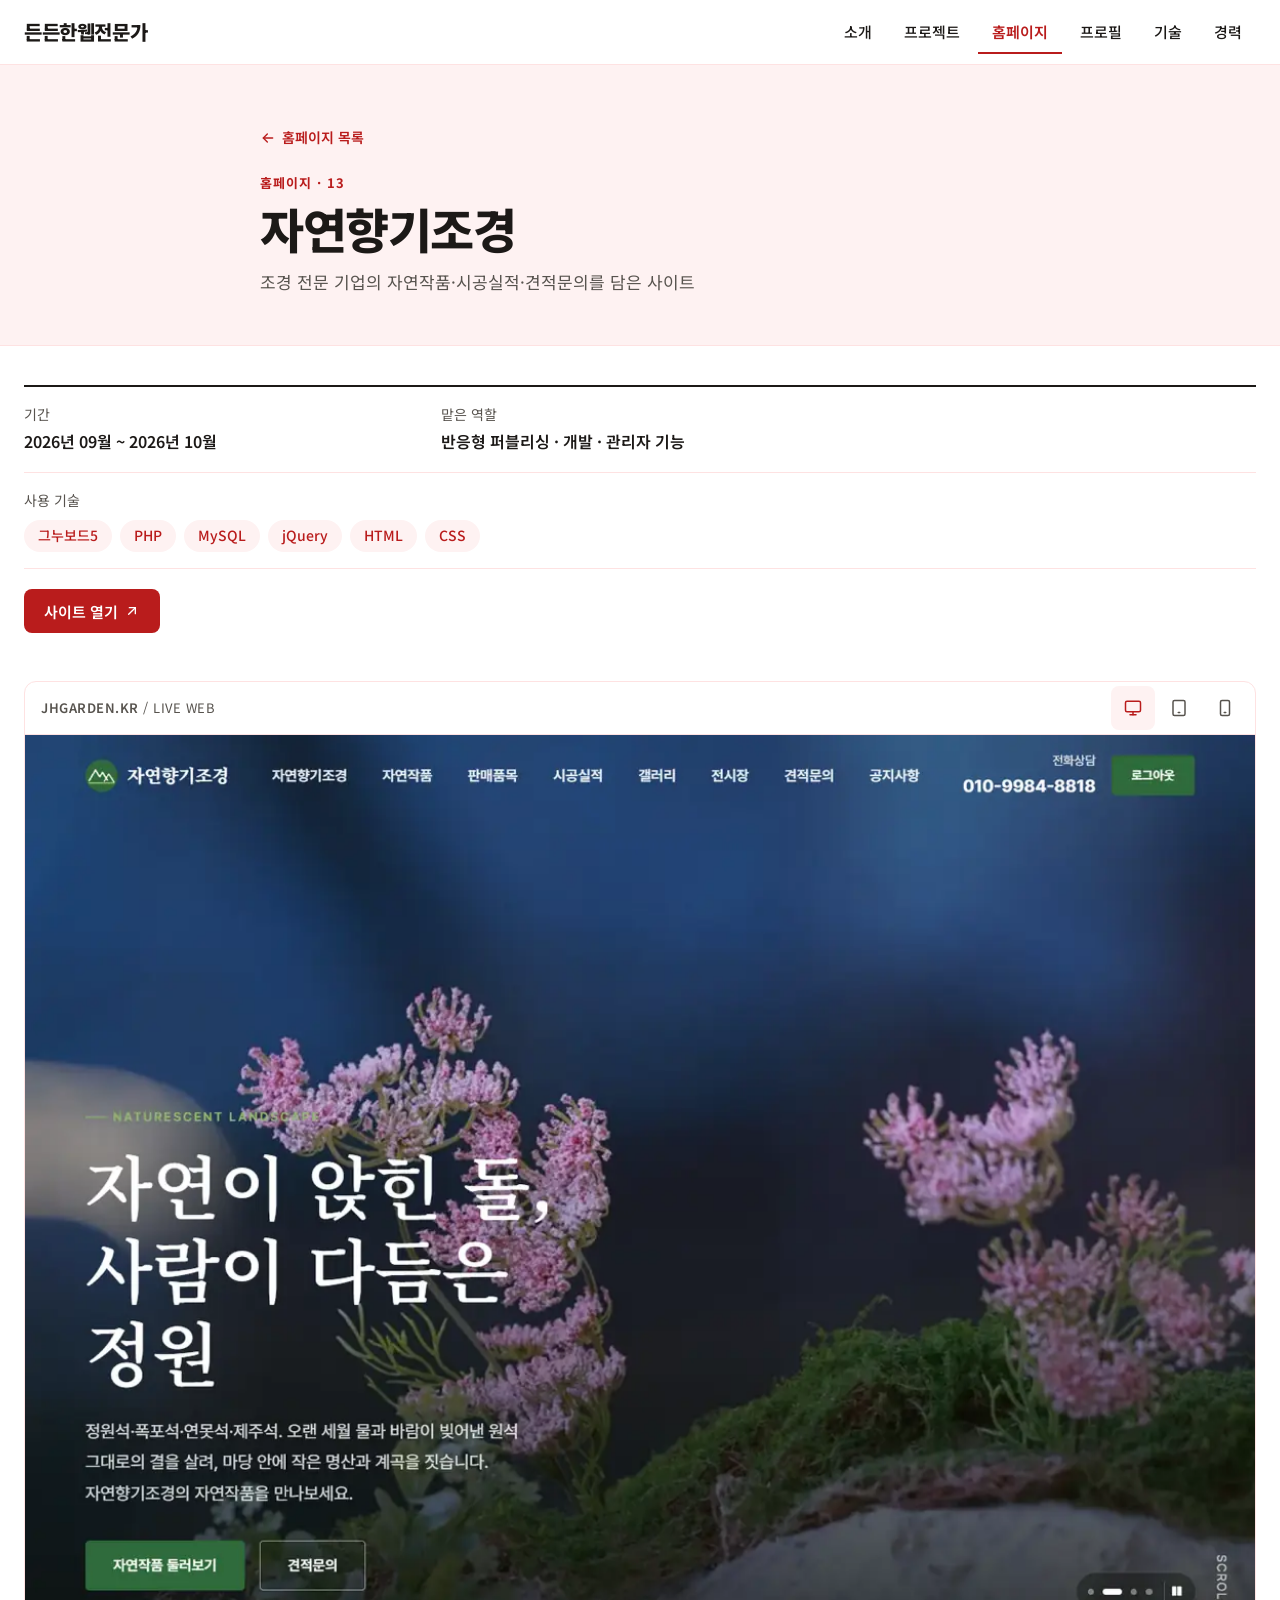
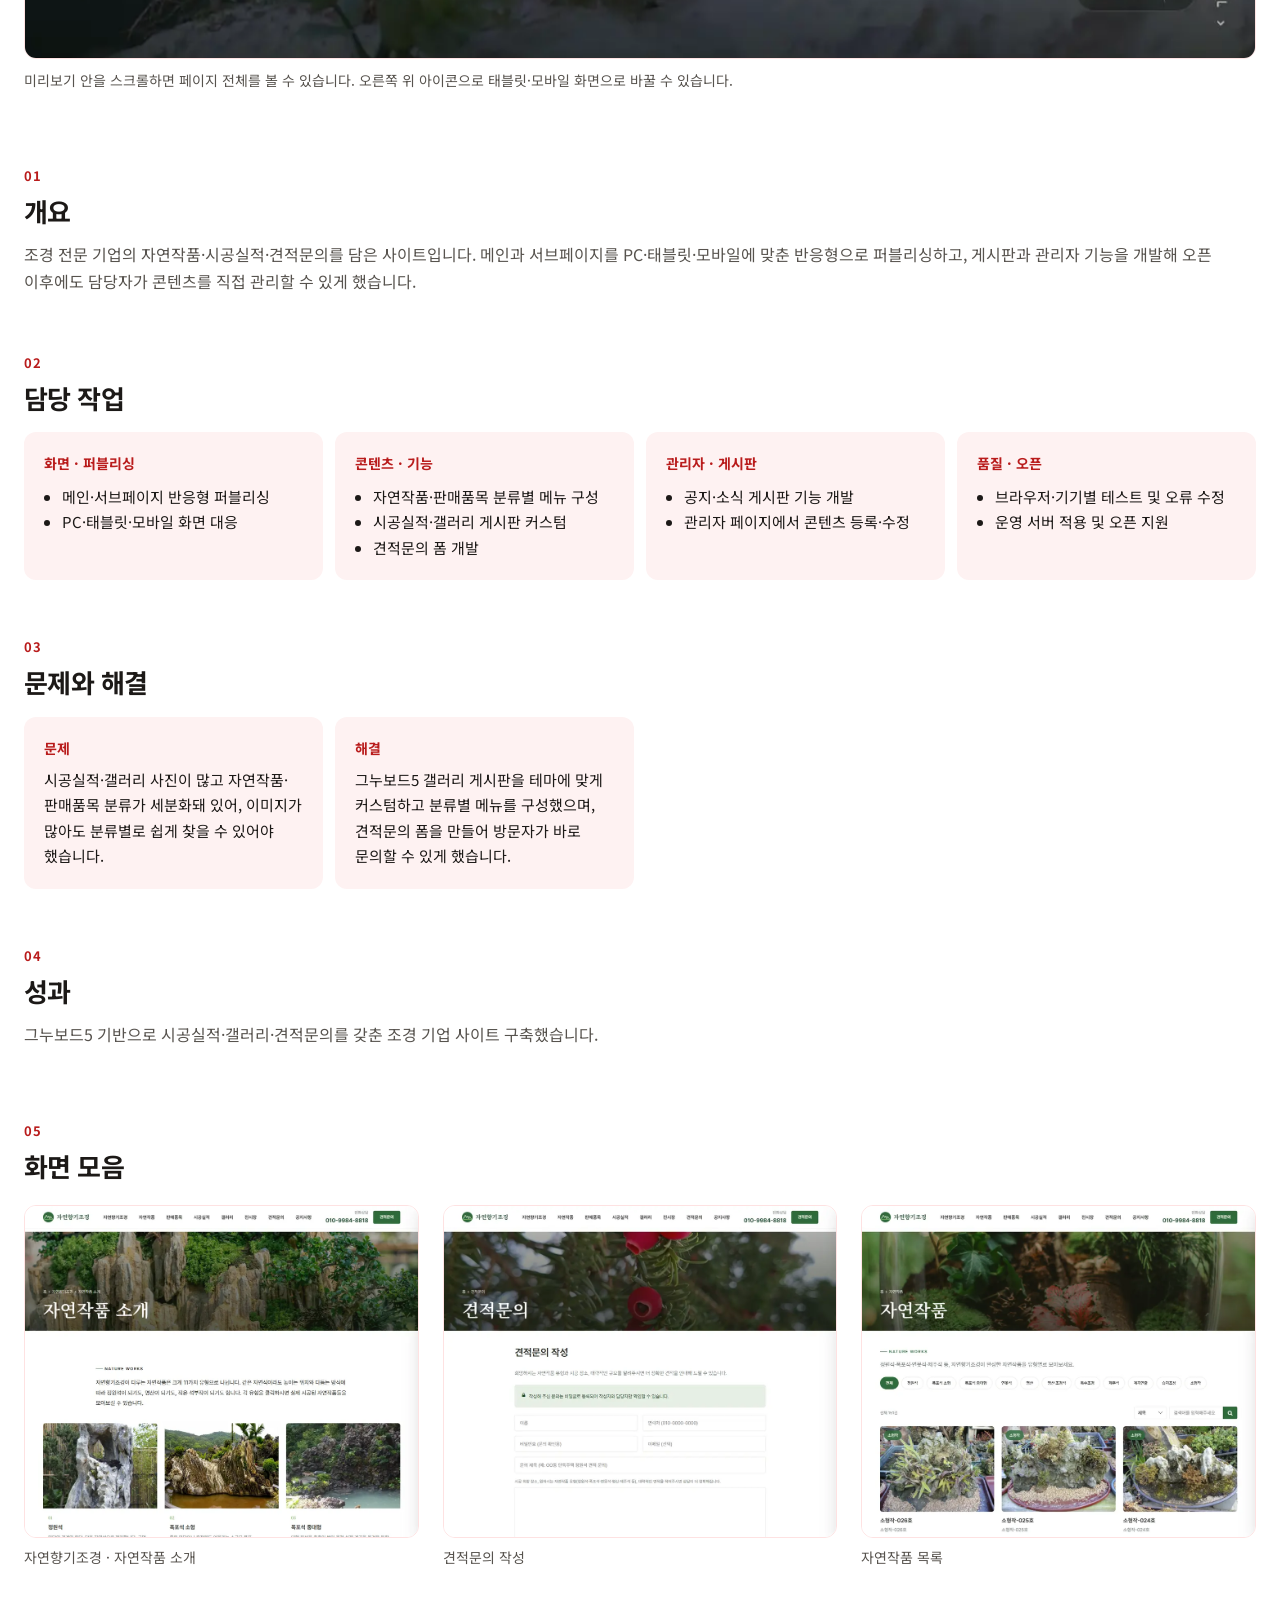
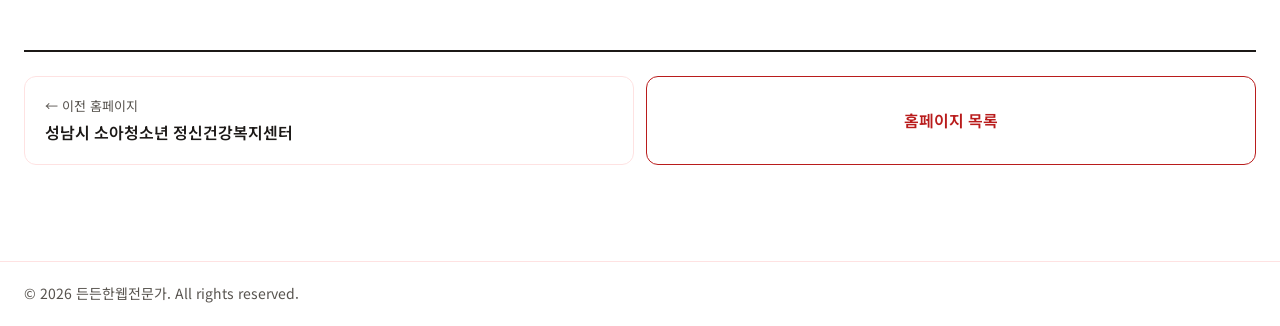
<file: projects/jhgarden.html>
<!doctype html>
<html lang="ko">
<head>
<meta charset="utf-8">
<meta name="viewport" content="width=device-width, initial-scale=1">
<title>자연향기조경 · 든든한웹전문가</title>
<meta name="description" content="조경 전문 기업의 자연작품·시공실적·견적문의를 담은 사이트">
<link rel="preconnect" href="https://fonts.googleapis.com">
<link rel="preconnect" href="https://fonts.gstatic.com" crossorigin>
<link rel="stylesheet" href="https://fonts.googleapis.com/css2?family=Noto+Sans+KR:wght@400;500;600;700;800&amp;display=swap">
<link rel="icon" href="../images/favicon/favicon.svg" type="image/svg+xml">
<link rel="icon" href="../images/favicon/favicon-32.png" sizes="32x32" type="image/png">
<link rel="icon" href="../images/favicon/favicon-16.png" sizes="16x16" type="image/png">
<link rel="apple-touch-icon" href="../images/favicon/apple-touch-icon.png">
<link rel="stylesheet" href="../css/style.css">
</head>
<body>
<div class="pf" style="background:#FFFFFF;color:#1C1917;font-size:16px;line-height:1.7">

<header data-header style="position:sticky;top:0;z-index:30;background:#FFFFFF;border-bottom:1px solid #FEE2E2">
  <div style="max-width:1280px;margin:0 auto;padding:0 clamp(16px,3vw,24px);height:clamp(60px,5vw,72px);display:flex;align-items:center;justify-content:space-between;gap:16px">
    <a href="../index.html" aria-label="든든한웹전문가, 메인으로" style="display:inline-flex;align-items:center;min-height:44px;text-decoration:none;color:#1C1917">
      <span style="font-weight:800;font-size:20px;letter-spacing:-0.02em">든든한웹전문가</span>
    </a>
    <span class="show-desk">
      <nav aria-label="주 메뉴">
        <ul style="display:flex;align-items:center;gap:4px;list-style:none;margin:0;padding:0">
          <li><a href="../index.html#about" class="pf-nav__link" style="display:inline-flex;align-items:center;min-height:44px;padding:0 14px;font-size:15px;font-weight:500;color:#1C1917;text-decoration:none">소개</a></li>
          <li><a href="../index.html#projects" class="pf-nav__link" style="display:inline-flex;align-items:center;min-height:44px;padding:0 14px;font-size:15px;font-weight:500;color:#1C1917;text-decoration:none">프로젝트</a></li>
          <li><a href="../index.html#all-projects" class="pf-nav__link" aria-current="page" style="display:inline-flex;align-items:center;min-height:44px;padding:0 14px;font-size:15px;font-weight:600;color:#B91C1C;text-decoration:none;box-shadow:inset 0 -2px 0 #B91C1C">홈페이지</a></li>
          <li><a href="../index.html#work" class="pf-nav__link" style="display:inline-flex;align-items:center;min-height:44px;padding:0 14px;font-size:15px;font-weight:500;color:#1C1917;text-decoration:none">프로필</a></li>
          <li><a href="../index.html#skills" class="pf-nav__link" style="display:inline-flex;align-items:center;min-height:44px;padding:0 14px;font-size:15px;font-weight:500;color:#1C1917;text-decoration:none">기술</a></li>
          <li><a href="../index.html#career" class="pf-nav__link" style="display:inline-flex;align-items:center;min-height:44px;padding:0 14px;font-size:15px;font-weight:500;color:#1C1917;text-decoration:none">경력</a></li>
        </ul>
      </nav>
    </span>
    <span class="show-mob">
      <button type="button" class="pf-icon-btn" aria-label="메뉴 열기" aria-expanded="false" data-action="menu" style="width:44px;height:44px;display:inline-flex;align-items:center;justify-content:center;border:1px solid #FEE2E2;border-radius:8px;background:#FFFFFF;color:#1C1917">
        <span class="mi-closed">
          <svg width="22" height="22" viewBox="0 0 24 24" fill="none" stroke="currentColor" stroke-width="2" stroke-linecap="round" aria-hidden="true"><path d="M4 7h16"></path><path d="M4 12h16"></path><path d="M4 17h16"></path></svg>
        </span>
        <span class="mi-open">
          <svg width="22" height="22" viewBox="0 0 24 24" fill="none" stroke="currentColor" stroke-width="2" stroke-linecap="round" aria-hidden="true"><path d="M6 6l12 12"></path><path d="M18 6L6 18"></path></svg>
        </span>
      </button>
    </span>
  </div>
  <div class="mob-menu">
    <nav aria-label="모바일 메뉴" style="border-top:1px solid #FEE2E2;background:#FFFFFF;padding:8px 16px 20px">
      <ul style="list-style:none;margin:0;padding:0;display:flex;flex-direction:column">
        <li><a href="../index.html#about" style="display:flex;align-items:center;min-height:52px;padding:0 4px;border-bottom:1px solid #FEE2E2;font-size:17px;font-weight:500;color:#1C1917;text-decoration:none">소개</a></li>
        <li><a href="../index.html#projects" style="display:flex;align-items:center;min-height:52px;padding:0 4px;border-bottom:1px solid #FEE2E2;font-size:17px;font-weight:500;color:#1C1917;text-decoration:none">프로젝트</a></li>
        <li><a href="../index.html#all-projects" aria-current="page" style="display:flex;align-items:center;min-height:52px;padding:0 4px;border-bottom:1px solid #FEE2E2;font-size:17px;font-weight:600;color:#B91C1C;text-decoration:none">홈페이지</a></li>
        <li><a href="../index.html#work" style="display:flex;align-items:center;min-height:52px;padding:0 4px;border-bottom:1px solid #FEE2E2;font-size:17px;font-weight:500;color:#1C1917;text-decoration:none">프로필</a></li>
        <li><a href="../index.html#skills" style="display:flex;align-items:center;min-height:52px;padding:0 4px;border-bottom:1px solid #FEE2E2;font-size:17px;font-weight:500;color:#1C1917;text-decoration:none">기술</a></li>
        <li><a href="../index.html#career" style="display:flex;align-items:center;min-height:52px;padding:0 4px;font-size:17px;font-weight:500;color:#1C1917;text-decoration:none">경력</a></li>
      </ul>
    </nav>
  </div>
</header>

<main>
  <!-- 1. 머리 영역 -->
  <div style="background:#FEF2F2;border-bottom:1px solid #FEE2E2">
    <div style="max-width:808px;margin:0 auto;padding:clamp(32px,4vw,56px) clamp(16px,3vw,24px) clamp(32px,4vw,48px)">
      <a href="../index.html#all-projects" class="pf-link" style="display:inline-flex;align-items:center;gap:6px;min-height:44px;font-size:14px;font-weight:600;color:#B91C1C;text-decoration:none">
        <svg width="16" height="16" viewBox="0 0 24 24" fill="none" stroke="currentColor" stroke-width="2" stroke-linecap="round" stroke-linejoin="round" aria-hidden="true"><path d="M19 12H5"></path><path d="M11 6l-6 6 6 6"></path></svg>홈페이지 목록</a>
      <p style="margin:12px 0 0;font-size:13px;font-weight:700;letter-spacing:.08em;color:#B91C1C">홈페이지 · 13</p>
      <h1 style="margin:4px 0 0;font-size:clamp(32px,4vw,48px);font-weight:800;line-height:1.25;letter-spacing:-0.03em;white-space:nowrap;overflow:hidden;text-overflow:ellipsis" title="자연향기조경">자연향기조경</h1>
      <p style="margin:10px 0 0;font-size:17px;color:#57534E">조경 전문 기업의 자연작품·시공실적·견적문의를 담은 사이트</p>
    </div>
  </div>

  <!-- 2. 요약 정보 -->
  <div style="max-width:1280px;margin:0 auto;padding:clamp(28px,3vw,40px) clamp(16px,3vw,24px) 0">
    <dl style="margin:0;display:flex;flex-wrap:wrap;gap:0;border-top:2px solid #1C1917">
      <div style="flex:1 1 220px;padding:16px 24px 16px 0;border-bottom:1px solid #FEE2E2"><dt style="font-size:14px;color:#57534E">기간</dt><dd style="margin:2px 0 0;font-weight:600">2026년 09월 ~ 2026년 10월</dd></div>
      <div style="flex:2 1 420px;padding:16px 0;border-bottom:1px solid #FEE2E2"><dt style="font-size:14px;color:#57534E">맡은 역할</dt><dd style="margin:2px 0 0;font-weight:600">반응형 퍼블리싱 · 개발 · 관리자 기능</dd></div>
      <div style="flex:1 1 100%;padding:16px 0;border-bottom:1px solid #FEE2E2"><dt style="font-size:14px;color:#57534E">사용 기술</dt>
        <dd style="margin:8px 0 0"><ul style="list-style:none;margin:0;padding:0;display:flex;flex-wrap:wrap;gap:8px">
          <li style="display:inline-flex;align-items:center;height:32px;padding:0 14px;border-radius:999px;background:#FEF2F2;color:#B91C1C;font-size:14px;font-weight:500">그누보드5</li>
          <li style="display:inline-flex;align-items:center;height:32px;padding:0 14px;border-radius:999px;background:#FEF2F2;color:#B91C1C;font-size:14px;font-weight:500">PHP</li>
          <li style="display:inline-flex;align-items:center;height:32px;padding:0 14px;border-radius:999px;background:#FEF2F2;color:#B91C1C;font-size:14px;font-weight:500">MySQL</li>
          <li style="display:inline-flex;align-items:center;height:32px;padding:0 14px;border-radius:999px;background:#FEF2F2;color:#B91C1C;font-size:14px;font-weight:500">jQuery</li>
          <li style="display:inline-flex;align-items:center;height:32px;padding:0 14px;border-radius:999px;background:#FEF2F2;color:#B91C1C;font-size:14px;font-weight:500">HTML</li>
          <li style="display:inline-flex;align-items:center;height:32px;padding:0 14px;border-radius:999px;background:#FEF2F2;color:#B91C1C;font-size:14px;font-weight:500">CSS</li>
        </ul></dd></div>
    </dl>
    <div style="display:flex;flex-wrap:wrap;gap:8px;margin-top:20px">
      <a href="https://jhgarden.kr" target="_blank" rel="noopener" class="pf-btn--primary" style="display:inline-flex;align-items:center;gap:6px;min-height:44px;padding:0 20px;border-radius:8px;background:#B91C1C;color:#FFFFFF;font-size:15px;font-weight:600;text-decoration:none">사이트 열기
        <svg width="16" height="16" viewBox="0 0 24 24" fill="none" stroke="currentColor" stroke-width="2" stroke-linecap="round" stroke-linejoin="round" aria-hidden="true"><path d="M7 17L17 7"></path><path d="M8 7h9v9"></path></svg></a>
    </div>
  </div>

  <!-- 3. 대표 화면 (PC·모바일 미리보기) -->
  <div style="max-width:1280px;margin:0 auto;padding:clamp(32px,4vw,48px) clamp(16px,3vw,24px) 0">
    <div data-device="desktop" style="border:1px solid #FEE2E2;border-radius:12px;overflow:hidden;background:#FFFFFF">
      <div style="display:flex;align-items:center;justify-content:space-between;gap:12px;padding:4px 8px 4px 16px;border-bottom:1px solid #FEE2E2">
        <span style="font-size:13px;font-weight:600;color:#57534E;letter-spacing:.04em;white-space:nowrap;overflow:hidden;text-overflow:ellipsis">JHGARDEN.KR <span style="font-weight:400">/ LIVE WEB</span></span>
        <div role="group" aria-label="미리보기 기기" style="display:flex;gap:2px">
          <span class="dv dv-desktop"><button type="button" aria-label="데스크톱 화면" aria-pressed="true" style="width:44px;height:44px;border:0;border-radius:8px;background:#FEF2F2;color:#B91C1C;display:inline-flex;align-items:center;justify-content:center"><svg width="18" height="18" viewBox="0 0 24 24" fill="none" stroke="currentColor" stroke-width="2" stroke-linecap="round" stroke-linejoin="round" aria-hidden="true"><rect x="2" y="3" width="20" height="14" rx="2"></rect><path d="M8 21h8"></path><path d="M12 17v4"></path></svg></button></span>
          <span class="dv dvx-desktop"><button type="button" class="pf-icon-btn" aria-label="데스크톱 화면" aria-pressed="false" data-device-set="desktop" style="width:44px;height:44px;border:0;border-radius:8px;background:#FFFFFF;color:#57534E;display:inline-flex;align-items:center;justify-content:center"><svg width="18" height="18" viewBox="0 0 24 24" fill="none" stroke="currentColor" stroke-width="2" stroke-linecap="round" stroke-linejoin="round" aria-hidden="true"><rect x="2" y="3" width="20" height="14" rx="2"></rect><path d="M8 21h8"></path><path d="M12 17v4"></path></svg></button></span>
          <span class="dv dv-tablet"><button type="button" aria-label="태블릿 화면" aria-pressed="true" style="width:44px;height:44px;border:0;border-radius:8px;background:#FEF2F2;color:#B91C1C;display:inline-flex;align-items:center;justify-content:center"><svg width="18" height="18" viewBox="0 0 24 24" fill="none" stroke="currentColor" stroke-width="2" stroke-linecap="round" stroke-linejoin="round" aria-hidden="true"><rect x="4" y="2" width="16" height="20" rx="2"></rect><path d="M11 18h2"></path></svg></button></span>
          <span class="dv dvx-tablet"><button type="button" class="pf-icon-btn" aria-label="태블릿 화면" aria-pressed="false" data-device-set="tablet" style="width:44px;height:44px;border:0;border-radius:8px;background:#FFFFFF;color:#57534E;display:inline-flex;align-items:center;justify-content:center"><svg width="18" height="18" viewBox="0 0 24 24" fill="none" stroke="currentColor" stroke-width="2" stroke-linecap="round" stroke-linejoin="round" aria-hidden="true"><rect x="4" y="2" width="16" height="20" rx="2"></rect><path d="M11 18h2"></path></svg></button></span>
          <span class="dv dv-mobile"><button type="button" aria-label="모바일 화면" aria-pressed="true" style="width:44px;height:44px;border:0;border-radius:8px;background:#FEF2F2;color:#B91C1C;display:inline-flex;align-items:center;justify-content:center"><svg width="18" height="18" viewBox="0 0 24 24" fill="none" stroke="currentColor" stroke-width="2" stroke-linecap="round" stroke-linejoin="round" aria-hidden="true"><rect x="6" y="2" width="12" height="20" rx="2"></rect><path d="M11 18h2"></path></svg></button></span>
          <span class="dv dvx-mobile"><button type="button" class="pf-icon-btn" aria-label="모바일 화면" aria-pressed="false" data-device-set="mobile" style="width:44px;height:44px;border:0;border-radius:8px;background:#FFFFFF;color:#57534E;display:inline-flex;align-items:center;justify-content:center"><svg width="18" height="18" viewBox="0 0 24 24" fill="none" stroke="currentColor" stroke-width="2" stroke-linecap="round" stroke-linejoin="round" aria-hidden="true"><rect x="6" y="2" width="12" height="20" rx="2"></rect><path d="M11 18h2"></path></svg></button></span>
        </div>
      </div>
      <span class="dv dv-desktop">
        <div tabindex="0" aria-label="자연향기조경 데스크톱 화면, 스크롤 가능" style="aspect-ratio:4/3;height:auto;overflow-y:auto;background:#FEF2F2"><img src="../images/jhgarden-pc.webp" alt="자연향기조경 데스크톱 전체 화면" style="display:block;width:100%"></div>
      </span>
      <span class="dv dv-tablet">
        <div style="background:#FEF2F2;display:flex;justify-content:center;padding:24px 16px"><div tabindex="0" aria-label="자연향기조경 태블릿 화면, 스크롤 가능" style="width:min(100%,500px);aspect-ratio:500/660;height:auto;border:10px solid #1C1917;border-radius:22px;overflow-y:auto;background:#FFFFFF"><img src="../images/jhgarden-tablet.webp" alt="자연향기조경 태블릿 전체 화면" style="display:block;width:100%"></div></div>
      </span>
      <span class="dv dv-mobile">
        <div style="background:#FEF2F2;display:flex;justify-content:center;padding:24px 16px"><div tabindex="0" aria-label="자연향기조경 모바일 화면, 스크롤 가능" style="width:min(100%,300px);aspect-ratio:300/631;height:auto;border:8px solid #1C1917;border-radius:28px;overflow-y:auto;background:#FFFFFF"><img src="../images/jhgarden-mobile.webp" alt="자연향기조경 모바일 전체 화면" style="display:block;width:100%"></div></div>
      </span>
    </div>
    <p style="margin:10px 0 0;font-size:14px;color:#57534E">미리보기 안을 스크롤하면 페이지 전체를 볼 수 있습니다. 오른쪽 위 아이콘으로 태블릿·모바일 화면으로 바꿀 수 있습니다.</p>
  </div>

  <!-- 4~7. 본문 -->
  <div style="max-width:1280px;margin:0 auto;padding:clamp(48px,6vw,72px) clamp(16px,3vw,24px) 0;display:flex;flex-direction:column;gap:clamp(40px,5vw,56px)">
    <section aria-labelledby="d-overview">
      <p style="margin:0 0 6px;font-size:13px;font-weight:700;letter-spacing:.08em;color:#B91C1C">01</p>
      <h2 id="d-overview" style="margin:0;font-size:clamp(22px,2.2vw,26px);font-weight:700;line-height:1.4;letter-spacing:-0.02em">개요</h2>
      <p style="margin:12px 0 0;color:#57534E">조경 전문 기업의 자연작품·시공실적·견적문의를 담은 사이트입니다. 메인과 서브페이지를 PC·태블릿·모바일에 맞춘 반응형으로 퍼블리싱하고, 게시판과 관리자 기능을 개발해 오픈 이후에도 담당자가 콘텐츠를 직접 관리할 수 있게 했습니다.</p>
    </section>
    <section aria-labelledby="d-work">
      <p style="margin:0 0 6px;font-size:13px;font-weight:700;letter-spacing:.08em;color:#B91C1C">02</p>
      <h2 id="d-work" style="margin:0;font-size:clamp(22px,2.2vw,26px);font-weight:700;line-height:1.4;letter-spacing:-0.02em">담당 작업</h2>
      <div style="margin-top:16px;display:grid;grid-template-columns:repeat(auto-fill,minmax(240px,1fr));gap:12px">
        <div style="background:#FEF2F2;border-radius:12px;padding:20px">
          <p style="margin:0;font-size:14px;font-weight:700;color:#B91C1C">화면 · 퍼블리싱</p>
          <ul style="margin:8px 0 0;padding-left:18px;font-size:15px;color:#1C1917;line-height:1.7">
            <li>메인·서브페이지 반응형 퍼블리싱</li>
            <li>PC·태블릿·모바일 화면 대응</li>
          </ul>
        </div>
        <div style="background:#FEF2F2;border-radius:12px;padding:20px">
          <p style="margin:0;font-size:14px;font-weight:700;color:#B91C1C">콘텐츠 · 기능</p>
          <ul style="margin:8px 0 0;padding-left:18px;font-size:15px;color:#1C1917;line-height:1.7">
            <li>자연작품·판매품목 분류별 메뉴 구성</li>
            <li>시공실적·갤러리 게시판 커스텀</li>
            <li>견적문의 폼 개발</li>
          </ul>
        </div>
        <div style="background:#FEF2F2;border-radius:12px;padding:20px">
          <p style="margin:0;font-size:14px;font-weight:700;color:#B91C1C">관리자 · 게시판</p>
          <ul style="margin:8px 0 0;padding-left:18px;font-size:15px;color:#1C1917;line-height:1.7">
            <li>공지·소식 게시판 기능 개발</li>
            <li>관리자 페이지에서 콘텐츠 등록·수정</li>
          </ul>
        </div>
        <div style="background:#FEF2F2;border-radius:12px;padding:20px">
          <p style="margin:0;font-size:14px;font-weight:700;color:#B91C1C">품질 · 오픈</p>
          <ul style="margin:8px 0 0;padding-left:18px;font-size:15px;color:#1C1917;line-height:1.7">
            <li>브라우저·기기별 테스트 및 오류 수정</li>
            <li>운영 서버 적용 및 오픈 지원</li>
          </ul>
        </div>
      </div>
    </section>
    <section aria-labelledby="d-problem">
      <p style="margin:0 0 6px;font-size:13px;font-weight:700;letter-spacing:.08em;color:#B91C1C">03</p>
      <h2 id="d-problem" style="margin:0;font-size:clamp(22px,2.2vw,26px);font-weight:700;line-height:1.4;letter-spacing:-0.02em">문제와 해결</h2>
      <div style="margin-top:16px;display:grid;grid-template-columns:repeat(auto-fill,minmax(260px,1fr));gap:12px">
        <div style="background:#FEF2F2;border-radius:12px;padding:20px">
          <p style="margin:0;font-size:14px;font-weight:700;color:#B91C1C">문제</p>
          <p style="margin:6px 0 0;font-size:15px;color:#1C1917">시공실적·갤러리 사진이 많고 자연작품·판매품목 분류가 세분화돼 있어, 이미지가 많아도 분류별로 쉽게 찾을 수 있어야 했습니다.</p>
        </div>
        <div style="background:#FEF2F2;border-radius:12px;padding:20px">
          <p style="margin:0;font-size:14px;font-weight:700;color:#B91C1C">해결</p>
          <p style="margin:6px 0 0;font-size:15px;color:#1C1917">그누보드5 갤러리 게시판을 테마에 맞게 커스텀하고 분류별 메뉴를 구성했으며, 견적문의 폼을 만들어 방문자가 바로 문의할 수 있게 했습니다.</p>
        </div>
      </div>
    </section>
    <section aria-labelledby="d-result">
      <p style="margin:0 0 6px;font-size:13px;font-weight:700;letter-spacing:.08em;color:#B91C1C">04</p>
      <h2 id="d-result" style="margin:0;font-size:clamp(22px,2.2vw,26px);font-weight:700;line-height:1.4;letter-spacing:-0.02em">성과</h2>
      <p style="margin:12px 0 0;color:#57534E">그누보드5 기반으로 시공실적·갤러리·견적문의를 갖춘 조경 기업 사이트 구축했습니다.</p>
    </section>
  </div>

  <!-- 8. 화면 모음 -->
  <section aria-labelledby="d-screens" style="max-width:1280px;margin:0 auto;padding:clamp(48px,6vw,72px) clamp(16px,3vw,24px) 0">
    <p style="margin:0 0 6px;font-size:13px;font-weight:700;letter-spacing:.08em;color:#B91C1C">05</p>
    <h2 id="d-screens" style="margin:0 0 20px;font-size:clamp(22px,2.2vw,26px);font-weight:700;line-height:1.4;letter-spacing:-0.02em">화면 모음</h2>
    <ul style="list-style:none;margin:0;padding:0;display:grid;grid-template-columns:repeat(auto-fill,minmax(320px,1fr));gap:24px;align-items:start">
      <li><figure style="margin:0"><img src="../images/jhgarden-screen-1.webp" alt="자연향기조경 화면: 자연향기조경 · 자연작품 소개" loading="lazy" style="display:block;width:100%;aspect-ratio:1395/1178;object-fit:cover;object-position:top;border:1px solid #FEE2E2;border-radius:12px"><figcaption style="margin-top:8px;font-size:14px;color:#57534E">자연향기조경 · 자연작품 소개</figcaption></figure></li>
      <li><figure style="margin:0"><img src="../images/jhgarden-screen-2.webp" alt="자연향기조경 화면: 견적문의 작성" loading="lazy" style="display:block;width:100%;aspect-ratio:1395/1178;object-fit:cover;object-position:top;border:1px solid #FEE2E2;border-radius:12px"><figcaption style="margin-top:8px;font-size:14px;color:#57534E">견적문의 작성</figcaption></figure></li>
      <li><figure style="margin:0"><img src="../images/jhgarden-screen-3.webp" alt="자연향기조경 화면: 자연작품 목록" loading="lazy" style="display:block;width:100%;aspect-ratio:1395/1178;object-fit:cover;object-position:top;border:1px solid #FEE2E2;border-radius:12px"><figcaption style="margin-top:8px;font-size:14px;color:#57534E">자연작품 목록</figcaption></figure></li>
    </ul>
  </section>

  <!-- 9. 하단 이동 -->
  <nav aria-label="다른 프로젝트" style="max-width:1280px;margin:0 auto;padding:clamp(56px,7vw,80px) clamp(16px,3vw,24px) clamp(64px,8vw,96px)">
    <div style="display:grid;grid-template-columns:repeat(auto-fit,minmax(240px,1fr));gap:12px;border-top:2px solid #1C1917;padding-top:24px">
      <a href="withchild.html" class="pf-card" style="display:flex;flex-direction:column;gap:2px;padding:18px 20px;border:1px solid #FEE2E2;border-radius:12px;text-decoration:none;color:#1C1917;min-width:0">
        <span style="font-size:13px;color:#57534E">← 이전 홈페이지</span><span style="max-width:100%;font-weight:600;white-space:nowrap;overflow:hidden;text-overflow:ellipsis">성남시 소아청소년 정신건강복지센터</span></a>
      <a href="../index.html#all-projects" class="pf-btn--secondary" style="display:flex;align-items:center;justify-content:center;gap:6px;padding:18px 20px;border:1px solid #B91C1C;border-radius:12px;text-decoration:none;color:#B91C1C;font-weight:600;background:#FFFFFF">홈페이지 목록</a>
    </div>
  </nav>
</main>

<footer style="border-top:1px solid #FEE2E2;background:#FFFFFF">
  <div style="max-width:1280px;margin:0 auto;padding:20px clamp(16px,3vw,24px);display:flex;flex-wrap:wrap;align-items:center;justify-content:space-between;gap:8px;font-size:14px;color:#57534E">
    <p style="margin:0">© 2026 든든한웹전문가. All rights reserved.</p>
  </div>
</footer>
</div>
<script src="../js/main.js"></script>
</body>
</html>
</file>
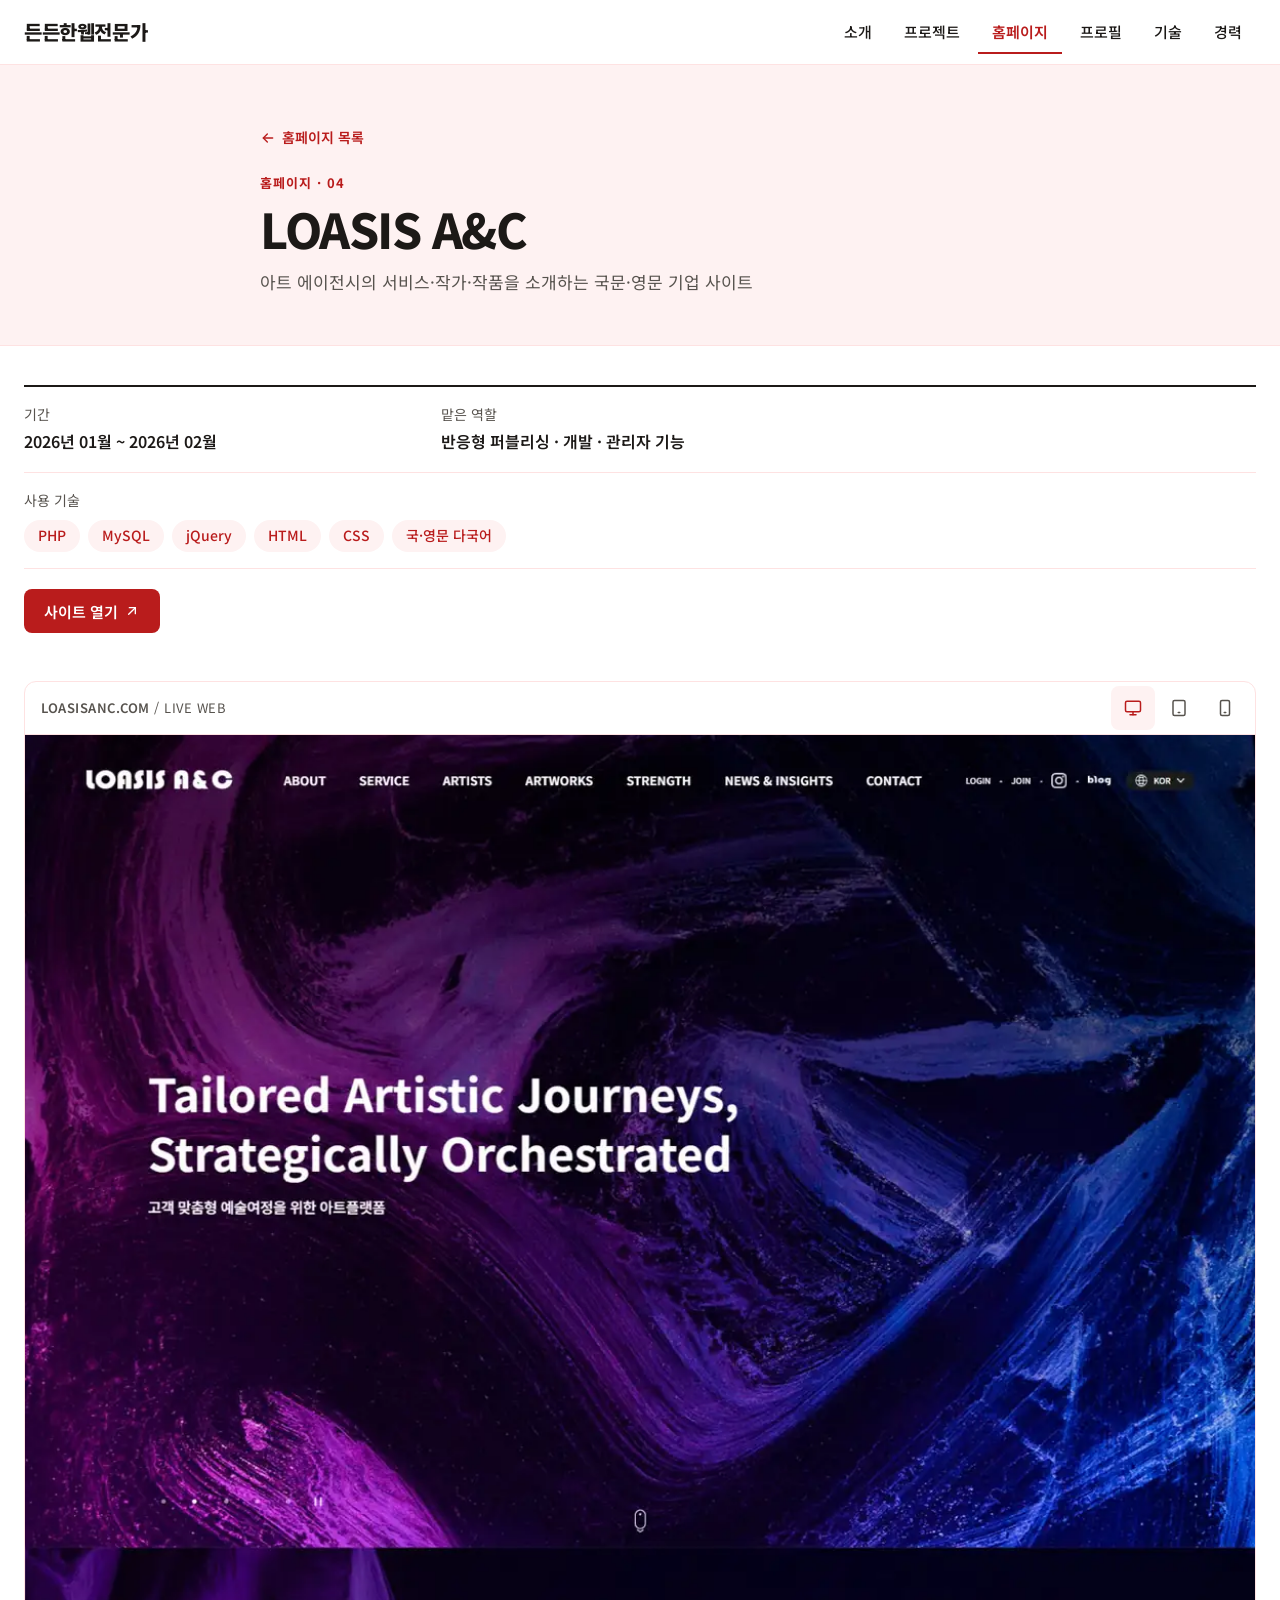
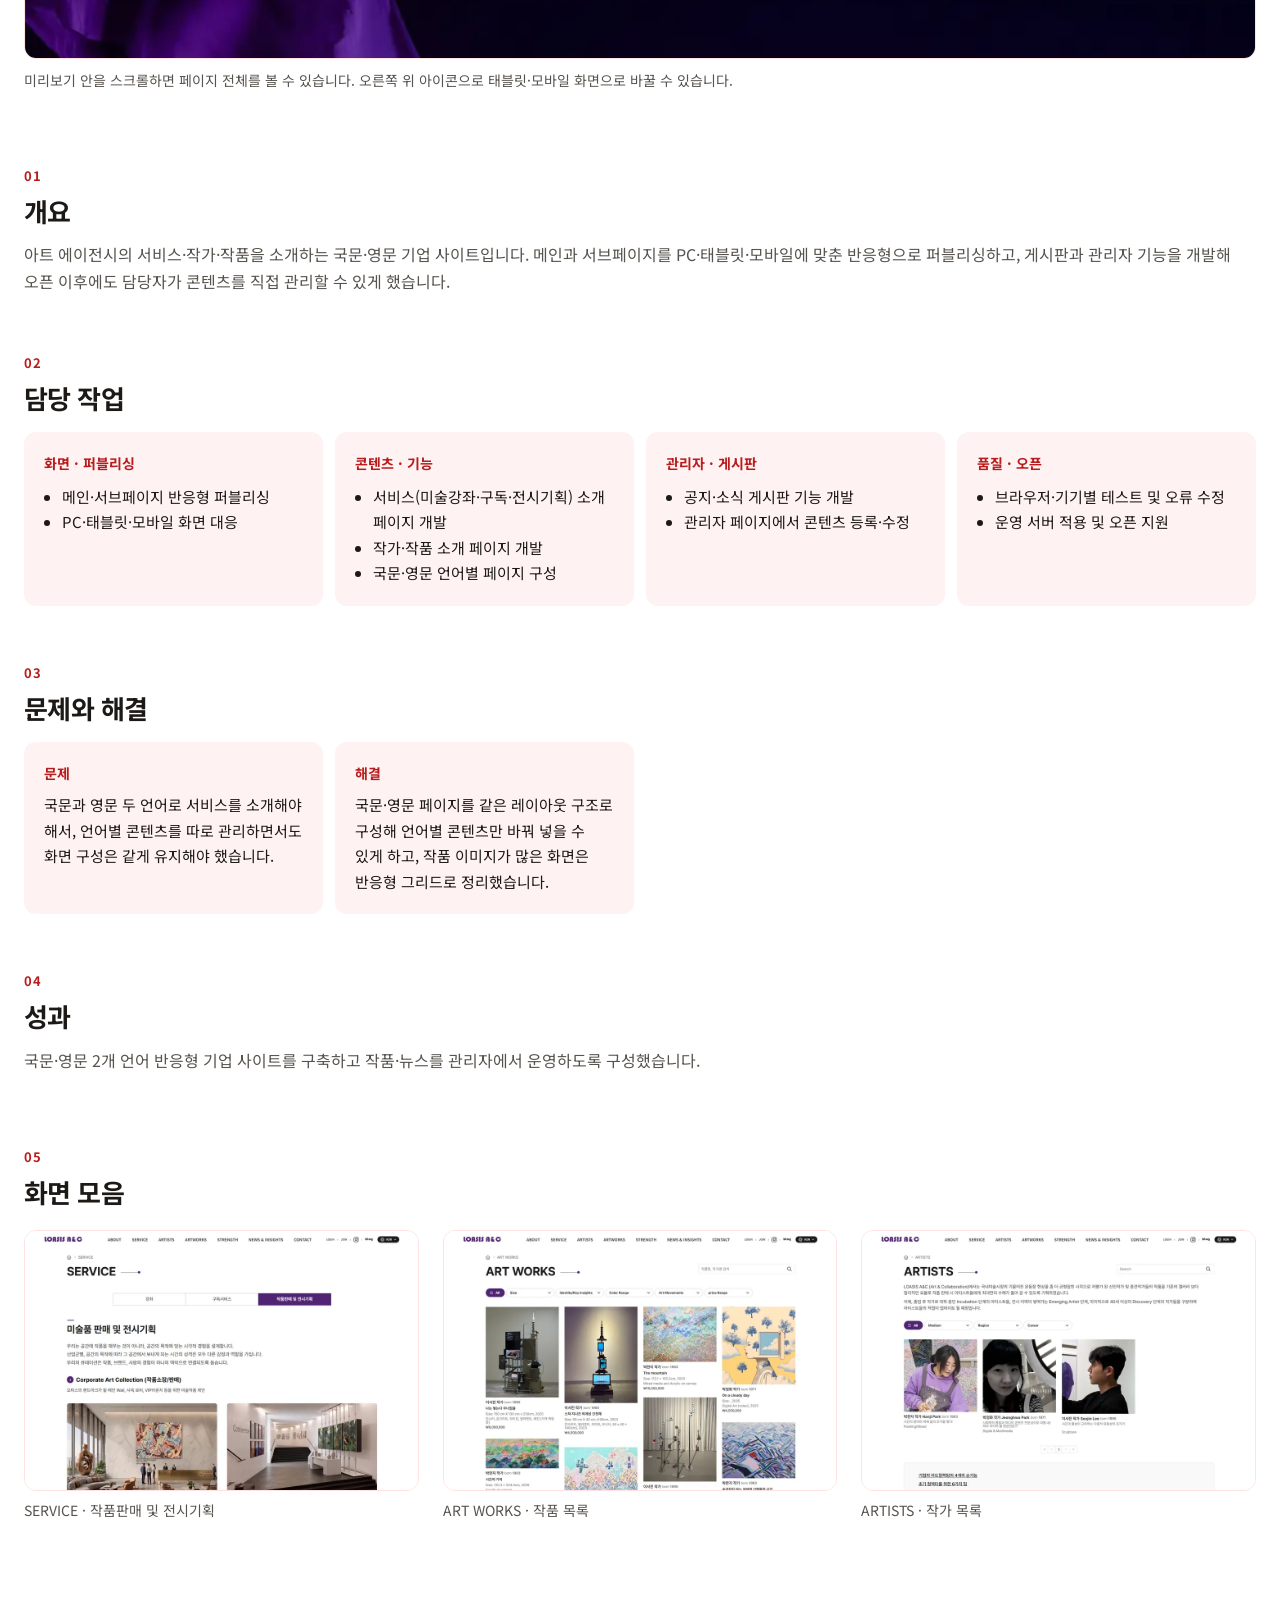
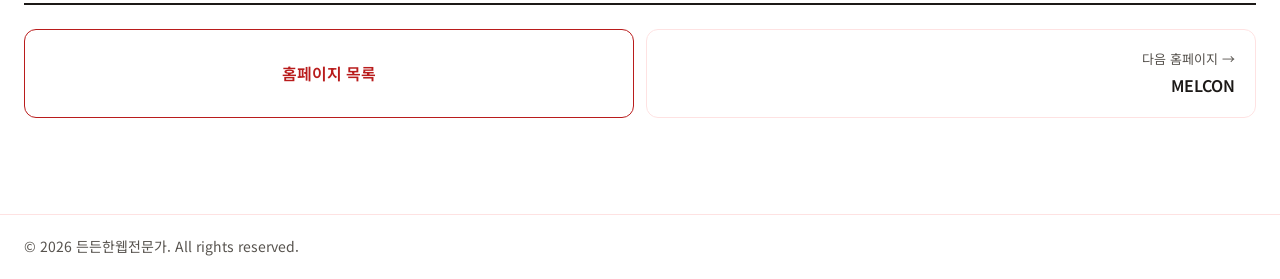
<file: projects/loasis.html>
<!doctype html>
<html lang="ko">
<head>
<meta charset="utf-8">
<meta name="viewport" content="width=device-width, initial-scale=1">
<title>LOASIS A&amp;C · 든든한웹전문가</title>
<meta name="description" content="아트 에이전시의 서비스·작가·작품을 소개하는 국문·영문 기업 사이트">
<link rel="preconnect" href="https://fonts.googleapis.com">
<link rel="preconnect" href="https://fonts.gstatic.com" crossorigin>
<link rel="stylesheet" href="https://fonts.googleapis.com/css2?family=Noto+Sans+KR:wght@400;500;600;700;800&amp;display=swap">
<link rel="icon" href="../images/favicon/favicon.svg" type="image/svg+xml">
<link rel="icon" href="../images/favicon/favicon-32.png" sizes="32x32" type="image/png">
<link rel="icon" href="../images/favicon/favicon-16.png" sizes="16x16" type="image/png">
<link rel="apple-touch-icon" href="../images/favicon/apple-touch-icon.png">
<link rel="stylesheet" href="../css/style.css">
</head>
<body>
<div class="pf" style="background:#FFFFFF;color:#1C1917;font-size:16px;line-height:1.7">

<header data-header style="position:sticky;top:0;z-index:30;background:#FFFFFF;border-bottom:1px solid #FEE2E2">
  <div style="max-width:1280px;margin:0 auto;padding:0 clamp(16px,3vw,24px);height:clamp(60px,5vw,72px);display:flex;align-items:center;justify-content:space-between;gap:16px">
    <a href="../index.html" aria-label="든든한웹전문가, 메인으로" style="display:inline-flex;align-items:center;min-height:44px;text-decoration:none;color:#1C1917">
      <span style="font-weight:800;font-size:20px;letter-spacing:-0.02em">든든한웹전문가</span>
    </a>
    <span class="show-desk">
      <nav aria-label="주 메뉴">
        <ul style="display:flex;align-items:center;gap:4px;list-style:none;margin:0;padding:0">
          <li><a href="../index.html#about" class="pf-nav__link" style="display:inline-flex;align-items:center;min-height:44px;padding:0 14px;font-size:15px;font-weight:500;color:#1C1917;text-decoration:none">소개</a></li>
          <li><a href="../index.html#projects" class="pf-nav__link" style="display:inline-flex;align-items:center;min-height:44px;padding:0 14px;font-size:15px;font-weight:500;color:#1C1917;text-decoration:none">프로젝트</a></li>
          <li><a href="../index.html#all-projects" class="pf-nav__link" aria-current="page" style="display:inline-flex;align-items:center;min-height:44px;padding:0 14px;font-size:15px;font-weight:600;color:#B91C1C;text-decoration:none;box-shadow:inset 0 -2px 0 #B91C1C">홈페이지</a></li>
          <li><a href="../index.html#work" class="pf-nav__link" style="display:inline-flex;align-items:center;min-height:44px;padding:0 14px;font-size:15px;font-weight:500;color:#1C1917;text-decoration:none">프로필</a></li>
          <li><a href="../index.html#skills" class="pf-nav__link" style="display:inline-flex;align-items:center;min-height:44px;padding:0 14px;font-size:15px;font-weight:500;color:#1C1917;text-decoration:none">기술</a></li>
          <li><a href="../index.html#career" class="pf-nav__link" style="display:inline-flex;align-items:center;min-height:44px;padding:0 14px;font-size:15px;font-weight:500;color:#1C1917;text-decoration:none">경력</a></li>
        </ul>
      </nav>
    </span>
    <span class="show-mob">
      <button type="button" class="pf-icon-btn" aria-label="메뉴 열기" aria-expanded="false" data-action="menu" style="width:44px;height:44px;display:inline-flex;align-items:center;justify-content:center;border:1px solid #FEE2E2;border-radius:8px;background:#FFFFFF;color:#1C1917">
        <span class="mi-closed">
          <svg width="22" height="22" viewBox="0 0 24 24" fill="none" stroke="currentColor" stroke-width="2" stroke-linecap="round" aria-hidden="true"><path d="M4 7h16"></path><path d="M4 12h16"></path><path d="M4 17h16"></path></svg>
        </span>
        <span class="mi-open">
          <svg width="22" height="22" viewBox="0 0 24 24" fill="none" stroke="currentColor" stroke-width="2" stroke-linecap="round" aria-hidden="true"><path d="M6 6l12 12"></path><path d="M18 6L6 18"></path></svg>
        </span>
      </button>
    </span>
  </div>
  <div class="mob-menu">
    <nav aria-label="모바일 메뉴" style="border-top:1px solid #FEE2E2;background:#FFFFFF;padding:8px 16px 20px">
      <ul style="list-style:none;margin:0;padding:0;display:flex;flex-direction:column">
        <li><a href="../index.html#about" style="display:flex;align-items:center;min-height:52px;padding:0 4px;border-bottom:1px solid #FEE2E2;font-size:17px;font-weight:500;color:#1C1917;text-decoration:none">소개</a></li>
        <li><a href="../index.html#projects" style="display:flex;align-items:center;min-height:52px;padding:0 4px;border-bottom:1px solid #FEE2E2;font-size:17px;font-weight:500;color:#1C1917;text-decoration:none">프로젝트</a></li>
        <li><a href="../index.html#all-projects" aria-current="page" style="display:flex;align-items:center;min-height:52px;padding:0 4px;border-bottom:1px solid #FEE2E2;font-size:17px;font-weight:600;color:#B91C1C;text-decoration:none">홈페이지</a></li>
        <li><a href="../index.html#work" style="display:flex;align-items:center;min-height:52px;padding:0 4px;border-bottom:1px solid #FEE2E2;font-size:17px;font-weight:500;color:#1C1917;text-decoration:none">프로필</a></li>
        <li><a href="../index.html#skills" style="display:flex;align-items:center;min-height:52px;padding:0 4px;border-bottom:1px solid #FEE2E2;font-size:17px;font-weight:500;color:#1C1917;text-decoration:none">기술</a></li>
        <li><a href="../index.html#career" style="display:flex;align-items:center;min-height:52px;padding:0 4px;font-size:17px;font-weight:500;color:#1C1917;text-decoration:none">경력</a></li>
      </ul>
    </nav>
  </div>
</header>

<main>
  <!-- 1. 머리 영역 -->
  <div style="background:#FEF2F2;border-bottom:1px solid #FEE2E2">
    <div style="max-width:808px;margin:0 auto;padding:clamp(32px,4vw,56px) clamp(16px,3vw,24px) clamp(32px,4vw,48px)">
      <a href="../index.html#all-projects" class="pf-link" style="display:inline-flex;align-items:center;gap:6px;min-height:44px;font-size:14px;font-weight:600;color:#B91C1C;text-decoration:none">
        <svg width="16" height="16" viewBox="0 0 24 24" fill="none" stroke="currentColor" stroke-width="2" stroke-linecap="round" stroke-linejoin="round" aria-hidden="true"><path d="M19 12H5"></path><path d="M11 6l-6 6 6 6"></path></svg>홈페이지 목록</a>
      <p style="margin:12px 0 0;font-size:13px;font-weight:700;letter-spacing:.08em;color:#B91C1C">홈페이지 · 04</p>
      <h1 style="margin:4px 0 0;font-size:clamp(32px,4vw,48px);font-weight:800;line-height:1.25;letter-spacing:-0.03em;white-space:nowrap;overflow:hidden;text-overflow:ellipsis" title="LOASIS A&amp;C">LOASIS A&amp;C</h1>
      <p style="margin:10px 0 0;font-size:17px;color:#57534E">아트 에이전시의 서비스·작가·작품을 소개하는 국문·영문 기업 사이트</p>
    </div>
  </div>

  <!-- 2. 요약 정보 -->
  <div style="max-width:1280px;margin:0 auto;padding:clamp(28px,3vw,40px) clamp(16px,3vw,24px) 0">
    <dl style="margin:0;display:flex;flex-wrap:wrap;gap:0;border-top:2px solid #1C1917">
      <div style="flex:1 1 220px;padding:16px 24px 16px 0;border-bottom:1px solid #FEE2E2"><dt style="font-size:14px;color:#57534E">기간</dt><dd style="margin:2px 0 0;font-weight:600">2026년 01월 ~ 2026년 02월</dd></div>
      <div style="flex:2 1 420px;padding:16px 0;border-bottom:1px solid #FEE2E2"><dt style="font-size:14px;color:#57534E">맡은 역할</dt><dd style="margin:2px 0 0;font-weight:600">반응형 퍼블리싱 · 개발 · 관리자 기능</dd></div>
      <div style="flex:1 1 100%;padding:16px 0;border-bottom:1px solid #FEE2E2"><dt style="font-size:14px;color:#57534E">사용 기술</dt>
        <dd style="margin:8px 0 0"><ul style="list-style:none;margin:0;padding:0;display:flex;flex-wrap:wrap;gap:8px">
          <li style="display:inline-flex;align-items:center;height:32px;padding:0 14px;border-radius:999px;background:#FEF2F2;color:#B91C1C;font-size:14px;font-weight:500">PHP</li>
          <li style="display:inline-flex;align-items:center;height:32px;padding:0 14px;border-radius:999px;background:#FEF2F2;color:#B91C1C;font-size:14px;font-weight:500">MySQL</li>
          <li style="display:inline-flex;align-items:center;height:32px;padding:0 14px;border-radius:999px;background:#FEF2F2;color:#B91C1C;font-size:14px;font-weight:500">jQuery</li>
          <li style="display:inline-flex;align-items:center;height:32px;padding:0 14px;border-radius:999px;background:#FEF2F2;color:#B91C1C;font-size:14px;font-weight:500">HTML</li>
          <li style="display:inline-flex;align-items:center;height:32px;padding:0 14px;border-radius:999px;background:#FEF2F2;color:#B91C1C;font-size:14px;font-weight:500">CSS</li>
          <li style="display:inline-flex;align-items:center;height:32px;padding:0 14px;border-radius:999px;background:#FEF2F2;color:#B91C1C;font-size:14px;font-weight:500">국·영문 다국어</li>
        </ul></dd></div>
    </dl>
    <div style="display:flex;flex-wrap:wrap;gap:8px;margin-top:20px">
      <a href="https://loasisanc.com" target="_blank" rel="noopener" class="pf-btn--primary" style="display:inline-flex;align-items:center;gap:6px;min-height:44px;padding:0 20px;border-radius:8px;background:#B91C1C;color:#FFFFFF;font-size:15px;font-weight:600;text-decoration:none">사이트 열기
        <svg width="16" height="16" viewBox="0 0 24 24" fill="none" stroke="currentColor" stroke-width="2" stroke-linecap="round" stroke-linejoin="round" aria-hidden="true"><path d="M7 17L17 7"></path><path d="M8 7h9v9"></path></svg></a>
    </div>
  </div>

  <!-- 3. 대표 화면 (PC·모바일 미리보기) -->
  <div style="max-width:1280px;margin:0 auto;padding:clamp(32px,4vw,48px) clamp(16px,3vw,24px) 0">
    <div data-device="desktop" style="border:1px solid #FEE2E2;border-radius:12px;overflow:hidden;background:#FFFFFF">
      <div style="display:flex;align-items:center;justify-content:space-between;gap:12px;padding:4px 8px 4px 16px;border-bottom:1px solid #FEE2E2">
        <span style="font-size:13px;font-weight:600;color:#57534E;letter-spacing:.04em;white-space:nowrap;overflow:hidden;text-overflow:ellipsis">LOASISANC.COM <span style="font-weight:400">/ LIVE WEB</span></span>
        <div role="group" aria-label="미리보기 기기" style="display:flex;gap:2px">
          <span class="dv dv-desktop"><button type="button" aria-label="데스크톱 화면" aria-pressed="true" style="width:44px;height:44px;border:0;border-radius:8px;background:#FEF2F2;color:#B91C1C;display:inline-flex;align-items:center;justify-content:center"><svg width="18" height="18" viewBox="0 0 24 24" fill="none" stroke="currentColor" stroke-width="2" stroke-linecap="round" stroke-linejoin="round" aria-hidden="true"><rect x="2" y="3" width="20" height="14" rx="2"></rect><path d="M8 21h8"></path><path d="M12 17v4"></path></svg></button></span>
          <span class="dv dvx-desktop"><button type="button" class="pf-icon-btn" aria-label="데스크톱 화면" aria-pressed="false" data-device-set="desktop" style="width:44px;height:44px;border:0;border-radius:8px;background:#FFFFFF;color:#57534E;display:inline-flex;align-items:center;justify-content:center"><svg width="18" height="18" viewBox="0 0 24 24" fill="none" stroke="currentColor" stroke-width="2" stroke-linecap="round" stroke-linejoin="round" aria-hidden="true"><rect x="2" y="3" width="20" height="14" rx="2"></rect><path d="M8 21h8"></path><path d="M12 17v4"></path></svg></button></span>
          <span class="dv dv-tablet"><button type="button" aria-label="태블릿 화면" aria-pressed="true" style="width:44px;height:44px;border:0;border-radius:8px;background:#FEF2F2;color:#B91C1C;display:inline-flex;align-items:center;justify-content:center"><svg width="18" height="18" viewBox="0 0 24 24" fill="none" stroke="currentColor" stroke-width="2" stroke-linecap="round" stroke-linejoin="round" aria-hidden="true"><rect x="4" y="2" width="16" height="20" rx="2"></rect><path d="M11 18h2"></path></svg></button></span>
          <span class="dv dvx-tablet"><button type="button" class="pf-icon-btn" aria-label="태블릿 화면" aria-pressed="false" data-device-set="tablet" style="width:44px;height:44px;border:0;border-radius:8px;background:#FFFFFF;color:#57534E;display:inline-flex;align-items:center;justify-content:center"><svg width="18" height="18" viewBox="0 0 24 24" fill="none" stroke="currentColor" stroke-width="2" stroke-linecap="round" stroke-linejoin="round" aria-hidden="true"><rect x="4" y="2" width="16" height="20" rx="2"></rect><path d="M11 18h2"></path></svg></button></span>
          <span class="dv dv-mobile"><button type="button" aria-label="모바일 화면" aria-pressed="true" style="width:44px;height:44px;border:0;border-radius:8px;background:#FEF2F2;color:#B91C1C;display:inline-flex;align-items:center;justify-content:center"><svg width="18" height="18" viewBox="0 0 24 24" fill="none" stroke="currentColor" stroke-width="2" stroke-linecap="round" stroke-linejoin="round" aria-hidden="true"><rect x="6" y="2" width="12" height="20" rx="2"></rect><path d="M11 18h2"></path></svg></button></span>
          <span class="dv dvx-mobile"><button type="button" class="pf-icon-btn" aria-label="모바일 화면" aria-pressed="false" data-device-set="mobile" style="width:44px;height:44px;border:0;border-radius:8px;background:#FFFFFF;color:#57534E;display:inline-flex;align-items:center;justify-content:center"><svg width="18" height="18" viewBox="0 0 24 24" fill="none" stroke="currentColor" stroke-width="2" stroke-linecap="round" stroke-linejoin="round" aria-hidden="true"><rect x="6" y="2" width="12" height="20" rx="2"></rect><path d="M11 18h2"></path></svg></button></span>
        </div>
      </div>
      <span class="dv dv-desktop">
        <div tabindex="0" aria-label="LOASIS A&amp;C 데스크톱 화면, 스크롤 가능" style="aspect-ratio:4/3;height:auto;overflow-y:auto;background:#FEF2F2"><img src="../images/loasis-pc.webp" alt="LOASIS A&amp;C 데스크톱 전체 화면" style="display:block;width:100%"></div>
      </span>
      <span class="dv dv-tablet">
        <div style="background:#FEF2F2;display:flex;justify-content:center;padding:24px 16px"><div tabindex="0" aria-label="LOASIS A&amp;C 태블릿 화면, 스크롤 가능" style="width:min(100%,500px);aspect-ratio:500/660;height:auto;border:10px solid #1C1917;border-radius:22px;overflow-y:auto;background:#FFFFFF"><img src="../images/loasis-tablet.webp" alt="LOASIS A&amp;C 태블릿 전체 화면" style="display:block;width:100%"></div></div>
      </span>
      <span class="dv dv-mobile">
        <div style="background:#FEF2F2;display:flex;justify-content:center;padding:24px 16px"><div tabindex="0" aria-label="LOASIS A&amp;C 모바일 화면, 스크롤 가능" style="width:min(100%,300px);aspect-ratio:300/631;height:auto;border:8px solid #1C1917;border-radius:28px;overflow-y:auto;background:#FFFFFF"><img src="../images/loasis-mobile.webp" alt="LOASIS A&amp;C 모바일 전체 화면" style="display:block;width:100%"></div></div>
      </span>
    </div>
    <p style="margin:10px 0 0;font-size:14px;color:#57534E">미리보기 안을 스크롤하면 페이지 전체를 볼 수 있습니다. 오른쪽 위 아이콘으로 태블릿·모바일 화면으로 바꿀 수 있습니다.</p>
  </div>

  <!-- 4~7. 본문 -->
  <div style="max-width:1280px;margin:0 auto;padding:clamp(48px,6vw,72px) clamp(16px,3vw,24px) 0;display:flex;flex-direction:column;gap:clamp(40px,5vw,56px)">
    <section aria-labelledby="d-overview">
      <p style="margin:0 0 6px;font-size:13px;font-weight:700;letter-spacing:.08em;color:#B91C1C">01</p>
      <h2 id="d-overview" style="margin:0;font-size:clamp(22px,2.2vw,26px);font-weight:700;line-height:1.4;letter-spacing:-0.02em">개요</h2>
      <p style="margin:12px 0 0;color:#57534E">아트 에이전시의 서비스·작가·작품을 소개하는 국문·영문 기업 사이트입니다. 메인과 서브페이지를 PC·태블릿·모바일에 맞춘 반응형으로 퍼블리싱하고, 게시판과 관리자 기능을 개발해 오픈 이후에도 담당자가 콘텐츠를 직접 관리할 수 있게 했습니다.</p>
    </section>
    <section aria-labelledby="d-work">
      <p style="margin:0 0 6px;font-size:13px;font-weight:700;letter-spacing:.08em;color:#B91C1C">02</p>
      <h2 id="d-work" style="margin:0;font-size:clamp(22px,2.2vw,26px);font-weight:700;line-height:1.4;letter-spacing:-0.02em">담당 작업</h2>
      <div style="margin-top:16px;display:grid;grid-template-columns:repeat(auto-fill,minmax(240px,1fr));gap:12px">
        <div style="background:#FEF2F2;border-radius:12px;padding:20px">
          <p style="margin:0;font-size:14px;font-weight:700;color:#B91C1C">화면 · 퍼블리싱</p>
          <ul style="margin:8px 0 0;padding-left:18px;font-size:15px;color:#1C1917;line-height:1.7">
            <li>메인·서브페이지 반응형 퍼블리싱</li>
            <li>PC·태블릿·모바일 화면 대응</li>
          </ul>
        </div>
        <div style="background:#FEF2F2;border-radius:12px;padding:20px">
          <p style="margin:0;font-size:14px;font-weight:700;color:#B91C1C">콘텐츠 · 기능</p>
          <ul style="margin:8px 0 0;padding-left:18px;font-size:15px;color:#1C1917;line-height:1.7">
            <li>서비스(미술강좌·구독·전시기획) 소개 페이지 개발</li>
            <li>작가·작품 소개 페이지 개발</li>
            <li>국문·영문 언어별 페이지 구성</li>
          </ul>
        </div>
        <div style="background:#FEF2F2;border-radius:12px;padding:20px">
          <p style="margin:0;font-size:14px;font-weight:700;color:#B91C1C">관리자 · 게시판</p>
          <ul style="margin:8px 0 0;padding-left:18px;font-size:15px;color:#1C1917;line-height:1.7">
            <li>공지·소식 게시판 기능 개발</li>
            <li>관리자 페이지에서 콘텐츠 등록·수정</li>
          </ul>
        </div>
        <div style="background:#FEF2F2;border-radius:12px;padding:20px">
          <p style="margin:0;font-size:14px;font-weight:700;color:#B91C1C">품질 · 오픈</p>
          <ul style="margin:8px 0 0;padding-left:18px;font-size:15px;color:#1C1917;line-height:1.7">
            <li>브라우저·기기별 테스트 및 오류 수정</li>
            <li>운영 서버 적용 및 오픈 지원</li>
          </ul>
        </div>
      </div>
    </section>
    <section aria-labelledby="d-problem">
      <p style="margin:0 0 6px;font-size:13px;font-weight:700;letter-spacing:.08em;color:#B91C1C">03</p>
      <h2 id="d-problem" style="margin:0;font-size:clamp(22px,2.2vw,26px);font-weight:700;line-height:1.4;letter-spacing:-0.02em">문제와 해결</h2>
      <div style="margin-top:16px;display:grid;grid-template-columns:repeat(auto-fill,minmax(260px,1fr));gap:12px">
        <div style="background:#FEF2F2;border-radius:12px;padding:20px">
          <p style="margin:0;font-size:14px;font-weight:700;color:#B91C1C">문제</p>
          <p style="margin:6px 0 0;font-size:15px;color:#1C1917">국문과 영문 두 언어로 서비스를 소개해야 해서, 언어별 콘텐츠를 따로 관리하면서도 화면 구성은 같게 유지해야 했습니다.</p>
        </div>
        <div style="background:#FEF2F2;border-radius:12px;padding:20px">
          <p style="margin:0;font-size:14px;font-weight:700;color:#B91C1C">해결</p>
          <p style="margin:6px 0 0;font-size:15px;color:#1C1917">국문·영문 페이지를 같은 레이아웃 구조로 구성해 언어별 콘텐츠만 바꿔 넣을 수 있게 하고, 작품 이미지가 많은 화면은 반응형 그리드로 정리했습니다.</p>
        </div>
      </div>
    </section>
    <section aria-labelledby="d-result">
      <p style="margin:0 0 6px;font-size:13px;font-weight:700;letter-spacing:.08em;color:#B91C1C">04</p>
      <h2 id="d-result" style="margin:0;font-size:clamp(22px,2.2vw,26px);font-weight:700;line-height:1.4;letter-spacing:-0.02em">성과</h2>
      <p style="margin:12px 0 0;color:#57534E">국문·영문 2개 언어 반응형 기업 사이트를 구축하고 작품·뉴스를 관리자에서 운영하도록 구성했습니다.</p>
    </section>
  </div>

  <!-- 8. 화면 모음 -->
  <section aria-labelledby="d-screens" style="max-width:1280px;margin:0 auto;padding:clamp(48px,6vw,72px) clamp(16px,3vw,24px) 0">
    <p style="margin:0 0 6px;font-size:13px;font-weight:700;letter-spacing:.08em;color:#B91C1C">05</p>
    <h2 id="d-screens" style="margin:0 0 20px;font-size:clamp(22px,2.2vw,26px);font-weight:700;line-height:1.4;letter-spacing:-0.02em">화면 모음</h2>
    <ul style="list-style:none;margin:0;padding:0;display:grid;grid-template-columns:repeat(auto-fill,minmax(320px,1fr));gap:24px;align-items:start">
      <li><figure style="margin:0"><img src="../images/loasis-screen-1.webp" alt="LOASIS A&amp;C 화면: 작품판매 및 전시기획 서비스 소개" loading="lazy" style="display:block;width:100%;aspect-ratio:1783/1178;object-fit:cover;object-position:top;border:1px solid #FEE2E2;border-radius:12px"><figcaption style="margin-top:8px;font-size:14px;color:#57534E">SERVICE · 작품판매 및 전시기획</figcaption></figure></li>
      <li><figure style="margin:0"><img src="../images/loasis-screen-2.webp" alt="LOASIS A&amp;C 화면: 작품 목록과 필터 검색" loading="lazy" style="display:block;width:100%;aspect-ratio:1783/1178;object-fit:cover;object-position:top;border:1px solid #FEE2E2;border-radius:12px"><figcaption style="margin-top:8px;font-size:14px;color:#57534E">ART WORKS · 작품 목록</figcaption></figure></li>
      <li><figure style="margin:0"><img src="../images/loasis-screen-3.webp" alt="LOASIS A&amp;C 화면: 작가 목록과 필터 검색" loading="lazy" style="display:block;width:100%;aspect-ratio:1783/1178;object-fit:cover;object-position:top;border:1px solid #FEE2E2;border-radius:12px"><figcaption style="margin-top:8px;font-size:14px;color:#57534E">ARTISTS · 작가 목록</figcaption></figure></li>
    </ul>
  </section>

  <!-- 9. 하단 이동 -->
  <nav aria-label="다른 프로젝트" style="max-width:1280px;margin:0 auto;padding:clamp(56px,7vw,80px) clamp(16px,3vw,24px) clamp(64px,8vw,96px)">
    <div style="display:grid;grid-template-columns:repeat(auto-fit,minmax(240px,1fr));gap:12px;border-top:2px solid #1C1917;padding-top:24px">
      <a href="../index.html#all-projects" class="pf-btn--secondary" style="display:flex;align-items:center;justify-content:center;gap:6px;padding:18px 20px;border:1px solid #B91C1C;border-radius:12px;text-decoration:none;color:#B91C1C;font-weight:600;background:#FFFFFF">홈페이지 목록</a>
      <a href="melcon.html" class="pf-card" style="display:flex;flex-direction:column;align-items:flex-end;gap:2px;padding:18px 20px;border:1px solid #FEE2E2;border-radius:12px;text-decoration:none;color:#1C1917;text-align:right;min-width:0">
        <span style="font-size:13px;color:#57534E">다음 홈페이지 →</span><span style="max-width:100%;font-weight:600;white-space:nowrap;overflow:hidden;text-overflow:ellipsis">MELCON</span></a>
    </div>
  </nav>
</main>

<footer style="border-top:1px solid #FEE2E2;background:#FFFFFF">
  <div style="max-width:1280px;margin:0 auto;padding:20px clamp(16px,3vw,24px);display:flex;flex-wrap:wrap;align-items:center;justify-content:space-between;gap:8px;font-size:14px;color:#57534E">
    <p style="margin:0">© 2026 든든한웹전문가. All rights reserved.</p>
  </div>
</footer>
</div>
<script src="../js/main.js"></script>
</body>
</html>
</file>
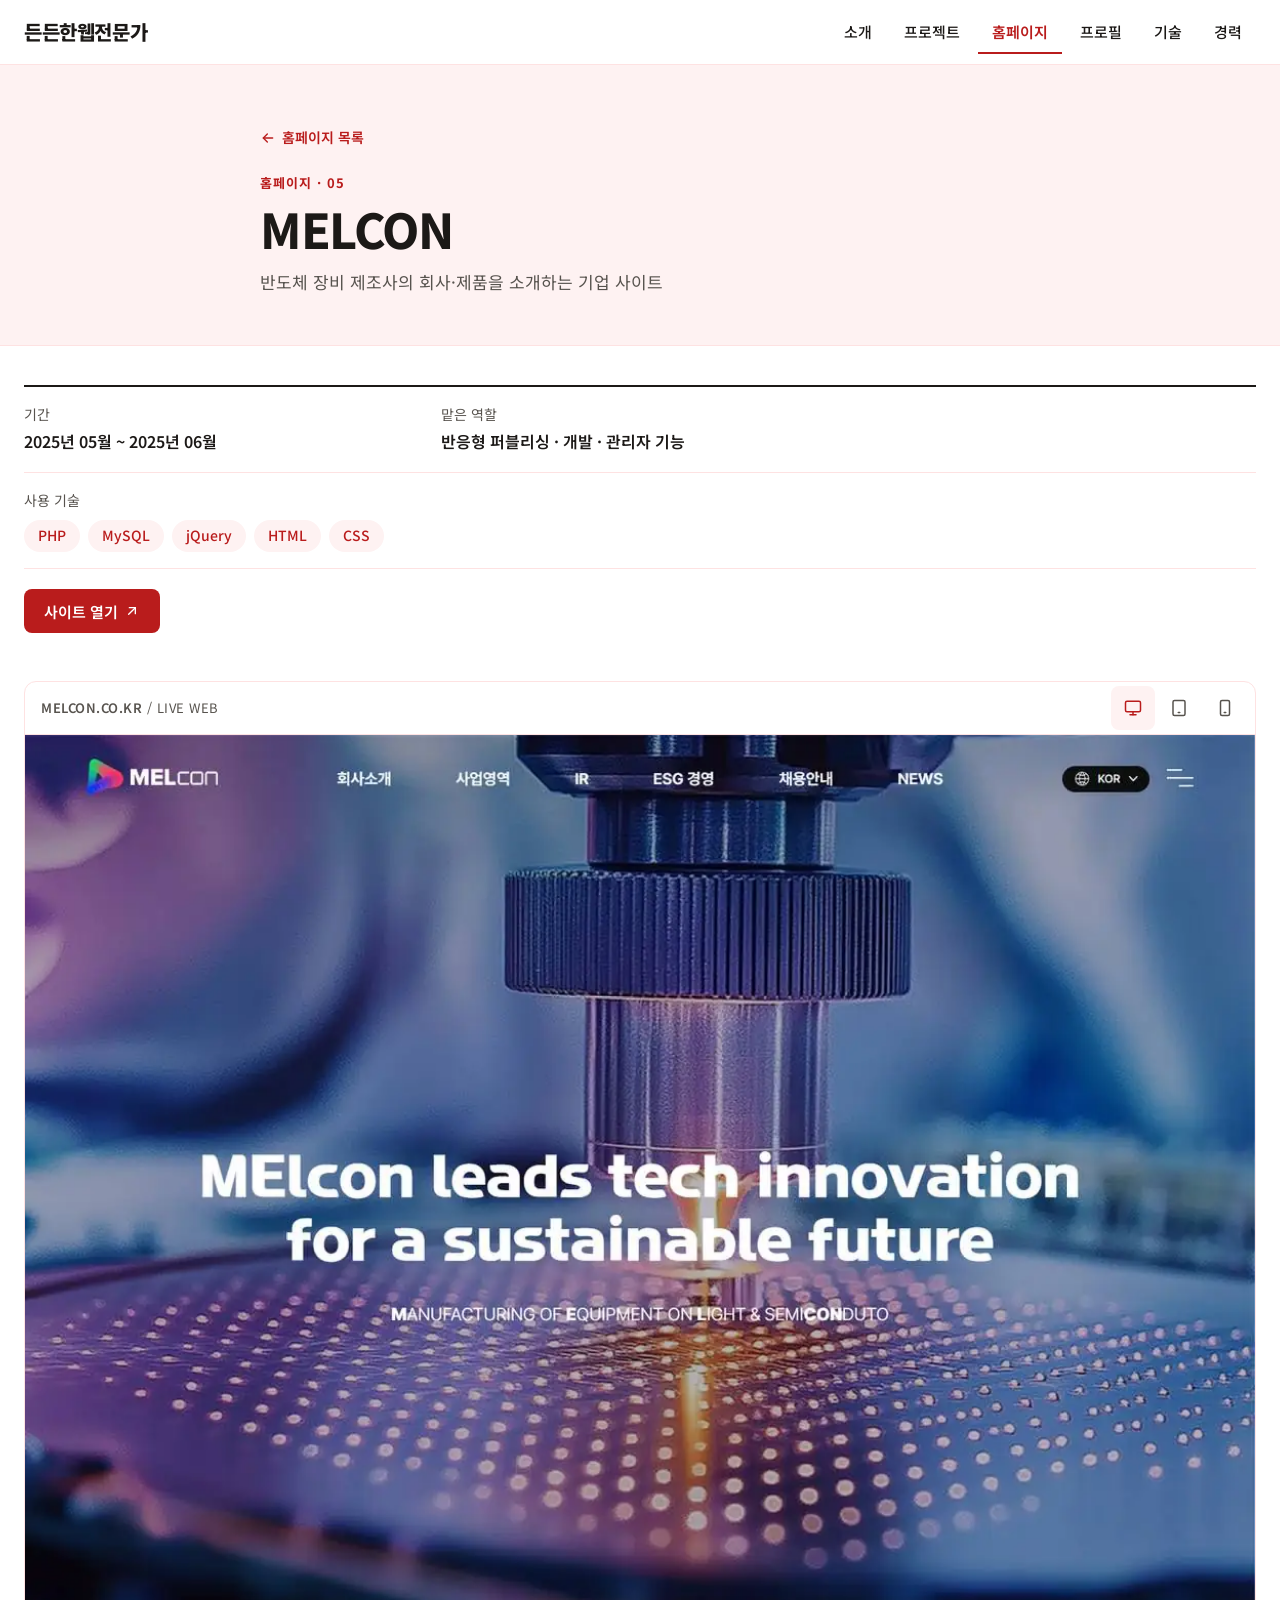
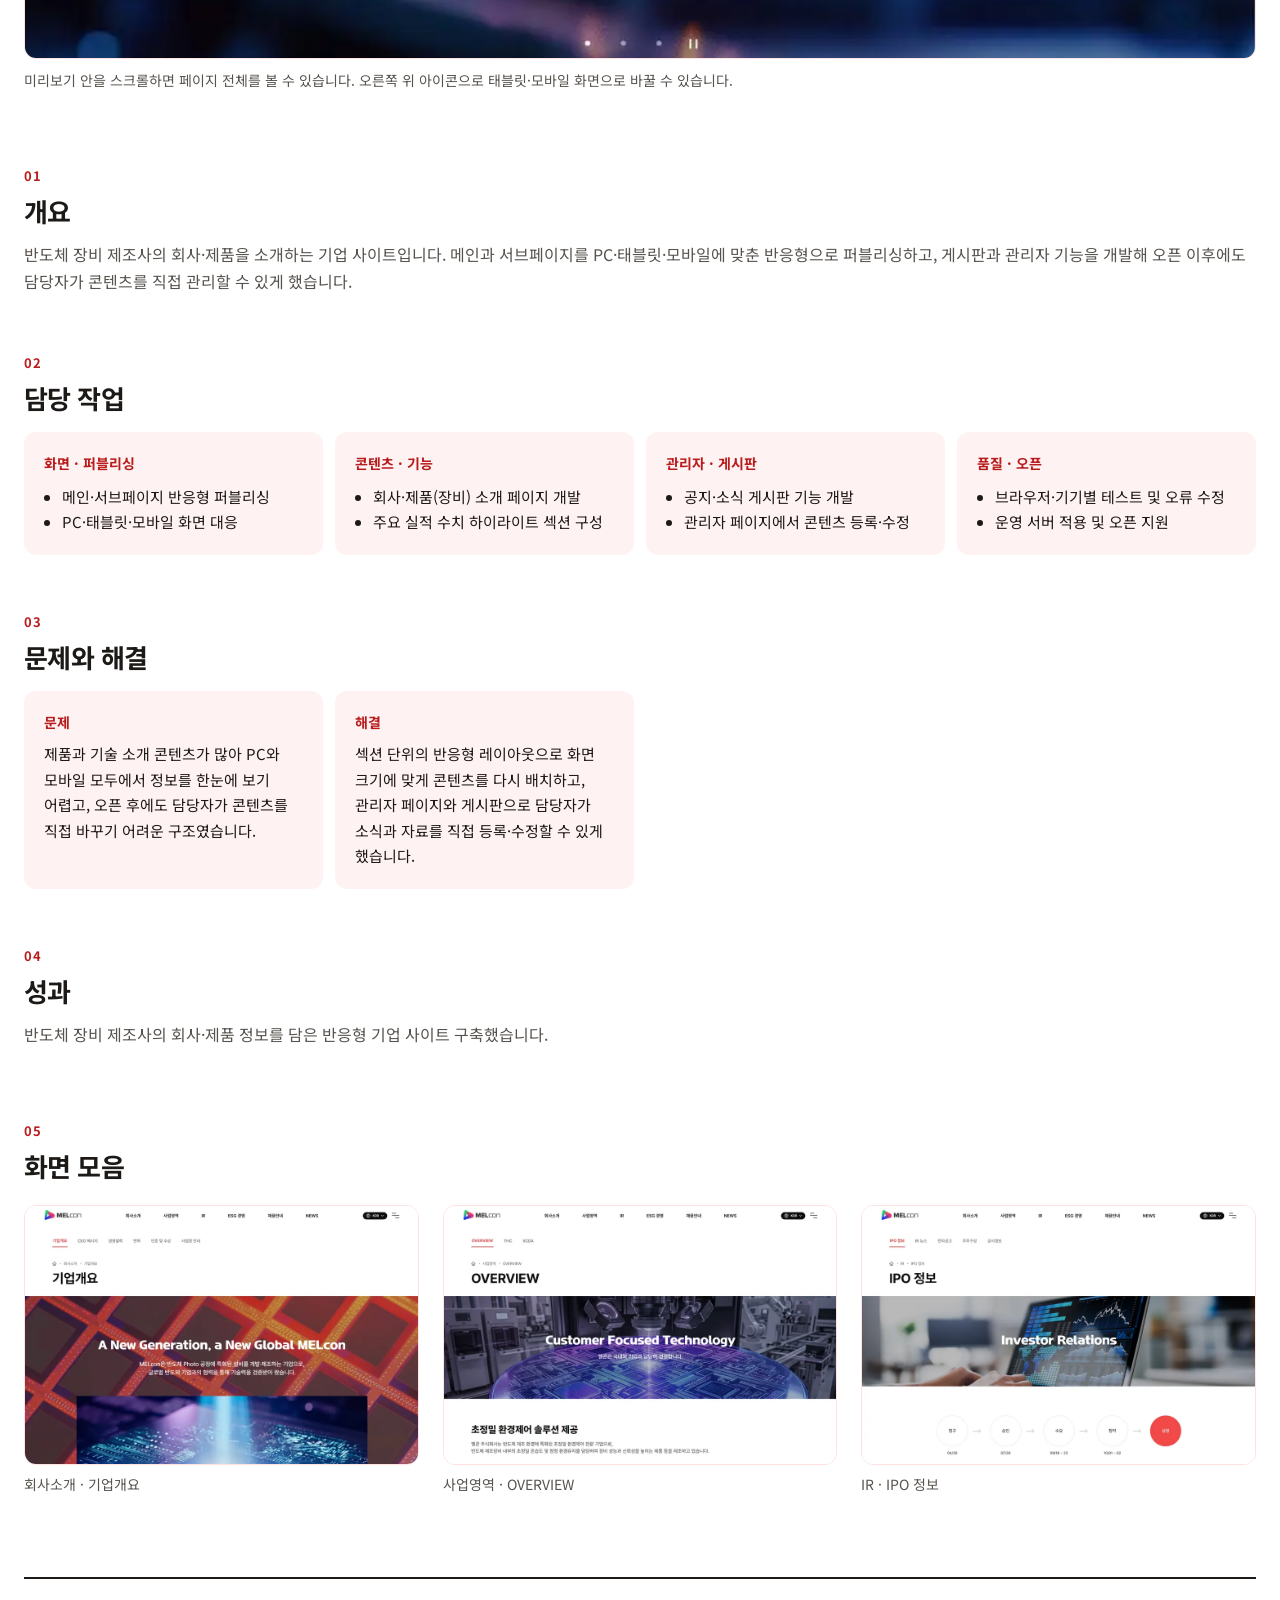
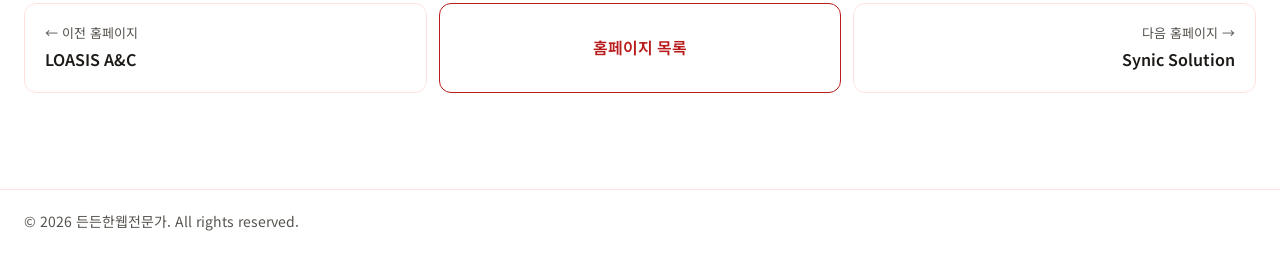
<file: projects/melcon.html>
<!doctype html>
<html lang="ko">
<head>
<meta charset="utf-8">
<meta name="viewport" content="width=device-width, initial-scale=1">
<title>MELCON · 든든한웹전문가</title>
<meta name="description" content="반도체 장비 제조사의 회사·제품을 소개하는 기업 사이트">
<link rel="preconnect" href="https://fonts.googleapis.com">
<link rel="preconnect" href="https://fonts.gstatic.com" crossorigin>
<link rel="stylesheet" href="https://fonts.googleapis.com/css2?family=Noto+Sans+KR:wght@400;500;600;700;800&amp;display=swap">
<link rel="icon" href="../images/favicon/favicon.svg" type="image/svg+xml">
<link rel="icon" href="../images/favicon/favicon-32.png" sizes="32x32" type="image/png">
<link rel="icon" href="../images/favicon/favicon-16.png" sizes="16x16" type="image/png">
<link rel="apple-touch-icon" href="../images/favicon/apple-touch-icon.png">
<link rel="stylesheet" href="../css/style.css">
</head>
<body>
<div class="pf" style="background:#FFFFFF;color:#1C1917;font-size:16px;line-height:1.7">

<header data-header style="position:sticky;top:0;z-index:30;background:#FFFFFF;border-bottom:1px solid #FEE2E2">
  <div style="max-width:1280px;margin:0 auto;padding:0 clamp(16px,3vw,24px);height:clamp(60px,5vw,72px);display:flex;align-items:center;justify-content:space-between;gap:16px">
    <a href="../index.html" aria-label="든든한웹전문가, 메인으로" style="display:inline-flex;align-items:center;min-height:44px;text-decoration:none;color:#1C1917">
      <span style="font-weight:800;font-size:20px;letter-spacing:-0.02em">든든한웹전문가</span>
    </a>
    <span class="show-desk">
      <nav aria-label="주 메뉴">
        <ul style="display:flex;align-items:center;gap:4px;list-style:none;margin:0;padding:0">
          <li><a href="../index.html#about" class="pf-nav__link" style="display:inline-flex;align-items:center;min-height:44px;padding:0 14px;font-size:15px;font-weight:500;color:#1C1917;text-decoration:none">소개</a></li>
          <li><a href="../index.html#projects" class="pf-nav__link" style="display:inline-flex;align-items:center;min-height:44px;padding:0 14px;font-size:15px;font-weight:500;color:#1C1917;text-decoration:none">프로젝트</a></li>
          <li><a href="../index.html#all-projects" class="pf-nav__link" aria-current="page" style="display:inline-flex;align-items:center;min-height:44px;padding:0 14px;font-size:15px;font-weight:600;color:#B91C1C;text-decoration:none;box-shadow:inset 0 -2px 0 #B91C1C">홈페이지</a></li>
          <li><a href="../index.html#work" class="pf-nav__link" style="display:inline-flex;align-items:center;min-height:44px;padding:0 14px;font-size:15px;font-weight:500;color:#1C1917;text-decoration:none">프로필</a></li>
          <li><a href="../index.html#skills" class="pf-nav__link" style="display:inline-flex;align-items:center;min-height:44px;padding:0 14px;font-size:15px;font-weight:500;color:#1C1917;text-decoration:none">기술</a></li>
          <li><a href="../index.html#career" class="pf-nav__link" style="display:inline-flex;align-items:center;min-height:44px;padding:0 14px;font-size:15px;font-weight:500;color:#1C1917;text-decoration:none">경력</a></li>
        </ul>
      </nav>
    </span>
    <span class="show-mob">
      <button type="button" class="pf-icon-btn" aria-label="메뉴 열기" aria-expanded="false" data-action="menu" style="width:44px;height:44px;display:inline-flex;align-items:center;justify-content:center;border:1px solid #FEE2E2;border-radius:8px;background:#FFFFFF;color:#1C1917">
        <span class="mi-closed">
          <svg width="22" height="22" viewBox="0 0 24 24" fill="none" stroke="currentColor" stroke-width="2" stroke-linecap="round" aria-hidden="true"><path d="M4 7h16"></path><path d="M4 12h16"></path><path d="M4 17h16"></path></svg>
        </span>
        <span class="mi-open">
          <svg width="22" height="22" viewBox="0 0 24 24" fill="none" stroke="currentColor" stroke-width="2" stroke-linecap="round" aria-hidden="true"><path d="M6 6l12 12"></path><path d="M18 6L6 18"></path></svg>
        </span>
      </button>
    </span>
  </div>
  <div class="mob-menu">
    <nav aria-label="모바일 메뉴" style="border-top:1px solid #FEE2E2;background:#FFFFFF;padding:8px 16px 20px">
      <ul style="list-style:none;margin:0;padding:0;display:flex;flex-direction:column">
        <li><a href="../index.html#about" style="display:flex;align-items:center;min-height:52px;padding:0 4px;border-bottom:1px solid #FEE2E2;font-size:17px;font-weight:500;color:#1C1917;text-decoration:none">소개</a></li>
        <li><a href="../index.html#projects" style="display:flex;align-items:center;min-height:52px;padding:0 4px;border-bottom:1px solid #FEE2E2;font-size:17px;font-weight:500;color:#1C1917;text-decoration:none">프로젝트</a></li>
        <li><a href="../index.html#all-projects" aria-current="page" style="display:flex;align-items:center;min-height:52px;padding:0 4px;border-bottom:1px solid #FEE2E2;font-size:17px;font-weight:600;color:#B91C1C;text-decoration:none">홈페이지</a></li>
        <li><a href="../index.html#work" style="display:flex;align-items:center;min-height:52px;padding:0 4px;border-bottom:1px solid #FEE2E2;font-size:17px;font-weight:500;color:#1C1917;text-decoration:none">프로필</a></li>
        <li><a href="../index.html#skills" style="display:flex;align-items:center;min-height:52px;padding:0 4px;border-bottom:1px solid #FEE2E2;font-size:17px;font-weight:500;color:#1C1917;text-decoration:none">기술</a></li>
        <li><a href="../index.html#career" style="display:flex;align-items:center;min-height:52px;padding:0 4px;font-size:17px;font-weight:500;color:#1C1917;text-decoration:none">경력</a></li>
      </ul>
    </nav>
  </div>
</header>

<main>
  <!-- 1. 머리 영역 -->
  <div style="background:#FEF2F2;border-bottom:1px solid #FEE2E2">
    <div style="max-width:808px;margin:0 auto;padding:clamp(32px,4vw,56px) clamp(16px,3vw,24px) clamp(32px,4vw,48px)">
      <a href="../index.html#all-projects" class="pf-link" style="display:inline-flex;align-items:center;gap:6px;min-height:44px;font-size:14px;font-weight:600;color:#B91C1C;text-decoration:none">
        <svg width="16" height="16" viewBox="0 0 24 24" fill="none" stroke="currentColor" stroke-width="2" stroke-linecap="round" stroke-linejoin="round" aria-hidden="true"><path d="M19 12H5"></path><path d="M11 6l-6 6 6 6"></path></svg>홈페이지 목록</a>
      <p style="margin:12px 0 0;font-size:13px;font-weight:700;letter-spacing:.08em;color:#B91C1C">홈페이지 · 05</p>
      <h1 style="margin:4px 0 0;font-size:clamp(32px,4vw,48px);font-weight:800;line-height:1.25;letter-spacing:-0.03em;white-space:nowrap;overflow:hidden;text-overflow:ellipsis" title="MELCON">MELCON</h1>
      <p style="margin:10px 0 0;font-size:17px;color:#57534E">반도체 장비 제조사의 회사·제품을 소개하는 기업 사이트</p>
    </div>
  </div>

  <!-- 2. 요약 정보 -->
  <div style="max-width:1280px;margin:0 auto;padding:clamp(28px,3vw,40px) clamp(16px,3vw,24px) 0">
    <dl style="margin:0;display:flex;flex-wrap:wrap;gap:0;border-top:2px solid #1C1917">
      <div style="flex:1 1 220px;padding:16px 24px 16px 0;border-bottom:1px solid #FEE2E2"><dt style="font-size:14px;color:#57534E">기간</dt><dd style="margin:2px 0 0;font-weight:600">2025년 05월 ~ 2025년 06월</dd></div>
      <div style="flex:2 1 420px;padding:16px 0;border-bottom:1px solid #FEE2E2"><dt style="font-size:14px;color:#57534E">맡은 역할</dt><dd style="margin:2px 0 0;font-weight:600">반응형 퍼블리싱 · 개발 · 관리자 기능</dd></div>
      <div style="flex:1 1 100%;padding:16px 0;border-bottom:1px solid #FEE2E2"><dt style="font-size:14px;color:#57534E">사용 기술</dt>
        <dd style="margin:8px 0 0"><ul style="list-style:none;margin:0;padding:0;display:flex;flex-wrap:wrap;gap:8px">
          <li style="display:inline-flex;align-items:center;height:32px;padding:0 14px;border-radius:999px;background:#FEF2F2;color:#B91C1C;font-size:14px;font-weight:500">PHP</li>
          <li style="display:inline-flex;align-items:center;height:32px;padding:0 14px;border-radius:999px;background:#FEF2F2;color:#B91C1C;font-size:14px;font-weight:500">MySQL</li>
          <li style="display:inline-flex;align-items:center;height:32px;padding:0 14px;border-radius:999px;background:#FEF2F2;color:#B91C1C;font-size:14px;font-weight:500">jQuery</li>
          <li style="display:inline-flex;align-items:center;height:32px;padding:0 14px;border-radius:999px;background:#FEF2F2;color:#B91C1C;font-size:14px;font-weight:500">HTML</li>
          <li style="display:inline-flex;align-items:center;height:32px;padding:0 14px;border-radius:999px;background:#FEF2F2;color:#B91C1C;font-size:14px;font-weight:500">CSS</li>
        </ul></dd></div>
    </dl>
    <div style="display:flex;flex-wrap:wrap;gap:8px;margin-top:20px">
      <a href="https://melcon.co.kr" target="_blank" rel="noopener" class="pf-btn--primary" style="display:inline-flex;align-items:center;gap:6px;min-height:44px;padding:0 20px;border-radius:8px;background:#B91C1C;color:#FFFFFF;font-size:15px;font-weight:600;text-decoration:none">사이트 열기
        <svg width="16" height="16" viewBox="0 0 24 24" fill="none" stroke="currentColor" stroke-width="2" stroke-linecap="round" stroke-linejoin="round" aria-hidden="true"><path d="M7 17L17 7"></path><path d="M8 7h9v9"></path></svg></a>
    </div>
  </div>

  <!-- 3. 대표 화면 (PC·모바일 미리보기) -->
  <div style="max-width:1280px;margin:0 auto;padding:clamp(32px,4vw,48px) clamp(16px,3vw,24px) 0">
    <div data-device="desktop" style="border:1px solid #FEE2E2;border-radius:12px;overflow:hidden;background:#FFFFFF">
      <div style="display:flex;align-items:center;justify-content:space-between;gap:12px;padding:4px 8px 4px 16px;border-bottom:1px solid #FEE2E2">
        <span style="font-size:13px;font-weight:600;color:#57534E;letter-spacing:.04em;white-space:nowrap;overflow:hidden;text-overflow:ellipsis">MELCON.CO.KR <span style="font-weight:400">/ LIVE WEB</span></span>
        <div role="group" aria-label="미리보기 기기" style="display:flex;gap:2px">
          <span class="dv dv-desktop"><button type="button" aria-label="데스크톱 화면" aria-pressed="true" style="width:44px;height:44px;border:0;border-radius:8px;background:#FEF2F2;color:#B91C1C;display:inline-flex;align-items:center;justify-content:center"><svg width="18" height="18" viewBox="0 0 24 24" fill="none" stroke="currentColor" stroke-width="2" stroke-linecap="round" stroke-linejoin="round" aria-hidden="true"><rect x="2" y="3" width="20" height="14" rx="2"></rect><path d="M8 21h8"></path><path d="M12 17v4"></path></svg></button></span>
          <span class="dv dvx-desktop"><button type="button" class="pf-icon-btn" aria-label="데스크톱 화면" aria-pressed="false" data-device-set="desktop" style="width:44px;height:44px;border:0;border-radius:8px;background:#FFFFFF;color:#57534E;display:inline-flex;align-items:center;justify-content:center"><svg width="18" height="18" viewBox="0 0 24 24" fill="none" stroke="currentColor" stroke-width="2" stroke-linecap="round" stroke-linejoin="round" aria-hidden="true"><rect x="2" y="3" width="20" height="14" rx="2"></rect><path d="M8 21h8"></path><path d="M12 17v4"></path></svg></button></span>
          <span class="dv dv-tablet"><button type="button" aria-label="태블릿 화면" aria-pressed="true" style="width:44px;height:44px;border:0;border-radius:8px;background:#FEF2F2;color:#B91C1C;display:inline-flex;align-items:center;justify-content:center"><svg width="18" height="18" viewBox="0 0 24 24" fill="none" stroke="currentColor" stroke-width="2" stroke-linecap="round" stroke-linejoin="round" aria-hidden="true"><rect x="4" y="2" width="16" height="20" rx="2"></rect><path d="M11 18h2"></path></svg></button></span>
          <span class="dv dvx-tablet"><button type="button" class="pf-icon-btn" aria-label="태블릿 화면" aria-pressed="false" data-device-set="tablet" style="width:44px;height:44px;border:0;border-radius:8px;background:#FFFFFF;color:#57534E;display:inline-flex;align-items:center;justify-content:center"><svg width="18" height="18" viewBox="0 0 24 24" fill="none" stroke="currentColor" stroke-width="2" stroke-linecap="round" stroke-linejoin="round" aria-hidden="true"><rect x="4" y="2" width="16" height="20" rx="2"></rect><path d="M11 18h2"></path></svg></button></span>
          <span class="dv dv-mobile"><button type="button" aria-label="모바일 화면" aria-pressed="true" style="width:44px;height:44px;border:0;border-radius:8px;background:#FEF2F2;color:#B91C1C;display:inline-flex;align-items:center;justify-content:center"><svg width="18" height="18" viewBox="0 0 24 24" fill="none" stroke="currentColor" stroke-width="2" stroke-linecap="round" stroke-linejoin="round" aria-hidden="true"><rect x="6" y="2" width="12" height="20" rx="2"></rect><path d="M11 18h2"></path></svg></button></span>
          <span class="dv dvx-mobile"><button type="button" class="pf-icon-btn" aria-label="모바일 화면" aria-pressed="false" data-device-set="mobile" style="width:44px;height:44px;border:0;border-radius:8px;background:#FFFFFF;color:#57534E;display:inline-flex;align-items:center;justify-content:center"><svg width="18" height="18" viewBox="0 0 24 24" fill="none" stroke="currentColor" stroke-width="2" stroke-linecap="round" stroke-linejoin="round" aria-hidden="true"><rect x="6" y="2" width="12" height="20" rx="2"></rect><path d="M11 18h2"></path></svg></button></span>
        </div>
      </div>
      <span class="dv dv-desktop">
        <div tabindex="0" aria-label="MELCON 데스크톱 화면, 스크롤 가능" style="aspect-ratio:4/3;height:auto;overflow-y:auto;background:#FEF2F2"><img src="../images/melcon-pc.webp" alt="MELCON 데스크톱 전체 화면" style="display:block;width:100%"></div>
      </span>
      <span class="dv dv-tablet">
        <div style="background:#FEF2F2;display:flex;justify-content:center;padding:24px 16px"><div tabindex="0" aria-label="MELCON 태블릿 화면, 스크롤 가능" style="width:min(100%,500px);aspect-ratio:500/660;height:auto;border:10px solid #1C1917;border-radius:22px;overflow-y:auto;background:#FFFFFF"><img src="../images/melcon-tablet.webp" alt="MELCON 태블릿 전체 화면" style="display:block;width:100%"></div></div>
      </span>
      <span class="dv dv-mobile">
        <div style="background:#FEF2F2;display:flex;justify-content:center;padding:24px 16px"><div tabindex="0" aria-label="MELCON 모바일 화면, 스크롤 가능" style="width:min(100%,300px);aspect-ratio:300/631;height:auto;border:8px solid #1C1917;border-radius:28px;overflow-y:auto;background:#FFFFFF"><img src="../images/melcon-mobile.webp" alt="MELCON 모바일 전체 화면" style="display:block;width:100%"></div></div>
      </span>
    </div>
    <p style="margin:10px 0 0;font-size:14px;color:#57534E">미리보기 안을 스크롤하면 페이지 전체를 볼 수 있습니다. 오른쪽 위 아이콘으로 태블릿·모바일 화면으로 바꿀 수 있습니다.</p>
  </div>

  <!-- 4~7. 본문 -->
  <div style="max-width:1280px;margin:0 auto;padding:clamp(48px,6vw,72px) clamp(16px,3vw,24px) 0;display:flex;flex-direction:column;gap:clamp(40px,5vw,56px)">
    <section aria-labelledby="d-overview">
      <p style="margin:0 0 6px;font-size:13px;font-weight:700;letter-spacing:.08em;color:#B91C1C">01</p>
      <h2 id="d-overview" style="margin:0;font-size:clamp(22px,2.2vw,26px);font-weight:700;line-height:1.4;letter-spacing:-0.02em">개요</h2>
      <p style="margin:12px 0 0;color:#57534E">반도체 장비 제조사의 회사·제품을 소개하는 기업 사이트입니다. 메인과 서브페이지를 PC·태블릿·모바일에 맞춘 반응형으로 퍼블리싱하고, 게시판과 관리자 기능을 개발해 오픈 이후에도 담당자가 콘텐츠를 직접 관리할 수 있게 했습니다.</p>
    </section>
    <section aria-labelledby="d-work">
      <p style="margin:0 0 6px;font-size:13px;font-weight:700;letter-spacing:.08em;color:#B91C1C">02</p>
      <h2 id="d-work" style="margin:0;font-size:clamp(22px,2.2vw,26px);font-weight:700;line-height:1.4;letter-spacing:-0.02em">담당 작업</h2>
      <div style="margin-top:16px;display:grid;grid-template-columns:repeat(auto-fill,minmax(240px,1fr));gap:12px">
        <div style="background:#FEF2F2;border-radius:12px;padding:20px">
          <p style="margin:0;font-size:14px;font-weight:700;color:#B91C1C">화면 · 퍼블리싱</p>
          <ul style="margin:8px 0 0;padding-left:18px;font-size:15px;color:#1C1917;line-height:1.7">
            <li>메인·서브페이지 반응형 퍼블리싱</li>
            <li>PC·태블릿·모바일 화면 대응</li>
          </ul>
        </div>
        <div style="background:#FEF2F2;border-radius:12px;padding:20px">
          <p style="margin:0;font-size:14px;font-weight:700;color:#B91C1C">콘텐츠 · 기능</p>
          <ul style="margin:8px 0 0;padding-left:18px;font-size:15px;color:#1C1917;line-height:1.7">
            <li>회사·제품(장비) 소개 페이지 개발</li>
            <li>주요 실적 수치 하이라이트 섹션 구성</li>
          </ul>
        </div>
        <div style="background:#FEF2F2;border-radius:12px;padding:20px">
          <p style="margin:0;font-size:14px;font-weight:700;color:#B91C1C">관리자 · 게시판</p>
          <ul style="margin:8px 0 0;padding-left:18px;font-size:15px;color:#1C1917;line-height:1.7">
            <li>공지·소식 게시판 기능 개발</li>
            <li>관리자 페이지에서 콘텐츠 등록·수정</li>
          </ul>
        </div>
        <div style="background:#FEF2F2;border-radius:12px;padding:20px">
          <p style="margin:0;font-size:14px;font-weight:700;color:#B91C1C">품질 · 오픈</p>
          <ul style="margin:8px 0 0;padding-left:18px;font-size:15px;color:#1C1917;line-height:1.7">
            <li>브라우저·기기별 테스트 및 오류 수정</li>
            <li>운영 서버 적용 및 오픈 지원</li>
          </ul>
        </div>
      </div>
    </section>
    <section aria-labelledby="d-problem">
      <p style="margin:0 0 6px;font-size:13px;font-weight:700;letter-spacing:.08em;color:#B91C1C">03</p>
      <h2 id="d-problem" style="margin:0;font-size:clamp(22px,2.2vw,26px);font-weight:700;line-height:1.4;letter-spacing:-0.02em">문제와 해결</h2>
      <div style="margin-top:16px;display:grid;grid-template-columns:repeat(auto-fill,minmax(260px,1fr));gap:12px">
        <div style="background:#FEF2F2;border-radius:12px;padding:20px">
          <p style="margin:0;font-size:14px;font-weight:700;color:#B91C1C">문제</p>
          <p style="margin:6px 0 0;font-size:15px;color:#1C1917">제품과 기술 소개 콘텐츠가 많아 PC와 모바일 모두에서 정보를 한눈에 보기 어렵고, 오픈 후에도 담당자가 콘텐츠를 직접 바꾸기 어려운 구조였습니다.</p>
        </div>
        <div style="background:#FEF2F2;border-radius:12px;padding:20px">
          <p style="margin:0;font-size:14px;font-weight:700;color:#B91C1C">해결</p>
          <p style="margin:6px 0 0;font-size:15px;color:#1C1917">섹션 단위의 반응형 레이아웃으로 화면 크기에 맞게 콘텐츠를 다시 배치하고, 관리자 페이지와 게시판으로 담당자가 소식과 자료를 직접 등록·수정할 수 있게 했습니다.</p>
        </div>
      </div>
    </section>
    <section aria-labelledby="d-result">
      <p style="margin:0 0 6px;font-size:13px;font-weight:700;letter-spacing:.08em;color:#B91C1C">04</p>
      <h2 id="d-result" style="margin:0;font-size:clamp(22px,2.2vw,26px);font-weight:700;line-height:1.4;letter-spacing:-0.02em">성과</h2>
      <p style="margin:12px 0 0;color:#57534E">반도체 장비 제조사의 회사·제품 정보를 담은 반응형 기업 사이트 구축했습니다.</p>
    </section>
  </div>

  <!-- 8. 화면 모음 -->
  <section aria-labelledby="d-screens" style="max-width:1280px;margin:0 auto;padding:clamp(48px,6vw,72px) clamp(16px,3vw,24px) 0">
    <p style="margin:0 0 6px;font-size:13px;font-weight:700;letter-spacing:.08em;color:#B91C1C">05</p>
    <h2 id="d-screens" style="margin:0 0 20px;font-size:clamp(22px,2.2vw,26px);font-weight:700;line-height:1.4;letter-spacing:-0.02em">화면 모음</h2>
    <ul style="list-style:none;margin:0;padding:0;display:grid;grid-template-columns:repeat(auto-fill,minmax(320px,1fr));gap:24px;align-items:start">
      <li><figure style="margin:0"><img src="../images/melcon-screen-1.webp" alt="MELCON 화면: 회사소개 · 기업개요" loading="lazy" style="display:block;width:100%;aspect-ratio:1783/1178;object-fit:cover;object-position:top;border:1px solid #FEE2E2;border-radius:12px"><figcaption style="margin-top:8px;font-size:14px;color:#57534E">회사소개 · 기업개요</figcaption></figure></li>
      <li><figure style="margin:0"><img src="../images/melcon-screen-2.webp" alt="MELCON 화면: 사업영역 · OVERVIEW" loading="lazy" style="display:block;width:100%;aspect-ratio:1783/1178;object-fit:cover;object-position:top;border:1px solid #FEE2E2;border-radius:12px"><figcaption style="margin-top:8px;font-size:14px;color:#57534E">사업영역 · OVERVIEW</figcaption></figure></li>
      <li><figure style="margin:0"><img src="../images/melcon-screen-3.webp" alt="MELCON 화면: IR · IPO 정보" loading="lazy" style="display:block;width:100%;aspect-ratio:1783/1178;object-fit:cover;object-position:top;border:1px solid #FEE2E2;border-radius:12px"><figcaption style="margin-top:8px;font-size:14px;color:#57534E">IR · IPO 정보</figcaption></figure></li>
    </ul>
  </section>

  <!-- 9. 하단 이동 -->
  <nav aria-label="다른 프로젝트" style="max-width:1280px;margin:0 auto;padding:clamp(56px,7vw,80px) clamp(16px,3vw,24px) clamp(64px,8vw,96px)">
    <div style="display:grid;grid-template-columns:repeat(auto-fit,minmax(240px,1fr));gap:12px;border-top:2px solid #1C1917;padding-top:24px">
      <a href="loasis.html" class="pf-card" style="display:flex;flex-direction:column;gap:2px;padding:18px 20px;border:1px solid #FEE2E2;border-radius:12px;text-decoration:none;color:#1C1917;min-width:0">
        <span style="font-size:13px;color:#57534E">← 이전 홈페이지</span><span style="max-width:100%;font-weight:600;white-space:nowrap;overflow:hidden;text-overflow:ellipsis">LOASIS A&amp;C</span></a>
      <a href="../index.html#all-projects" class="pf-btn--secondary" style="display:flex;align-items:center;justify-content:center;gap:6px;padding:18px 20px;border:1px solid #B91C1C;border-radius:12px;text-decoration:none;color:#B91C1C;font-weight:600;background:#FFFFFF">홈페이지 목록</a>
      <a href="synic.html" class="pf-card" style="display:flex;flex-direction:column;align-items:flex-end;gap:2px;padding:18px 20px;border:1px solid #FEE2E2;border-radius:12px;text-decoration:none;color:#1C1917;text-align:right;min-width:0">
        <span style="font-size:13px;color:#57534E">다음 홈페이지 →</span><span style="max-width:100%;font-weight:600;white-space:nowrap;overflow:hidden;text-overflow:ellipsis">Synic Solution</span></a>
    </div>
  </nav>
</main>

<footer style="border-top:1px solid #FEE2E2;background:#FFFFFF">
  <div style="max-width:1280px;margin:0 auto;padding:20px clamp(16px,3vw,24px);display:flex;flex-wrap:wrap;align-items:center;justify-content:space-between;gap:8px;font-size:14px;color:#57534E">
    <p style="margin:0">© 2026 든든한웹전문가. All rights reserved.</p>
  </div>
</footer>
</div>
<script src="../js/main.js"></script>
</body>
</html>
</file>
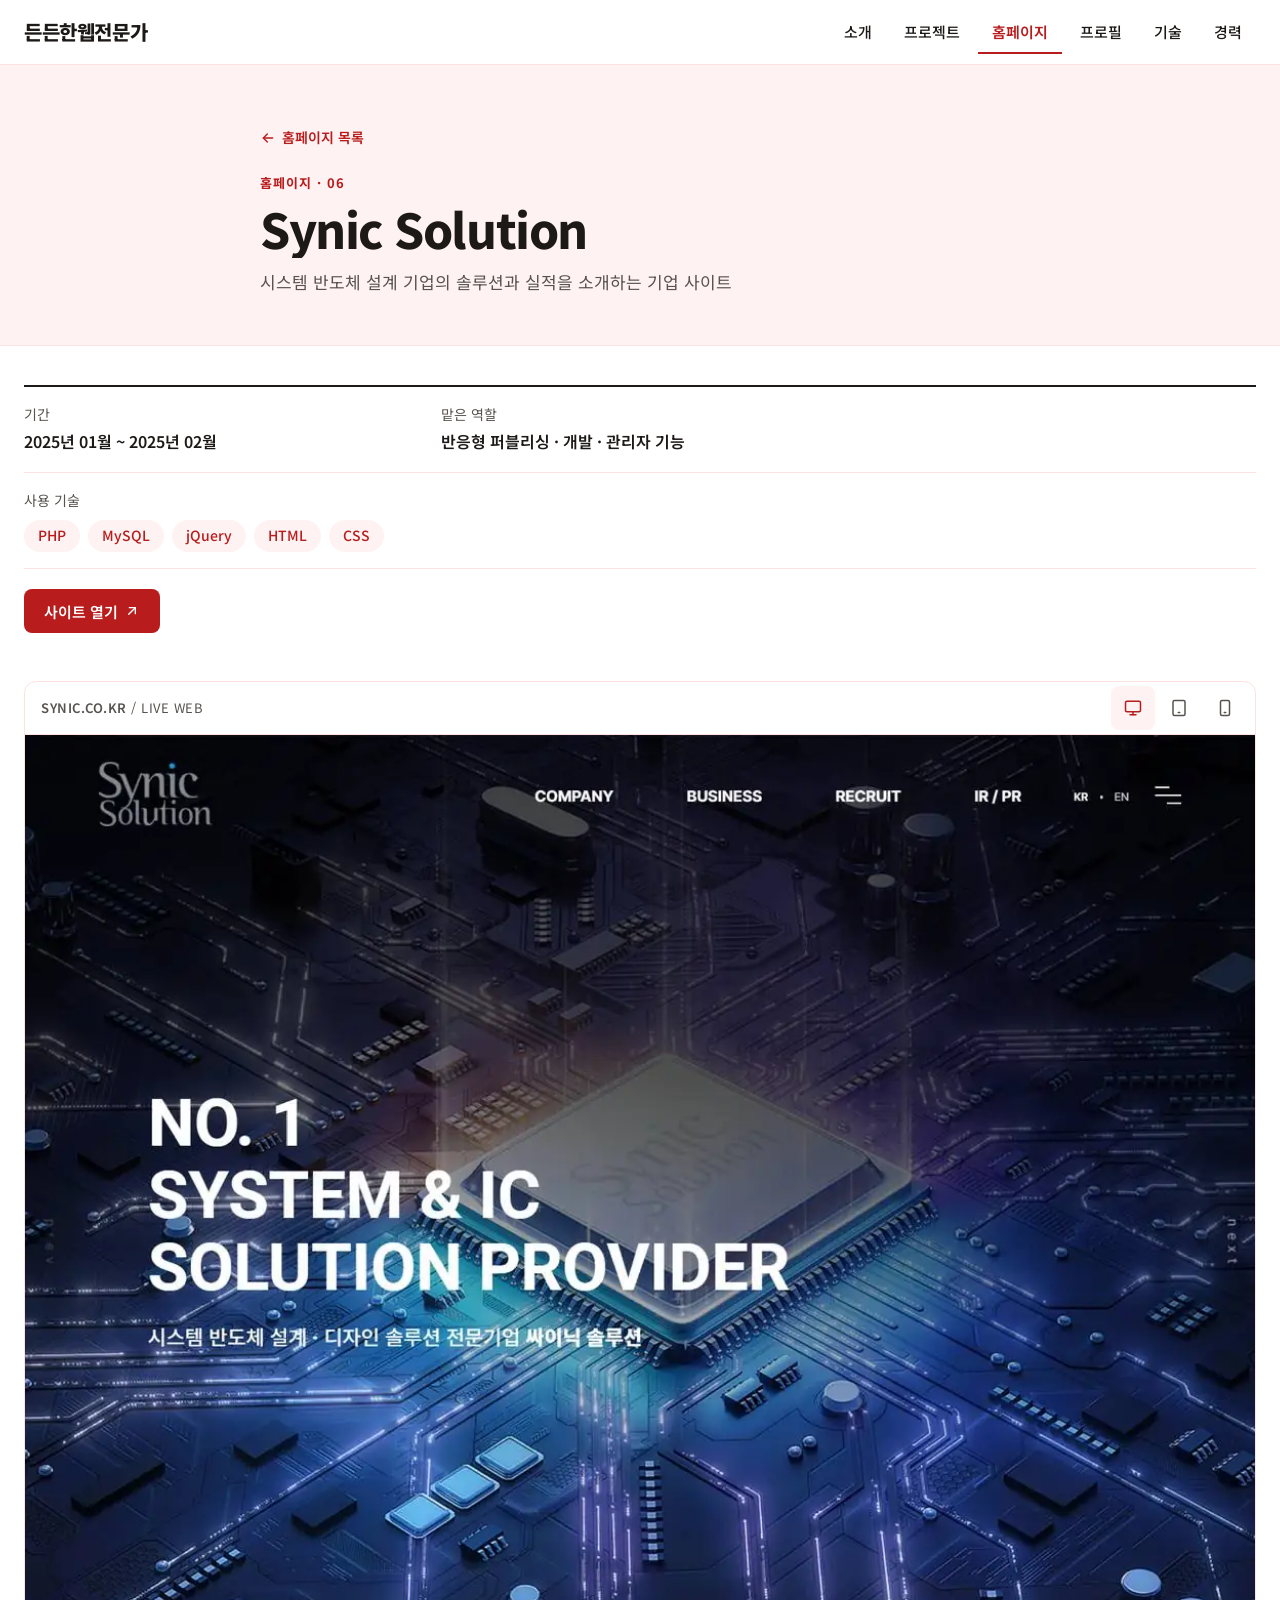
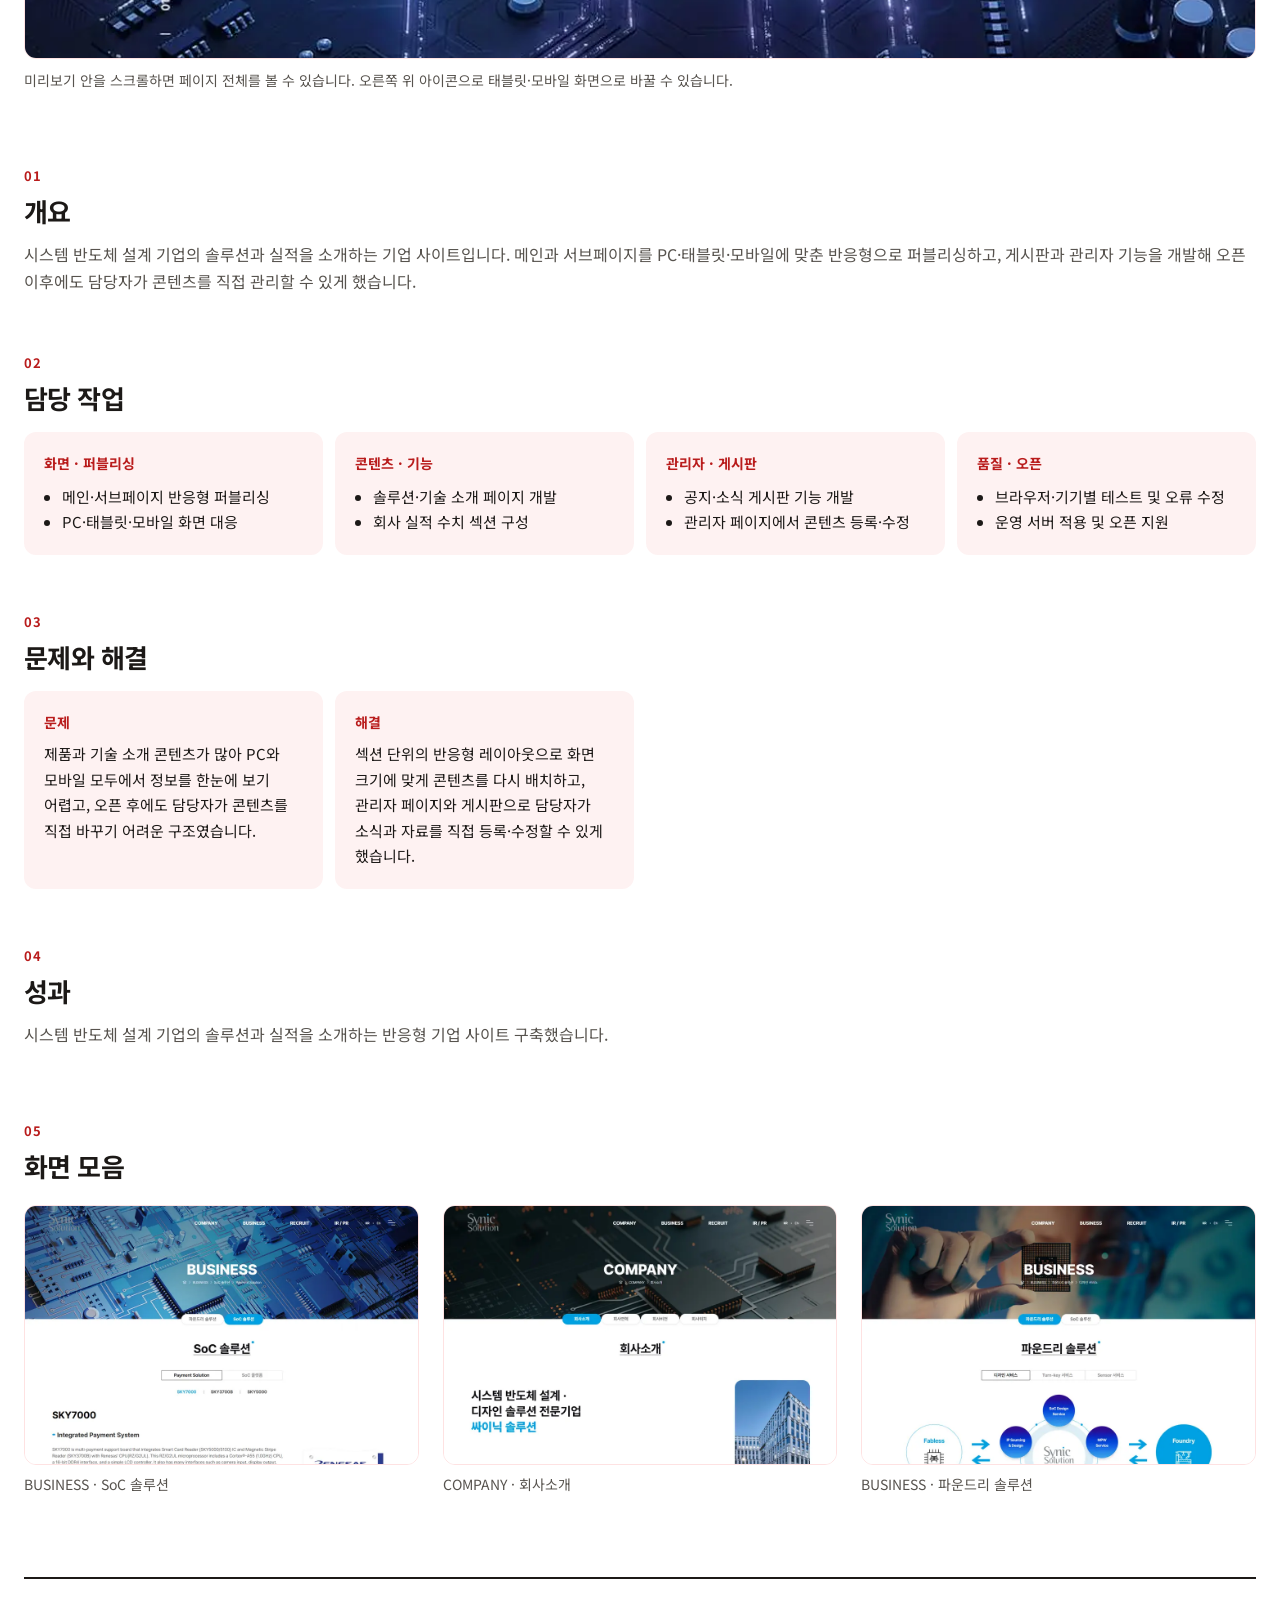
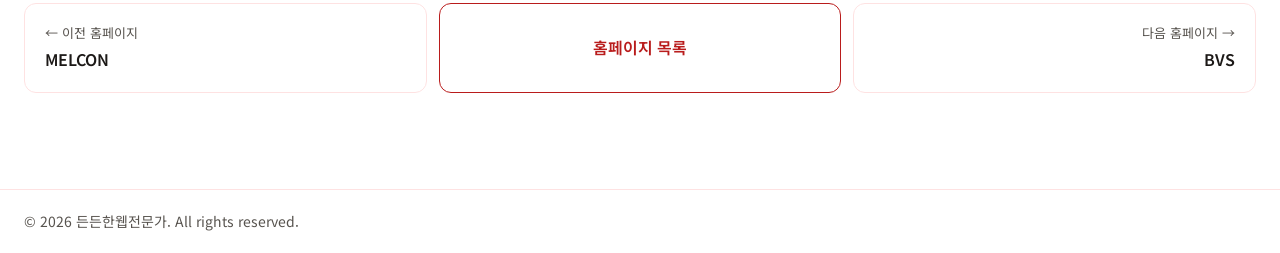
<file: projects/synic.html>
<!doctype html>
<html lang="ko">
<head>
<meta charset="utf-8">
<meta name="viewport" content="width=device-width, initial-scale=1">
<title>Synic Solution · 든든한웹전문가</title>
<meta name="description" content="시스템 반도체 설계 기업의 솔루션과 실적을 소개하는 기업 사이트">
<link rel="preconnect" href="https://fonts.googleapis.com">
<link rel="preconnect" href="https://fonts.gstatic.com" crossorigin>
<link rel="stylesheet" href="https://fonts.googleapis.com/css2?family=Noto+Sans+KR:wght@400;500;600;700;800&amp;display=swap">
<link rel="icon" href="../images/favicon/favicon.svg" type="image/svg+xml">
<link rel="icon" href="../images/favicon/favicon-32.png" sizes="32x32" type="image/png">
<link rel="icon" href="../images/favicon/favicon-16.png" sizes="16x16" type="image/png">
<link rel="apple-touch-icon" href="../images/favicon/apple-touch-icon.png">
<link rel="stylesheet" href="../css/style.css">
</head>
<body>
<div class="pf" style="background:#FFFFFF;color:#1C1917;font-size:16px;line-height:1.7">

<header data-header style="position:sticky;top:0;z-index:30;background:#FFFFFF;border-bottom:1px solid #FEE2E2">
  <div style="max-width:1280px;margin:0 auto;padding:0 clamp(16px,3vw,24px);height:clamp(60px,5vw,72px);display:flex;align-items:center;justify-content:space-between;gap:16px">
    <a href="../index.html" aria-label="든든한웹전문가, 메인으로" style="display:inline-flex;align-items:center;min-height:44px;text-decoration:none;color:#1C1917">
      <span style="font-weight:800;font-size:20px;letter-spacing:-0.02em">든든한웹전문가</span>
    </a>
    <span class="show-desk">
      <nav aria-label="주 메뉴">
        <ul style="display:flex;align-items:center;gap:4px;list-style:none;margin:0;padding:0">
          <li><a href="../index.html#about" class="pf-nav__link" style="display:inline-flex;align-items:center;min-height:44px;padding:0 14px;font-size:15px;font-weight:500;color:#1C1917;text-decoration:none">소개</a></li>
          <li><a href="../index.html#projects" class="pf-nav__link" style="display:inline-flex;align-items:center;min-height:44px;padding:0 14px;font-size:15px;font-weight:500;color:#1C1917;text-decoration:none">프로젝트</a></li>
          <li><a href="../index.html#all-projects" class="pf-nav__link" aria-current="page" style="display:inline-flex;align-items:center;min-height:44px;padding:0 14px;font-size:15px;font-weight:600;color:#B91C1C;text-decoration:none;box-shadow:inset 0 -2px 0 #B91C1C">홈페이지</a></li>
          <li><a href="../index.html#work" class="pf-nav__link" style="display:inline-flex;align-items:center;min-height:44px;padding:0 14px;font-size:15px;font-weight:500;color:#1C1917;text-decoration:none">프로필</a></li>
          <li><a href="../index.html#skills" class="pf-nav__link" style="display:inline-flex;align-items:center;min-height:44px;padding:0 14px;font-size:15px;font-weight:500;color:#1C1917;text-decoration:none">기술</a></li>
          <li><a href="../index.html#career" class="pf-nav__link" style="display:inline-flex;align-items:center;min-height:44px;padding:0 14px;font-size:15px;font-weight:500;color:#1C1917;text-decoration:none">경력</a></li>
        </ul>
      </nav>
    </span>
    <span class="show-mob">
      <button type="button" class="pf-icon-btn" aria-label="메뉴 열기" aria-expanded="false" data-action="menu" style="width:44px;height:44px;display:inline-flex;align-items:center;justify-content:center;border:1px solid #FEE2E2;border-radius:8px;background:#FFFFFF;color:#1C1917">
        <span class="mi-closed">
          <svg width="22" height="22" viewBox="0 0 24 24" fill="none" stroke="currentColor" stroke-width="2" stroke-linecap="round" aria-hidden="true"><path d="M4 7h16"></path><path d="M4 12h16"></path><path d="M4 17h16"></path></svg>
        </span>
        <span class="mi-open">
          <svg width="22" height="22" viewBox="0 0 24 24" fill="none" stroke="currentColor" stroke-width="2" stroke-linecap="round" aria-hidden="true"><path d="M6 6l12 12"></path><path d="M18 6L6 18"></path></svg>
        </span>
      </button>
    </span>
  </div>
  <div class="mob-menu">
    <nav aria-label="모바일 메뉴" style="border-top:1px solid #FEE2E2;background:#FFFFFF;padding:8px 16px 20px">
      <ul style="list-style:none;margin:0;padding:0;display:flex;flex-direction:column">
        <li><a href="../index.html#about" style="display:flex;align-items:center;min-height:52px;padding:0 4px;border-bottom:1px solid #FEE2E2;font-size:17px;font-weight:500;color:#1C1917;text-decoration:none">소개</a></li>
        <li><a href="../index.html#projects" style="display:flex;align-items:center;min-height:52px;padding:0 4px;border-bottom:1px solid #FEE2E2;font-size:17px;font-weight:500;color:#1C1917;text-decoration:none">프로젝트</a></li>
        <li><a href="../index.html#all-projects" aria-current="page" style="display:flex;align-items:center;min-height:52px;padding:0 4px;border-bottom:1px solid #FEE2E2;font-size:17px;font-weight:600;color:#B91C1C;text-decoration:none">홈페이지</a></li>
        <li><a href="../index.html#work" style="display:flex;align-items:center;min-height:52px;padding:0 4px;border-bottom:1px solid #FEE2E2;font-size:17px;font-weight:500;color:#1C1917;text-decoration:none">프로필</a></li>
        <li><a href="../index.html#skills" style="display:flex;align-items:center;min-height:52px;padding:0 4px;border-bottom:1px solid #FEE2E2;font-size:17px;font-weight:500;color:#1C1917;text-decoration:none">기술</a></li>
        <li><a href="../index.html#career" style="display:flex;align-items:center;min-height:52px;padding:0 4px;font-size:17px;font-weight:500;color:#1C1917;text-decoration:none">경력</a></li>
      </ul>
    </nav>
  </div>
</header>

<main>
  <!-- 1. 머리 영역 -->
  <div style="background:#FEF2F2;border-bottom:1px solid #FEE2E2">
    <div style="max-width:808px;margin:0 auto;padding:clamp(32px,4vw,56px) clamp(16px,3vw,24px) clamp(32px,4vw,48px)">
      <a href="../index.html#all-projects" class="pf-link" style="display:inline-flex;align-items:center;gap:6px;min-height:44px;font-size:14px;font-weight:600;color:#B91C1C;text-decoration:none">
        <svg width="16" height="16" viewBox="0 0 24 24" fill="none" stroke="currentColor" stroke-width="2" stroke-linecap="round" stroke-linejoin="round" aria-hidden="true"><path d="M19 12H5"></path><path d="M11 6l-6 6 6 6"></path></svg>홈페이지 목록</a>
      <p style="margin:12px 0 0;font-size:13px;font-weight:700;letter-spacing:.08em;color:#B91C1C">홈페이지 · 06</p>
      <h1 style="margin:4px 0 0;font-size:clamp(32px,4vw,48px);font-weight:800;line-height:1.25;letter-spacing:-0.03em;white-space:nowrap;overflow:hidden;text-overflow:ellipsis" title="Synic Solution">Synic Solution</h1>
      <p style="margin:10px 0 0;font-size:17px;color:#57534E">시스템 반도체 설계 기업의 솔루션과 실적을 소개하는 기업 사이트</p>
    </div>
  </div>

  <!-- 2. 요약 정보 -->
  <div style="max-width:1280px;margin:0 auto;padding:clamp(28px,3vw,40px) clamp(16px,3vw,24px) 0">
    <dl style="margin:0;display:flex;flex-wrap:wrap;gap:0;border-top:2px solid #1C1917">
      <div style="flex:1 1 220px;padding:16px 24px 16px 0;border-bottom:1px solid #FEE2E2"><dt style="font-size:14px;color:#57534E">기간</dt><dd style="margin:2px 0 0;font-weight:600">2025년 01월 ~ 2025년 02월</dd></div>
      <div style="flex:2 1 420px;padding:16px 0;border-bottom:1px solid #FEE2E2"><dt style="font-size:14px;color:#57534E">맡은 역할</dt><dd style="margin:2px 0 0;font-weight:600">반응형 퍼블리싱 · 개발 · 관리자 기능</dd></div>
      <div style="flex:1 1 100%;padding:16px 0;border-bottom:1px solid #FEE2E2"><dt style="font-size:14px;color:#57534E">사용 기술</dt>
        <dd style="margin:8px 0 0"><ul style="list-style:none;margin:0;padding:0;display:flex;flex-wrap:wrap;gap:8px">
          <li style="display:inline-flex;align-items:center;height:32px;padding:0 14px;border-radius:999px;background:#FEF2F2;color:#B91C1C;font-size:14px;font-weight:500">PHP</li>
          <li style="display:inline-flex;align-items:center;height:32px;padding:0 14px;border-radius:999px;background:#FEF2F2;color:#B91C1C;font-size:14px;font-weight:500">MySQL</li>
          <li style="display:inline-flex;align-items:center;height:32px;padding:0 14px;border-radius:999px;background:#FEF2F2;color:#B91C1C;font-size:14px;font-weight:500">jQuery</li>
          <li style="display:inline-flex;align-items:center;height:32px;padding:0 14px;border-radius:999px;background:#FEF2F2;color:#B91C1C;font-size:14px;font-weight:500">HTML</li>
          <li style="display:inline-flex;align-items:center;height:32px;padding:0 14px;border-radius:999px;background:#FEF2F2;color:#B91C1C;font-size:14px;font-weight:500">CSS</li>
        </ul></dd></div>
    </dl>
    <div style="display:flex;flex-wrap:wrap;gap:8px;margin-top:20px">
      <a href="https://synic.co.kr" target="_blank" rel="noopener" class="pf-btn--primary" style="display:inline-flex;align-items:center;gap:6px;min-height:44px;padding:0 20px;border-radius:8px;background:#B91C1C;color:#FFFFFF;font-size:15px;font-weight:600;text-decoration:none">사이트 열기
        <svg width="16" height="16" viewBox="0 0 24 24" fill="none" stroke="currentColor" stroke-width="2" stroke-linecap="round" stroke-linejoin="round" aria-hidden="true"><path d="M7 17L17 7"></path><path d="M8 7h9v9"></path></svg></a>
    </div>
  </div>

  <!-- 3. 대표 화면 (PC·모바일 미리보기) -->
  <div style="max-width:1280px;margin:0 auto;padding:clamp(32px,4vw,48px) clamp(16px,3vw,24px) 0">
    <div data-device="desktop" style="border:1px solid #FEE2E2;border-radius:12px;overflow:hidden;background:#FFFFFF">
      <div style="display:flex;align-items:center;justify-content:space-between;gap:12px;padding:4px 8px 4px 16px;border-bottom:1px solid #FEE2E2">
        <span style="font-size:13px;font-weight:600;color:#57534E;letter-spacing:.04em;white-space:nowrap;overflow:hidden;text-overflow:ellipsis">SYNIC.CO.KR <span style="font-weight:400">/ LIVE WEB</span></span>
        <div role="group" aria-label="미리보기 기기" style="display:flex;gap:2px">
          <span class="dv dv-desktop"><button type="button" aria-label="데스크톱 화면" aria-pressed="true" style="width:44px;height:44px;border:0;border-radius:8px;background:#FEF2F2;color:#B91C1C;display:inline-flex;align-items:center;justify-content:center"><svg width="18" height="18" viewBox="0 0 24 24" fill="none" stroke="currentColor" stroke-width="2" stroke-linecap="round" stroke-linejoin="round" aria-hidden="true"><rect x="2" y="3" width="20" height="14" rx="2"></rect><path d="M8 21h8"></path><path d="M12 17v4"></path></svg></button></span>
          <span class="dv dvx-desktop"><button type="button" class="pf-icon-btn" aria-label="데스크톱 화면" aria-pressed="false" data-device-set="desktop" style="width:44px;height:44px;border:0;border-radius:8px;background:#FFFFFF;color:#57534E;display:inline-flex;align-items:center;justify-content:center"><svg width="18" height="18" viewBox="0 0 24 24" fill="none" stroke="currentColor" stroke-width="2" stroke-linecap="round" stroke-linejoin="round" aria-hidden="true"><rect x="2" y="3" width="20" height="14" rx="2"></rect><path d="M8 21h8"></path><path d="M12 17v4"></path></svg></button></span>
          <span class="dv dv-tablet"><button type="button" aria-label="태블릿 화면" aria-pressed="true" style="width:44px;height:44px;border:0;border-radius:8px;background:#FEF2F2;color:#B91C1C;display:inline-flex;align-items:center;justify-content:center"><svg width="18" height="18" viewBox="0 0 24 24" fill="none" stroke="currentColor" stroke-width="2" stroke-linecap="round" stroke-linejoin="round" aria-hidden="true"><rect x="4" y="2" width="16" height="20" rx="2"></rect><path d="M11 18h2"></path></svg></button></span>
          <span class="dv dvx-tablet"><button type="button" class="pf-icon-btn" aria-label="태블릿 화면" aria-pressed="false" data-device-set="tablet" style="width:44px;height:44px;border:0;border-radius:8px;background:#FFFFFF;color:#57534E;display:inline-flex;align-items:center;justify-content:center"><svg width="18" height="18" viewBox="0 0 24 24" fill="none" stroke="currentColor" stroke-width="2" stroke-linecap="round" stroke-linejoin="round" aria-hidden="true"><rect x="4" y="2" width="16" height="20" rx="2"></rect><path d="M11 18h2"></path></svg></button></span>
          <span class="dv dv-mobile"><button type="button" aria-label="모바일 화면" aria-pressed="true" style="width:44px;height:44px;border:0;border-radius:8px;background:#FEF2F2;color:#B91C1C;display:inline-flex;align-items:center;justify-content:center"><svg width="18" height="18" viewBox="0 0 24 24" fill="none" stroke="currentColor" stroke-width="2" stroke-linecap="round" stroke-linejoin="round" aria-hidden="true"><rect x="6" y="2" width="12" height="20" rx="2"></rect><path d="M11 18h2"></path></svg></button></span>
          <span class="dv dvx-mobile"><button type="button" class="pf-icon-btn" aria-label="모바일 화면" aria-pressed="false" data-device-set="mobile" style="width:44px;height:44px;border:0;border-radius:8px;background:#FFFFFF;color:#57534E;display:inline-flex;align-items:center;justify-content:center"><svg width="18" height="18" viewBox="0 0 24 24" fill="none" stroke="currentColor" stroke-width="2" stroke-linecap="round" stroke-linejoin="round" aria-hidden="true"><rect x="6" y="2" width="12" height="20" rx="2"></rect><path d="M11 18h2"></path></svg></button></span>
        </div>
      </div>
      <span class="dv dv-desktop">
        <div tabindex="0" aria-label="Synic Solution 데스크톱 화면, 스크롤 가능" style="aspect-ratio:4/3;height:auto;overflow-y:auto;background:#FEF2F2"><img src="../images/synic-pc.webp" alt="Synic Solution 데스크톱 전체 화면" style="display:block;width:100%"></div>
      </span>
      <span class="dv dv-tablet">
        <div style="background:#FEF2F2;display:flex;justify-content:center;padding:24px 16px"><div tabindex="0" aria-label="Synic Solution 태블릿 화면, 스크롤 가능" style="width:min(100%,500px);aspect-ratio:500/660;height:auto;border:10px solid #1C1917;border-radius:22px;overflow-y:auto;background:#FFFFFF"><img src="../images/synic-tablet.webp" alt="Synic Solution 태블릿 전체 화면" style="display:block;width:100%"></div></div>
      </span>
      <span class="dv dv-mobile">
        <div style="background:#FEF2F2;display:flex;justify-content:center;padding:24px 16px"><div tabindex="0" aria-label="Synic Solution 모바일 화면, 스크롤 가능" style="width:min(100%,300px);aspect-ratio:300/631;height:auto;border:8px solid #1C1917;border-radius:28px;overflow-y:auto;background:#FFFFFF"><img src="../images/synic-mobile.webp" alt="Synic Solution 모바일 전체 화면" style="display:block;width:100%"></div></div>
      </span>
    </div>
    <p style="margin:10px 0 0;font-size:14px;color:#57534E">미리보기 안을 스크롤하면 페이지 전체를 볼 수 있습니다. 오른쪽 위 아이콘으로 태블릿·모바일 화면으로 바꿀 수 있습니다.</p>
  </div>

  <!-- 4~7. 본문 -->
  <div style="max-width:1280px;margin:0 auto;padding:clamp(48px,6vw,72px) clamp(16px,3vw,24px) 0;display:flex;flex-direction:column;gap:clamp(40px,5vw,56px)">
    <section aria-labelledby="d-overview">
      <p style="margin:0 0 6px;font-size:13px;font-weight:700;letter-spacing:.08em;color:#B91C1C">01</p>
      <h2 id="d-overview" style="margin:0;font-size:clamp(22px,2.2vw,26px);font-weight:700;line-height:1.4;letter-spacing:-0.02em">개요</h2>
      <p style="margin:12px 0 0;color:#57534E">시스템 반도체 설계 기업의 솔루션과 실적을 소개하는 기업 사이트입니다. 메인과 서브페이지를 PC·태블릿·모바일에 맞춘 반응형으로 퍼블리싱하고, 게시판과 관리자 기능을 개발해 오픈 이후에도 담당자가 콘텐츠를 직접 관리할 수 있게 했습니다.</p>
    </section>
    <section aria-labelledby="d-work">
      <p style="margin:0 0 6px;font-size:13px;font-weight:700;letter-spacing:.08em;color:#B91C1C">02</p>
      <h2 id="d-work" style="margin:0;font-size:clamp(22px,2.2vw,26px);font-weight:700;line-height:1.4;letter-spacing:-0.02em">담당 작업</h2>
      <div style="margin-top:16px;display:grid;grid-template-columns:repeat(auto-fill,minmax(240px,1fr));gap:12px">
        <div style="background:#FEF2F2;border-radius:12px;padding:20px">
          <p style="margin:0;font-size:14px;font-weight:700;color:#B91C1C">화면 · 퍼블리싱</p>
          <ul style="margin:8px 0 0;padding-left:18px;font-size:15px;color:#1C1917;line-height:1.7">
            <li>메인·서브페이지 반응형 퍼블리싱</li>
            <li>PC·태블릿·모바일 화면 대응</li>
          </ul>
        </div>
        <div style="background:#FEF2F2;border-radius:12px;padding:20px">
          <p style="margin:0;font-size:14px;font-weight:700;color:#B91C1C">콘텐츠 · 기능</p>
          <ul style="margin:8px 0 0;padding-left:18px;font-size:15px;color:#1C1917;line-height:1.7">
            <li>솔루션·기술 소개 페이지 개발</li>
            <li>회사 실적 수치 섹션 구성</li>
          </ul>
        </div>
        <div style="background:#FEF2F2;border-radius:12px;padding:20px">
          <p style="margin:0;font-size:14px;font-weight:700;color:#B91C1C">관리자 · 게시판</p>
          <ul style="margin:8px 0 0;padding-left:18px;font-size:15px;color:#1C1917;line-height:1.7">
            <li>공지·소식 게시판 기능 개발</li>
            <li>관리자 페이지에서 콘텐츠 등록·수정</li>
          </ul>
        </div>
        <div style="background:#FEF2F2;border-radius:12px;padding:20px">
          <p style="margin:0;font-size:14px;font-weight:700;color:#B91C1C">품질 · 오픈</p>
          <ul style="margin:8px 0 0;padding-left:18px;font-size:15px;color:#1C1917;line-height:1.7">
            <li>브라우저·기기별 테스트 및 오류 수정</li>
            <li>운영 서버 적용 및 오픈 지원</li>
          </ul>
        </div>
      </div>
    </section>
    <section aria-labelledby="d-problem">
      <p style="margin:0 0 6px;font-size:13px;font-weight:700;letter-spacing:.08em;color:#B91C1C">03</p>
      <h2 id="d-problem" style="margin:0;font-size:clamp(22px,2.2vw,26px);font-weight:700;line-height:1.4;letter-spacing:-0.02em">문제와 해결</h2>
      <div style="margin-top:16px;display:grid;grid-template-columns:repeat(auto-fill,minmax(260px,1fr));gap:12px">
        <div style="background:#FEF2F2;border-radius:12px;padding:20px">
          <p style="margin:0;font-size:14px;font-weight:700;color:#B91C1C">문제</p>
          <p style="margin:6px 0 0;font-size:15px;color:#1C1917">제품과 기술 소개 콘텐츠가 많아 PC와 모바일 모두에서 정보를 한눈에 보기 어렵고, 오픈 후에도 담당자가 콘텐츠를 직접 바꾸기 어려운 구조였습니다.</p>
        </div>
        <div style="background:#FEF2F2;border-radius:12px;padding:20px">
          <p style="margin:0;font-size:14px;font-weight:700;color:#B91C1C">해결</p>
          <p style="margin:6px 0 0;font-size:15px;color:#1C1917">섹션 단위의 반응형 레이아웃으로 화면 크기에 맞게 콘텐츠를 다시 배치하고, 관리자 페이지와 게시판으로 담당자가 소식과 자료를 직접 등록·수정할 수 있게 했습니다.</p>
        </div>
      </div>
    </section>
    <section aria-labelledby="d-result">
      <p style="margin:0 0 6px;font-size:13px;font-weight:700;letter-spacing:.08em;color:#B91C1C">04</p>
      <h2 id="d-result" style="margin:0;font-size:clamp(22px,2.2vw,26px);font-weight:700;line-height:1.4;letter-spacing:-0.02em">성과</h2>
      <p style="margin:12px 0 0;color:#57534E">시스템 반도체 설계 기업의 솔루션과 실적을 소개하는 반응형 기업 사이트 구축했습니다.</p>
    </section>
  </div>

  <!-- 8. 화면 모음 -->
  <section aria-labelledby="d-screens" style="max-width:1280px;margin:0 auto;padding:clamp(48px,6vw,72px) clamp(16px,3vw,24px) 0">
    <p style="margin:0 0 6px;font-size:13px;font-weight:700;letter-spacing:.08em;color:#B91C1C">05</p>
    <h2 id="d-screens" style="margin:0 0 20px;font-size:clamp(22px,2.2vw,26px);font-weight:700;line-height:1.4;letter-spacing:-0.02em">화면 모음</h2>
    <ul style="list-style:none;margin:0;padding:0;display:grid;grid-template-columns:repeat(auto-fill,minmax(320px,1fr));gap:24px;align-items:start">
      <li><figure style="margin:0"><img src="../images/synic-screen-1.webp" alt="Synic Solution 화면: BUSINESS · SoC 솔루션" loading="lazy" style="display:block;width:100%;aspect-ratio:1783/1178;object-fit:cover;object-position:top;border:1px solid #FEE2E2;border-radius:12px"><figcaption style="margin-top:8px;font-size:14px;color:#57534E">BUSINESS · SoC 솔루션</figcaption></figure></li>
      <li><figure style="margin:0"><img src="../images/synic-screen-2.webp" alt="Synic Solution 화면: COMPANY · 회사소개" loading="lazy" style="display:block;width:100%;aspect-ratio:1783/1178;object-fit:cover;object-position:top;border:1px solid #FEE2E2;border-radius:12px"><figcaption style="margin-top:8px;font-size:14px;color:#57534E">COMPANY · 회사소개</figcaption></figure></li>
      <li><figure style="margin:0"><img src="../images/synic-screen-3.webp" alt="Synic Solution 화면: BUSINESS · 파운드리 솔루션" loading="lazy" style="display:block;width:100%;aspect-ratio:1783/1178;object-fit:cover;object-position:top;border:1px solid #FEE2E2;border-radius:12px"><figcaption style="margin-top:8px;font-size:14px;color:#57534E">BUSINESS · 파운드리 솔루션</figcaption></figure></li>
    </ul>
  </section>

  <!-- 9. 하단 이동 -->
  <nav aria-label="다른 프로젝트" style="max-width:1280px;margin:0 auto;padding:clamp(56px,7vw,80px) clamp(16px,3vw,24px) clamp(64px,8vw,96px)">
    <div style="display:grid;grid-template-columns:repeat(auto-fit,minmax(240px,1fr));gap:12px;border-top:2px solid #1C1917;padding-top:24px">
      <a href="melcon.html" class="pf-card" style="display:flex;flex-direction:column;gap:2px;padding:18px 20px;border:1px solid #FEE2E2;border-radius:12px;text-decoration:none;color:#1C1917;min-width:0">
        <span style="font-size:13px;color:#57534E">← 이전 홈페이지</span><span style="max-width:100%;font-weight:600;white-space:nowrap;overflow:hidden;text-overflow:ellipsis">MELCON</span></a>
      <a href="../index.html#all-projects" class="pf-btn--secondary" style="display:flex;align-items:center;justify-content:center;gap:6px;padding:18px 20px;border:1px solid #B91C1C;border-radius:12px;text-decoration:none;color:#B91C1C;font-weight:600;background:#FFFFFF">홈페이지 목록</a>
      <a href="bvs.html" class="pf-card" style="display:flex;flex-direction:column;align-items:flex-end;gap:2px;padding:18px 20px;border:1px solid #FEE2E2;border-radius:12px;text-decoration:none;color:#1C1917;text-align:right;min-width:0">
        <span style="font-size:13px;color:#57534E">다음 홈페이지 →</span><span style="max-width:100%;font-weight:600;white-space:nowrap;overflow:hidden;text-overflow:ellipsis">BVS</span></a>
    </div>
  </nav>
</main>

<footer style="border-top:1px solid #FEE2E2;background:#FFFFFF">
  <div style="max-width:1280px;margin:0 auto;padding:20px clamp(16px,3vw,24px);display:flex;flex-wrap:wrap;align-items:center;justify-content:space-between;gap:8px;font-size:14px;color:#57534E">
    <p style="margin:0">© 2026 든든한웹전문가. All rights reserved.</p>
  </div>
</footer>
</div>
<script src="../js/main.js"></script>
</body>
</html>
</file>
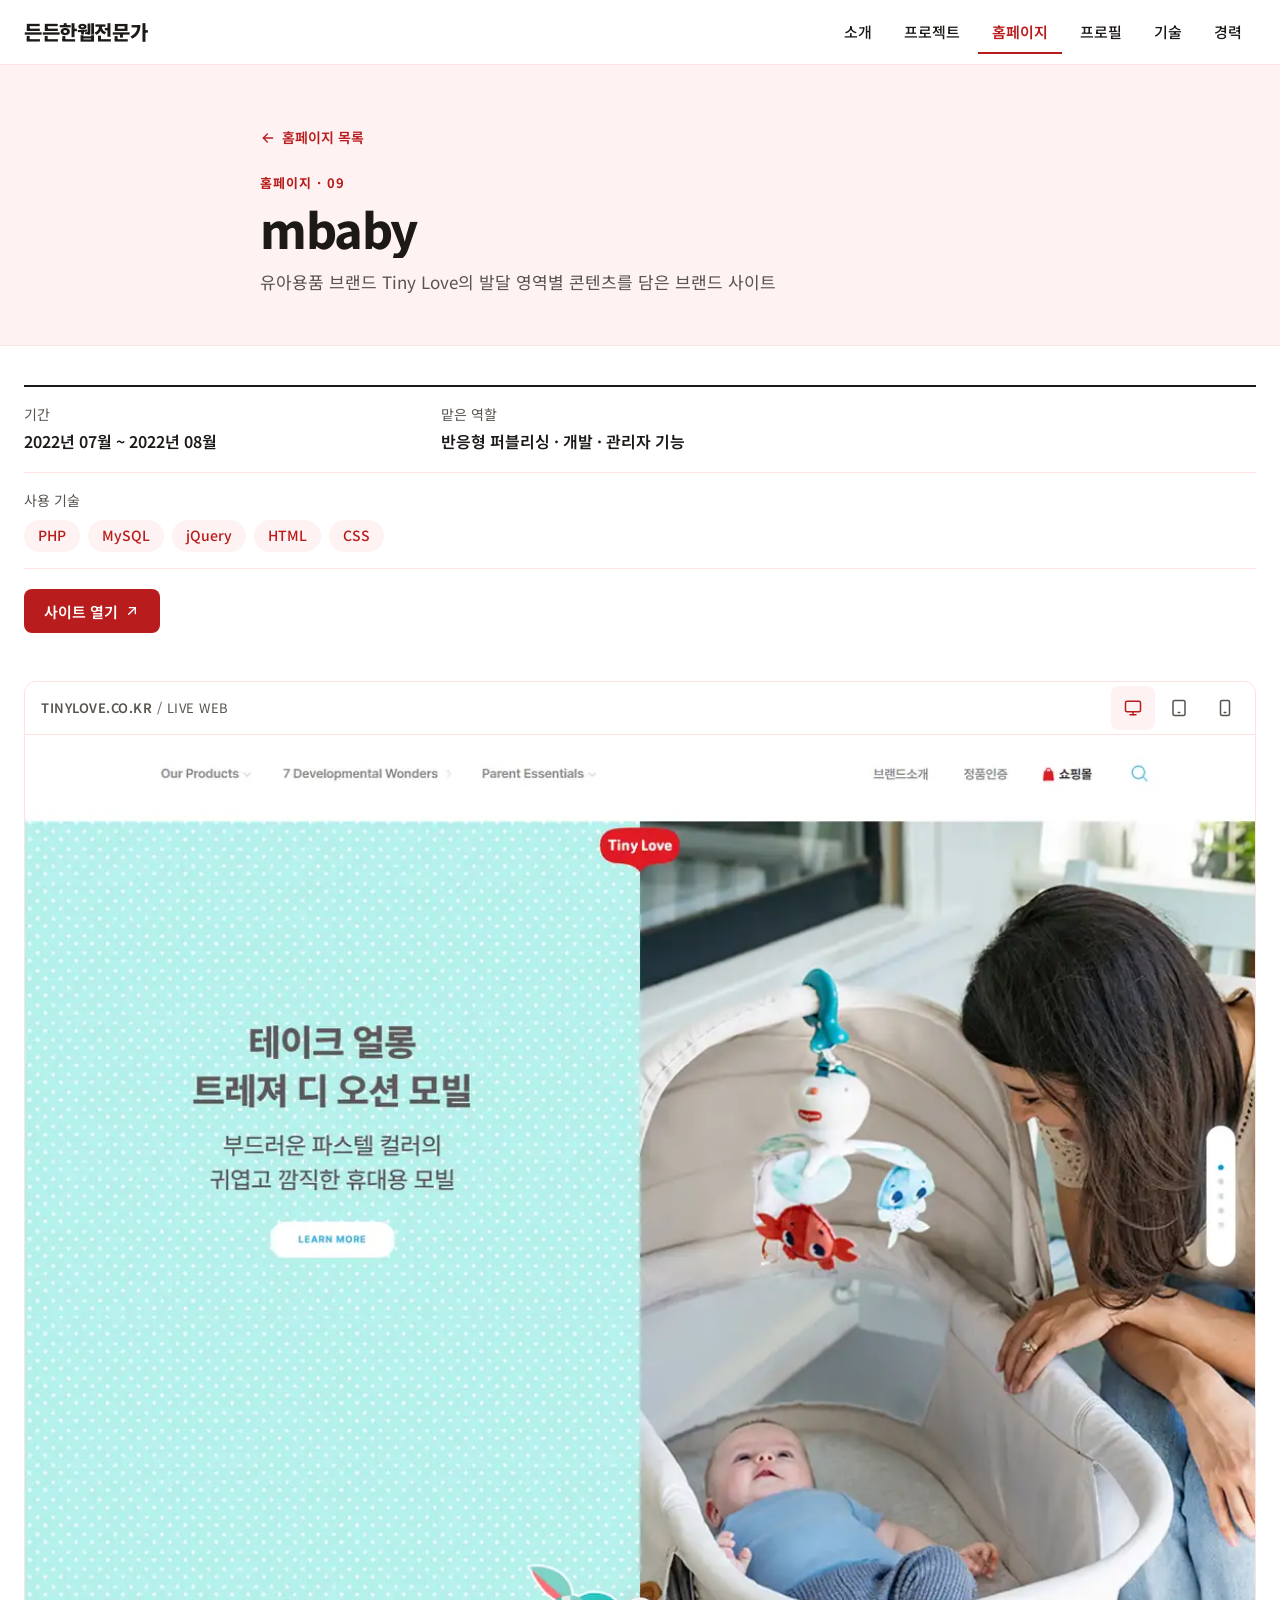
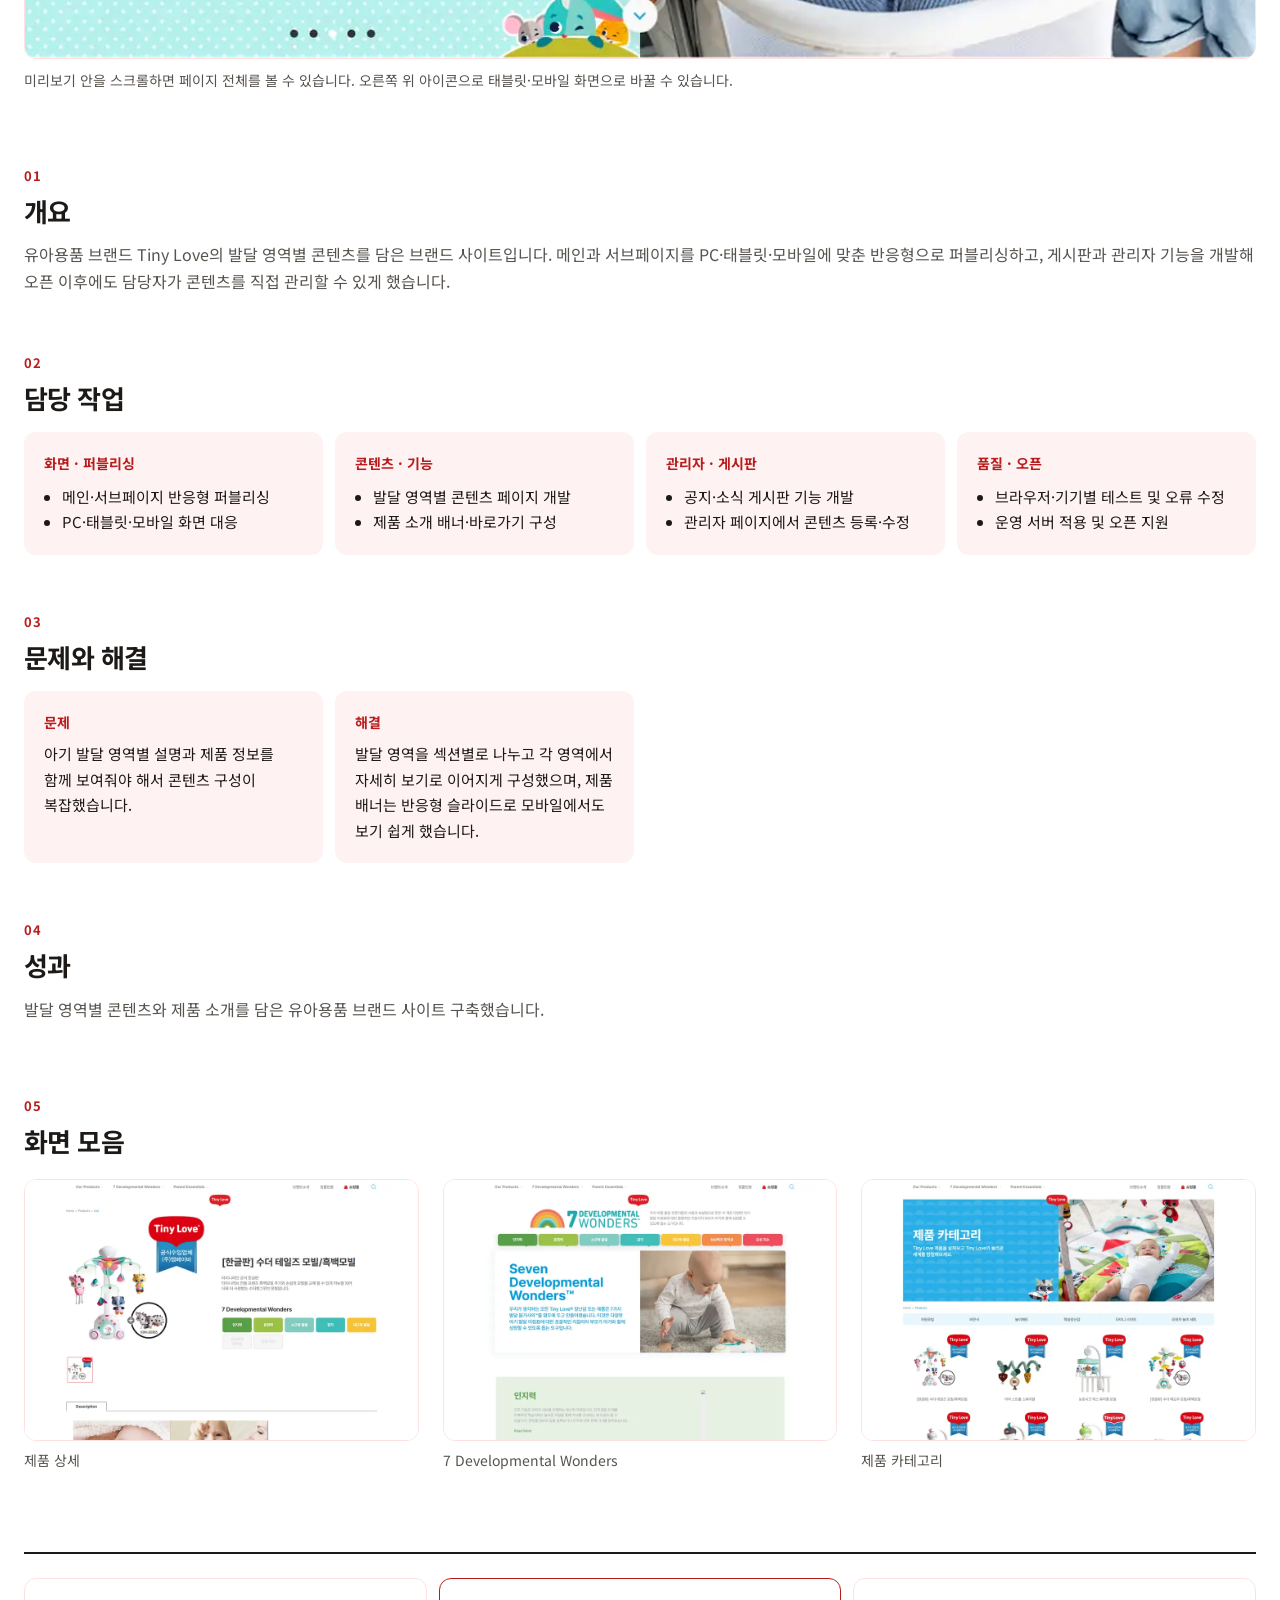
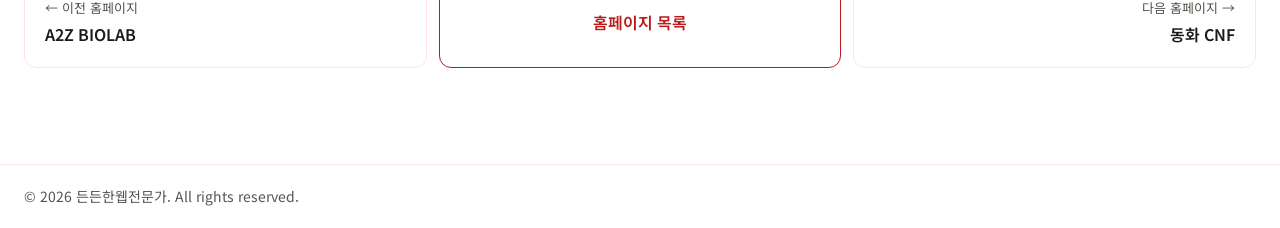
<file: projects/tinylove.html>
<!doctype html>
<html lang="ko">
<head>
<meta charset="utf-8">
<meta name="viewport" content="width=device-width, initial-scale=1">
<title>mbaby · 든든한웹전문가</title>
<meta name="description" content="유아용품 브랜드 Tiny Love의 발달 영역별 콘텐츠를 담은 브랜드 사이트">
<link rel="preconnect" href="https://fonts.googleapis.com">
<link rel="preconnect" href="https://fonts.gstatic.com" crossorigin>
<link rel="stylesheet" href="https://fonts.googleapis.com/css2?family=Noto+Sans+KR:wght@400;500;600;700;800&amp;display=swap">
<link rel="icon" href="../images/favicon/favicon.svg" type="image/svg+xml">
<link rel="icon" href="../images/favicon/favicon-32.png" sizes="32x32" type="image/png">
<link rel="icon" href="../images/favicon/favicon-16.png" sizes="16x16" type="image/png">
<link rel="apple-touch-icon" href="../images/favicon/apple-touch-icon.png">
<link rel="stylesheet" href="../css/style.css">
</head>
<body>
<div class="pf" style="background:#FFFFFF;color:#1C1917;font-size:16px;line-height:1.7">

<header data-header style="position:sticky;top:0;z-index:30;background:#FFFFFF;border-bottom:1px solid #FEE2E2">
  <div style="max-width:1280px;margin:0 auto;padding:0 clamp(16px,3vw,24px);height:clamp(60px,5vw,72px);display:flex;align-items:center;justify-content:space-between;gap:16px">
    <a href="../index.html" aria-label="든든한웹전문가, 메인으로" style="display:inline-flex;align-items:center;min-height:44px;text-decoration:none;color:#1C1917">
      <span style="font-weight:800;font-size:20px;letter-spacing:-0.02em">든든한웹전문가</span>
    </a>
    <span class="show-desk">
      <nav aria-label="주 메뉴">
        <ul style="display:flex;align-items:center;gap:4px;list-style:none;margin:0;padding:0">
          <li><a href="../index.html#about" class="pf-nav__link" style="display:inline-flex;align-items:center;min-height:44px;padding:0 14px;font-size:15px;font-weight:500;color:#1C1917;text-decoration:none">소개</a></li>
          <li><a href="../index.html#projects" class="pf-nav__link" style="display:inline-flex;align-items:center;min-height:44px;padding:0 14px;font-size:15px;font-weight:500;color:#1C1917;text-decoration:none">프로젝트</a></li>
          <li><a href="../index.html#all-projects" class="pf-nav__link" aria-current="page" style="display:inline-flex;align-items:center;min-height:44px;padding:0 14px;font-size:15px;font-weight:600;color:#B91C1C;text-decoration:none;box-shadow:inset 0 -2px 0 #B91C1C">홈페이지</a></li>
          <li><a href="../index.html#work" class="pf-nav__link" style="display:inline-flex;align-items:center;min-height:44px;padding:0 14px;font-size:15px;font-weight:500;color:#1C1917;text-decoration:none">프로필</a></li>
          <li><a href="../index.html#skills" class="pf-nav__link" style="display:inline-flex;align-items:center;min-height:44px;padding:0 14px;font-size:15px;font-weight:500;color:#1C1917;text-decoration:none">기술</a></li>
          <li><a href="../index.html#career" class="pf-nav__link" style="display:inline-flex;align-items:center;min-height:44px;padding:0 14px;font-size:15px;font-weight:500;color:#1C1917;text-decoration:none">경력</a></li>
        </ul>
      </nav>
    </span>
    <span class="show-mob">
      <button type="button" class="pf-icon-btn" aria-label="메뉴 열기" aria-expanded="false" data-action="menu" style="width:44px;height:44px;display:inline-flex;align-items:center;justify-content:center;border:1px solid #FEE2E2;border-radius:8px;background:#FFFFFF;color:#1C1917">
        <span class="mi-closed">
          <svg width="22" height="22" viewBox="0 0 24 24" fill="none" stroke="currentColor" stroke-width="2" stroke-linecap="round" aria-hidden="true"><path d="M4 7h16"></path><path d="M4 12h16"></path><path d="M4 17h16"></path></svg>
        </span>
        <span class="mi-open">
          <svg width="22" height="22" viewBox="0 0 24 24" fill="none" stroke="currentColor" stroke-width="2" stroke-linecap="round" aria-hidden="true"><path d="M6 6l12 12"></path><path d="M18 6L6 18"></path></svg>
        </span>
      </button>
    </span>
  </div>
  <div class="mob-menu">
    <nav aria-label="모바일 메뉴" style="border-top:1px solid #FEE2E2;background:#FFFFFF;padding:8px 16px 20px">
      <ul style="list-style:none;margin:0;padding:0;display:flex;flex-direction:column">
        <li><a href="../index.html#about" style="display:flex;align-items:center;min-height:52px;padding:0 4px;border-bottom:1px solid #FEE2E2;font-size:17px;font-weight:500;color:#1C1917;text-decoration:none">소개</a></li>
        <li><a href="../index.html#projects" style="display:flex;align-items:center;min-height:52px;padding:0 4px;border-bottom:1px solid #FEE2E2;font-size:17px;font-weight:500;color:#1C1917;text-decoration:none">프로젝트</a></li>
        <li><a href="../index.html#all-projects" aria-current="page" style="display:flex;align-items:center;min-height:52px;padding:0 4px;border-bottom:1px solid #FEE2E2;font-size:17px;font-weight:600;color:#B91C1C;text-decoration:none">홈페이지</a></li>
        <li><a href="../index.html#work" style="display:flex;align-items:center;min-height:52px;padding:0 4px;border-bottom:1px solid #FEE2E2;font-size:17px;font-weight:500;color:#1C1917;text-decoration:none">프로필</a></li>
        <li><a href="../index.html#skills" style="display:flex;align-items:center;min-height:52px;padding:0 4px;border-bottom:1px solid #FEE2E2;font-size:17px;font-weight:500;color:#1C1917;text-decoration:none">기술</a></li>
        <li><a href="../index.html#career" style="display:flex;align-items:center;min-height:52px;padding:0 4px;font-size:17px;font-weight:500;color:#1C1917;text-decoration:none">경력</a></li>
      </ul>
    </nav>
  </div>
</header>

<main>
  <!-- 1. 머리 영역 -->
  <div style="background:#FEF2F2;border-bottom:1px solid #FEE2E2">
    <div style="max-width:808px;margin:0 auto;padding:clamp(32px,4vw,56px) clamp(16px,3vw,24px) clamp(32px,4vw,48px)">
      <a href="../index.html#all-projects" class="pf-link" style="display:inline-flex;align-items:center;gap:6px;min-height:44px;font-size:14px;font-weight:600;color:#B91C1C;text-decoration:none">
        <svg width="16" height="16" viewBox="0 0 24 24" fill="none" stroke="currentColor" stroke-width="2" stroke-linecap="round" stroke-linejoin="round" aria-hidden="true"><path d="M19 12H5"></path><path d="M11 6l-6 6 6 6"></path></svg>홈페이지 목록</a>
      <p style="margin:12px 0 0;font-size:13px;font-weight:700;letter-spacing:.08em;color:#B91C1C">홈페이지 · 09</p>
      <h1 style="margin:4px 0 0;font-size:clamp(32px,4vw,48px);font-weight:800;line-height:1.25;letter-spacing:-0.03em;white-space:nowrap;overflow:hidden;text-overflow:ellipsis" title="mbaby">mbaby</h1>
      <p style="margin:10px 0 0;font-size:17px;color:#57534E">유아용품 브랜드 Tiny Love의 발달 영역별 콘텐츠를 담은 브랜드 사이트</p>
    </div>
  </div>

  <!-- 2. 요약 정보 -->
  <div style="max-width:1280px;margin:0 auto;padding:clamp(28px,3vw,40px) clamp(16px,3vw,24px) 0">
    <dl style="margin:0;display:flex;flex-wrap:wrap;gap:0;border-top:2px solid #1C1917">
      <div style="flex:1 1 220px;padding:16px 24px 16px 0;border-bottom:1px solid #FEE2E2"><dt style="font-size:14px;color:#57534E">기간</dt><dd style="margin:2px 0 0;font-weight:600">2022년 07월 ~ 2022년 08월</dd></div>
      <div style="flex:2 1 420px;padding:16px 0;border-bottom:1px solid #FEE2E2"><dt style="font-size:14px;color:#57534E">맡은 역할</dt><dd style="margin:2px 0 0;font-weight:600">반응형 퍼블리싱 · 개발 · 관리자 기능</dd></div>
      <div style="flex:1 1 100%;padding:16px 0;border-bottom:1px solid #FEE2E2"><dt style="font-size:14px;color:#57534E">사용 기술</dt>
        <dd style="margin:8px 0 0"><ul style="list-style:none;margin:0;padding:0;display:flex;flex-wrap:wrap;gap:8px">
          <li style="display:inline-flex;align-items:center;height:32px;padding:0 14px;border-radius:999px;background:#FEF2F2;color:#B91C1C;font-size:14px;font-weight:500">PHP</li>
          <li style="display:inline-flex;align-items:center;height:32px;padding:0 14px;border-radius:999px;background:#FEF2F2;color:#B91C1C;font-size:14px;font-weight:500">MySQL</li>
          <li style="display:inline-flex;align-items:center;height:32px;padding:0 14px;border-radius:999px;background:#FEF2F2;color:#B91C1C;font-size:14px;font-weight:500">jQuery</li>
          <li style="display:inline-flex;align-items:center;height:32px;padding:0 14px;border-radius:999px;background:#FEF2F2;color:#B91C1C;font-size:14px;font-weight:500">HTML</li>
          <li style="display:inline-flex;align-items:center;height:32px;padding:0 14px;border-radius:999px;background:#FEF2F2;color:#B91C1C;font-size:14px;font-weight:500">CSS</li>
        </ul></dd></div>
    </dl>
    <div style="display:flex;flex-wrap:wrap;gap:8px;margin-top:20px">
      <a href="https://tinylove.co.kr" target="_blank" rel="noopener" class="pf-btn--primary" style="display:inline-flex;align-items:center;gap:6px;min-height:44px;padding:0 20px;border-radius:8px;background:#B91C1C;color:#FFFFFF;font-size:15px;font-weight:600;text-decoration:none">사이트 열기
        <svg width="16" height="16" viewBox="0 0 24 24" fill="none" stroke="currentColor" stroke-width="2" stroke-linecap="round" stroke-linejoin="round" aria-hidden="true"><path d="M7 17L17 7"></path><path d="M8 7h9v9"></path></svg></a>
    </div>
  </div>

  <!-- 3. 대표 화면 (PC·모바일 미리보기) -->
  <div style="max-width:1280px;margin:0 auto;padding:clamp(32px,4vw,48px) clamp(16px,3vw,24px) 0">
    <div data-device="desktop" style="border:1px solid #FEE2E2;border-radius:12px;overflow:hidden;background:#FFFFFF">
      <div style="display:flex;align-items:center;justify-content:space-between;gap:12px;padding:4px 8px 4px 16px;border-bottom:1px solid #FEE2E2">
        <span style="font-size:13px;font-weight:600;color:#57534E;letter-spacing:.04em;white-space:nowrap;overflow:hidden;text-overflow:ellipsis">TINYLOVE.CO.KR <span style="font-weight:400">/ LIVE WEB</span></span>
        <div role="group" aria-label="미리보기 기기" style="display:flex;gap:2px">
          <span class="dv dv-desktop"><button type="button" aria-label="데스크톱 화면" aria-pressed="true" style="width:44px;height:44px;border:0;border-radius:8px;background:#FEF2F2;color:#B91C1C;display:inline-flex;align-items:center;justify-content:center"><svg width="18" height="18" viewBox="0 0 24 24" fill="none" stroke="currentColor" stroke-width="2" stroke-linecap="round" stroke-linejoin="round" aria-hidden="true"><rect x="2" y="3" width="20" height="14" rx="2"></rect><path d="M8 21h8"></path><path d="M12 17v4"></path></svg></button></span>
          <span class="dv dvx-desktop"><button type="button" class="pf-icon-btn" aria-label="데스크톱 화면" aria-pressed="false" data-device-set="desktop" style="width:44px;height:44px;border:0;border-radius:8px;background:#FFFFFF;color:#57534E;display:inline-flex;align-items:center;justify-content:center"><svg width="18" height="18" viewBox="0 0 24 24" fill="none" stroke="currentColor" stroke-width="2" stroke-linecap="round" stroke-linejoin="round" aria-hidden="true"><rect x="2" y="3" width="20" height="14" rx="2"></rect><path d="M8 21h8"></path><path d="M12 17v4"></path></svg></button></span>
          <span class="dv dv-tablet"><button type="button" aria-label="태블릿 화면" aria-pressed="true" style="width:44px;height:44px;border:0;border-radius:8px;background:#FEF2F2;color:#B91C1C;display:inline-flex;align-items:center;justify-content:center"><svg width="18" height="18" viewBox="0 0 24 24" fill="none" stroke="currentColor" stroke-width="2" stroke-linecap="round" stroke-linejoin="round" aria-hidden="true"><rect x="4" y="2" width="16" height="20" rx="2"></rect><path d="M11 18h2"></path></svg></button></span>
          <span class="dv dvx-tablet"><button type="button" class="pf-icon-btn" aria-label="태블릿 화면" aria-pressed="false" data-device-set="tablet" style="width:44px;height:44px;border:0;border-radius:8px;background:#FFFFFF;color:#57534E;display:inline-flex;align-items:center;justify-content:center"><svg width="18" height="18" viewBox="0 0 24 24" fill="none" stroke="currentColor" stroke-width="2" stroke-linecap="round" stroke-linejoin="round" aria-hidden="true"><rect x="4" y="2" width="16" height="20" rx="2"></rect><path d="M11 18h2"></path></svg></button></span>
          <span class="dv dv-mobile"><button type="button" aria-label="모바일 화면" aria-pressed="true" style="width:44px;height:44px;border:0;border-radius:8px;background:#FEF2F2;color:#B91C1C;display:inline-flex;align-items:center;justify-content:center"><svg width="18" height="18" viewBox="0 0 24 24" fill="none" stroke="currentColor" stroke-width="2" stroke-linecap="round" stroke-linejoin="round" aria-hidden="true"><rect x="6" y="2" width="12" height="20" rx="2"></rect><path d="M11 18h2"></path></svg></button></span>
          <span class="dv dvx-mobile"><button type="button" class="pf-icon-btn" aria-label="모바일 화면" aria-pressed="false" data-device-set="mobile" style="width:44px;height:44px;border:0;border-radius:8px;background:#FFFFFF;color:#57534E;display:inline-flex;align-items:center;justify-content:center"><svg width="18" height="18" viewBox="0 0 24 24" fill="none" stroke="currentColor" stroke-width="2" stroke-linecap="round" stroke-linejoin="round" aria-hidden="true"><rect x="6" y="2" width="12" height="20" rx="2"></rect><path d="M11 18h2"></path></svg></button></span>
        </div>
      </div>
      <span class="dv dv-desktop">
        <div tabindex="0" aria-label="mbaby 데스크톱 화면, 스크롤 가능" style="aspect-ratio:4/3;height:auto;overflow-y:auto;background:#FEF2F2"><img src="../images/tinylove-pc.webp" alt="mbaby 데스크톱 전체 화면" style="display:block;width:100%"></div>
      </span>
      <span class="dv dv-tablet">
        <div style="background:#FEF2F2;display:flex;justify-content:center;padding:24px 16px"><div tabindex="0" aria-label="mbaby 태블릿 화면, 스크롤 가능" style="width:min(100%,500px);aspect-ratio:500/660;height:auto;border:10px solid #1C1917;border-radius:22px;overflow-y:auto;background:#FFFFFF"><img src="../images/tinylove-tablet.webp" alt="mbaby 태블릿 전체 화면" style="display:block;width:100%"></div></div>
      </span>
      <span class="dv dv-mobile">
        <div style="background:#FEF2F2;display:flex;justify-content:center;padding:24px 16px"><div tabindex="0" aria-label="mbaby 모바일 화면, 스크롤 가능" style="width:min(100%,300px);aspect-ratio:300/631;height:auto;border:8px solid #1C1917;border-radius:28px;overflow-y:auto;background:#FFFFFF"><img src="../images/tinylove-mobile.webp" alt="mbaby 모바일 전체 화면" style="display:block;width:100%"></div></div>
      </span>
    </div>
    <p style="margin:10px 0 0;font-size:14px;color:#57534E">미리보기 안을 스크롤하면 페이지 전체를 볼 수 있습니다. 오른쪽 위 아이콘으로 태블릿·모바일 화면으로 바꿀 수 있습니다.</p>
  </div>

  <!-- 4~7. 본문 -->
  <div style="max-width:1280px;margin:0 auto;padding:clamp(48px,6vw,72px) clamp(16px,3vw,24px) 0;display:flex;flex-direction:column;gap:clamp(40px,5vw,56px)">
    <section aria-labelledby="d-overview">
      <p style="margin:0 0 6px;font-size:13px;font-weight:700;letter-spacing:.08em;color:#B91C1C">01</p>
      <h2 id="d-overview" style="margin:0;font-size:clamp(22px,2.2vw,26px);font-weight:700;line-height:1.4;letter-spacing:-0.02em">개요</h2>
      <p style="margin:12px 0 0;color:#57534E">유아용품 브랜드 Tiny Love의 발달 영역별 콘텐츠를 담은 브랜드 사이트입니다. 메인과 서브페이지를 PC·태블릿·모바일에 맞춘 반응형으로 퍼블리싱하고, 게시판과 관리자 기능을 개발해 오픈 이후에도 담당자가 콘텐츠를 직접 관리할 수 있게 했습니다.</p>
    </section>
    <section aria-labelledby="d-work">
      <p style="margin:0 0 6px;font-size:13px;font-weight:700;letter-spacing:.08em;color:#B91C1C">02</p>
      <h2 id="d-work" style="margin:0;font-size:clamp(22px,2.2vw,26px);font-weight:700;line-height:1.4;letter-spacing:-0.02em">담당 작업</h2>
      <div style="margin-top:16px;display:grid;grid-template-columns:repeat(auto-fill,minmax(240px,1fr));gap:12px">
        <div style="background:#FEF2F2;border-radius:12px;padding:20px">
          <p style="margin:0;font-size:14px;font-weight:700;color:#B91C1C">화면 · 퍼블리싱</p>
          <ul style="margin:8px 0 0;padding-left:18px;font-size:15px;color:#1C1917;line-height:1.7">
            <li>메인·서브페이지 반응형 퍼블리싱</li>
            <li>PC·태블릿·모바일 화면 대응</li>
          </ul>
        </div>
        <div style="background:#FEF2F2;border-radius:12px;padding:20px">
          <p style="margin:0;font-size:14px;font-weight:700;color:#B91C1C">콘텐츠 · 기능</p>
          <ul style="margin:8px 0 0;padding-left:18px;font-size:15px;color:#1C1917;line-height:1.7">
            <li>발달 영역별 콘텐츠 페이지 개발</li>
            <li>제품 소개 배너·바로가기 구성</li>
          </ul>
        </div>
        <div style="background:#FEF2F2;border-radius:12px;padding:20px">
          <p style="margin:0;font-size:14px;font-weight:700;color:#B91C1C">관리자 · 게시판</p>
          <ul style="margin:8px 0 0;padding-left:18px;font-size:15px;color:#1C1917;line-height:1.7">
            <li>공지·소식 게시판 기능 개발</li>
            <li>관리자 페이지에서 콘텐츠 등록·수정</li>
          </ul>
        </div>
        <div style="background:#FEF2F2;border-radius:12px;padding:20px">
          <p style="margin:0;font-size:14px;font-weight:700;color:#B91C1C">품질 · 오픈</p>
          <ul style="margin:8px 0 0;padding-left:18px;font-size:15px;color:#1C1917;line-height:1.7">
            <li>브라우저·기기별 테스트 및 오류 수정</li>
            <li>운영 서버 적용 및 오픈 지원</li>
          </ul>
        </div>
      </div>
    </section>
    <section aria-labelledby="d-problem">
      <p style="margin:0 0 6px;font-size:13px;font-weight:700;letter-spacing:.08em;color:#B91C1C">03</p>
      <h2 id="d-problem" style="margin:0;font-size:clamp(22px,2.2vw,26px);font-weight:700;line-height:1.4;letter-spacing:-0.02em">문제와 해결</h2>
      <div style="margin-top:16px;display:grid;grid-template-columns:repeat(auto-fill,minmax(260px,1fr));gap:12px">
        <div style="background:#FEF2F2;border-radius:12px;padding:20px">
          <p style="margin:0;font-size:14px;font-weight:700;color:#B91C1C">문제</p>
          <p style="margin:6px 0 0;font-size:15px;color:#1C1917">아기 발달 영역별 설명과 제품 정보를 함께 보여줘야 해서 콘텐츠 구성이 복잡했습니다.</p>
        </div>
        <div style="background:#FEF2F2;border-radius:12px;padding:20px">
          <p style="margin:0;font-size:14px;font-weight:700;color:#B91C1C">해결</p>
          <p style="margin:6px 0 0;font-size:15px;color:#1C1917">발달 영역을 섹션별로 나누고 각 영역에서 자세히 보기로 이어지게 구성했으며, 제품 배너는 반응형 슬라이드로 모바일에서도 보기 쉽게 했습니다.</p>
        </div>
      </div>
    </section>
    <section aria-labelledby="d-result">
      <p style="margin:0 0 6px;font-size:13px;font-weight:700;letter-spacing:.08em;color:#B91C1C">04</p>
      <h2 id="d-result" style="margin:0;font-size:clamp(22px,2.2vw,26px);font-weight:700;line-height:1.4;letter-spacing:-0.02em">성과</h2>
      <p style="margin:12px 0 0;color:#57534E">발달 영역별 콘텐츠와 제품 소개를 담은 유아용품 브랜드 사이트 구축했습니다.</p>
    </section>
  </div>

  <!-- 8. 화면 모음 -->
  <section aria-labelledby="d-screens" style="max-width:1280px;margin:0 auto;padding:clamp(48px,6vw,72px) clamp(16px,3vw,24px) 0">
    <p style="margin:0 0 6px;font-size:13px;font-weight:700;letter-spacing:.08em;color:#B91C1C">05</p>
    <h2 id="d-screens" style="margin:0 0 20px;font-size:clamp(22px,2.2vw,26px);font-weight:700;line-height:1.4;letter-spacing:-0.02em">화면 모음</h2>
    <ul style="list-style:none;margin:0;padding:0;display:grid;grid-template-columns:repeat(auto-fill,minmax(320px,1fr));gap:24px;align-items:start">
      <li><figure style="margin:0"><img src="../images/tinylove-screen-1.webp" alt="mbaby 화면: 제품 상세" loading="lazy" style="display:block;width:100%;aspect-ratio:1779/1178;object-fit:cover;object-position:top;border:1px solid #FEE2E2;border-radius:12px"><figcaption style="margin-top:8px;font-size:14px;color:#57534E">제품 상세</figcaption></figure></li>
      <li><figure style="margin:0"><img src="../images/tinylove-screen-2.webp" alt="mbaby 화면: 7 Developmental Wonders" loading="lazy" style="display:block;width:100%;aspect-ratio:1779/1178;object-fit:cover;object-position:top;border:1px solid #FEE2E2;border-radius:12px"><figcaption style="margin-top:8px;font-size:14px;color:#57534E">7 Developmental Wonders</figcaption></figure></li>
      <li><figure style="margin:0"><img src="../images/tinylove-screen-3.webp" alt="mbaby 화면: 제품 카테고리" loading="lazy" style="display:block;width:100%;aspect-ratio:1779/1178;object-fit:cover;object-position:top;border:1px solid #FEE2E2;border-radius:12px"><figcaption style="margin-top:8px;font-size:14px;color:#57534E">제품 카테고리</figcaption></figure></li>
    </ul>
  </section>

  <!-- 9. 하단 이동 -->
  <nav aria-label="다른 프로젝트" style="max-width:1280px;margin:0 auto;padding:clamp(56px,7vw,80px) clamp(16px,3vw,24px) clamp(64px,8vw,96px)">
    <div style="display:grid;grid-template-columns:repeat(auto-fit,minmax(240px,1fr));gap:12px;border-top:2px solid #1C1917;padding-top:24px">
      <a href="a2z.html" class="pf-card" style="display:flex;flex-direction:column;gap:2px;padding:18px 20px;border:1px solid #FEE2E2;border-radius:12px;text-decoration:none;color:#1C1917;min-width:0">
        <span style="font-size:13px;color:#57534E">← 이전 홈페이지</span><span style="max-width:100%;font-weight:600;white-space:nowrap;overflow:hidden;text-overflow:ellipsis">A2Z BIOLAB</span></a>
      <a href="../index.html#all-projects" class="pf-btn--secondary" style="display:flex;align-items:center;justify-content:center;gap:6px;padding:18px 20px;border:1px solid #B91C1C;border-radius:12px;text-decoration:none;color:#B91C1C;font-weight:600;background:#FFFFFF">홈페이지 목록</a>
      <a href="donghwa.html" class="pf-card" style="display:flex;flex-direction:column;align-items:flex-end;gap:2px;padding:18px 20px;border:1px solid #FEE2E2;border-radius:12px;text-decoration:none;color:#1C1917;text-align:right;min-width:0">
        <span style="font-size:13px;color:#57534E">다음 홈페이지 →</span><span style="max-width:100%;font-weight:600;white-space:nowrap;overflow:hidden;text-overflow:ellipsis">동화 CNF</span></a>
    </div>
  </nav>
</main>

<footer style="border-top:1px solid #FEE2E2;background:#FFFFFF">
  <div style="max-width:1280px;margin:0 auto;padding:20px clamp(16px,3vw,24px);display:flex;flex-wrap:wrap;align-items:center;justify-content:space-between;gap:8px;font-size:14px;color:#57534E">
    <p style="margin:0">© 2026 든든한웹전문가. All rights reserved.</p>
  </div>
</footer>
</div>
<script src="../js/main.js"></script>
</body>
</html>
</file>
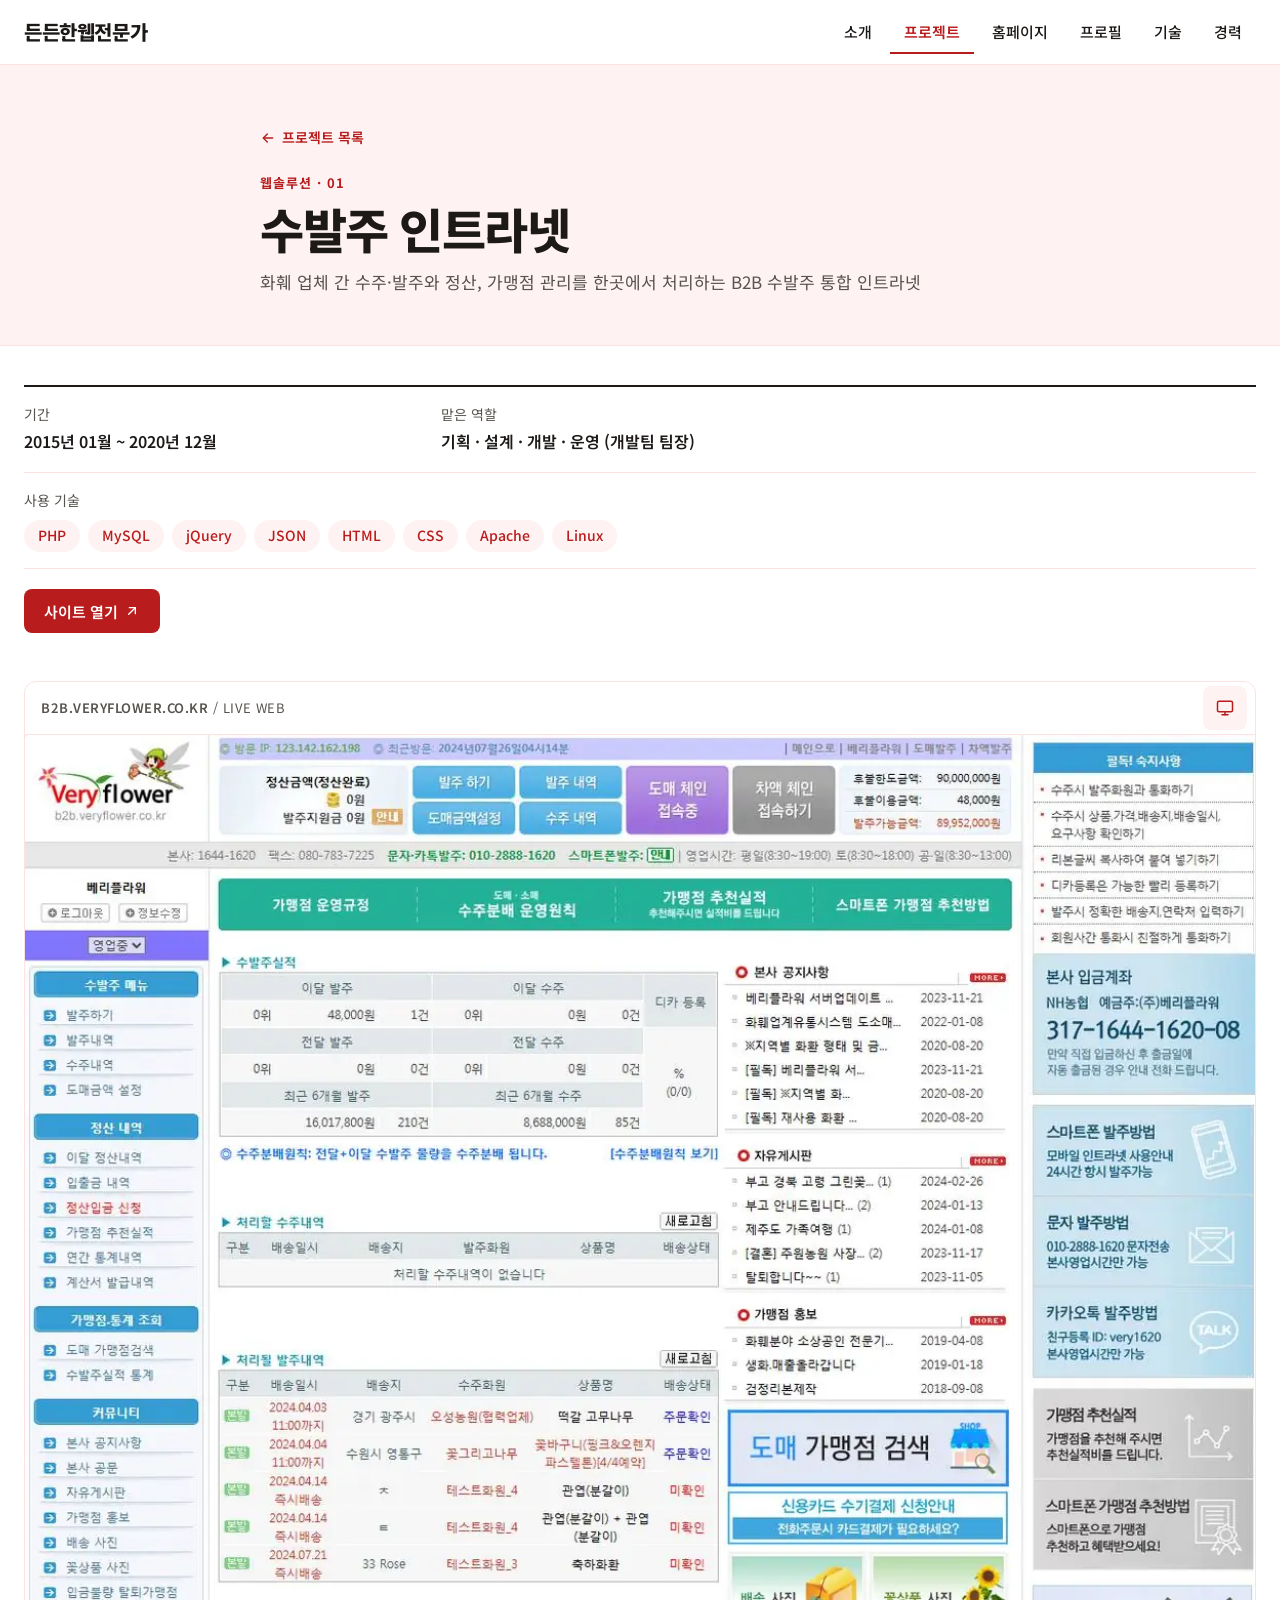
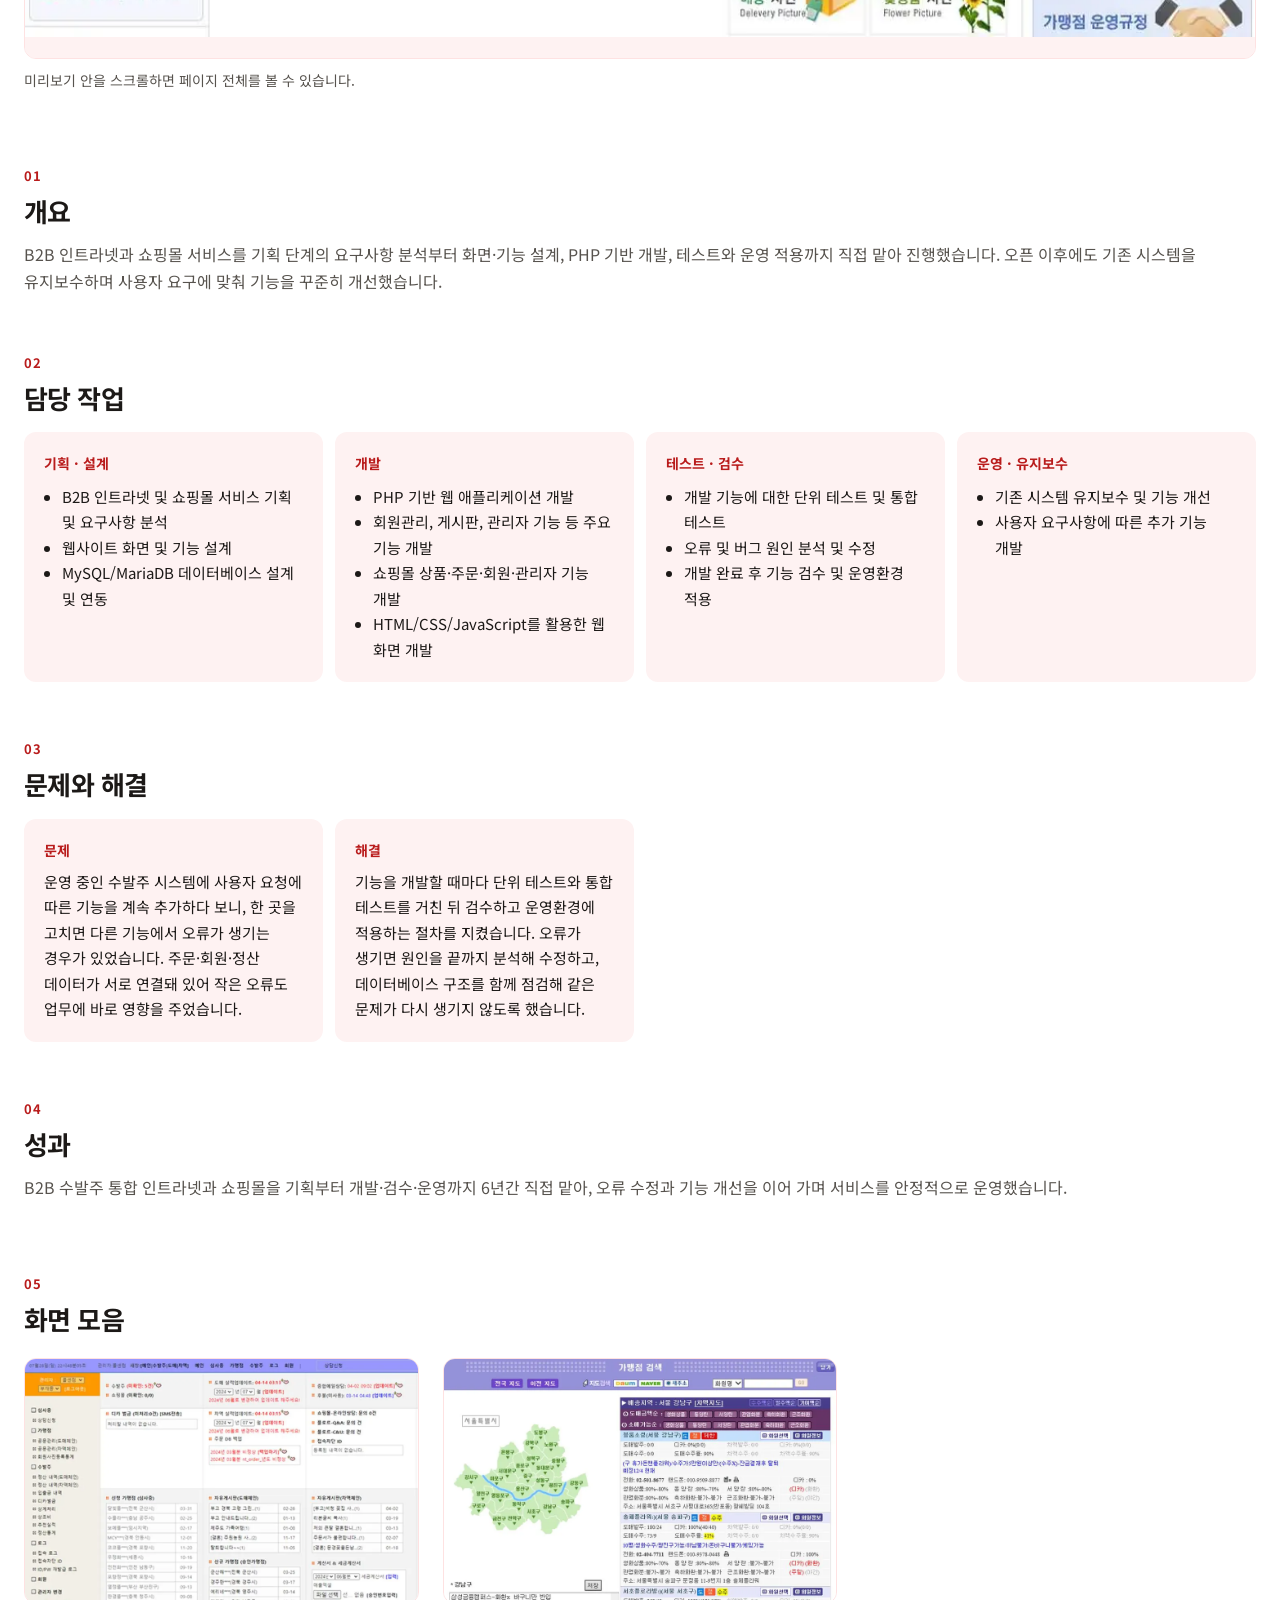
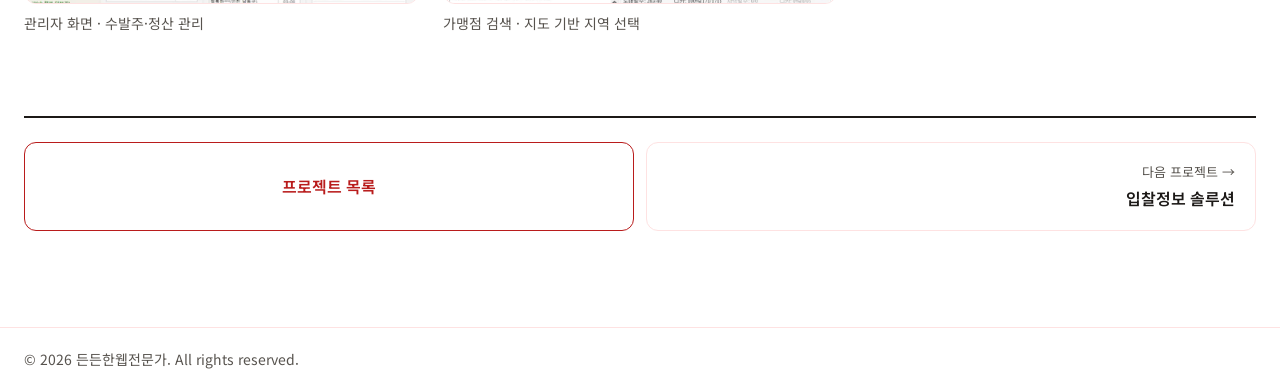
<file: projects/veryflower.html>
<!doctype html>
<html lang="ko">
<head>
<meta charset="utf-8">
<meta name="viewport" content="width=device-width, initial-scale=1">
<title>수발주 인트라넷 · 든든한웹전문가</title>
<meta name="description" content="화훼 업체 간 수주·발주와 정산, 가맹점 관리를 한곳에서 처리하는 B2B 수발주 통합 인트라넷">
<link rel="preconnect" href="https://fonts.googleapis.com">
<link rel="preconnect" href="https://fonts.gstatic.com" crossorigin>
<link rel="stylesheet" href="https://fonts.googleapis.com/css2?family=Noto+Sans+KR:wght@400;500;600;700;800&amp;display=swap">
<link rel="icon" href="../images/favicon/favicon.svg" type="image/svg+xml">
<link rel="icon" href="../images/favicon/favicon-32.png" sizes="32x32" type="image/png">
<link rel="icon" href="../images/favicon/favicon-16.png" sizes="16x16" type="image/png">
<link rel="apple-touch-icon" href="../images/favicon/apple-touch-icon.png">
<link rel="stylesheet" href="../css/style.css">
</head>
<body>
<div class="pf" style="background:#FFFFFF;color:#1C1917;font-size:16px;line-height:1.7">

<header data-header style="position:sticky;top:0;z-index:30;background:#FFFFFF;border-bottom:1px solid #FEE2E2">
  <div style="max-width:1280px;margin:0 auto;padding:0 clamp(16px,3vw,24px);height:clamp(60px,5vw,72px);display:flex;align-items:center;justify-content:space-between;gap:16px">
    <a href="../index.html" aria-label="든든한웹전문가, 메인으로" style="display:inline-flex;align-items:center;min-height:44px;text-decoration:none;color:#1C1917">
      <span style="font-weight:800;font-size:20px;letter-spacing:-0.02em">든든한웹전문가</span>
    </a>
    <span class="show-desk">
      <nav aria-label="주 메뉴">
        <ul style="display:flex;align-items:center;gap:4px;list-style:none;margin:0;padding:0">
          <li><a href="../index.html#about" class="pf-nav__link" style="display:inline-flex;align-items:center;min-height:44px;padding:0 14px;font-size:15px;font-weight:500;color:#1C1917;text-decoration:none">소개</a></li>
          <li><a href="../index.html#projects" class="pf-nav__link" aria-current="page" style="display:inline-flex;align-items:center;min-height:44px;padding:0 14px;font-size:15px;font-weight:600;color:#B91C1C;text-decoration:none;box-shadow:inset 0 -2px 0 #B91C1C">프로젝트</a></li>
          <li><a href="../index.html#all-projects" class="pf-nav__link" style="display:inline-flex;align-items:center;min-height:44px;padding:0 14px;font-size:15px;font-weight:500;color:#1C1917;text-decoration:none">홈페이지</a></li>
          <li><a href="../index.html#work" class="pf-nav__link" style="display:inline-flex;align-items:center;min-height:44px;padding:0 14px;font-size:15px;font-weight:500;color:#1C1917;text-decoration:none">프로필</a></li>
          <li><a href="../index.html#skills" class="pf-nav__link" style="display:inline-flex;align-items:center;min-height:44px;padding:0 14px;font-size:15px;font-weight:500;color:#1C1917;text-decoration:none">기술</a></li>
          <li><a href="../index.html#career" class="pf-nav__link" style="display:inline-flex;align-items:center;min-height:44px;padding:0 14px;font-size:15px;font-weight:500;color:#1C1917;text-decoration:none">경력</a></li>
        </ul>
      </nav>
    </span>
    <span class="show-mob">
      <button type="button" class="pf-icon-btn" aria-label="메뉴 열기" aria-expanded="false" data-action="menu" style="width:44px;height:44px;display:inline-flex;align-items:center;justify-content:center;border:1px solid #FEE2E2;border-radius:8px;background:#FFFFFF;color:#1C1917">
        <span class="mi-closed">
          <svg width="22" height="22" viewBox="0 0 24 24" fill="none" stroke="currentColor" stroke-width="2" stroke-linecap="round" aria-hidden="true"><path d="M4 7h16"></path><path d="M4 12h16"></path><path d="M4 17h16"></path></svg>
        </span>
        <span class="mi-open">
          <svg width="22" height="22" viewBox="0 0 24 24" fill="none" stroke="currentColor" stroke-width="2" stroke-linecap="round" aria-hidden="true"><path d="M6 6l12 12"></path><path d="M18 6L6 18"></path></svg>
        </span>
      </button>
    </span>
  </div>
  <div class="mob-menu">
    <nav aria-label="모바일 메뉴" style="border-top:1px solid #FEE2E2;background:#FFFFFF;padding:8px 16px 20px">
      <ul style="list-style:none;margin:0;padding:0;display:flex;flex-direction:column">
        <li><a href="../index.html#about" style="display:flex;align-items:center;min-height:52px;padding:0 4px;border-bottom:1px solid #FEE2E2;font-size:17px;font-weight:500;color:#1C1917;text-decoration:none">소개</a></li>
        <li><a href="../index.html#projects" aria-current="page" style="display:flex;align-items:center;min-height:52px;padding:0 4px;border-bottom:1px solid #FEE2E2;font-size:17px;font-weight:600;color:#B91C1C;text-decoration:none">프로젝트</a></li>
        <li><a href="../index.html#all-projects" style="display:flex;align-items:center;min-height:52px;padding:0 4px;border-bottom:1px solid #FEE2E2;font-size:17px;font-weight:500;color:#1C1917;text-decoration:none">홈페이지</a></li>
        <li><a href="../index.html#work" style="display:flex;align-items:center;min-height:52px;padding:0 4px;border-bottom:1px solid #FEE2E2;font-size:17px;font-weight:500;color:#1C1917;text-decoration:none">프로필</a></li>
        <li><a href="../index.html#skills" style="display:flex;align-items:center;min-height:52px;padding:0 4px;border-bottom:1px solid #FEE2E2;font-size:17px;font-weight:500;color:#1C1917;text-decoration:none">기술</a></li>
        <li><a href="../index.html#career" style="display:flex;align-items:center;min-height:52px;padding:0 4px;font-size:17px;font-weight:500;color:#1C1917;text-decoration:none">경력</a></li>
      </ul>
    </nav>
  </div>
</header>

<main>
  <!-- 1. 머리 영역 -->
  <div style="background:#FEF2F2;border-bottom:1px solid #FEE2E2">
    <div style="max-width:808px;margin:0 auto;padding:clamp(32px,4vw,56px) clamp(16px,3vw,24px) clamp(32px,4vw,48px)">
      <a href="../index.html#projects" class="pf-link" style="display:inline-flex;align-items:center;gap:6px;min-height:44px;font-size:14px;font-weight:600;color:#B91C1C;text-decoration:none">
        <svg width="16" height="16" viewBox="0 0 24 24" fill="none" stroke="currentColor" stroke-width="2" stroke-linecap="round" stroke-linejoin="round" aria-hidden="true"><path d="M19 12H5"></path><path d="M11 6l-6 6 6 6"></path></svg>프로젝트 목록</a>
      <p style="margin:12px 0 0;font-size:13px;font-weight:700;letter-spacing:.08em;color:#B91C1C">웹솔루션 · 01</p>
      <h1 style="margin:4px 0 0;font-size:clamp(32px,4vw,48px);font-weight:800;line-height:1.25;letter-spacing:-0.03em;white-space:nowrap;overflow:hidden;text-overflow:ellipsis" title="수발주 인트라넷">수발주 인트라넷</h1>
      <p style="margin:10px 0 0;font-size:17px;color:#57534E">화훼 업체 간 수주·발주와 정산, 가맹점 관리를 한곳에서 처리하는 B2B 수발주 통합 인트라넷</p>
    </div>
  </div>

  <!-- 2. 요약 정보 -->
  <div style="max-width:1280px;margin:0 auto;padding:clamp(28px,3vw,40px) clamp(16px,3vw,24px) 0">
    <dl style="margin:0;display:flex;flex-wrap:wrap;gap:0;border-top:2px solid #1C1917">
      <div style="flex:1 1 220px;padding:16px 24px 16px 0;border-bottom:1px solid #FEE2E2"><dt style="font-size:14px;color:#57534E">기간</dt><dd style="margin:2px 0 0;font-weight:600">2015년 01월 ~ 2020년 12월</dd></div>
      <div style="flex:2 1 420px;padding:16px 0;border-bottom:1px solid #FEE2E2"><dt style="font-size:14px;color:#57534E">맡은 역할</dt><dd style="margin:2px 0 0;font-weight:600">기획 · 설계 · 개발 · 운영 (개발팀 팀장)</dd></div>
      <div style="flex:1 1 100%;padding:16px 0;border-bottom:1px solid #FEE2E2"><dt style="font-size:14px;color:#57534E">사용 기술</dt>
        <dd style="margin:8px 0 0"><ul style="list-style:none;margin:0;padding:0;display:flex;flex-wrap:wrap;gap:8px">
          <li style="display:inline-flex;align-items:center;height:32px;padding:0 14px;border-radius:999px;background:#FEF2F2;color:#B91C1C;font-size:14px;font-weight:500">PHP</li>
          <li style="display:inline-flex;align-items:center;height:32px;padding:0 14px;border-radius:999px;background:#FEF2F2;color:#B91C1C;font-size:14px;font-weight:500">MySQL</li>
          <li style="display:inline-flex;align-items:center;height:32px;padding:0 14px;border-radius:999px;background:#FEF2F2;color:#B91C1C;font-size:14px;font-weight:500">jQuery</li>
          <li style="display:inline-flex;align-items:center;height:32px;padding:0 14px;border-radius:999px;background:#FEF2F2;color:#B91C1C;font-size:14px;font-weight:500">JSON</li>
          <li style="display:inline-flex;align-items:center;height:32px;padding:0 14px;border-radius:999px;background:#FEF2F2;color:#B91C1C;font-size:14px;font-weight:500">HTML</li>
          <li style="display:inline-flex;align-items:center;height:32px;padding:0 14px;border-radius:999px;background:#FEF2F2;color:#B91C1C;font-size:14px;font-weight:500">CSS</li>
          <li style="display:inline-flex;align-items:center;height:32px;padding:0 14px;border-radius:999px;background:#FEF2F2;color:#B91C1C;font-size:14px;font-weight:500">Apache</li>
          <li style="display:inline-flex;align-items:center;height:32px;padding:0 14px;border-radius:999px;background:#FEF2F2;color:#B91C1C;font-size:14px;font-weight:500">Linux</li>
        </ul></dd></div>
    </dl>
    <div style="display:flex;flex-wrap:wrap;gap:8px;margin-top:20px">
      <a href="https://b2b.veryflower.co.kr" target="_blank" rel="noopener" class="pf-btn--primary" style="display:inline-flex;align-items:center;gap:6px;min-height:44px;padding:0 20px;border-radius:8px;background:#B91C1C;color:#FFFFFF;font-size:15px;font-weight:600;text-decoration:none">사이트 열기
        <svg width="16" height="16" viewBox="0 0 24 24" fill="none" stroke="currentColor" stroke-width="2" stroke-linecap="round" stroke-linejoin="round" aria-hidden="true"><path d="M7 17L17 7"></path><path d="M8 7h9v9"></path></svg></a>
    </div>
  </div>

  <!-- 3. 대표 화면 (PC·모바일 미리보기) -->
  <div style="max-width:1280px;margin:0 auto;padding:clamp(32px,4vw,48px) clamp(16px,3vw,24px) 0">
    <div data-device="desktop" style="border:1px solid #FEE2E2;border-radius:12px;overflow:hidden;background:#FFFFFF">
      <div style="display:flex;align-items:center;justify-content:space-between;gap:12px;padding:4px 8px 4px 16px;border-bottom:1px solid #FEE2E2">
        <span style="font-size:13px;font-weight:600;color:#57534E;letter-spacing:.04em;white-space:nowrap;overflow:hidden;text-overflow:ellipsis">B2B.VERYFLOWER.CO.KR <span style="font-weight:400">/ LIVE WEB</span></span>
        <div role="group" aria-label="미리보기 기기" style="display:flex;gap:2px">
          <button type="button" aria-label="데스크톱 화면" aria-pressed="true" style="width:44px;height:44px;border:0;border-radius:8px;background:#FEF2F2;color:#B91C1C;display:inline-flex;align-items:center;justify-content:center"><svg width="18" height="18" viewBox="0 0 24 24" fill="none" stroke="currentColor" stroke-width="2" stroke-linecap="round" stroke-linejoin="round" aria-hidden="true"><rect x="2" y="3" width="20" height="14" rx="2"></rect><path d="M8 21h8"></path><path d="M12 17v4"></path></svg></button>
        </div>
      </div>
      <div tabindex="0" aria-label="수발주 인트라넷 데스크톱 화면, 스크롤 가능" style="aspect-ratio:4/3;height:auto;overflow-y:auto;background:#FEF2F2"><img src="../images/veryflower-pc.webp" alt="수발주 인트라넷 데스크톱 전체 화면" style="display:block;width:100%"></div>
    </div>
    <p style="margin:10px 0 0;font-size:14px;color:#57534E">미리보기 안을 스크롤하면 페이지 전체를 볼 수 있습니다.</p>
  </div>

  <!-- 4~7. 본문 -->
  <div style="max-width:1280px;margin:0 auto;padding:clamp(48px,6vw,72px) clamp(16px,3vw,24px) 0;display:flex;flex-direction:column;gap:clamp(40px,5vw,56px)">
    <section aria-labelledby="d-overview">
      <p style="margin:0 0 6px;font-size:13px;font-weight:700;letter-spacing:.08em;color:#B91C1C">01</p>
      <h2 id="d-overview" style="margin:0;font-size:clamp(22px,2.2vw,26px);font-weight:700;line-height:1.4;letter-spacing:-0.02em">개요</h2>
      <p style="margin:12px 0 0;color:#57534E">B2B 인트라넷과 쇼핑몰 서비스를 기획 단계의 요구사항 분석부터 화면·기능 설계, PHP 기반 개발, 테스트와 운영 적용까지 직접 맡아 진행했습니다. 오픈 이후에도 기존 시스템을 유지보수하며 사용자 요구에 맞춰 기능을 꾸준히 개선했습니다.</p>
    </section>
    <section aria-labelledby="d-work">
      <p style="margin:0 0 6px;font-size:13px;font-weight:700;letter-spacing:.08em;color:#B91C1C">02</p>
      <h2 id="d-work" style="margin:0;font-size:clamp(22px,2.2vw,26px);font-weight:700;line-height:1.4;letter-spacing:-0.02em">담당 작업</h2>
      <div style="margin-top:16px;display:grid;grid-template-columns:repeat(auto-fill,minmax(240px,1fr));gap:12px">
        <div style="background:#FEF2F2;border-radius:12px;padding:20px">
          <p style="margin:0;font-size:14px;font-weight:700;color:#B91C1C">기획 · 설계</p>
          <ul style="margin:8px 0 0;padding-left:18px;font-size:15px;color:#1C1917;line-height:1.7">
            <li>B2B 인트라넷 및 쇼핑몰 서비스 기획 및 요구사항 분석</li>
            <li>웹사이트 화면 및 기능 설계</li>
            <li>MySQL/MariaDB 데이터베이스 설계 및 연동</li>
          </ul>
        </div>
        <div style="background:#FEF2F2;border-radius:12px;padding:20px">
          <p style="margin:0;font-size:14px;font-weight:700;color:#B91C1C">개발</p>
          <ul style="margin:8px 0 0;padding-left:18px;font-size:15px;color:#1C1917;line-height:1.7">
            <li>PHP 기반 웹 애플리케이션 개발</li>
            <li>회원관리, 게시판, 관리자 기능 등 주요 기능 개발</li>
            <li>쇼핑몰 상품·주문·회원·관리자 기능 개발</li>
            <li>HTML/CSS/JavaScript를 활용한 웹 화면 개발</li>
          </ul>
        </div>
        <div style="background:#FEF2F2;border-radius:12px;padding:20px">
          <p style="margin:0;font-size:14px;font-weight:700;color:#B91C1C">테스트 · 검수</p>
          <ul style="margin:8px 0 0;padding-left:18px;font-size:15px;color:#1C1917;line-height:1.7">
            <li>개발 기능에 대한 단위 테스트 및 통합 테스트</li>
            <li>오류 및 버그 원인 분석 및 수정</li>
            <li>개발 완료 후 기능 검수 및 운영환경 적용</li>
          </ul>
        </div>
        <div style="background:#FEF2F2;border-radius:12px;padding:20px">
          <p style="margin:0;font-size:14px;font-weight:700;color:#B91C1C">운영 · 유지보수</p>
          <ul style="margin:8px 0 0;padding-left:18px;font-size:15px;color:#1C1917;line-height:1.7">
            <li>기존 시스템 유지보수 및 기능 개선</li>
            <li>사용자 요구사항에 따른 추가 기능 개발</li>
          </ul>
        </div>
      </div>
    </section>
    <section aria-labelledby="d-problem">
      <p style="margin:0 0 6px;font-size:13px;font-weight:700;letter-spacing:.08em;color:#B91C1C">03</p>
      <h2 id="d-problem" style="margin:0;font-size:clamp(22px,2.2vw,26px);font-weight:700;line-height:1.4;letter-spacing:-0.02em">문제와 해결</h2>
      <div style="margin-top:16px;display:grid;grid-template-columns:repeat(auto-fill,minmax(260px,1fr));gap:12px">
        <div style="background:#FEF2F2;border-radius:12px;padding:20px">
          <p style="margin:0;font-size:14px;font-weight:700;color:#B91C1C">문제</p>
          <p style="margin:6px 0 0;font-size:15px;color:#1C1917">운영 중인 수발주 시스템에 사용자 요청에 따른 기능을 계속 추가하다 보니, 한 곳을 고치면 다른 기능에서 오류가 생기는 경우가 있었습니다. 주문·회원·정산 데이터가 서로 연결돼 있어 작은 오류도 업무에 바로 영향을 주었습니다.</p>
        </div>
        <div style="background:#FEF2F2;border-radius:12px;padding:20px">
          <p style="margin:0;font-size:14px;font-weight:700;color:#B91C1C">해결</p>
          <p style="margin:6px 0 0;font-size:15px;color:#1C1917">기능을 개발할 때마다 단위 테스트와 통합 테스트를 거친 뒤 검수하고 운영환경에 적용하는 절차를 지켰습니다. 오류가 생기면 원인을 끝까지 분석해 수정하고, 데이터베이스 구조를 함께 점검해 같은 문제가 다시 생기지 않도록 했습니다.</p>
        </div>
      </div>
    </section>
    <section aria-labelledby="d-result">
      <p style="margin:0 0 6px;font-size:13px;font-weight:700;letter-spacing:.08em;color:#B91C1C">04</p>
      <h2 id="d-result" style="margin:0;font-size:clamp(22px,2.2vw,26px);font-weight:700;line-height:1.4;letter-spacing:-0.02em">성과</h2>
      <p style="margin:12px 0 0;color:#57534E">B2B 수발주 통합 인트라넷과 쇼핑몰을 기획부터 개발·검수·운영까지 6년간 직접 맡아, 오류 수정과 기능 개선을 이어 가며 서비스를 안정적으로 운영했습니다.</p>
    </section>
  </div>

  <!-- 8. 화면 모음 -->
  <section aria-labelledby="d-screens" style="max-width:1280px;margin:0 auto;padding:clamp(48px,6vw,72px) clamp(16px,3vw,24px) 0">
    <p style="margin:0 0 6px;font-size:13px;font-weight:700;letter-spacing:.08em;color:#B91C1C">05</p>
    <h2 id="d-screens" style="margin:0 0 20px;font-size:clamp(22px,2.2vw,26px);font-weight:700;line-height:1.4;letter-spacing:-0.02em">화면 모음</h2>
    <ul style="list-style:none;margin:0;padding:0;display:grid;grid-template-columns:repeat(auto-fill,minmax(320px,1fr));gap:24px">
      <li><figure style="margin:0"><img src="../images/veryflower-screen-1.webp" alt="관리자 화면: 수발주 실적, 정산 내역, 자유게시판 현황" loading="lazy" style="display:block;width:100%;aspect-ratio:16/10;object-fit:cover;object-position:top;border:1px solid #FEE2E2;border-radius:12px"><figcaption style="margin-top:8px;font-size:14px;color:#57534E">관리자 화면 · 수발주·정산 관리</figcaption></figure></li>
      <li><figure style="margin:0"><img src="../images/veryflower-screen-2.webp" alt="가맹점 검색 화면: 서울 지도에서 지역을 골라 가맹점 목록 확인" loading="lazy" style="display:block;width:100%;aspect-ratio:16/10;object-fit:cover;object-position:top;border:1px solid #FEE2E2;border-radius:12px"><figcaption style="margin-top:8px;font-size:14px;color:#57534E">가맹점 검색 · 지도 기반 지역 선택</figcaption></figure></li>
    </ul>
  </section>

  <!-- 9. 하단 이동 -->
  <nav aria-label="다른 프로젝트" style="max-width:1280px;margin:0 auto;padding:clamp(56px,7vw,80px) clamp(16px,3vw,24px) clamp(64px,8vw,96px)">
    <div style="display:grid;grid-template-columns:repeat(auto-fit,minmax(240px,1fr));gap:12px;border-top:2px solid #1C1917;padding-top:24px">
      <a href="../index.html#projects" class="pf-btn--secondary" style="display:flex;align-items:center;justify-content:center;gap:6px;padding:18px 20px;border:1px solid #B91C1C;border-radius:12px;text-decoration:none;color:#B91C1C;font-weight:600;background:#FFFFFF">프로젝트 목록</a>
      <a href="bidk.html" class="pf-card" style="display:flex;flex-direction:column;align-items:flex-end;gap:2px;padding:18px 20px;border:1px solid #FEE2E2;border-radius:12px;text-decoration:none;color:#1C1917;text-align:right;min-width:0">
        <span style="font-size:13px;color:#57534E">다음 프로젝트 →</span><span style="max-width:100%;font-weight:600;white-space:nowrap;overflow:hidden;text-overflow:ellipsis">입찰정보 솔루션</span></a>
    </div>
  </nav>
</main>

<footer style="border-top:1px solid #FEE2E2;background:#FFFFFF">
  <div style="max-width:1280px;margin:0 auto;padding:20px clamp(16px,3vw,24px);display:flex;flex-wrap:wrap;align-items:center;justify-content:space-between;gap:8px;font-size:14px;color:#57534E">
    <p style="margin:0">© 2026 든든한웹전문가. All rights reserved.</p>
  </div>
</footer>
</div>
<script src="../js/main.js"></script>
</body>
</html>
</file>
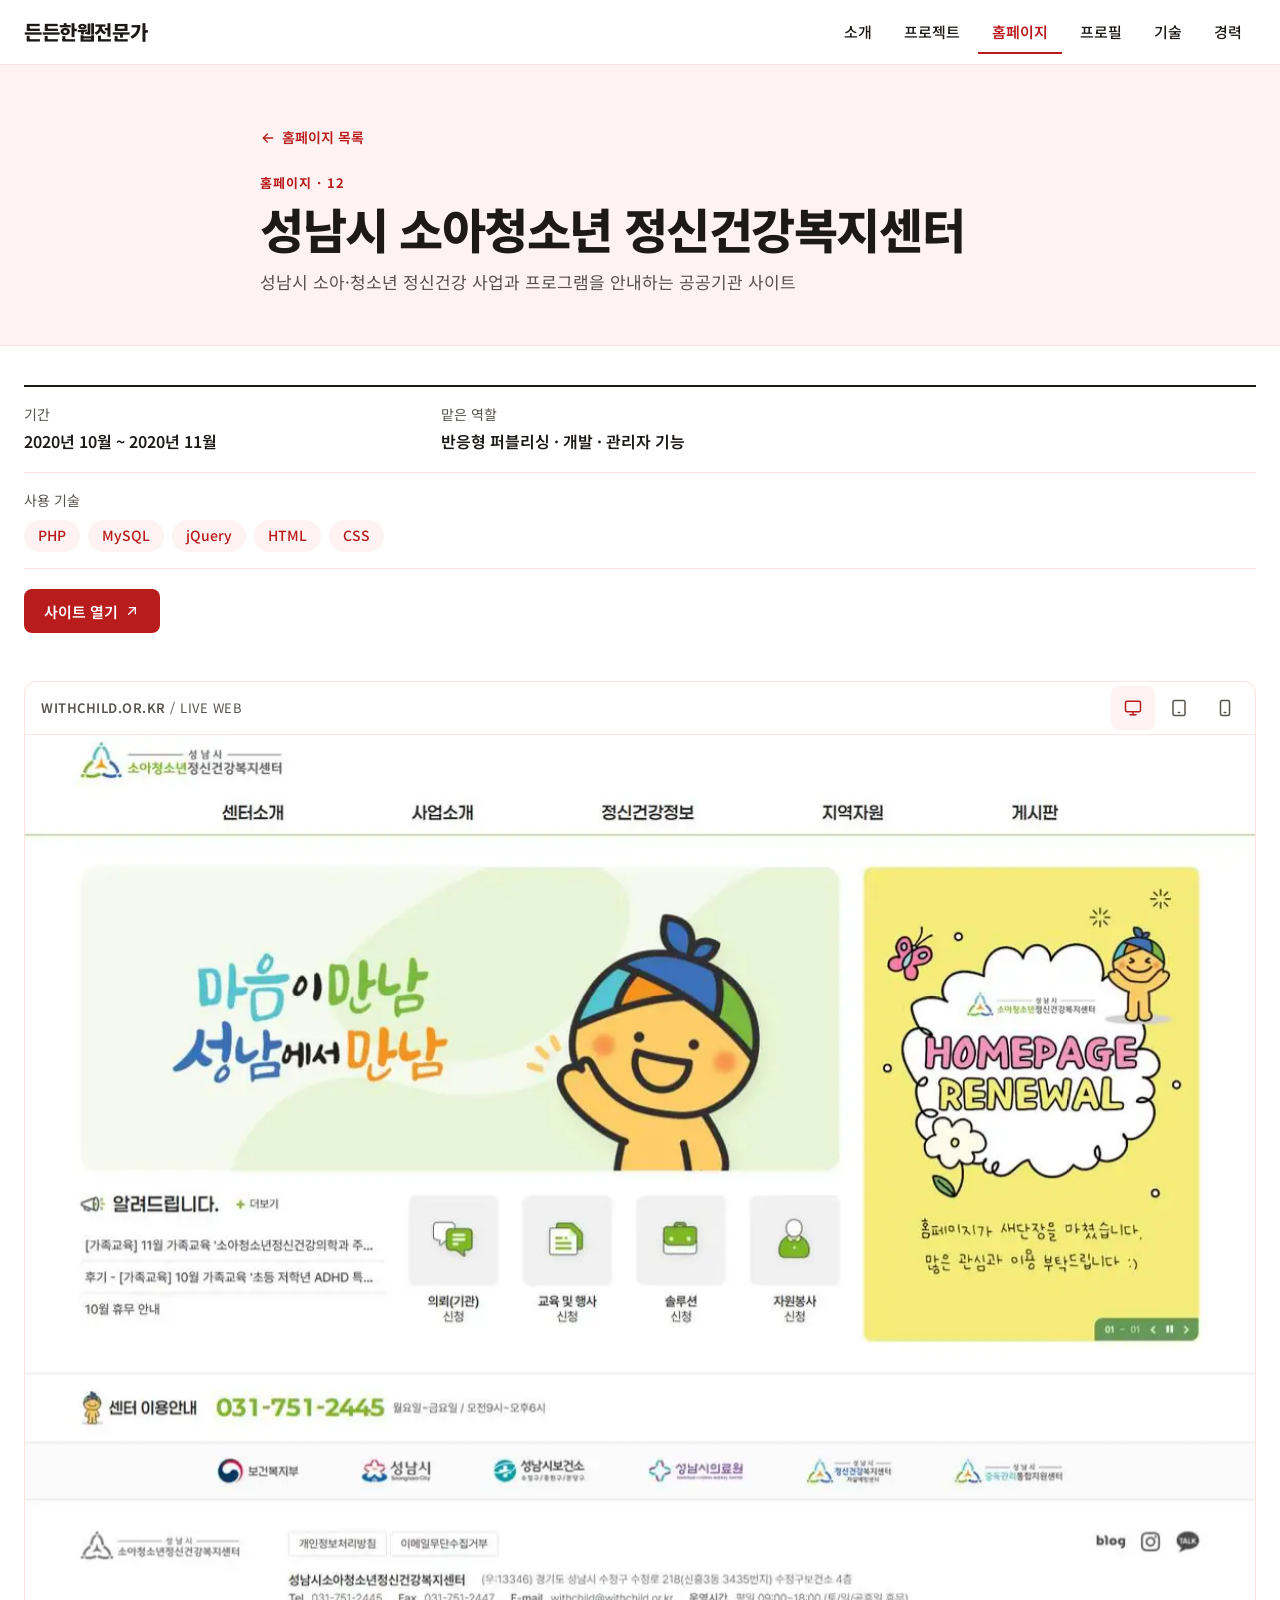
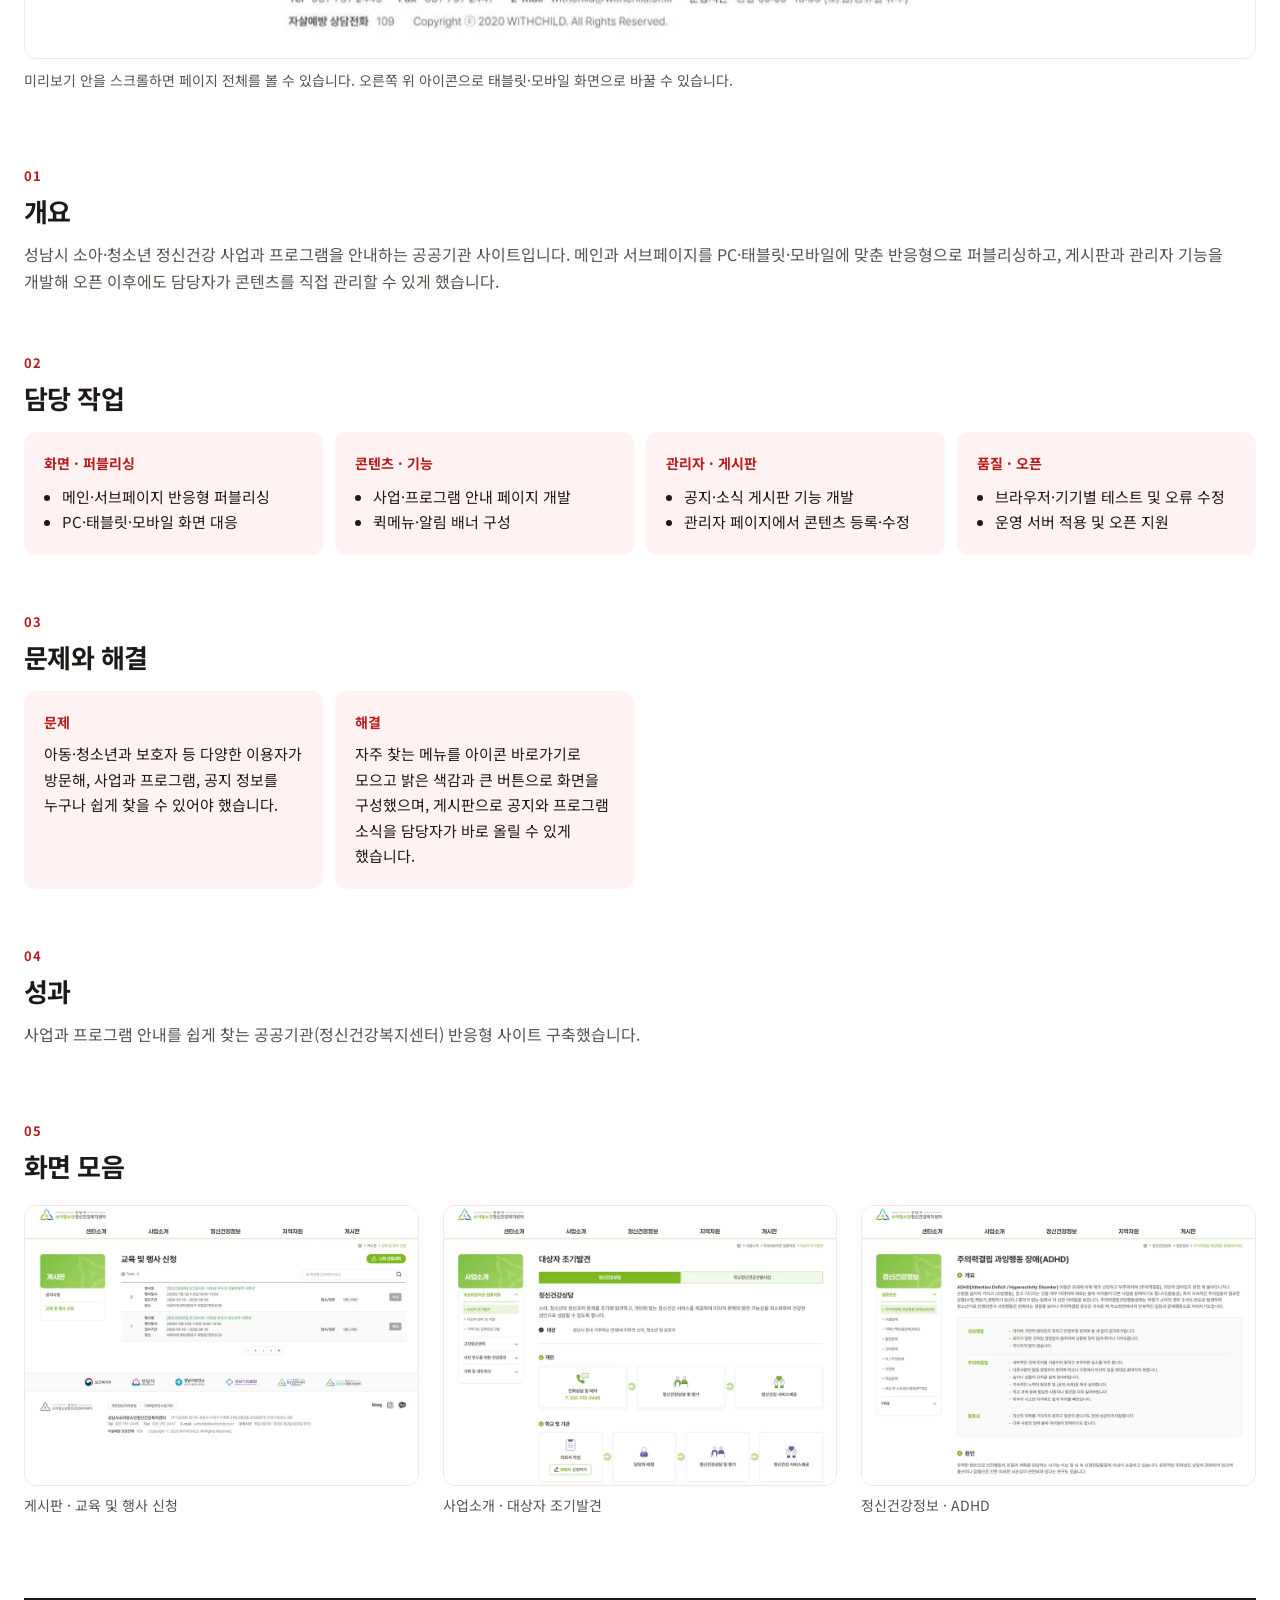
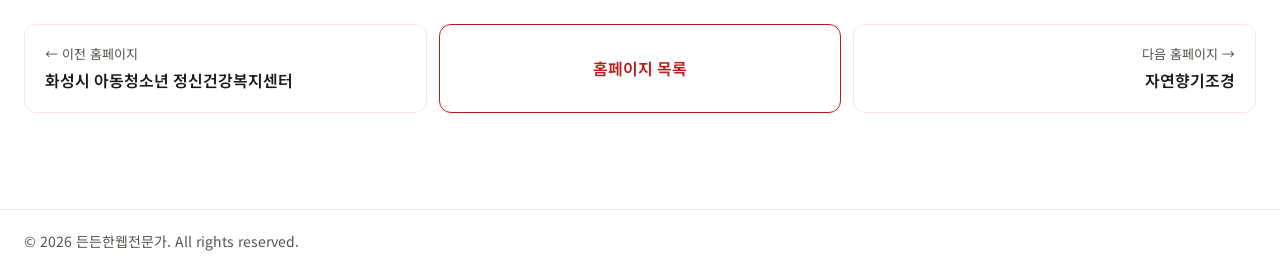
<file: projects/withchild.html>
<!doctype html>
<html lang="ko">
<head>
<meta charset="utf-8">
<meta name="viewport" content="width=device-width, initial-scale=1">
<title>성남시 소아청소년 정신건강복지센터 · 든든한웹전문가</title>
<meta name="description" content="성남시 소아·청소년 정신건강 사업과 프로그램을 안내하는 공공기관 사이트">
<link rel="preconnect" href="https://fonts.googleapis.com">
<link rel="preconnect" href="https://fonts.gstatic.com" crossorigin>
<link rel="stylesheet" href="https://fonts.googleapis.com/css2?family=Noto+Sans+KR:wght@400;500;600;700;800&amp;display=swap">
<link rel="icon" href="../images/favicon/favicon.svg" type="image/svg+xml">
<link rel="icon" href="../images/favicon/favicon-32.png" sizes="32x32" type="image/png">
<link rel="icon" href="../images/favicon/favicon-16.png" sizes="16x16" type="image/png">
<link rel="apple-touch-icon" href="../images/favicon/apple-touch-icon.png">
<link rel="stylesheet" href="../css/style.css">
</head>
<body>
<div class="pf" style="background:#FFFFFF;color:#1C1917;font-size:16px;line-height:1.7">

<header data-header style="position:sticky;top:0;z-index:30;background:#FFFFFF;border-bottom:1px solid #FEE2E2">
  <div style="max-width:1280px;margin:0 auto;padding:0 clamp(16px,3vw,24px);height:clamp(60px,5vw,72px);display:flex;align-items:center;justify-content:space-between;gap:16px">
    <a href="../index.html" aria-label="든든한웹전문가, 메인으로" style="display:inline-flex;align-items:center;min-height:44px;text-decoration:none;color:#1C1917">
      <span style="font-weight:800;font-size:20px;letter-spacing:-0.02em">든든한웹전문가</span>
    </a>
    <span class="show-desk">
      <nav aria-label="주 메뉴">
        <ul style="display:flex;align-items:center;gap:4px;list-style:none;margin:0;padding:0">
          <li><a href="../index.html#about" class="pf-nav__link" style="display:inline-flex;align-items:center;min-height:44px;padding:0 14px;font-size:15px;font-weight:500;color:#1C1917;text-decoration:none">소개</a></li>
          <li><a href="../index.html#projects" class="pf-nav__link" style="display:inline-flex;align-items:center;min-height:44px;padding:0 14px;font-size:15px;font-weight:500;color:#1C1917;text-decoration:none">프로젝트</a></li>
          <li><a href="../index.html#all-projects" class="pf-nav__link" aria-current="page" style="display:inline-flex;align-items:center;min-height:44px;padding:0 14px;font-size:15px;font-weight:600;color:#B91C1C;text-decoration:none;box-shadow:inset 0 -2px 0 #B91C1C">홈페이지</a></li>
          <li><a href="../index.html#work" class="pf-nav__link" style="display:inline-flex;align-items:center;min-height:44px;padding:0 14px;font-size:15px;font-weight:500;color:#1C1917;text-decoration:none">프로필</a></li>
          <li><a href="../index.html#skills" class="pf-nav__link" style="display:inline-flex;align-items:center;min-height:44px;padding:0 14px;font-size:15px;font-weight:500;color:#1C1917;text-decoration:none">기술</a></li>
          <li><a href="../index.html#career" class="pf-nav__link" style="display:inline-flex;align-items:center;min-height:44px;padding:0 14px;font-size:15px;font-weight:500;color:#1C1917;text-decoration:none">경력</a></li>
        </ul>
      </nav>
    </span>
    <span class="show-mob">
      <button type="button" class="pf-icon-btn" aria-label="메뉴 열기" aria-expanded="false" data-action="menu" style="width:44px;height:44px;display:inline-flex;align-items:center;justify-content:center;border:1px solid #FEE2E2;border-radius:8px;background:#FFFFFF;color:#1C1917">
        <span class="mi-closed">
          <svg width="22" height="22" viewBox="0 0 24 24" fill="none" stroke="currentColor" stroke-width="2" stroke-linecap="round" aria-hidden="true"><path d="M4 7h16"></path><path d="M4 12h16"></path><path d="M4 17h16"></path></svg>
        </span>
        <span class="mi-open">
          <svg width="22" height="22" viewBox="0 0 24 24" fill="none" stroke="currentColor" stroke-width="2" stroke-linecap="round" aria-hidden="true"><path d="M6 6l12 12"></path><path d="M18 6L6 18"></path></svg>
        </span>
      </button>
    </span>
  </div>
  <div class="mob-menu">
    <nav aria-label="모바일 메뉴" style="border-top:1px solid #FEE2E2;background:#FFFFFF;padding:8px 16px 20px">
      <ul style="list-style:none;margin:0;padding:0;display:flex;flex-direction:column">
        <li><a href="../index.html#about" style="display:flex;align-items:center;min-height:52px;padding:0 4px;border-bottom:1px solid #FEE2E2;font-size:17px;font-weight:500;color:#1C1917;text-decoration:none">소개</a></li>
        <li><a href="../index.html#projects" style="display:flex;align-items:center;min-height:52px;padding:0 4px;border-bottom:1px solid #FEE2E2;font-size:17px;font-weight:500;color:#1C1917;text-decoration:none">프로젝트</a></li>
        <li><a href="../index.html#all-projects" aria-current="page" style="display:flex;align-items:center;min-height:52px;padding:0 4px;border-bottom:1px solid #FEE2E2;font-size:17px;font-weight:600;color:#B91C1C;text-decoration:none">홈페이지</a></li>
        <li><a href="../index.html#work" style="display:flex;align-items:center;min-height:52px;padding:0 4px;border-bottom:1px solid #FEE2E2;font-size:17px;font-weight:500;color:#1C1917;text-decoration:none">프로필</a></li>
        <li><a href="../index.html#skills" style="display:flex;align-items:center;min-height:52px;padding:0 4px;border-bottom:1px solid #FEE2E2;font-size:17px;font-weight:500;color:#1C1917;text-decoration:none">기술</a></li>
        <li><a href="../index.html#career" style="display:flex;align-items:center;min-height:52px;padding:0 4px;font-size:17px;font-weight:500;color:#1C1917;text-decoration:none">경력</a></li>
      </ul>
    </nav>
  </div>
</header>

<main>
  <!-- 1. 머리 영역 -->
  <div style="background:#FEF2F2;border-bottom:1px solid #FEE2E2">
    <div style="max-width:808px;margin:0 auto;padding:clamp(32px,4vw,56px) clamp(16px,3vw,24px) clamp(32px,4vw,48px)">
      <a href="../index.html#all-projects" class="pf-link" style="display:inline-flex;align-items:center;gap:6px;min-height:44px;font-size:14px;font-weight:600;color:#B91C1C;text-decoration:none">
        <svg width="16" height="16" viewBox="0 0 24 24" fill="none" stroke="currentColor" stroke-width="2" stroke-linecap="round" stroke-linejoin="round" aria-hidden="true"><path d="M19 12H5"></path><path d="M11 6l-6 6 6 6"></path></svg>홈페이지 목록</a>
      <p style="margin:12px 0 0;font-size:13px;font-weight:700;letter-spacing:.08em;color:#B91C1C">홈페이지 · 12</p>
      <h1 style="margin:4px 0 0;font-size:clamp(32px,4vw,48px);font-weight:800;line-height:1.25;letter-spacing:-0.03em;white-space:nowrap;overflow:hidden;text-overflow:ellipsis" title="성남시 소아청소년 정신건강복지센터">성남시 소아청소년 정신건강복지센터</h1>
      <p style="margin:10px 0 0;font-size:17px;color:#57534E">성남시 소아·청소년 정신건강 사업과 프로그램을 안내하는 공공기관 사이트</p>
    </div>
  </div>

  <!-- 2. 요약 정보 -->
  <div style="max-width:1280px;margin:0 auto;padding:clamp(28px,3vw,40px) clamp(16px,3vw,24px) 0">
    <dl style="margin:0;display:flex;flex-wrap:wrap;gap:0;border-top:2px solid #1C1917">
      <div style="flex:1 1 220px;padding:16px 24px 16px 0;border-bottom:1px solid #FEE2E2"><dt style="font-size:14px;color:#57534E">기간</dt><dd style="margin:2px 0 0;font-weight:600">2020년 10월 ~ 2020년 11월</dd></div>
      <div style="flex:2 1 420px;padding:16px 0;border-bottom:1px solid #FEE2E2"><dt style="font-size:14px;color:#57534E">맡은 역할</dt><dd style="margin:2px 0 0;font-weight:600">반응형 퍼블리싱 · 개발 · 관리자 기능</dd></div>
      <div style="flex:1 1 100%;padding:16px 0;border-bottom:1px solid #FEE2E2"><dt style="font-size:14px;color:#57534E">사용 기술</dt>
        <dd style="margin:8px 0 0"><ul style="list-style:none;margin:0;padding:0;display:flex;flex-wrap:wrap;gap:8px">
          <li style="display:inline-flex;align-items:center;height:32px;padding:0 14px;border-radius:999px;background:#FEF2F2;color:#B91C1C;font-size:14px;font-weight:500">PHP</li>
          <li style="display:inline-flex;align-items:center;height:32px;padding:0 14px;border-radius:999px;background:#FEF2F2;color:#B91C1C;font-size:14px;font-weight:500">MySQL</li>
          <li style="display:inline-flex;align-items:center;height:32px;padding:0 14px;border-radius:999px;background:#FEF2F2;color:#B91C1C;font-size:14px;font-weight:500">jQuery</li>
          <li style="display:inline-flex;align-items:center;height:32px;padding:0 14px;border-radius:999px;background:#FEF2F2;color:#B91C1C;font-size:14px;font-weight:500">HTML</li>
          <li style="display:inline-flex;align-items:center;height:32px;padding:0 14px;border-radius:999px;background:#FEF2F2;color:#B91C1C;font-size:14px;font-weight:500">CSS</li>
        </ul></dd></div>
    </dl>
    <div style="display:flex;flex-wrap:wrap;gap:8px;margin-top:20px">
      <a href="http://withchild.or.kr/" target="_blank" rel="noopener" class="pf-btn--primary" style="display:inline-flex;align-items:center;gap:6px;min-height:44px;padding:0 20px;border-radius:8px;background:#B91C1C;color:#FFFFFF;font-size:15px;font-weight:600;text-decoration:none">사이트 열기
        <svg width="16" height="16" viewBox="0 0 24 24" fill="none" stroke="currentColor" stroke-width="2" stroke-linecap="round" stroke-linejoin="round" aria-hidden="true"><path d="M7 17L17 7"></path><path d="M8 7h9v9"></path></svg></a>
    </div>
  </div>

  <!-- 3. 대표 화면 (PC·모바일 미리보기) -->
  <div style="max-width:1280px;margin:0 auto;padding:clamp(32px,4vw,48px) clamp(16px,3vw,24px) 0">
    <div data-device="desktop" style="border:1px solid #FEE2E2;border-radius:12px;overflow:hidden;background:#FFFFFF">
      <div style="display:flex;align-items:center;justify-content:space-between;gap:12px;padding:4px 8px 4px 16px;border-bottom:1px solid #FEE2E2">
        <span style="font-size:13px;font-weight:600;color:#57534E;letter-spacing:.04em;white-space:nowrap;overflow:hidden;text-overflow:ellipsis">WITHCHILD.OR.KR <span style="font-weight:400">/ LIVE WEB</span></span>
        <div role="group" aria-label="미리보기 기기" style="display:flex;gap:2px">
          <span class="dv dv-desktop"><button type="button" aria-label="데스크톱 화면" aria-pressed="true" style="width:44px;height:44px;border:0;border-radius:8px;background:#FEF2F2;color:#B91C1C;display:inline-flex;align-items:center;justify-content:center"><svg width="18" height="18" viewBox="0 0 24 24" fill="none" stroke="currentColor" stroke-width="2" stroke-linecap="round" stroke-linejoin="round" aria-hidden="true"><rect x="2" y="3" width="20" height="14" rx="2"></rect><path d="M8 21h8"></path><path d="M12 17v4"></path></svg></button></span>
          <span class="dv dvx-desktop"><button type="button" class="pf-icon-btn" aria-label="데스크톱 화면" aria-pressed="false" data-device-set="desktop" style="width:44px;height:44px;border:0;border-radius:8px;background:#FFFFFF;color:#57534E;display:inline-flex;align-items:center;justify-content:center"><svg width="18" height="18" viewBox="0 0 24 24" fill="none" stroke="currentColor" stroke-width="2" stroke-linecap="round" stroke-linejoin="round" aria-hidden="true"><rect x="2" y="3" width="20" height="14" rx="2"></rect><path d="M8 21h8"></path><path d="M12 17v4"></path></svg></button></span>
          <span class="dv dv-tablet"><button type="button" aria-label="태블릿 화면" aria-pressed="true" style="width:44px;height:44px;border:0;border-radius:8px;background:#FEF2F2;color:#B91C1C;display:inline-flex;align-items:center;justify-content:center"><svg width="18" height="18" viewBox="0 0 24 24" fill="none" stroke="currentColor" stroke-width="2" stroke-linecap="round" stroke-linejoin="round" aria-hidden="true"><rect x="4" y="2" width="16" height="20" rx="2"></rect><path d="M11 18h2"></path></svg></button></span>
          <span class="dv dvx-tablet"><button type="button" class="pf-icon-btn" aria-label="태블릿 화면" aria-pressed="false" data-device-set="tablet" style="width:44px;height:44px;border:0;border-radius:8px;background:#FFFFFF;color:#57534E;display:inline-flex;align-items:center;justify-content:center"><svg width="18" height="18" viewBox="0 0 24 24" fill="none" stroke="currentColor" stroke-width="2" stroke-linecap="round" stroke-linejoin="round" aria-hidden="true"><rect x="4" y="2" width="16" height="20" rx="2"></rect><path d="M11 18h2"></path></svg></button></span>
          <span class="dv dv-mobile"><button type="button" aria-label="모바일 화면" aria-pressed="true" style="width:44px;height:44px;border:0;border-radius:8px;background:#FEF2F2;color:#B91C1C;display:inline-flex;align-items:center;justify-content:center"><svg width="18" height="18" viewBox="0 0 24 24" fill="none" stroke="currentColor" stroke-width="2" stroke-linecap="round" stroke-linejoin="round" aria-hidden="true"><rect x="6" y="2" width="12" height="20" rx="2"></rect><path d="M11 18h2"></path></svg></button></span>
          <span class="dv dvx-mobile"><button type="button" class="pf-icon-btn" aria-label="모바일 화면" aria-pressed="false" data-device-set="mobile" style="width:44px;height:44px;border:0;border-radius:8px;background:#FFFFFF;color:#57534E;display:inline-flex;align-items:center;justify-content:center"><svg width="18" height="18" viewBox="0 0 24 24" fill="none" stroke="currentColor" stroke-width="2" stroke-linecap="round" stroke-linejoin="round" aria-hidden="true"><rect x="6" y="2" width="12" height="20" rx="2"></rect><path d="M11 18h2"></path></svg></button></span>
        </div>
      </div>
      <span class="dv dv-desktop">
        <div tabindex="0" aria-label="성남시 소아청소년 정신건강복지센터 데스크톱 화면, 스크롤 가능" style="aspect-ratio:4/3;height:auto;overflow-y:auto;background:#FEF2F2"><img src="../images/withchild-pc.webp" alt="성남시 소아청소년 정신건강복지센터 데스크톱 전체 화면" style="display:block;width:100%"></div>
      </span>
      <span class="dv dv-tablet">
        <div style="background:#FEF2F2;display:flex;justify-content:center;padding:24px 16px"><div tabindex="0" aria-label="성남시 소아청소년 정신건강복지센터 태블릿 화면, 스크롤 가능" style="width:min(100%,500px);aspect-ratio:500/660;height:auto;border:10px solid #1C1917;border-radius:22px;overflow-y:auto;background:#FFFFFF"><img src="../images/withchild-tablet.webp" alt="성남시 소아청소년 정신건강복지센터 태블릿 전체 화면" style="display:block;width:100%"></div></div>
      </span>
      <span class="dv dv-mobile">
        <div style="background:#FEF2F2;display:flex;justify-content:center;padding:24px 16px"><div tabindex="0" aria-label="성남시 소아청소년 정신건강복지센터 모바일 화면, 스크롤 가능" style="width:min(100%,300px);aspect-ratio:300/631;height:auto;border:8px solid #1C1917;border-radius:28px;overflow-y:auto;background:#FFFFFF"><img src="../images/withchild-mobile.webp" alt="성남시 소아청소년 정신건강복지센터 모바일 전체 화면" style="display:block;width:100%"></div></div>
      </span>
    </div>
    <p style="margin:10px 0 0;font-size:14px;color:#57534E">미리보기 안을 스크롤하면 페이지 전체를 볼 수 있습니다. 오른쪽 위 아이콘으로 태블릿·모바일 화면으로 바꿀 수 있습니다.</p>
  </div>

  <!-- 4~7. 본문 -->
  <div style="max-width:1280px;margin:0 auto;padding:clamp(48px,6vw,72px) clamp(16px,3vw,24px) 0;display:flex;flex-direction:column;gap:clamp(40px,5vw,56px)">
    <section aria-labelledby="d-overview">
      <p style="margin:0 0 6px;font-size:13px;font-weight:700;letter-spacing:.08em;color:#B91C1C">01</p>
      <h2 id="d-overview" style="margin:0;font-size:clamp(22px,2.2vw,26px);font-weight:700;line-height:1.4;letter-spacing:-0.02em">개요</h2>
      <p style="margin:12px 0 0;color:#57534E">성남시 소아·청소년 정신건강 사업과 프로그램을 안내하는 공공기관 사이트입니다. 메인과 서브페이지를 PC·태블릿·모바일에 맞춘 반응형으로 퍼블리싱하고, 게시판과 관리자 기능을 개발해 오픈 이후에도 담당자가 콘텐츠를 직접 관리할 수 있게 했습니다.</p>
    </section>
    <section aria-labelledby="d-work">
      <p style="margin:0 0 6px;font-size:13px;font-weight:700;letter-spacing:.08em;color:#B91C1C">02</p>
      <h2 id="d-work" style="margin:0;font-size:clamp(22px,2.2vw,26px);font-weight:700;line-height:1.4;letter-spacing:-0.02em">담당 작업</h2>
      <div style="margin-top:16px;display:grid;grid-template-columns:repeat(auto-fill,minmax(240px,1fr));gap:12px">
        <div style="background:#FEF2F2;border-radius:12px;padding:20px">
          <p style="margin:0;font-size:14px;font-weight:700;color:#B91C1C">화면 · 퍼블리싱</p>
          <ul style="margin:8px 0 0;padding-left:18px;font-size:15px;color:#1C1917;line-height:1.7">
            <li>메인·서브페이지 반응형 퍼블리싱</li>
            <li>PC·태블릿·모바일 화면 대응</li>
          </ul>
        </div>
        <div style="background:#FEF2F2;border-radius:12px;padding:20px">
          <p style="margin:0;font-size:14px;font-weight:700;color:#B91C1C">콘텐츠 · 기능</p>
          <ul style="margin:8px 0 0;padding-left:18px;font-size:15px;color:#1C1917;line-height:1.7">
            <li>사업·프로그램 안내 페이지 개발</li>
            <li>퀵메뉴·알림 배너 구성</li>
          </ul>
        </div>
        <div style="background:#FEF2F2;border-radius:12px;padding:20px">
          <p style="margin:0;font-size:14px;font-weight:700;color:#B91C1C">관리자 · 게시판</p>
          <ul style="margin:8px 0 0;padding-left:18px;font-size:15px;color:#1C1917;line-height:1.7">
            <li>공지·소식 게시판 기능 개발</li>
            <li>관리자 페이지에서 콘텐츠 등록·수정</li>
          </ul>
        </div>
        <div style="background:#FEF2F2;border-radius:12px;padding:20px">
          <p style="margin:0;font-size:14px;font-weight:700;color:#B91C1C">품질 · 오픈</p>
          <ul style="margin:8px 0 0;padding-left:18px;font-size:15px;color:#1C1917;line-height:1.7">
            <li>브라우저·기기별 테스트 및 오류 수정</li>
            <li>운영 서버 적용 및 오픈 지원</li>
          </ul>
        </div>
      </div>
    </section>
    <section aria-labelledby="d-problem">
      <p style="margin:0 0 6px;font-size:13px;font-weight:700;letter-spacing:.08em;color:#B91C1C">03</p>
      <h2 id="d-problem" style="margin:0;font-size:clamp(22px,2.2vw,26px);font-weight:700;line-height:1.4;letter-spacing:-0.02em">문제와 해결</h2>
      <div style="margin-top:16px;display:grid;grid-template-columns:repeat(auto-fill,minmax(260px,1fr));gap:12px">
        <div style="background:#FEF2F2;border-radius:12px;padding:20px">
          <p style="margin:0;font-size:14px;font-weight:700;color:#B91C1C">문제</p>
          <p style="margin:6px 0 0;font-size:15px;color:#1C1917">아동·청소년과 보호자 등 다양한 이용자가 방문해, 사업과 프로그램, 공지 정보를 누구나 쉽게 찾을 수 있어야 했습니다.</p>
        </div>
        <div style="background:#FEF2F2;border-radius:12px;padding:20px">
          <p style="margin:0;font-size:14px;font-weight:700;color:#B91C1C">해결</p>
          <p style="margin:6px 0 0;font-size:15px;color:#1C1917">자주 찾는 메뉴를 아이콘 바로가기로 모으고 밝은 색감과 큰 버튼으로 화면을 구성했으며, 게시판으로 공지와 프로그램 소식을 담당자가 바로 올릴 수 있게 했습니다.</p>
        </div>
      </div>
    </section>
    <section aria-labelledby="d-result">
      <p style="margin:0 0 6px;font-size:13px;font-weight:700;letter-spacing:.08em;color:#B91C1C">04</p>
      <h2 id="d-result" style="margin:0;font-size:clamp(22px,2.2vw,26px);font-weight:700;line-height:1.4;letter-spacing:-0.02em">성과</h2>
      <p style="margin:12px 0 0;color:#57534E">사업과 프로그램 안내를 쉽게 찾는 공공기관(정신건강복지센터) 반응형 사이트 구축했습니다.</p>
    </section>
  </div>

  <!-- 8. 화면 모음 -->
  <section aria-labelledby="d-screens" style="max-width:1280px;margin:0 auto;padding:clamp(48px,6vw,72px) clamp(16px,3vw,24px) 0">
    <p style="margin:0 0 6px;font-size:13px;font-weight:700;letter-spacing:.08em;color:#B91C1C">05</p>
    <h2 id="d-screens" style="margin:0 0 20px;font-size:clamp(22px,2.2vw,26px);font-weight:700;line-height:1.4;letter-spacing:-0.02em">화면 모음</h2>
    <ul style="list-style:none;margin:0;padding:0;display:grid;grid-template-columns:repeat(auto-fill,minmax(320px,1fr));gap:24px;align-items:start">
      <li><figure style="margin:0"><img src="../images/withchild-screen-1.webp" alt="성남시 소아청소년 정신건강복지센터 화면: 게시판 · 교육 및 행사 신청" loading="lazy" style="display:block;width:100%;aspect-ratio:1654/1178;object-fit:cover;object-position:top;border:1px solid #FEE2E2;border-radius:12px"><figcaption style="margin-top:8px;font-size:14px;color:#57534E">게시판 · 교육 및 행사 신청</figcaption></figure></li>
      <li><figure style="margin:0"><img src="../images/withchild-screen-2.webp" alt="성남시 소아청소년 정신건강복지센터 화면: 사업소개 · 대상자 조기발견" loading="lazy" style="display:block;width:100%;aspect-ratio:1654/1178;object-fit:cover;object-position:top;border:1px solid #FEE2E2;border-radius:12px"><figcaption style="margin-top:8px;font-size:14px;color:#57534E">사업소개 · 대상자 조기발견</figcaption></figure></li>
      <li><figure style="margin:0"><img src="../images/withchild-screen-3.webp" alt="성남시 소아청소년 정신건강복지센터 화면: 정신건강정보 · ADHD" loading="lazy" style="display:block;width:100%;aspect-ratio:1654/1178;object-fit:cover;object-position:top;border:1px solid #FEE2E2;border-radius:12px"><figcaption style="margin-top:8px;font-size:14px;color:#57534E">정신건강정보 · ADHD</figcaption></figure></li>
    </ul>
  </section>

  <!-- 9. 하단 이동 -->
  <nav aria-label="다른 프로젝트" style="max-width:1280px;margin:0 auto;padding:clamp(56px,7vw,80px) clamp(16px,3vw,24px) clamp(64px,8vw,96px)">
    <div style="display:grid;grid-template-columns:repeat(auto-fit,minmax(240px,1fr));gap:12px;border-top:2px solid #1C1917;padding-top:24px">
      <a href="hsmind.html" class="pf-card" style="display:flex;flex-direction:column;gap:2px;padding:18px 20px;border:1px solid #FEE2E2;border-radius:12px;text-decoration:none;color:#1C1917;min-width:0">
        <span style="font-size:13px;color:#57534E">← 이전 홈페이지</span><span style="max-width:100%;font-weight:600;white-space:nowrap;overflow:hidden;text-overflow:ellipsis">화성시 아동청소년 정신건강복지센터</span></a>
      <a href="../index.html#all-projects" class="pf-btn--secondary" style="display:flex;align-items:center;justify-content:center;gap:6px;padding:18px 20px;border:1px solid #B91C1C;border-radius:12px;text-decoration:none;color:#B91C1C;font-weight:600;background:#FFFFFF">홈페이지 목록</a>
      <a href="jhgarden.html" class="pf-card" style="display:flex;flex-direction:column;align-items:flex-end;gap:2px;padding:18px 20px;border:1px solid #FEE2E2;border-radius:12px;text-decoration:none;color:#1C1917;text-align:right;min-width:0">
        <span style="font-size:13px;color:#57534E">다음 홈페이지 →</span><span style="max-width:100%;font-weight:600;white-space:nowrap;overflow:hidden;text-overflow:ellipsis">자연향기조경</span></a>
    </div>
  </nav>
</main>

<footer style="border-top:1px solid #FEE2E2;background:#FFFFFF">
  <div style="max-width:1280px;margin:0 auto;padding:20px clamp(16px,3vw,24px);display:flex;flex-wrap:wrap;align-items:center;justify-content:space-between;gap:8px;font-size:14px;color:#57534E">
    <p style="margin:0">© 2026 든든한웹전문가. All rights reserved.</p>
  </div>
</footer>
</div>
<script src="../js/main.js"></script>
</body>
</html>
</file>
<file: css/style.css>
/* =========================================================
   든든한웹전문가 포트폴리오 — 공통 스타일
   화면 기준: 모바일 < 768px ≤ 태블릿 < 1024px ≤ PC
   ========================================================= */
html{scroll-behavior:smooth}
body{margin:0;background:#FFFFFF}
a{color:#B91C1C}a:hover{color:#991B1B}
img{max-width:100%}
.pf,.pf *{box-sizing:border-box}
.pf{font-family:"Pretendard","Noto Sans KR",-apple-system,BlinkMacSystemFont,"Segoe UI","Malgun Gothic",sans-serif;word-break:keep-all;-webkit-font-smoothing:antialiased}
.pf a,.pf button{transition:background-color .18s ease,color .18s ease,border-color .18s ease,box-shadow .18s ease}
.pf button{font-family:inherit;cursor:pointer}
.pf :focus-visible{outline:2px solid #B91C1C;outline-offset:2px}
.pf .pf-on-accent :focus-visible{outline-color:#FFFFFF}

/* hover */
.pf-btn--primary:hover{background:#991B1B !important}
.pf-btn--secondary:hover,.pf-btn--white:hover,.pf-icon-btn:hover{background:#FEF2F2 !important}
.pf-nav__link:hover{color:#B91C1C !important}
.pf-link:hover{color:#991B1B !important}
.pf-link-white:hover{color:#FEE2E2 !important}
.pf-card:hover{box-shadow:0 8px 24px rgba(28,25,23,.08)}
.pf-top-btn:hover{background:#B91C1C !important;color:#FFFFFF !important}
.pf-list__item:hover{background:#FEF2F2 !important}
.pf-chip:hover{border-color:#B91C1C !important}
@media (prefers-reduced-motion:reduce){html{scroll-behavior:auto}.pf *{transition:none !important}}

/* ---------- 화면 폭에 따라 보이기/숨기기 ---------- */
.show-desk,.show-wide{display:contents}
.show-mob,.show-narrow{display:none}
@media (max-width:1023.98px){.show-wide{display:none}.show-narrow{display:contents}}
@media (max-width:767.98px){.show-desk{display:none}.show-mob{display:contents}}

/* ---------- 모바일 메뉴 ---------- */
.mi-closed{display:contents}.mi-open{display:none}
.menu-open .mi-closed{display:none}.menu-open .mi-open{display:contents}
.mob-menu{display:none}
@media (max-width:767.98px){.menu-open .mob-menu{display:block}}

/* ---------- 선택 상태(메뉴 활성, 프로젝트 선택) ---------- */
.sw-off{display:contents}.sw-on{display:none}
.is-on>.sw-on{display:contents}.is-on>.sw-off{display:none}

/* ---------- 슬라이드 / 프로젝트 패널 ---------- */
.slide{display:none}.slide.is-cur{display:block}
.panel{display:none}.panel.is-cur{display:block}

/* ---------- PC·태블릿·모바일 미리보기 ---------- */
.dv{display:contents}
[data-device]:not([data-device="desktop"]) .dv-desktop,
[data-device]:not([data-device="tablet"]) .dv-tablet,
[data-device]:not([data-device="mobile"]) .dv-mobile,
[data-device="desktop"] .dvx-desktop,
[data-device="tablet"] .dvx-tablet,
[data-device="mobile"] .dvx-mobile{display:none}
</file>
